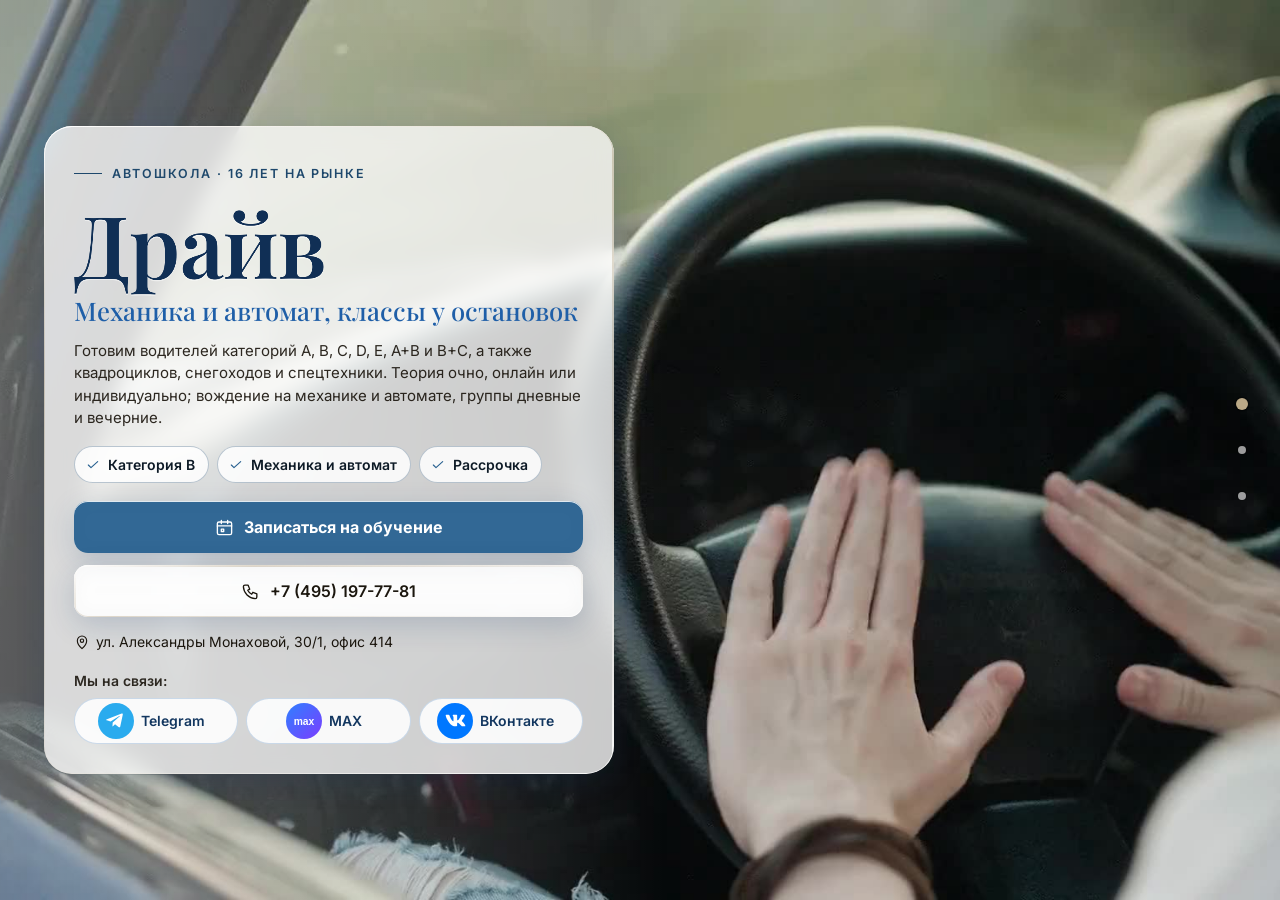
<file: index.html>
<!DOCTYPE html>
<html lang="ru" data-theme="light">
<head>
<meta charset="utf-8">
<meta name="viewport" content="width=device-width, initial-scale=1, viewport-fit=cover">
<title>Автошкола «Драйв» в Москве — права категории B, 40 филиалов, от 30 000 ₽</title>
<meta name="description" content="Автошкола «Драйв» в Москве: категории A, B, C, D, E, A+B, B+C, онлайн-теория, рассрочка без переплат, 40 филиалов. Категория B от 30 000 ₽. Телефон +7 495 197-77-81.">
<meta name="robots" content="noindex, nofollow, noarchive">
<meta name="geo.region" content="RU-SPE">
<meta name="geo.placename" content="Санкт-Петербург">
<meta name="geo.position" content="59.8944504;30.4585142">
<meta name="ICBM" content="59.8944504, 30.4585142">
<meta property="og:type" content="website">
<meta property="og:locale" content="ru_RU">
<meta property="og:site_name" content="Автошкола «Драйв»">
<meta property="og:title" content="Автошкола «Драйв» в Москве — права категории B, 40 филиалов, от 30 000 ₽">
<meta property="og:description" content="Автошкола «Драйв» в Москве: категории A, B, C, D, E, A+B, B+C, онлайн-теория, рассрочка без переплат, 40 филиалов. Категория B от 30 000 ₽. Телефон +7 495 197-77-81.">
<meta name="twitter:card" content="summary_large_image">
<meta name="twitter:title" content="Автошкола «Драйв» в Москве — права категории B, 40 филиалов, от 30 000 ₽">
<meta name="twitter:description" content="Автошкола «Драйв» в Москве: категории A, B, C, D, E, A+B, B+C, онлайн-теория, рассрочка без переплат, 40 филиалов. Категория B от 30 000 ₽. Телефон +7 495 197-77-81.">
<meta name="theme-color" content="#f0f8fe">
<link rel="icon" href="data:image/svg+xml,%3Csvg%20xmlns%3D%22http%3A//www.w3.org/2000/svg%22%20viewBox%3D%220%200%2064%2064%22%3E%3Crect%20width%3D%2264%22%20height%3D%2264%22%20rx%3D%2214%22%20fill%3D%22%231f5fa8%22/%3E%3Ccircle%20cx%3D%2232%22%20cy%3D%2232%22%20r%3D%2217%22%20fill%3D%22none%22%20stroke%3D%22%23fff%22%20stroke-width%3D%225%22/%3E%3Ccircle%20cx%3D%2232%22%20cy%3D%2232%22%20r%3D%225%22%20fill%3D%22%23ffc54d%22/%3E%3C/svg%3E">
<script>document.documentElement.classList.add('js');try{var _i=parseInt(localStorage.getItem('nb_fs2'),10),_f=[1,1.15,1.3,1.5][_i];if(_f)document.documentElement.style.setProperty('--fs',_f)}catch(e){}</script>
<style id="hero-timing">:root{--hero-d:1.2s}</style>
<link rel="preload" as="image" href="img/hero-poster.jpg" fetchpriority="high">
<!-- шрифты лежат внутри сайта: Google Fonts у российской аудитории режется -->
<style>
@font-face{font-family:'Inter';font-style:normal;font-weight:400;font-display:swap;src:url(assets/fonts/inter-400-cyrillic-ext.woff2) format('woff2');unicode-range:U+0460-052F, U+1C80-1C8A, U+20B4, U+2DE0-2DFF, U+A640-A69F, U+FE2E-FE2F}
@font-face{font-family:'Inter';font-style:normal;font-weight:400;font-display:swap;src:url(assets/fonts/inter-400-cyrillic.woff2) format('woff2');unicode-range:U+0301, U+0400-045F, U+0490-0491, U+04B0-04B1, U+2116}
@font-face{font-family:'Inter';font-style:normal;font-weight:400;font-display:swap;src:url(assets/fonts/inter-400-latin-ext.woff2) format('woff2');unicode-range:U+0100-02BA, U+02BD-02C5, U+02C7-02CC, U+02CE-02D7, U+02DD-02FF, U+0304, U+0308, U+0329, U+1D00-1DBF, U+1E00-1E9F, U+1EF2-1EFF, U+2020, U+20A0-20AB, U+20AD-20C0, U+2113, U+2C60-2C7F, U+A720-A7FF}
@font-face{font-family:'Inter';font-style:normal;font-weight:400;font-display:swap;src:url(assets/fonts/inter-400-latin.woff2) format('woff2');unicode-range:U+0000-00FF, U+0131, U+0152-0153, U+02BB-02BC, U+02C6, U+02DA, U+02DC, U+0304, U+0308, U+0329, U+2000-206F, U+20AC, U+2122, U+2191, U+2193, U+2212, U+2215, U+FEFF, U+FFFD}
@font-face{font-family:'Inter';font-style:normal;font-weight:500;font-display:swap;src:url(assets/fonts/inter-500-cyrillic-ext.woff2) format('woff2');unicode-range:U+0460-052F, U+1C80-1C8A, U+20B4, U+2DE0-2DFF, U+A640-A69F, U+FE2E-FE2F}
@font-face{font-family:'Inter';font-style:normal;font-weight:500;font-display:swap;src:url(assets/fonts/inter-500-cyrillic.woff2) format('woff2');unicode-range:U+0301, U+0400-045F, U+0490-0491, U+04B0-04B1, U+2116}
@font-face{font-family:'Inter';font-style:normal;font-weight:500;font-display:swap;src:url(assets/fonts/inter-500-latin-ext.woff2) format('woff2');unicode-range:U+0100-02BA, U+02BD-02C5, U+02C7-02CC, U+02CE-02D7, U+02DD-02FF, U+0304, U+0308, U+0329, U+1D00-1DBF, U+1E00-1E9F, U+1EF2-1EFF, U+2020, U+20A0-20AB, U+20AD-20C0, U+2113, U+2C60-2C7F, U+A720-A7FF}
@font-face{font-family:'Inter';font-style:normal;font-weight:500;font-display:swap;src:url(assets/fonts/inter-500-latin.woff2) format('woff2');unicode-range:U+0000-00FF, U+0131, U+0152-0153, U+02BB-02BC, U+02C6, U+02DA, U+02DC, U+0304, U+0308, U+0329, U+2000-206F, U+20AC, U+2122, U+2191, U+2193, U+2212, U+2215, U+FEFF, U+FFFD}
@font-face{font-family:'Inter';font-style:normal;font-weight:600;font-display:swap;src:url(assets/fonts/inter-600-cyrillic-ext.woff2) format('woff2');unicode-range:U+0460-052F, U+1C80-1C8A, U+20B4, U+2DE0-2DFF, U+A640-A69F, U+FE2E-FE2F}
@font-face{font-family:'Inter';font-style:normal;font-weight:600;font-display:swap;src:url(assets/fonts/inter-600-cyrillic.woff2) format('woff2');unicode-range:U+0301, U+0400-045F, U+0490-0491, U+04B0-04B1, U+2116}
@font-face{font-family:'Inter';font-style:normal;font-weight:600;font-display:swap;src:url(assets/fonts/inter-600-latin-ext.woff2) format('woff2');unicode-range:U+0100-02BA, U+02BD-02C5, U+02C7-02CC, U+02CE-02D7, U+02DD-02FF, U+0304, U+0308, U+0329, U+1D00-1DBF, U+1E00-1E9F, U+1EF2-1EFF, U+2020, U+20A0-20AB, U+20AD-20C0, U+2113, U+2C60-2C7F, U+A720-A7FF}
@font-face{font-family:'Inter';font-style:normal;font-weight:600;font-display:swap;src:url(assets/fonts/inter-600-latin.woff2) format('woff2');unicode-range:U+0000-00FF, U+0131, U+0152-0153, U+02BB-02BC, U+02C6, U+02DA, U+02DC, U+0304, U+0308, U+0329, U+2000-206F, U+20AC, U+2122, U+2191, U+2193, U+2212, U+2215, U+FEFF, U+FFFD}
@font-face{font-family:'Inter';font-style:normal;font-weight:700;font-display:swap;src:url(assets/fonts/inter-700-cyrillic-ext.woff2) format('woff2');unicode-range:U+0460-052F, U+1C80-1C8A, U+20B4, U+2DE0-2DFF, U+A640-A69F, U+FE2E-FE2F}
@font-face{font-family:'Inter';font-style:normal;font-weight:700;font-display:swap;src:url(assets/fonts/inter-700-cyrillic.woff2) format('woff2');unicode-range:U+0301, U+0400-045F, U+0490-0491, U+04B0-04B1, U+2116}
@font-face{font-family:'Inter';font-style:normal;font-weight:700;font-display:swap;src:url(assets/fonts/inter-700-latin-ext.woff2) format('woff2');unicode-range:U+0100-02BA, U+02BD-02C5, U+02C7-02CC, U+02CE-02D7, U+02DD-02FF, U+0304, U+0308, U+0329, U+1D00-1DBF, U+1E00-1E9F, U+1EF2-1EFF, U+2020, U+20A0-20AB, U+20AD-20C0, U+2113, U+2C60-2C7F, U+A720-A7FF}
@font-face{font-family:'Inter';font-style:normal;font-weight:700;font-display:swap;src:url(assets/fonts/inter-700-latin.woff2) format('woff2');unicode-range:U+0000-00FF, U+0131, U+0152-0153, U+02BB-02BC, U+02C6, U+02DA, U+02DC, U+0304, U+0308, U+0329, U+2000-206F, U+20AC, U+2122, U+2191, U+2193, U+2212, U+2215, U+FEFF, U+FFFD}
@font-face{font-family:'Playfair Display';font-style:normal;font-weight:500;font-display:swap;src:url(assets/fonts/playfair-display-500-cyrillic.woff2) format('woff2');unicode-range:U+0301, U+0400-045F, U+0490-0491, U+04B0-04B1, U+2116}
@font-face{font-family:'Playfair Display';font-style:normal;font-weight:500;font-display:swap;src:url(assets/fonts/playfair-display-500-latin-ext.woff2) format('woff2');unicode-range:U+0100-02BA, U+02BD-02C5, U+02C7-02CC, U+02CE-02D7, U+02DD-02FF, U+0304, U+0308, U+0329, U+1D00-1DBF, U+1E00-1E9F, U+1EF2-1EFF, U+2020, U+20A0-20AB, U+20AD-20C0, U+2113, U+2C60-2C7F, U+A720-A7FF}
@font-face{font-family:'Playfair Display';font-style:normal;font-weight:500;font-display:swap;src:url(assets/fonts/playfair-display-500-latin.woff2) format('woff2');unicode-range:U+0000-00FF, U+0131, U+0152-0153, U+02BB-02BC, U+02C6, U+02DA, U+02DC, U+0304, U+0308, U+0329, U+2000-206F, U+20AC, U+2122, U+2191, U+2193, U+2212, U+2215, U+FEFF, U+FFFD}
@font-face{font-family:'Playfair Display';font-style:normal;font-weight:600;font-display:swap;src:url(assets/fonts/playfair-display-600-cyrillic.woff2) format('woff2');unicode-range:U+0301, U+0400-045F, U+0490-0491, U+04B0-04B1, U+2116}
@font-face{font-family:'Playfair Display';font-style:normal;font-weight:600;font-display:swap;src:url(assets/fonts/playfair-display-600-latin-ext.woff2) format('woff2');unicode-range:U+0100-02BA, U+02BD-02C5, U+02C7-02CC, U+02CE-02D7, U+02DD-02FF, U+0304, U+0308, U+0329, U+1D00-1DBF, U+1E00-1E9F, U+1EF2-1EFF, U+2020, U+20A0-20AB, U+20AD-20C0, U+2113, U+2C60-2C7F, U+A720-A7FF}
@font-face{font-family:'Playfair Display';font-style:normal;font-weight:600;font-display:swap;src:url(assets/fonts/playfair-display-600-latin.woff2) format('woff2');unicode-range:U+0000-00FF, U+0131, U+0152-0153, U+02BB-02BC, U+02C6, U+02DA, U+02DC, U+0304, U+0308, U+0329, U+2000-206F, U+20AC, U+2122, U+2191, U+2193, U+2212, U+2215, U+FEFF, U+FFFD}
/* ===== Notary site — generator stylesheet (light warm base, dark theme by toggle) ===== */
:root{
  --p100:#665230; --p90:#97825e; --p80:#bba887; --p70:#c2b9a9; --p50:#dad5ce; --p40:#e0dedb;
  --p30:#eeece9; --p20:#f1f1f0; --p10:#f8f8f8; --n100:#0e0f11; --n90:#3c404b; --n10:#fff;

  --bg:var(--p10); --bg2:var(--p20); --bg3:var(--p30); --card:var(--n10); --text:var(--n100); --muted:var(--n90);
  --line:var(--p50); --line2:var(--p40); --accent:var(--p90); --accent-d:var(--p100); --accent-l:var(--p80); --accent-soft:var(--p30);
  --on-accent:#fff; --shadow:0 1px 10px rgba(51,51,51,.10); --shadow-lg:0 12px 40px rgba(30,24,10,.14);
  --hero-ov1:rgba(14,15,17,.72); --hero-ov2:rgba(14,15,17,.30); --sec-ov:rgba(248,248,248,.72);
  --ok:#2e8b57; --bad:#b4453b;
  /* те же цвета составляющими: rgba() понимают все браузеры, color-mix() — нет */
  --bg-rgb:248,248,248; --card-rgb:255,255,255; --accent-rgb:151,130,94; --ok-rgb:46,139,87;

  --zc:var(--fs); --fs:1; --vwu:calc(1vw / var(--fs)); --vhu:calc(1vh / var(--fs));   /* масштаб текста (А−/А+) и «честные» vw/vh под ним */
  --hdr-h:68px; --bar-h:70px; --vh:calc(100*var(--vhu)); --gap:24px; --radius:14px; --radius-s:10px;
  --font:"Inter",Tahoma,Arial,sans-serif; --serif:"Playfair Display",Georgia,"Times New Roman",serif;
  --ease:cubic-bezier(.65,.05,.36,1); --speed:520ms;
}
html[data-theme="dark"]{
  --bg:#17150f; --bg2:#1d1a13; --bg3:#252117; --card:#221e15; --text:#f1ebdf; --muted:#b9ae98;
  --line:#3a3325; --line2:#2f2a1e; --accent:#c9b17f; --accent-d:#e0cf9f; --accent-l:#8d7b58; --accent-soft:#2a251a;
  --on-accent:#17150f; --shadow:0 1px 12px rgba(0,0,0,.45); --shadow-lg:0 14px 40px rgba(0,0,0,.55);
  --hero-ov1:rgba(10,9,6,.80); --hero-ov2:rgba(10,9,6,.40); --sec-ov:rgba(16,15,12,.76);
  --bg-rgb:23,21,15; --card-rgb:34,30,21; --accent-rgb:201,177,127;
}

*,*::before,*::after{box-sizing:border-box}
/* А−/А+: весь сайт — шапка, плашки, меню, формы, окна — растёт пропорционально, как при увеличении масштаба в браузере */
html{-webkit-text-size-adjust:100%;scroll-behavior:auto;zoom:var(--fs,1)}
html,body{height:100%;margin:0;overflow:hidden;background:var(--bg);color:var(--text);
  font-family:var(--font);font-size:16px;line-height:1.55;-webkit-font-smoothing:antialiased}
body{overscroll-behavior:none;position:relative}
a{color:inherit;text-decoration:none}
img{display:block;max-width:100%}
button{font:inherit;color:inherit;background:none;border:0;padding:0;cursor:pointer}
input,select,textarea{font:inherit;color:inherit}
h1,h2,h3,h4,p{margin:0}
ul{margin:0;padding:0;list-style:none}
svg{display:block}
.ico{width:22px;height:22px;stroke:currentColor;fill:none;stroke-width:1.7;stroke-linecap:round;stroke-linejoin:round;flex:none}
.vh{position:absolute!important;width:1px;height:1px;overflow:hidden;clip:rect(0 0 0 0);white-space:nowrap}

/* ---------- typography helpers ---------- */
.kicker{display:inline-flex;align-items:center;gap:10px;font-size:13px;font-weight:600;letter-spacing:.14em;text-transform:uppercase;color:var(--accent)}
.kicker::before{content:"";width:28px;height:1px;background:var(--accent)}
.h2{font-size:clamp(26px,calc(3.2*var(--vwu,1vw)),40px);font-weight:600;letter-spacing:-.02em;line-height:1.12;margin-top:10px}
.lead{color:var(--muted);font-size:17px;max-width:640px;margin-top:12px}
.sec-head{margin-bottom:28px}
#contacts .sec-head{margin-bottom:18px}

/* ---------- buttons ---------- */
.btn{display:inline-flex;align-items:center;justify-content:center;gap:10px;min-height:48px;padding:0 22px;border-radius:999px;
  font-weight:600;font-size:15px;line-height:1;border:1.5px solid transparent;transition:background .25s,color .25s,border-color .25s,transform .2s,box-shadow .25s;white-space:nowrap}
.btn:active{transform:translateY(1px)}
.btn-primary{background:var(--accent-d);color:var(--on-accent);border-color:var(--accent-d)}
.btn-primary:hover{background:var(--accent);border-color:var(--accent);color:#fff}
html[data-theme="dark"] .btn-primary:hover{color:#17150f}
.btn-ghost{border-color:var(--line);color:var(--text);background:var(--card)}
.btn-ghost:hover{border-color:var(--accent);color:var(--accent-d)}
.btn-light{background:rgba(255,255,255,.14);color:#fff;border-color:rgba(255,255,255,.55);backdrop-filter:blur(6px)}
.btn-light:hover{background:#fff;color:var(--n100)}
.btn-white{background:#fff;color:var(--n100);border-color:#fff}
.btn-white:hover{background:var(--p30);border-color:var(--p30)}
.btn .ico{width:18px;height:18px}
.btn-sm{min-height:44px;padding:0 16px;font-size:14px}

/* ---------- header ---------- */
.hdr{position:fixed;top:0;left:0;right:0;height:var(--hdr-h);z-index:200;display:flex;align-items:center;
  zoom:calc(1 / var(--zc,1)); --vwu:1vw; --vhu:1vh;   /* А−/А+ шапку не трогают: она всегда как при 100 % (страница в zoom, шапка — встречный zoom) */
  background:rgba(var(--bg-rgb),.88);backdrop-filter:blur(12px);-webkit-backdrop-filter:blur(12px);
  border-bottom:1px solid var(--line2);transition:background .3s}
.hdr-in{width:100%;max-width:1280px;margin:0 auto;padding:0 28px;display:flex;align-items:center;gap:24px}
.brand{display:flex;align-items:center;gap:12px;min-width:0;min-height:44px}
.mono-img{object-fit:contain;background:#fff;padding:2px;box-sizing:border-box}
.mono{width:42px;height:42px;border-radius:12px;background:var(--accent-d);color:var(--on-accent);display:grid;place-items:center;
  font-family:var(--serif);font-size:20px;font-weight:600;flex:none;letter-spacing:.02em}
.brand-t{display:flex;flex-direction:column;line-height:1.15;min-width:0}
.brand-n{font-weight:600;font-size:15px;white-space:nowrap;overflow:hidden;text-overflow:ellipsis}
.brand-s{font-size:13px;color:var(--muted);white-space:nowrap;overflow:hidden;text-overflow:ellipsis}
.nav{display:flex;align-items:center;gap:4px;margin-left:auto}
.nav > li{position:relative}
.nav-a{display:inline-flex;align-items:center;gap:6px;min-height:44px;padding:10px 12px;border-radius:8px;font-size:14px;font-weight:500;color:var(--text);opacity:.8;transition:opacity .2s,background .2s}
.nav-a:hover,.nav-a.cur,.nav > li.open > .nav-a{opacity:1;background:var(--bg3)}
.nav-a .chev{width:14px;height:14px;transition:transform .25s}
.nav > li.open > .nav-a .chev{transform:rotate(180deg)}
.hdr-tools{display:flex;align-items:center;gap:6px;margin-left:8px}
.tool{width:44px;height:44px;border-radius:10px;display:grid;place-items:center;color:var(--text);opacity:.8;transition:background .2s,opacity .2s}
.tool:hover{background:var(--bg3);opacity:1}
.tool .ico{width:20px;height:20px}
.tool-lang{width:auto;padding:0 10px;gap:6px;font-size:13px;font-weight:600;letter-spacing:.04em;display:flex;align-items:center}
.lang-wrap{position:relative}
.lang-dd{position:absolute;right:0;top:calc(100% + 8px);background:var(--card);border:1px solid var(--line);border-radius:12px;box-shadow:var(--shadow-lg);
  padding:6px;min-width:190px;display:none;z-index:210}
.lang-wrap.open .lang-dd{display:block}
.lang-dd button,.lang-dd a{display:flex;width:100%;align-items:center;gap:10px;min-height:44px;padding:9px 12px;border-radius:8px;font-size:14px;text-align:left}
.lang-dd button:hover,.lang-dd a:hover{background:var(--bg3)}
.lang-dd button.cur,.lang-dd a.cur{color:var(--accent-d);font-weight:600}
.lang-dd b{font-size:13px;letter-spacing:.08em;width:26px;color:var(--muted)}
.hdr-book{margin-left:4px}
.burger{display:none}
.moon,.sun{display:none}
html[data-theme="dark"] .sun{display:block}
html:not([data-theme="dark"]) .moon{display:block}

/* mega menu */
.mega{position:absolute;left:50%;top:calc(100% + 10px);transform:translateX(-50%);width:min(980px,calc(calc(100*var(--vwu,1vw)) - 40px));
  background:var(--card);border:1px solid var(--line);border-radius:16px;box-shadow:var(--shadow-lg);padding:20px;display:none;z-index:210}
.nav > li.open > .mega{display:block}
.mega-head{display:flex;justify-content:space-between;align-items:baseline;gap:16px;padding:0 6px 14px;border-bottom:1px solid var(--line2);margin-bottom:12px}
.mega-head b{font-size:14px}
.mega-head span{font-size:13px;color:var(--muted)}
.mega-grid{display:grid;grid-template-columns:repeat(2,1fr);gap:4px}
.mega-it{display:flex;gap:12px;align-items:flex-start;padding:10px 12px;border-radius:10px;text-align:left;width:100%;transition:background .2s}
.mega-it:hover{background:var(--bg3)}
.mega-it .cic{width:38px;height:38px;border-radius:10px;background:var(--accent-soft);color:var(--accent-d);display:grid;place-items:center;flex:none}
.mega-it .cic .ico{width:20px;height:20px}
.mega-it b{display:block;font-size:14px;font-weight:600}
.mega-it small{display:block;font-size:13px;color:var(--muted);line-height:1.35;margin-top:2px}
.mega-it em{font-style:normal;font-size:13px;color:var(--accent);margin-top:3px;display:block}

/* mobile menu */
.mmenu{position:fixed;top:calc(var(--hdr-h) / var(--zc,1));left:0;right:0;bottom:var(--bar-h);z-index:190;background:var(--bg);overflow-y:auto;padding:14px 18px 30px;display:none}
.mmenu.open{display:block}
.mmenu a,.mmenu .macc > button{display:flex;align-items:center;justify-content:space-between;width:100%;padding:14px 6px;border-bottom:1px solid var(--line2);font-size:17px;font-weight:500;text-align:left}
.mmenu .macc > button .chev{width:18px;height:18px;transition:transform .25s}
.mmenu .macc.open > button .chev{transform:rotate(180deg)}
.mmenu .macc-list{display:none;padding:4px 0 8px}
.mmenu .macc.open .macc-list{display:block}
.mmenu .macc-list button{display:flex;align-items:center;gap:12px;width:100%;padding:11px 8px;border-radius:10px;text-align:left;font-size:15px}
.mmenu .macc-list button:hover{background:var(--bg3)}
.mmenu .macc-list .cic{width:32px;height:32px;border-radius:8px;background:var(--accent-soft);color:var(--accent-d);display:grid;place-items:center;flex:none}
.mmenu .macc-list .cic .ico{width:17px;height:17px}
.mmenu-foot{display:flex;flex-wrap:wrap;gap:8px;margin-top:18px}
.mmenu-foot .btn{flex:1}

/* ---------- full-page scroller ---------- */
.fp{position:relative;width:100%;height:var(--vh);overflow:hidden}
.fp-track{will-change:transform;transition:transform var(--speed) var(--ease)}
.fp-track.no-anim{transition:none}
.sec{position:relative;height:var(--vh);width:100%;overflow:hidden}
.sec-scroll{height:100%;overflow-y:auto;overflow-x:hidden;display:flex;flex-direction:column;
  padding:calc(var(--hdr-h) / var(--zc,1) + 20px) 28px calc(var(--bar-h) + 96px);-webkit-overflow-scrolling:touch;scrollbar-width:thin;scrollbar-color:var(--line) transparent}
.wrap{margin:auto;width:100%;max-width:1180px}
.sec-alt{background:var(--bg2)}

/* reveal animation */
.rv{opacity:0;transform:translateY(18px);transition:opacity .7s ease,transform .7s ease;transition-delay:calc(var(--i,0) * 90ms)}
.sec.active .rv{opacity:1;transform:none}

/* side dots */
.dots{position:fixed;right:16px;top:50%;transform:translateY(-50%);z-index:150;display:flex;flex-direction:column;gap:2px}
.dots button{position:relative;width:44px;height:44px;display:grid;place-items:center}
.dots button::after{content:"";width:8px;height:8px;border-radius:50%;background:var(--muted);opacity:.45;transition:transform .25s,opacity .25s,background .25s}
.dots button:hover::after{opacity:.9}
.dots button.cur::after{background:var(--accent);opacity:1;transform:scale(1.5)}
.dots button span{position:absolute;right:32px;top:50%;transform:translateY(-50%) translateX(6px);background:var(--n100);color:#fff;font-size:13px;
  padding:5px 10px;border-radius:6px;white-space:nowrap;opacity:0;pointer-events:none;transition:opacity .2s,transform .2s}
.dots button:hover span{opacity:1;transform:translateY(-50%)}
.sec-hero ~ .dots{color:#fff}
body[data-sec="0"] .dots button::after{background:#fff}
body[data-sec="0"] .dots button.cur::after{background:var(--p80)}

.sec:not(.sec-hero) .sec-scroll{position:relative;z-index:1}

.status{display:inline-flex;align-items:center;gap:8px;padding:8px 14px 8px 10px;border-radius:999px;background:rgba(255,255,255,.12);border:1px solid rgba(255,255,255,.28);font-size:13px;backdrop-filter:blur(6px)}
.status i{width:9px;height:9px;border-radius:50%;background:#7bd389;box-shadow:0 0 0 3px rgba(123,211,137,.28)}
.status.closed i{background:#f08a7e;box-shadow:0 0 0 3px rgba(240,138,126,.28)}
.status.soon i{background:#f0c674;box-shadow:0 0 0 3px rgba(240,198,116,.28)}
.status span{opacity:.85}
.addr-link{display:inline-flex;align-items:center;gap:6px;border-bottom:1px solid currentColor;padding:13px 0 14px;margin:-13px 0 -14px;transition:color .2s}
.addr-link:hover{color:var(--accent)}
.addr-link .ico{width:16px;height:16px}

/* ---------- services ---------- */
.svc-grid{display:grid;grid-template-columns:repeat(5,1fr);gap:14px}
.svc{display:flex;flex-direction:column;align-items:flex-start;gap:10px;padding:18px 16px 16px;border-radius:var(--radius);background:var(--card);border:1px solid var(--line2);
  text-align:left;min-height:170px;transition:transform .25s,box-shadow .25s,border-color .25s;position:relative}
.svc:hover{transform:translateY(-3px);box-shadow:var(--shadow-lg);border-color:var(--accent-l)}
.svc .cic{width:44px;height:44px;border-radius:12px;background:var(--accent-soft);color:var(--accent-d);display:grid;place-items:center}
.svc b{font-size:15px;font-weight:600;line-height:1.3}
.svc small{font-size:13px;color:var(--muted);line-height:1.35}
.svc em{font-style:normal;font-size:13px;color:var(--accent);margin-top:auto;padding-top:6px;display:inline-flex;align-items:center;gap:4px}
.svc em .ico{width:12px;height:12px}

/* ---------- about ---------- */
.about{display:grid;grid-template-columns:1.15fr .85fr;gap:48px;align-items:start}
.about-txt p{color:var(--muted);margin-top:14px;font-size:16px}
.about-txt p:first-of-type{color:var(--text)}
.quote{margin-top:22px;padding:16px 20px;border-left:3px solid var(--accent);background:var(--card);border-radius:0 12px 12px 0;font-family:var(--serif);font-size:18px;line-height:1.45;color:var(--text)}
.creds{display:grid;gap:10px}
.cred{display:flex;gap:14px;align-items:center;padding:14px 16px;border-radius:12px;background:var(--card);border:1px solid var(--line2)}
.cred .cic{width:40px;height:40px;border-radius:10px;background:var(--accent-soft);color:var(--accent-d);display:grid;place-items:center;flex:none}
.cred .cic .ico{width:20px;height:20px}
.cred small{display:block;font-size:13px;color:var(--muted);text-transform:uppercase;letter-spacing:.06em}
.cred b{display:block;font-size:15px;font-weight:600;line-height:1.3}
.chips{display:flex;flex-wrap:wrap;gap:8px;margin-top:16px}
.chips li{padding:8px 14px;border-radius:999px;border:1px solid var(--accent-l);color:var(--accent-d);font-size:13.5px;font-weight:500;background:var(--card)}
.strong-lbl{margin-top:22px;font-size:13px;text-transform:uppercase;letter-spacing:.1em;color:var(--muted)}

/* ---------- how ---------- */
.steps{display:grid;grid-template-columns:repeat(5,1fr);gap:16px;position:relative;margin-top:14px}
.steps::before{content:"";position:absolute;left:8%;right:8%;top:30px;height:1px;background:var(--line)}
.step{position:relative;padding:0 8px}
.step-n{width:60px;height:60px;border-radius:50%;background:var(--card);border:1.5px solid var(--accent-l);color:var(--accent-d);display:grid;place-items:center;
  font-family:var(--serif);font-size:24px;font-weight:600;position:relative;z-index:1;transition:background .4s,color .4s}
.sec.active .step-n{animation:pop .6s var(--ease) both;animation-delay:calc(var(--i) * 140ms + 150ms)}
@keyframes pop{0%{transform:scale(.6);opacity:0}60%{transform:scale(1.08);opacity:1}100%{transform:scale(1)}}
.step b{display:block;margin-top:16px;font-size:17px;font-weight:600}
.step p{color:var(--muted);font-size:14.5px;margin-top:6px}

/* ---------- reviews ---------- */
.reviews{display:grid;grid-template-columns:300px 1fr;gap:28px;align-items:start}
.rsum{background:var(--card);border:1px solid var(--line2);border-radius:var(--radius);padding:26px 24px;text-align:center}
.rsum .big{font-family:var(--serif);font-size:64px;line-height:1;font-weight:500;color:var(--accent-d)}
.stars{display:inline-flex;gap:3px;--fill:100%}
.stars svg{width:20px;height:20px}
.stars .st{fill:var(--line);stroke:none}
.stars .st.on{fill:#e7b73b}
.stars .st.half{fill:url(#halfgrad)}
.rsum .stars{margin-top:8px}
.rsum p{color:var(--muted);font-size:13.5px;margin-top:10px;line-height:1.4}
.rsum .btn{margin-top:16px;width:100%}
.rsum .gis{display:block;margin:10px 0 -14px;padding:14px 0;font-size:13px;color:var(--accent-d);text-decoration:underline;text-underline-offset:3px}
.rgrid{display:grid;grid-template-columns:repeat(2,1fr);gap:14px}
.rev{background:var(--card);border:1px solid var(--line2);border-radius:var(--radius);padding:20px;display:flex;flex-direction:column;gap:10px}
.rev .stars svg{width:15px;height:15px}
.rev p{font-size:14.5px;line-height:1.5;flex:1}
.rev p::before{content:"“";font-family:var(--serif);color:var(--accent);font-size:22px;line-height:0;margin-right:4px;vertical-align:-6px}
.rev-meta{display:flex;flex-wrap:wrap;justify-content:space-between;gap:4px 10px;align-items:baseline;font-size:13px;color:var(--muted)}
.rev-meta b{color:var(--text);font-weight:600}
.rev-src{display:inline-flex;align-items:center;gap:5px;white-space:nowrap;margin-left:auto}
.rev-src i{width:6px;height:6px;border-radius:50%;background:var(--accent)}
.rev-sample{color:var(--muted);font-style:italic;opacity:.85}
.rev-real{color:var(--accent-d);font-weight:600}
.rev-real i{background:var(--ok)}
.rev-is-real{border-color:var(--accent-l)}
.demo-note{margin-top:14px;max-width:760px;font-size:13.5px;line-height:1.45;color:var(--muted);background:var(--accent-soft);
  border-left:3px solid var(--accent);border-radius:0 8px 8px 0;padding:8px 12px}
.rnote{margin-top:14px;font-size:13px;color:var(--muted)}

/* ---------- faq ---------- */
.faq{display:grid;grid-template-columns:1fr 1fr;gap:0 32px;align-items:start}
.faq-col{display:flex;flex-direction:column}
.fq{border-bottom:1px solid var(--line)}
.fq > button{display:flex;width:100%;align-items:center;justify-content:space-between;gap:16px;min-height:44px;padding:16px 4px;text-align:left;font-weight:600;font-size:15.5px;line-height:1.35}
.fq > button .pl{width:26px;height:26px;border-radius:50%;border:1px solid var(--line);display:grid;place-items:center;flex:none;color:var(--accent-d);transition:transform .3s,background .3s}
.fq > button .pl .ico{width:14px;height:14px}
.fq.open > button .pl{transform:rotate(45deg);background:var(--accent-soft)}
.fq-a{display:grid;grid-template-rows:0fr;transition:grid-template-rows .35s var(--ease)}
.fq.open .fq-a{grid-template-rows:1fr}
.fq-a > div{overflow:hidden}
.fq-a p{color:var(--muted);font-size:14.5px;padding:0 4px 16px;line-height:1.55}
.fq-a .faq-note{font-size:13px;color:var(--accent-d);padding-bottom:6px}
.fq-a .faq-note:empty{display:none}

/* ---------- contacts ---------- */
.contacts{display:grid;grid-template-columns:1fr 1.05fr 1fr;gap:18px;align-items:stretch}
.contacts .cbox{padding:16px 18px}
.cbox{background:var(--card);border:1px solid var(--line2);border-radius:var(--radius);padding:20px}
.cl{display:grid;gap:12px}
.cl li{display:flex;gap:12px;align-items:flex-start}
.cl .cic{width:36px;height:36px;border-radius:10px;background:var(--accent-soft);color:var(--accent-d);display:grid;place-items:center;flex:none}
.cl .cic .ico{width:18px;height:18px}
.cl small{display:block;font-size:13px;color:var(--muted);text-transform:uppercase;letter-spacing:.06em}
.cl b{display:block;font-weight:500;font-size:15px;line-height:1.4}
.cl a.tel,.cl a.mail{display:block;padding:14px 0;margin:-14px 0}
.cl a.tel:hover,.cl a.mail:hover{color:var(--accent-d)}
.hours-link{display:inline-block;font-size:13px;color:var(--accent-d);text-decoration:underline;text-underline-offset:3px;padding:14px 0;margin:-14px 0}
.cl .msgs{display:flex;gap:8px;margin-top:4px;flex-wrap:wrap}
.cl .msgs a{display:inline-flex;align-items:center;gap:6px;padding:6px 10px;border-radius:8px;border:1px solid var(--line);font-size:13px;min-height:44px}
.cl .msgs a .ico{width:16px;height:16px}
.mapbox{display:flex;flex-direction:column;gap:12px;padding:12px}
.map{flex:1;min-height:280px;border-radius:10px;overflow:hidden;border:1px solid var(--line);background:var(--bg3);position:relative}
.map iframe{width:100%;height:100%;border:0;position:absolute;inset:0}
.map-actions{display:flex;gap:8px;flex-wrap:wrap}
.map-actions .btn{flex:1;min-height:44px;font-size:14px;padding:0 12px}

/* form */
.form h3{font-size:19px;font-weight:600}
.form .fdesc{color:var(--muted);font-size:13.5px;margin-top:6px}
.fg{display:grid;gap:8px;margin-top:12px}
.f2{display:grid;grid-template-columns:1fr 1fr;gap:10px}
.fld{display:flex;flex-direction:column;gap:4px}
.fld label{font-size:13px;color:var(--muted);font-weight:500}
.fld input,.fld select,.fld textarea{width:100%;background:var(--bg);border:1px solid var(--line);border-radius:10px;padding:8px 12px;font-size:14px;transition:border-color .2s,box-shadow .2s;min-height:44px}
.fld textarea{min-height:48px;resize:vertical}
.fld input:focus,.fld select:focus,.fld textarea:focus{outline:0;border-color:var(--accent);box-shadow:0 0 0 3px rgba(var(--accent-rgb),.22)}
.fld.err input,.fld.err select{border-color:var(--bad)}
.ferr{font-size:13px;color:var(--bad);display:none}
.fld.err .ferr{display:block}
.fnote{font-size:13px;color:var(--muted);margin-top:8px;line-height:1.4}
.fok{display:none;margin-top:10px;padding:10px 12px;border-radius:10px;background:rgba(var(--ok-rgb),.12);color:var(--ok);font-size:13.5px}
.fok.show{display:block}

.foot{margin-top:18px;padding-top:12px;padding-left:250px;flex-wrap:nowrap;align-items:flex-start;border-top:1px solid var(--line2);display:flex;justify-content:space-between;gap:16px;flex-wrap:wrap;font-size:13px;color:var(--muted)}
.foot p{max-width:none}
.foot .fl{white-space:nowrap;flex:none}
.foot .fl a{margin-left:14px;padding:14px 0;margin-top:-14px;margin-bottom:-14px;display:inline-block;min-width:44px;text-align:center;text-decoration:underline;text-underline-offset:3px}

/* ---------- bottom bar ---------- */
.bar{position:fixed;inset:auto 0 0;z-index:300;background:var(--card);box-shadow:0 -1px 10px rgba(51,51,51,.1);border-top:1px solid var(--line2);
  padding:6px 0;padding-bottom:calc(6px + env(safe-area-inset-bottom,0px))}
.bar-in{display:flex;justify-content:space-around;align-items:center;max-width:1080px;margin:0 auto}
.bi{display:flex;flex-direction:column;align-items:center;gap:5px;padding:8px 24px;border-radius:10px;font-size:13.5px;line-height:1;color:var(--text);opacity:.65;
  transition:opacity .3s,background .3s,color .3s;flex:1;max-width:190px;min-width:0}
.bi span{white-space:nowrap;max-width:100%;overflow:hidden;text-overflow:ellipsis}
.bi .ico{width:24px;height:24px}
.bi:hover{opacity:1;background:var(--bg3)}
.bi.cur{opacity:1;color:var(--accent-d)}


/* ---------- modals ---------- */
.modal{position:fixed;inset:0;z-index:400;background:rgba(14,15,17,.62);display:none;align-items:center;justify-content:center;padding:20px}
.modal.open{display:flex}
.mbox{background:var(--card);color:var(--text);border-radius:18px;width:100%;max-width:560px;max-height:min(calc(86*var(--vhu,1vh)),860px);overflow:auto;padding:26px 26px 22px;position:relative;box-shadow:var(--shadow-lg);
  animation:mup .3s var(--ease)}
@keyframes mup{from{opacity:0;transform:translateY(16px) scale(.98)}to{opacity:1;transform:none}}
.mbox-lg{max-width:760px}
.mclose{position:absolute;top:12px;right:12px;width:44px;height:44px;border-radius:50%;display:grid;place-items:center;color:var(--muted)}
.mclose:hover{background:var(--bg3);color:var(--text)}
.mbox h3{font-size:22px;font-weight:600;padding-right:36px}
.mbox .msub{color:var(--muted);font-size:14px;margin-top:4px}
.hours-t{width:100%;border-collapse:collapse;margin-top:16px;font-size:15px}
.hours-t td{padding:9px 6px;border-bottom:1px solid var(--line2)}
.hours-t td:last-child{text-align:right;font-weight:500;white-space:nowrap}
.hours-t tr.today td{color:var(--accent-d);font-weight:600}
.hours-t tr.today td:first-child::after{content:" · " attr(data-today);font-weight:400;font-size:13px;color:var(--muted)}
.hours-t tr.off td:last-child{color:var(--muted);font-weight:400}
.mnote{margin-top:14px;padding:12px 14px;border-radius:10px;background:var(--bg2);font-size:13.5px;color:var(--muted)}
.mnote b{display:block;color:var(--text);margin-bottom:3px;font-size:13px}
.mcontacts{display:flex;flex-wrap:wrap;gap:8px;margin-top:14px}
.mcontacts a{display:inline-flex;align-items:center;gap:7px;min-height:44px;padding:9px 13px;border-radius:10px;border:1px solid var(--line);font-size:13.5px}
.mcontacts a .ico{width:16px;height:16px}
.mcontacts a:hover{border-color:var(--accent)}
/* способы записи: позвонить, написать на почту, заказать обратный звонок */
.bk-opts{display:grid;gap:10px;margin-top:14px}
.bk-opt{display:flex;align-items:center;gap:14px;min-height:60px;padding:10px 16px;border-radius:14px;border:1px solid var(--line);background:var(--bg3);color:var(--text);font-size:16px;font-weight:600;text-align:left;text-decoration:none;transition:border-color .2s,background .2s}
.bk-opt:hover{border-color:var(--accent);background:var(--accent-soft)}
.bk-opt .ico{width:24px;height:24px;color:var(--accent-d);flex:none}
.bk-opt small{display:block;font-weight:400;font-size:13px;color:var(--muted);margin-top:1px}
.mbox-book{max-width:440px}
/* оплата значками, подпись у общего телефона */
.pay-pills{display:flex;flex-wrap:wrap;gap:6px;margin-top:5px}
.pay-pill{display:inline-flex;align-items:center;gap:6px;padding:4px 11px 4px 9px;border-radius:999px;border:1px solid var(--line);background:var(--bg3);font-size:13px;font-weight:600;line-height:1.3;white-space:nowrap}
.pay-pill .ico{width:15px;height:15px;color:var(--accent-d)}
.pay-pill.pay-logo{background:#fff;border-color:rgba(0,0,0,.12);padding:3px 11px;min-height:28px}
.pay-pill.pay-logo img{display:block;height:17px;width:auto}
.pay-pill.pay-logo img[src$="sbp.svg"]{height:20px}

.brand-t{display:flex;flex-direction:column;justify-content:center;gap:2px;line-height:1.1;min-width:0}
.brand-s{display:block;font-size:10.5px;font-weight:600;letter-spacing:.16em;text-transform:uppercase;color:var(--muted);white-space:nowrap;overflow:visible;text-overflow:clip}
.brand-n{font-size:16px;font-weight:600;white-space:nowrap;overflow:visible;text-overflow:clip}
.nav-a{white-space:nowrap}
#navServices{position:static}
.mega{max-height:calc(calc(100*var(--vhu,1vh)) - var(--hdr-h) - 24px);overflow-y:auto;top:calc(100% + 6px);width:min(980px,calc(calc(100*var(--vwu,1vw)) - 32px))}
@media screen and (max-width:760px){.mega-grid{grid-template-columns:1fr}}
@media screen and (max-width:479px){.brand-t{display:flex}.brand-s{font-size:9px;letter-spacing:.14em}.brand-n{font-size:12.5px;white-space:normal;line-height:1.12}}
.bk-inline{grid-template-columns:repeat(3,1fr);gap:8px}
.bk-inline .bk-opt{flex-direction:column;justify-content:center;gap:5px;min-height:76px;padding:9px 6px;font-size:13.5px;text-align:center;line-height:1.2}
.bk-inline .bk-opt .ico{width:22px;height:22px}
.bk-inline .bk-opt small{display:none}
/* services modal */
.svc-list{margin-top:16px;display:grid;grid-template-columns:1fr 1fr;gap:6px}
.svc-list button{display:flex;gap:10px;align-items:center;width:100%;min-height:44px;text-align:left;padding:10px 12px;border-radius:10px;font-size:14px;line-height:1.35;border:1px solid var(--line2);background:var(--bg)}
.svc-list button:hover{border-color:var(--accent);background:var(--accent-soft)}
.svc-list button .ico{width:16px;height:16px;color:var(--accent);margin-top:2px}
.mhint{font-size:13px;color:var(--muted);margin-top:12px}
.mhead{display:flex;gap:14px;align-items:center;padding-right:36px}
.mhead .cic{width:48px;height:48px;border-radius:12px;background:var(--accent-soft);color:var(--accent-d);display:grid;place-items:center;flex:none}

/* ---------- responsive ---------- */
@media (max-width:1200px){
  .svc-grid{grid-template-columns:repeat(5,1fr)}
  .svc{min-height:160px;padding:14px}
  .svc small{display:none}
}
@media screen and (max-width:991px){
  :root{--hdr-h:62px}
  .nav,.hdr-book{display:none}
  .burger{display:grid}
  .hdr-in{padding:0 18px;gap:12px}
}
@media (max-width:991px){
  :root{--bar-h:64px}
  .sec-scroll{padding:calc(var(--hdr-h) / var(--zc,1) + 16px) 22px calc(var(--bar-h) + 96px)}
  .dots{right:8px;gap:8px}
  .dots button span{display:none}
  .svc-grid{grid-template-columns:repeat(3,1fr);gap:10px}
  .svc{min-height:0}
  .about{grid-template-columns:1fr;gap:22px}
  .steps{grid-template-columns:repeat(5,1fr);gap:10px}
  .step-n{width:48px;height:48px;font-size:20px}
  .step b{font-size:15px}.step p{font-size:13px}
  .reviews{grid-template-columns:1fr;gap:16px}
  .rsum{display:flex;align-items:center;gap:18px;text-align:left;padding:16px 18px}
  .rsum .big{font-size:44px}.rsum .stars{margin:0}.rsum p{margin:0;flex:1}.rsum .btn{margin:0;width:auto}.rsum .gis{display:none}
  .faq{grid-template-columns:1fr;gap:0}
  .contacts{grid-template-columns:1fr 1fr}
  .foot{padding-left:0}
  .contacts .form{grid-column:1 / -1}
  .map{min-height:240px}
  .bi{padding:10px 12px;font-size:13px}
}
@media (max-width:767px){
  :root{--bar-h:62px}
  .h2{font-size:26px}
  .lead{font-size:15px}
  .sec-head{margin-bottom:18px}
  .sec-scroll{padding-left:16px;padding-right:16px}
  .svc-grid{grid-template-columns:repeat(2,1fr);gap:10px}
  .svc{padding:12px;gap:8px}
  .svc .cic{width:36px;height:36px}
  .svc b{font-size:13.5px}
  .svc em{display:none}
  .steps{grid-template-columns:1fr;gap:12px}
  .steps::before{left:24px;right:auto;top:10px;bottom:10px;height:auto;width:1px}
  .step{display:grid;grid-template-columns:48px 1fr;gap:14px;align-items:start;padding:0}
  .step-n{grid-row:1 / span 2}
  .step b{margin-top:10px;grid-column:2}
  .step p{grid-column:2;margin-top:2px}
  .rgrid{display:flex;overflow-x:auto;gap:12px;scroll-snap-type:x mandatory;padding-bottom:8px;margin:0 -16px;padding-left:16px;padding-right:16px;scrollbar-width:none}
  .rgrid::-webkit-scrollbar{display:none}
  .rev{flex:0 0 82%;scroll-snap-align:start}
  .rsum{flex-wrap:wrap;gap:12px}
  .rsum p{flex-basis:100%}
  .contacts{grid-template-columns:1fr;gap:14px}
  .contacts .form{grid-column:auto}
  .cbox{padding:16px}
  .map{min-height:220px}
  .f2{grid-template-columns:1fr}
  .foot{flex-direction:column;gap:8px;padding-left:0}
  .bi{padding:8px 4px;font-size:13px;gap:4px}
  .bi .ico{width:22px;height:22px}
  .sec-scroll{padding-bottom:calc(var(--bar-h) + 66px)}
  .mmenu{padding-bottom:80px}
  .demo-note{font-size:13px;padding:7px 10px}
  .mbox{padding:22px 18px 18px;border-radius:16px}
  .svc-list{grid-template-columns:1fr}
  .dots{right:6px;gap:0}
  .dots button{width:44px;height:44px}
  .dots button::after{width:6px;height:6px}
}
@media screen and (max-width:479px){
  :root{--hdr-h:58px}
  .mono{width:36px;height:36px;font-size:17px;border-radius:10px}
  .brand-n{font-size:14px}
  /* тапы в шапке доведены до 44px (см. .tool ниже) — на самой узкой ширине
     текстовому названию рядом с логотипом уже не хватает места без обрезки,
     поэтому в шапке оставляем только логотип-ссылку */
  .tool{width:44px;height:44px}
  .tool-lang{padding:0 8px;width:auto}
  .tool-lang .ico{display:none}
}
@media (max-width:479px){
  :root{--bar-h:60px}
  .svc{padding:11px 10px}
  .svc b{font-size:13px}
  .bi{padding:6px 2px;font-size:13px;gap:4px;width:100%;max-width:none;letter-spacing:-.01em}
  .bi .ico{width:20px;height:20px}
  .bar{padding:5px 0}
  .cl b{font-size:14px}
}
@media (max-height:640px) and (min-width:768px){
  .svc{min-height:0}
}
@media (prefers-reduced-motion:reduce){
  .fp-track{transition-duration:0s}
  .rv{transition:none;opacity:1;transform:none}
}


/* пометка «демонстрационный проект» в подвале */
.foot-demo{margin-top:.5em;font-size:13px;line-height:1.45;opacity:.62}
.foot-demo a{padding:14px 0;margin:-14px 0;display:inline-block;min-width:44px;text-decoration:underline}

/* --- материалы конторы (перенесённый контент клиента) --- */
.info-links{display:flex;flex-wrap:wrap;gap:10px;justify-content:center;margin-top:26px}
.info-links .ilink{display:inline-flex;align-items:center;gap:8px;min-height:44px;padding:9px 16px;border-radius:999px;border:1px solid var(--line);background:var(--card);color:var(--text);font:inherit;font-size:14px;cursor:pointer;transition:background .2s,border-color .2s}
.info-links .ilink:hover{border-color:var(--accent-d);background:var(--bg-alt)}
.info-tabs{display:flex;flex-wrap:wrap;gap:8px;margin:14px 0 4px}
.info-tabs button{min-height:44px;padding:7px 13px;border-radius:999px;border:1px solid var(--line);background:transparent;color:var(--text);font:inherit;font-size:13px;cursor:pointer}
.info-tabs button[aria-selected="true"]{background:var(--accent-d);border-color:var(--accent-d);color:#fff}
.info-body{max-height:min(calc(56*var(--vhu,1vh)),520px);overflow:auto;margin-top:10px;padding-right:4px}
.info-note{font-size:13px;opacity:.7;margin:6px 0 10px}
.info-i{border-bottom:1px solid var(--line)}
.info-i > button{width:100%;display:flex;justify-content:space-between;align-items:center;gap:12px;padding:13px 2px;background:none;border:0;color:inherit;font:inherit;font-weight:600;text-align:left;cursor:pointer}
.info-i > button .pl{width:26px;height:26px;border-radius:50%;border:1px solid var(--line);display:grid;place-items:center;flex:none;color:var(--accent-d);transition:transform .3s,background .3s}
.info-i > button .pl .ico{width:14px;height:14px}
.info-i.open > button .pl{transform:rotate(45deg);background:var(--accent-soft)}
.info-i > div{display:none;padding:0 2px 14px;font-size:15px;line-height:1.62}
.info-i.open > div{display:block}
.info-i p{margin:0 0 10px}
.info-i h4{margin:14px 0 6px;font-size:15px}
.info-i ul{margin:0 0 10px;padding-left:20px}
.info-i li{margin:0 0 5px}
.info-i table{width:100%;border-collapse:collapse;margin:0 0 12px;font-size:14px}
.info-i th,.info-i td{border:1px solid var(--line);padding:7px 9px;text-align:left;vertical-align:top}
.info-f{display:inline-flex;align-items:center;gap:7px;margin:0 8px 8px 0;min-height:44px;padding:7px 12px;border:1px solid var(--line);border-radius:8px;font-size:13px;text-decoration:none;color:var(--accent-d)}
.info-src{display:block;font-size:13px;opacity:.55;margin-top:8px}

/* мобильный: экран должен помещаться целиком, без прокрутки внутри секции —
   поэтому убираем самое объёмное (встроенная карта заменяется кнопкой) и поджимаем формы */
@media (max-width:760px){
  .mapbox .map{display:none}
  .mapbox{padding:0;background:none;border:0}
  /* карточка со списком контактов на телефоне не нужна: адрес, телефон, часы —
     в нижней плашке; прячем её целиком, иначе остаётся пустая рамка */
  #contacts .cbox-info{display:none}
  .foot{padding-left:0;font-size:13px;gap:8px}
  .foot .fl{white-space:normal;flex:1 1 auto}
  .foot .fl a{margin:-14px 12px -14px 0;padding:14px 0;display:inline-block}
  .form .fld{margin-bottom:8px}
  .reviews .rev:nth-child(n+4){display:none}
  .creds .cred:nth-child(n+4){display:none}
  /* второстепенное на телефоне убираем: метро и оплата есть в модалке часов,
     язык и удобное время можно написать в комментарии */
  .cl li.li-metro,.cl li.li-payment{display:none}
  .fld-lang,.fld-time{display:none}
  .foot [data-i18n="foot_disclaimer"]{display:none}
  .foot{padding-top:10px;font-size:13px}
  #about .sec-head .lead,#contacts .sec-head .lead,.form .fnote{display:none}
  /* на телефоне адрес, часы и телефоны всегда под рукой в нижней плашке,
     поэтому на экране контактов оставляем форму и кнопки карты */
  #about .quote,#about .about-txt p:nth-of-type(3){display:none}
  .creds .cred:nth-child(n+3){display:none}
}

/* ---------- размер текста и режим для слабовидящих ---------- */
.tool-a span{font-weight:700;font-size:13px;line-height:1;letter-spacing:.01em}
#hcBtn[aria-pressed="true"]{border-color:var(--accent-d);color:var(--accent-d)}

html[data-hc="1"]{
  --bg:#000; --bg2:#000; --bg3:#000; --card:#000; --text:#fff; --muted:#fff;
  --line:#fff; --line2:#fff; --accent:#ffe14d; --accent-d:#ffe14d; --accent-l:#ffe14d;
  --accent-soft:#000; --on-accent:#000; --shadow:none; --shadow-lg:none;
  --hero-ov1:rgba(0,0,0,.9); --hero-ov2:rgba(0,0,0,.85); --sec-ov:rgba(0,0,0,.92);
  --bg-rgb:0,0,0; --card-rgb:0,0,0; --accent-rgb:255,225,77;
}
html[data-hc="1"] body{background:#000;color:#fff}
html[data-hc="1"] .sec-bg,html[data-hc="1"] .hero-bg,html[data-hc="1"] .sec-photo{display:none!important}
html[data-hc="1"] *{text-shadow:none!important;box-shadow:none!important;backdrop-filter:none!important}
html[data-hc="1"] .card,html[data-hc="1"] .tool,html[data-hc="1"] .btn,
html[data-hc="1"] .chip,html[data-hc="1"] .tag{border:2px solid #fff!important;background:#000!important;color:#fff!important}
html[data-hc="1"] .btn-primary{background:#ffe14d!important;color:#000!important;border-color:#ffe14d!important}
html[data-hc="1"] .btn-primary *{color:#000!important}
html[data-hc="1"] .sec-scroll :where(p,li,span,small,b,strong,h1,h2,h3,h4,td,th,div){color:#fff!important;opacity:1!important}
html[data-hc="1"] a:not(.btn):not(.nav-a){text-decoration:underline;color:#ffe14d!important}
html[data-hc="1"] :focus-visible{outline:3px solid #ffe14d;outline-offset:2px}

/* палец должен попадать и по ширине, не только по высоте — правило в самом
   конце файла, чтобы точно не быть перебитым медиа-запросами/темой выше */
.tool,.tool-lang,.brand{min-width:44px}

</style>
<link rel="stylesheet" href="css/etalon.css?v=20261112f">
<link rel="stylesheet" href="css/title-b.css?v=20261112f">
<link rel="stylesheet" href="css/nevo.css?v=20261112f">
<link rel="stylesheet" href="css/school.css?v=1">
<script type="application/ld+json">{"@context": "https://schema.org", "@type": "DrivingSchool", "name": "Автошкола «Драйв»", "telephone": "+7 (495) 197-77-81", "email": "drive-msk@inbox.ru", "sameAs": ["https://t.me/+79173382939", "https://vk.com/club223403920"], "address": {"@type": "PostalAddress", "streetAddress": "ул. Александры Монаховой, 30/1, офис 414", "addressLocality": "Москва", "addressCountry": "RU"}, "geo": {"@type": "GeoCoordinates", "latitude": 55.7789065, "longitude": 37.6614221}, "department": [{"@type": "DrivingSchool", "name": "Автошкола «Драйв» — Красносельская", "telephone": "+7 (495) 197-77-81", "address": {"@type": "PostalAddress", "streetAddress": "ул. Краснопрудная, д. 7/9", "addressLocality": "Москва", "addressCountry": "RU"}, "geo": {"@type": "GeoCoordinates", "latitude": 55.7789065, "longitude": 37.6614221}}, {"@type": "DrivingSchool", "name": "Автошкола «Драйв» — Бауманская", "telephone": "+7 (495) 197-77-81", "address": {"@type": "PostalAddress", "streetAddress": "ул. Бауманская, д. 32, стр. 2 (4 этаж)", "addressLocality": "Москва", "addressCountry": "RU"}, "geo": {"@type": "GeoCoordinates", "latitude": 55.7721346, "longitude": 37.6782191}}, {"@type": "DrivingSchool", "name": "Автошкола «Драйв» — Киевская", "telephone": "+7 (495) 197-77-81", "address": {"@type": "PostalAddress", "streetAddress": "ул. Большая Дорогомиловская, д. 10", "addressLocality": "Москва", "addressCountry": "RU"}, "geo": {"@type": "GeoCoordinates", "latitude": 55.7463675, "longitude": 37.5624868}}, {"@type": "DrivingSchool", "name": "Автошкола «Драйв» — Арбатская", "telephone": "+7 (495) 197-77-81", "address": {"@type": "PostalAddress", "streetAddress": "Калашный переулок, д. 2/10, офис 309 (3 этаж)", "addressLocality": "Москва", "addressCountry": "RU"}, "geo": {"@type": "GeoCoordinates", "latitude": 55.7539417, "longitude": 37.6025346}}, {"@type": "DrivingSchool", "name": "Автошкола «Драйв» — Проспект мира (Кольцевая)", "telephone": "+7 (495) 197-77-81", "address": {"@type": "PostalAddress", "streetAddress": "пр-т Мира, д. 26, стр. 1, офис 309 (3 этаж)", "addressLocality": "Москва", "addressCountry": "RU"}, "geo": {"@type": "GeoCoordinates", "latitude": 55.7772828, "longitude": 37.6351706}}, {"@type": "DrivingSchool", "name": "Автошкола «Драйв» — Таганская (Кольцевая)", "telephone": "+7 (495) 197-77-81", "address": {"@type": "PostalAddress", "streetAddress": "ул. Таганская, д. 1/2, стр. 2 (1 этаж)", "addressLocality": "Москва", "addressCountry": "RU"}, "geo": {"@type": "GeoCoordinates", "latitude": 55.7417946, "longitude": 37.6557365}}, {"@type": "DrivingSchool", "name": "Автошкола «Драйв» — Улица 1905 года", "telephone": "+7 (495) 197-77-81", "address": {"@type": "PostalAddress", "streetAddress": "ул. 1905 года, д. 7, стр. 1 (4 этаж)", "addressLocality": "Москва", "addressCountry": "RU"}, "geo": {"@type": "GeoCoordinates", "latitude": 55.7620309, "longitude": 37.5589071}}, {"@type": "DrivingSchool", "name": "Автошкола «Драйв» — Сокольники", "telephone": "+7 (495) 197-77-81", "address": {"@type": "PostalAddress", "streetAddress": "Сокольническая пл., д. 4, корп. 1 (2 этаж)", "addressLocality": "Москва", "addressCountry": "RU"}, "geo": {"@type": "GeoCoordinates", "latitude": 55.7893816, "longitude": 37.678072}}, {"@type": "DrivingSchool", "name": "Автошкола «Драйв» — Медведково", "telephone": "+7 (495) 197-77-81", "address": {"@type": "PostalAddress", "streetAddress": "ул. Широкая, д. 13А (3 этаж)", "addressLocality": "Москва", "addressCountry": "RU"}, "geo": {"@type": "GeoCoordinates", "latitude": 55.8881227, "longitude": 37.6624727}}, {"@type": "DrivingSchool", "name": "Автошкола «Драйв» — Бабушкинская", "telephone": "+7 (495) 197-77-81", "address": {"@type": "PostalAddress", "streetAddress": "ул. Менжинского, д. 32 (2 этаж)", "addressLocality": "Москва", "addressCountry": "RU"}, "geo": {"@type": "GeoCoordinates", "latitude": 55.8696377, "longitude": 37.6663108}}, {"@type": "DrivingSchool", "name": "Автошкола «Драйв» — ВДНХ", "telephone": "+7 (495) 197-77-81", "address": {"@type": "PostalAddress", "streetAddress": "пр-т Мира, д. 182", "addressLocality": "Москва", "addressCountry": "RU"}, "geo": {"@type": "GeoCoordinates", "latitude": 55.8256246, "longitude": 37.647349}}, {"@type": "DrivingSchool", "name": "Автошкола «Драйв» — Бибирево", "telephone": "+7 (495) 197-77-81", "address": {"@type": "PostalAddress", "streetAddress": "ул. Плещеева, д. 4, корп. 1, стр. 1 (2 этаж)", "addressLocality": "Москва", "addressCountry": "RU"}, "geo": {"@type": "GeoCoordinates", "latitude": 55.8830598, "longitude": 37.6055578}}, {"@type": "DrivingSchool", "name": "Автошкола «Драйв» — Отрадное", "telephone": "+7 (495) 197-77-81", "address": {"@type": "PostalAddress", "streetAddress": "ул. Декабристов, д. 21Г (2 этаж)", "addressLocality": "Москва", "addressCountry": "RU"}, "geo": {"@type": "GeoCoordinates", "latitude": 55.8636833, "longitude": 37.6074059}}, {"@type": "DrivingSchool", "name": "Автошкола «Драйв» — Селигерская", "telephone": "+7 (495) 197-77-81", "address": {"@type": "PostalAddress", "streetAddress": "Дмитровское ш., д. 85, офис 314 (3 этаж)", "addressLocality": "Москва", "addressCountry": "RU"}, "geo": {"@type": "GeoCoordinates", "latitude": 55.8627953, "longitude": 37.547763}}, {"@type": "DrivingSchool", "name": "Автошкола «Драйв» — Марьина Роща", "telephone": "+7 (495) 197-77-81", "address": {"@type": "PostalAddress", "streetAddress": "ул. Шереметьевская, д. 6, корп. 1 (офисный центр, вход с торца)", "addressLocality": "Москва", "addressCountry": "RU"}, "geo": {"@type": "GeoCoordinates", "latitude": 55.796192, "longitude": 37.6186994}}, {"@type": "DrivingSchool", "name": "Автошкола «Драйв» — Измайлово", "telephone": "+7 (495) 197-77-81", "address": {"@type": "PostalAddress", "streetAddress": "Окружной проезд, д. 16, оф. 235 (2 этаж)", "addressLocality": "Москва", "addressCountry": "RU"}, "geo": {"@type": "GeoCoordinates", "latitude": 55.7879631, "longitude": 37.7417146}}, {"@type": "DrivingSchool", "name": "Автошкола «Драйв» — Текстильщики", "telephone": "+7 (495) 197-77-81", "address": {"@type": "PostalAddress", "streetAddress": "ул. Юных Ленинцев, 25 (2 этаж)", "addressLocality": "Москва", "addressCountry": "RU"}, "geo": {"@type": "GeoCoordinates", "latitude": 55.7003817, "longitude": 37.7408375}}, {"@type": "DrivingSchool", "name": "Автошкола «Драйв» — Красногвардейская", "telephone": "+7 (495) 197-77-81", "address": {"@type": "PostalAddress", "streetAddress": "Ореховый б-р, д. 45, корп. 1 (2 этаж)", "addressLocality": "Москва", "addressCountry": "RU"}, "geo": {"@type": "GeoCoordinates", "latitude": 55.6145177, "longitude": 37.7435416}}, {"@type": "DrivingSchool", "name": "Автошкола «Драйв» — Автозаводская", "telephone": "+7 (495) 197-77-81", "address": {"@type": "PostalAddress", "streetAddress": "ул. Мастеркова, д. 6, офис 212 (2 этаж)", "addressLocality": "Москва", "addressCountry": "RU"}, "geo": {"@type": "GeoCoordinates", "latitude": 55.7078699, "longitude": 37.656654}}, {"@type": "DrivingSchool", "name": "Автошкола «Драйв» — Первомайская", "telephone": "+7 (495) 197-77-81", "address": {"@type": "PostalAddress", "streetAddress": "ул. Первомайская, д. 69 (вход с торца)", "addressLocality": "Москва", "addressCountry": "RU"}, "geo": {"@type": "GeoCoordinates", "latitude": 55.7934304, "longitude": 37.7970128}}, {"@type": "DrivingSchool", "name": "Автошкола «Драйв» — Рязанский проспект", "telephone": "+7 (495) 197-77-81", "address": {"@type": "PostalAddress", "streetAddress": "Рязанский пр-т, д. 46, корп. 3 (2 этаж)", "addressLocality": "Москва", "addressCountry": "RU"}, "geo": {"@type": "GeoCoordinates", "latitude": 55.7170185, "longitude": 37.7932957}}, {"@type": "DrivingSchool", "name": "Автошкола «Драйв» — Рязанский проспект", "telephone": "+7 (495) 197-77-81", "address": {"@type": "PostalAddress", "streetAddress": "Рязанский пр-т, д. 76, стр. 1 (2 этаж)", "addressLocality": "Москва", "addressCountry": "RU"}, "geo": {"@type": "GeoCoordinates", "latitude": 55.7110577, "longitude": 37.8165213}}, {"@type": "DrivingSchool", "name": "Автошкола «Драйв» — Кузьминки", "telephone": "+7 (495) 197-77-81", "address": {"@type": "PostalAddress", "streetAddress": "Волгоградский пр-т, д. 117, корп. 3 (2 этаж)", "addressLocality": "Москва", "addressCountry": "RU"}, "geo": {"@type": "GeoCoordinates", "latitude": 55.7063061, "longitude": 37.7632601}}, {"@type": "DrivingSchool", "name": "Автошкола «Драйв» — Новогиреево", "telephone": "+7 (495) 197-77-81", "address": {"@type": "PostalAddress", "streetAddress": "Свободный пр-т, д. 33А (2 этаж)", "addressLocality": "Москва", "addressCountry": "RU"}, "geo": {"@type": "GeoCoordinates", "latitude": 55.7529492, "longitude": 37.8184231}}, {"@type": "DrivingSchool", "name": "Автошкола «Драйв» — Перово", "telephone": "+7 (495) 197-77-81", "address": {"@type": "PostalAddress", "streetAddress": "Зеленый пр-т, д. 15/37 (вход со двора)", "addressLocality": "Москва", "addressCountry": "RU"}, "geo": {"@type": "GeoCoordinates", "latitude": 55.7504169, "longitude": 37.7803828}}, {"@type": "DrivingSchool", "name": "Автошкола «Драйв» — Люблино", "telephone": "+7 (495) 197-77-81", "address": {"@type": "PostalAddress", "streetAddress": "ул. Краснодарская, д. 65/18, стр. 2 (1 этаж)", "addressLocality": "Москва", "addressCountry": "RU"}, "geo": {"@type": "GeoCoordinates", "latitude": 55.6759788, "longitude": 37.771932}}, {"@type": "DrivingSchool", "name": "Автошкола «Драйв» — Люблино", "telephone": "+7 (495) 197-77-81", "address": {"@type": "PostalAddress", "streetAddress": "ул. Совхозная, д. 39 (4 этаж)", "addressLocality": "Москва", "addressCountry": "RU"}, "geo": {"@type": "GeoCoordinates", "latitude": 55.6738706, "longitude": 37.7605815}}, {"@type": "DrivingSchool", "name": "Автошкола «Драйв» — Марьино", "telephone": "+7 (495) 197-77-81", "address": {"@type": "PostalAddress", "streetAddress": "ул. Люблинская, д. 169, корп. 2, офис 510 (5 этаж)", "addressLocality": "Москва", "addressCountry": "RU"}, "geo": {"@type": "GeoCoordinates", "latitude": 55.6493571, "longitude": 37.7451605}}, {"@type": "DrivingSchool", "name": "Автошкола «Драйв» — Коммунарка", "telephone": "+7 (495) 197-77-81", "address": {"@type": "PostalAddress", "streetAddress": "ул. Александры Монаховой, 30/1, офис 414", "addressLocality": "Москва", "addressCountry": "RU"}, "geo": {"@type": "GeoCoordinates", "latitude": 55.5666002, "longitude": 37.4818622}}, {"@type": "DrivingSchool", "name": "Автошкола «Драйв» — Проспект Вернадского", "telephone": "+7 (495) 197-77-81", "address": {"@type": "PostalAddress", "streetAddress": "пр-т Вернадского, д. 33 (цокольный этаж)", "addressLocality": "Москва", "addressCountry": "RU"}, "geo": {"@type": "GeoCoordinates", "latitude": 55.6807075, "longitude": 37.5145311}}, {"@type": "DrivingSchool", "name": "Автошкола «Драйв» — Юго-западная", "telephone": "+7 (495) 197-77-81", "address": {"@type": "PostalAddress", "streetAddress": "пр-т Вернадского, д. 86Б", "addressLocality": "Москва", "addressCountry": "RU"}, "geo": {"@type": "GeoCoordinates", "latitude": 55.6613601, "longitude": 37.4814251}}, {"@type": "DrivingSchool", "name": "Автошкола «Драйв» — Юго-Западная", "telephone": "+7 (495) 197-77-81", "address": {"@type": "PostalAddress", "streetAddress": "ул. Никулинская, 2к1 (7 этаж)", "addressLocality": "Москва", "addressCountry": "RU"}, "geo": {"@type": "GeoCoordinates", "latitude": 55.6726249, "longitude": 37.4428565}}, {"@type": "DrivingSchool", "name": "Автошкола «Драйв» — Коломенская", "telephone": "+7 (495) 197-77-81", "address": {"@type": "PostalAddress", "streetAddress": "пр-т Андропова, д. 38", "addressLocality": "Москва", "addressCountry": "RU"}, "geo": {"@type": "GeoCoordinates", "latitude": 55.6745201, "longitude": 37.6617563}}, {"@type": "DrivingSchool", "name": "Автошкола «Драйв» — Домодедовская", "telephone": "+7 (495) 197-77-81", "address": {"@type": "PostalAddress", "streetAddress": "ул. Шипиловская, д. 28А (2 этаж)", "addressLocality": "Москва", "addressCountry": "RU"}, "geo": {"@type": "GeoCoordinates", "latitude": 55.618822, "longitude": 37.7152228}}, {"@type": "DrivingSchool", "name": "Автошкола «Драйв» — Академическая", "telephone": "+7 (495) 197-77-81", "address": {"@type": "PostalAddress", "streetAddress": "пр-т 60-летия Октября, д. 18, корп. 1", "addressLocality": "Москва", "addressCountry": "RU"}, "geo": {"@type": "GeoCoordinates", "latitude": 55.6897275, "longitude": 37.5742311}}, {"@type": "DrivingSchool", "name": "Автошкола «Драйв» — Новые Черемушки", "telephone": "+7 (495) 197-77-81", "address": {"@type": "PostalAddress", "streetAddress": "ул. Гарибальди, д. 29, корп. 4 (2 этаж)", "addressLocality": "Москва", "addressCountry": "RU"}, "geo": {"@type": "GeoCoordinates", "latitude": 55.6696702, "longitude": 37.5599875}}, {"@type": "DrivingSchool", "name": "Автошкола «Драйв» — Беляево", "telephone": "+7 (495) 197-77-81", "address": {"@type": "PostalAddress", "streetAddress": "ул. Профсоюзная, д. 102, стр. 1 (3 этаж)", "addressLocality": "Москва", "addressCountry": "RU"}, "geo": {"@type": "GeoCoordinates", "latitude": 55.6437067, "longitude": 37.5262994}}, {"@type": "DrivingSchool", "name": "Автошкола «Драйв» — Ленинский проспект", "telephone": "+7 (495) 197-77-81", "address": {"@type": "PostalAddress", "streetAddress": "ул. Вавилова, д. 13А", "addressLocality": "Москва", "addressCountry": "RU"}, "geo": {"@type": "GeoCoordinates", "latitude": 55.7033973, "longitude": 37.5831315}}, {"@type": "DrivingSchool", "name": "Автошкола «Драйв» — Ясенево", "telephone": "+7 (495) 197-77-81", "address": {"@type": "PostalAddress", "streetAddress": "Новоясеневский пр-т, д. 7 (цокольный этаж)", "addressLocality": "Москва", "addressCountry": "RU"}, "geo": {"@type": "GeoCoordinates", "latitude": 55.6076708, "longitude": 37.5323583}}, {"@type": "DrivingSchool", "name": "Автошкола «Драйв» — Ломоносовский проспект", "telephone": "+7 (495) 197-77-81", "address": {"@type": "PostalAddress", "streetAddress": "Мичуринский пр-т, д. 8, стр. 1 (2 этаж)", "addressLocality": "Москва", "addressCountry": "RU"}, "geo": {"@type": "GeoCoordinates", "latitude": 55.7059793, "longitude": 37.5107737}}, {"@type": "DrivingSchool", "name": "Автошкола «Драйв» — Раменки", "telephone": "+7 (495) 197-77-81", "address": {"@type": "PostalAddress", "streetAddress": "Мичуринский пр-т, д. 27 (4 этаж)", "addressLocality": "Москва", "addressCountry": "RU"}, "geo": {"@type": "GeoCoordinates", "latitude": 55.6976096, "longitude": 37.5007123}}, {"@type": "DrivingSchool", "name": "Автошкола «Драйв» — Нахимовский проспект", "telephone": "+7 (495) 197-77-81", "address": {"@type": "PostalAddress", "streetAddress": "Нахимовский пр-т, д. 9, корп. 1 (цокольный этаж)", "addressLocality": "Москва", "addressCountry": "RU"}, "geo": {"@type": "GeoCoordinates", "latitude": 55.6633564, "longitude": 37.6084885}}, {"@type": "DrivingSchool", "name": "Автошкола «Драйв» — Пражская", "telephone": "+7 (495) 197-77-81", "address": {"@type": "PostalAddress", "streetAddress": "ул. Красного Маяка, д. 4, корп. 1 (вход со двора)", "addressLocality": "Москва", "addressCountry": "RU"}, "geo": {"@type": "GeoCoordinates", "latitude": 55.61216, "longitude": 37.5993778}}, {"@type": "DrivingSchool", "name": "Автошкола «Драйв» — Чертановская", "telephone": "+7 (495) 197-77-81", "address": {"@type": "PostalAddress", "streetAddress": "ул. Чертановская, д. 1Г (2 этаж)", "addressLocality": "Москва", "addressCountry": "RU"}, "geo": {"@type": "GeoCoordinates", "latitude": 55.640176, "longitude": 37.6066049}}, {"@type": "DrivingSchool", "name": "Автошкола «Драйв» — Водный стадион", "telephone": "+7 (495) 197-77-81", "address": {"@type": "PostalAddress", "streetAddress": "ул. Адмирала Макарова, д. 45 (вход с торца)", "addressLocality": "Москва", "addressCountry": "RU"}, "geo": {"@type": "GeoCoordinates", "latitude": 55.8389627, "longitude": 37.4854667}}, {"@type": "DrivingSchool", "name": "Автошкола «Драйв» — Аэропорт", "telephone": "+7 (495) 197-77-81", "address": {"@type": "PostalAddress", "streetAddress": "Ленинградский пр-т, д. 66 (вход с торца)", "addressLocality": "Москва", "addressCountry": "RU"}, "geo": {"@type": "GeoCoordinates", "latitude": 55.8030029, "longitude": 37.5250893}}, {"@type": "DrivingSchool", "name": "Автошкола «Драйв» — Крылатское", "telephone": "+7 (495) 197-77-81", "address": {"@type": "PostalAddress", "streetAddress": "Осенний б-р, д. 16 (1 этаж)", "addressLocality": "Москва", "addressCountry": "RU"}, "geo": {"@type": "GeoCoordinates", "latitude": 55.7606591, "longitude": 37.4085843}}, {"@type": "DrivingSchool", "name": "Автошкола «Драйв» — Молодежная", "telephone": "+7 (495) 197-77-81", "address": {"@type": "PostalAddress", "streetAddress": "ул. Ярцевская, д. 34, стр. 1 (2 этаж)", "addressLocality": "Москва", "addressCountry": "RU"}, "geo": {"@type": "GeoCoordinates", "latitude": 55.7416774, "longitude": 37.4194327}}, {"@type": "DrivingSchool", "name": "Автошкола «Драйв» — Кунцевская", "telephone": "+7 (495) 197-77-81", "address": {"@type": "PostalAddress", "streetAddress": "ул. Молдавская, д. 4", "addressLocality": "Москва", "addressCountry": "RU"}, "geo": {"@type": "GeoCoordinates", "latitude": 55.7309239, "longitude": 37.4416815}}, {"@type": "DrivingSchool", "name": "Автошкола «Драйв» — Славянский бульвар", "telephone": "+7 (495) 197-77-81", "address": {"@type": "PostalAddress", "streetAddress": "Славянский б-р, д. 9, корп. 1 (вход с торца)", "addressLocality": "Москва", "addressCountry": "RU"}, "geo": {"@type": "GeoCoordinates", "latitude": 55.7263361, "longitude": 37.4677398}}, {"@type": "DrivingSchool", "name": "Автошкола «Драйв» — Сходненская", "telephone": "+7 (495) 197-77-81", "address": {"@type": "PostalAddress", "streetAddress": "ул. Панфиловцев, д. 2 (цокольный этаж)", "addressLocality": "Москва", "addressCountry": "RU"}, "geo": {"@type": "GeoCoordinates", "latitude": 55.8516484, "longitude": 37.4403955}}, {"@type": "DrivingSchool", "name": "Автошкола «Драйв» — Октябрьское поле", "telephone": "+7 (495) 197-77-81", "address": {"@type": "PostalAddress", "streetAddress": "ул. Маршала Бирюзова, д. 19, офис 206 (2 этаж)", "addressLocality": "Москва", "addressCountry": "RU"}, "geo": {"@type": "GeoCoordinates", "latitude": 55.7943397, "longitude": 37.490981}}], "hasOfferCatalog": {"@type": "OfferCatalog", "name": "Обучение вождению", "itemListElement": [{"@type": "Offer", "itemOffered": {"@type": "Course", "name": "B  — «МИНИ» — Стоимость"}, "price": "30000", "priceCurrency": "RUB"}, {"@type": "Offer", "itemOffered": {"@type": "Course", "name": "B  — «СТАНДАРТ» — Стоимость"}, "price": "35000", "priceCurrency": "RUB"}, {"@type": "Offer", "itemOffered": {"@type": "Course", "name": "B  — «КОМФОРТ» — Стоимость"}, "price": "40000", "priceCurrency": "RUB"}, {"@type": "Offer", "itemOffered": {"@type": "Course", "name": "B  — «МАКСИ» — Стоимость"}, "price": "45000", "priceCurrency": "RUB"}, {"@type": "Offer", "itemOffered": {"@type": "Course", "name": "B  — «МАКСИ+» — Стоимость"}, "price": "54000", "priceCurrency": "RUB"}, {"@type": "Offer", "itemOffered": {"@type": "Course", "name": "B  — «ВИП» — Стоимость"}, "price": "30000", "priceCurrency": "RUB"}]}, "legalName": "ООО \"ДРАЙВ\" ИНН 9706017820"}</script>
<style id="city-map-bg">
/* Фон раздела «Как нас найти» — картинка города школы */
#contacts .sec-bg{background:#1c2633}
#contacts .sec-bg .a4bg{display:none}
#contacts .sec-bg .city-bg{position:absolute;inset:0}
#contacts .sec-bg .city-bg img{opacity:1;object-fit:cover;object-position:50% 60%}
#contacts .sec-bg::after,html[data-theme="light"]:not([data-hc="1"]) #contacts .sec-bg::after{background:linear-gradient(180deg,rgba(10,22,40,.10) 0%,rgba(10,22,40,.30) 100%)}
html[data-theme="dark"] #contacts .sec-bg::after{background:rgba(5,12,24,.55)}
@media (max-width:760px){#contacts .sec-bg .city-bg img{object-position:50% 50%}}
</style>
</head>
<body data-sec="0">
<svg xmlns="http://www.w3.org/2000/svg" style="display:none" aria-hidden="true">
<!-- Font Awesome Free 5.13.0 by @fontawesome - https://fontawesome.com License - https://fontawesome.com/license/free (Icons: CC BY 4.0) --><symbol id="fa-wa" viewBox="0 0 448 512"><path fill="currentColor" stroke="none" d="M380.9 97.1C339 55.1 283.2 32 223.9 32c-122.4 0-222 99.6-222 222 0 39.1 10.2 77.3 29.6 111L0 480l117.7-30.9c32.4 17.7 68.9 27 106.1 27h.1c122.3 0 224.1-99.6 224.1-222 0-59.3-25.2-115-67.1-157zm-157 341.6c-33.2 0-65.7-8.9-94-25.7l-6.7-4-69.8 18.3L72 359.2l-4.4-7c-18.5-29.4-28.2-63.3-28.2-98.2 0-101.7 82.8-184.5 184.6-184.5 49.3 0 95.6 19.2 130.4 54.1 34.8 34.9 56.2 81.2 56.1 130.5 0 101.8-84.9 184.6-186.6 184.6zm101.2-138.2c-5.5-2.8-32.8-16.2-37.9-18-5.1-1.9-8.8-2.8-12.5 2.8-3.7 5.6-14.3 18-17.6 21.8-3.2 3.7-6.5 4.2-12 1.4-32.6-16.3-54-29.1-75.5-66-5.7-9.8 5.7-9.1 16.3-30.3 1.8-3.7.9-6.9-.5-9.7-1.4-2.8-12.5-30.1-17.1-41.2-4.5-10.8-9.1-9.3-12.5-9.5-3.2-.2-6.9-.2-10.6-.2-3.7 0-9.7 1.4-14.8 6.9-5.1 5.6-19.4 19-19.4 46.3 0 27.3 19.9 53.7 22.6 57.4 2.8 3.7 39.1 59.7 94.8 83.8 35.2 15.2 49 16.5 66.6 13.9 10.7-1.6 32.8-13.4 37.4-26.4 4.6-13 4.6-24.1 3.2-26.4-1.3-2.5-5-3.9-10.5-6.6z"/></symbol><symbol id="fa-tg" viewBox="0 0 448 512"><path fill="currentColor" stroke="none" d="M446.7 98.6l-67.6 318.8c-5.1 22.5-18.4 28.1-37.3 17.5l-103-75.9-49.7 47.8c-5.5 5.5-10.1 10.1-20.7 10.1l7.4-104.9 190.9-172.5c8.3-7.4-1.8-11.5-12.9-4.1L117.8 284 16.2 252.2c-22.1-6.9-22.5-22.1 4.6-32.7L418.2 66.4c18.4-6.9 34.5 4.1 28.5 32.2z"/></symbol><symbol id="fa-vk" viewBox="0 0 576 512"><path fill="currentColor" stroke="none" d="M545 117.7c3.7-12.5 0-21.7-17.8-21.7h-58.9c-15 0-21.9 7.9-25.6 16.7 0 0-30 73.1-72.4 120.5-13.7 13.7-20 18.1-27.5 18.1-3.7 0-9.4-4.4-9.4-16.9V117.7c0-15-4.2-21.7-16.6-21.7h-92.6c-9.4 0-15 7-15 13.5 0 14.2 21.2 17.5 23.4 57.5v86.8c0 19-3.4 22.5-10.9 22.5-20 0-68.6-73.4-97.4-157.4-5.8-16.3-11.5-22.9-26.6-22.9H38.8c-16.8 0-20.2 7.9-20.2 16.7 0 15.6 20 93.1 93.1 195.5C160.4 378.1 229 416 291.4 416c37.5 0 42.1-8.4 42.1-22.9 0-66.8-3.4-73.1 15.4-73.1 8.7 0 23.7 4.4 58.7 38.1 40 40 46.6 57.9 69 57.9h58.9c16.8 0 25.3-8.4 20.4-25-11.2-34.9-86.9-106.7-90.3-111.5-8.7-11.2-6.2-16.2 0-26.2.1-.1 72-101.3 79.4-135.6z"/></symbol>
<symbol id="ico-max" viewBox="0 0 24 24"><text x="12" y="15.6" text-anchor="middle" font-family="Arial,Helvetica,sans-serif" font-size="9.5" font-weight="700" fill="currentColor" stroke="none">max</text></symbol>
<symbol id="ico-home" viewBox="0 0 24 24"><path d="M3 11l9-8 9 8"/><path d="M5 10v10h14V10"/><path d="M10 20v-6h4v6"/></symbol>
<symbol id="ico-scroll" viewBox="0 0 24 24"><path d="M7 3h8l4 4v14H7z"/><path d="M15 3v4h4"/><path d="M10 12h6M10 16h6"/></symbol>
<symbol id="ico-heart" viewBox="0 0 24 24"><path d="M12 20s-7-4.4-7-10a4 4 0 0 1 7-2.5A4 4 0 0 1 19 10c0 5.6-7 10-7 10z"/></symbol>
<symbol id="ico-key" viewBox="0 0 24 24"><circle cx="8" cy="15" r="4"/><path d="M11 12l9-9M15 8l2 2M18 5l2 2"/></symbol>
<symbol id="ico-briefcase" viewBox="0 0 24 24"><rect x="3" y="7" width="18" height="13" rx="2"/><path d="M9 7V4h6v3M3 12h18"/></symbol>
<symbol id="ico-stamp" viewBox="0 0 24 24"><path d="M9 10V5a3 3 0 0 1 6 0v5"/><rect x="4" y="10" width="16" height="5" rx="1"/><path d="M7 15v4h10v-4"/></symbol>
<symbol id="ico-safe" viewBox="0 0 24 24"><rect x="3" y="4" width="18" height="16" rx="2"/><circle cx="12" cy="12" r="4"/><path d="M12 10v2l1.5 1.5M6 20v2M18 20v2"/></symbol>
<symbol id="ico-mail" viewBox="0 0 24 24"><rect x="3" y="5" width="18" height="14" rx="2"/><path d="M3 7l9 6 9-6"/></symbol>
<symbol id="ico-chip" viewBox="0 0 24 24"><rect x="6" y="6" width="12" height="12" rx="2"/><rect x="9" y="9" width="6" height="6"/><path d="M9 2v4M15 2v4M9 18v4M15 18v4M2 9h4M2 15h4M18 9h4M18 15h4"/></symbol>
<symbol id="ico-plus" viewBox="0 0 24 24"><circle cx="12" cy="12" r="9"/><path d="M12 8v8M8 12h8"/></symbol>
<symbol id="ico-plus-s" viewBox="0 0 24 24"><path d="M12 6v12M6 12h12"/></symbol>
<symbol id="ico-pin" viewBox="0 0 24 24"><path d="M12 22s7-6.2 7-12a7 7 0 0 0-14 0c0 5.8 7 12 7 12z"/><circle cx="12" cy="10" r="2.5"/></symbol>
<symbol id="ico-phone" viewBox="0 0 24 24"><path d="M5 4h4l2 5-2.5 1.5a11 11 0 0 0 5 5L15 13l5 2v4a2 2 0 0 1-2 2A16 16 0 0 1 3 6a2 2 0 0 1 2-2z"/></symbol>
<symbol id="ico-pen" viewBox="0 0 24 24"><path d="M4 20h4l10-10-4-4L4 16z"/><path d="M12.5 7.5l4 4"/></symbol>
<symbol id="ico-calendar" viewBox="0 0 24 24"><rect x="3" y="5" width="18" height="16" rx="2"/><path d="M3 10h18M8 3v4M16 3v4"/><path d="M8 14h3v3H8z"/></symbol>
<symbol id="ico-clock" viewBox="0 0 24 24"><circle cx="12" cy="12" r="9"/><path d="M12 7v5l3 2"/></symbol>
<symbol id="ico-telegram" viewBox="0 0 24 24"><path d="M21 4L3 11.5l6 2 2 6 3-4 5 3.5z"/><path d="M9 13.5l12-9.5"/></symbol>
<symbol id="ico-callback" viewBox="0 0 24 24"><path d="M5 4h4l2 5-2.5 1.5a11 11 0 0 0 5 5L15 13l5 2v4a2 2 0 0 1-2 2A16 16 0 0 1 3 6a2 2 0 0 1 2-2z"/><path d="M14.5 3.5h6v6M20.5 3.5l-6.5 6.5"/></symbol>
<symbol id="ico-metro" viewBox="0 0 24 24"><circle cx="12" cy="12" r="9"/><path d="M8 16V8l4 5 4-5v8"/></symbol>
<symbol id="ico-check" viewBox="0 0 24 24"><path d="M5 12l4 4L19 7"/></symbol>
<symbol id="ico-moon" viewBox="0 0 24 24"><path d="M20 14.5A8 8 0 0 1 9.5 4a8 8 0 1 0 10.5 10.5z"/></symbol>
<symbol id="ico-sun" viewBox="0 0 24 24"><circle cx="12" cy="12" r="4"/><path d="M12 2v2M12 20v2M2 12h2M20 12h2M4.9 4.9l1.4 1.4M17.7 17.7l1.4 1.4M4.9 19.1l1.4-1.4M17.7 6.3l1.4-1.4"/></symbol>
<symbol id="ico-globe" viewBox="0 0 24 24"><circle cx="12" cy="12" r="9"/><path d="M3 12h18M12 3a14 14 0 0 1 0 18M12 3a14 14 0 0 0 0 18"/></symbol>
<symbol id="ico-menu" viewBox="0 0 24 24"><path d="M4 7h16M4 12h16M4 17h16"/></symbol>
<symbol id="ico-x" viewBox="0 0 24 24"><path d="M6 6l12 12M18 6L6 18"/></symbol>
<symbol id="ico-chev" viewBox="0 0 24 24"><path d="M6 9l6 6 6-6"/></symbol>
<symbol id="ico-card" viewBox="0 0 24 24"><rect x="3" y="6" width="18" height="12" rx="2"/><path d="M3 10h18M7 15h4"/></symbol>
<symbol id="ico-cash" viewBox="0 0 24 24"><rect x="2.5" y="6" width="19" height="12" rx="2"/><circle cx="12" cy="12" r="2.6"/><path d="M6 12h.01M18 12h.01"/></symbol>
<symbol id="ico-shield" viewBox="0 0 24 24"><path d="M12 3l8 3v6c0 5-3.5 8-8 9-4.5-1-8-4-8-9V6z"/><path d="M9 12l2 2 4-4"/></symbol>
<symbol id="ico-hash" viewBox="0 0 24 24"><path d="M10 4L8 20M16 4l-2 16M4 9h17M3 15h17"/></symbol>
<symbol id="ico-users" viewBox="0 0 24 24"><circle cx="9" cy="8" r="3.5"/><path d="M2.5 20a6.5 6.5 0 0 1 13 0"/><circle cx="17" cy="9" r="2.5"/><path d="M15.5 14.5a5 5 0 0 1 6 5"/></symbol>
<symbol id="ico-award" viewBox="0 0 24 24"><circle cx="12" cy="9" r="6"/><path d="M8.5 14L7 22l5-3 5 3-1.5-8"/></symbol>
<symbol id="ico-route" viewBox="0 0 24 24"><circle cx="6" cy="18" r="2.5"/><circle cx="18" cy="6" r="2.5"/><path d="M8.5 18H14a3 3 0 0 0 0-6h-4a3 3 0 0 1 0-6h5.5"/></symbol>
<symbol id="ico-arrow" viewBox="0 0 24 24"><path d="M5 12h14M13 6l6 6-6 6"/></symbol>
<symbol id="ico-ext" viewBox="0 0 24 24"><path d="M14 4h6v6M20 4l-9 9"/><path d="M19 14v5a1 1 0 0 1-1 1H5a1 1 0 0 1-1-1V6a1 1 0 0 1 1-1h5"/></symbol>
<symbol id="ico-send" viewBox="0 0 24 24"><path d="M21 3L10 14"/><path d="M21 3l-7 18-4-7-7-4z"/></symbol>
<symbol id="ico-vk" viewBox="0 0 24 24"><rect x="3" y="3" width="18" height="18" rx="4"/><path d="M7 9c.5 4 2.5 6 5 6v-6m0 3c1.5 0 3-1.5 3-3m-3 3c1.5 0 3 1.5 3 3"/></symbol>
<symbol id="ico-copy" viewBox="0 0 24 24"><rect x="9" y="9" width="11" height="11" rx="2"/><path d="M5 15V6a2 2 0 0 1 2-2h9"/></symbol>
<symbol id="ico-eye" viewBox="0 0 24 24"><path d="M2 12s3.8-6.5 10-6.5S22 12 22 12s-3.8 6.5-10 6.5S2 12 2 12Z"/><circle cx="12" cy="12" r="3"/></symbol>
</svg>

<!-- ===== шапка: на первом экране скрыта, закрепляется со второго ===== -->
<header class="hdr" id="hdr">
  <div class="hdr-in">
    <a class="brand" href="#home" data-go="home" aria-label="Автошкола «Драйв»">
      <span class="brand-t"><span class="brand-s">Автошкола</span><span class="brand-n">Драйв</span></span>
    </a>
    <ul class="nav" id="nav"><li><a class="nav-a" href="#home" data-go="home">Главная</a></li><li><a class="nav-a" href="#services" data-go="services">Цены</a></li><li><a class="nav-a" href="#contacts" data-go="contacts">Филиалы</a></li><li><a class="nav-a" href="credits.html">О сайте</a></li></ul>
    <div class="hdr-tools">
      <div class="hdr-a11y" role="group" aria-label="Размер текста, контраст и тема">
        <button class="tool tool-a" id="fsDown" type="button" title="Мельче" aria-label="Мельче"><span>А−</span></button>
        <button class="tool tool-a" id="fsUp" type="button" title="Крупнее" aria-label="Крупнее"><span>А+</span></button>
        <button class="tool" id="hcBtn" type="button" title="Для слабовидящих" aria-label="Для слабовидящих" aria-pressed="false"><svg class="ico"><use href="#ico-eye"/></svg></button>
        <button class="tool" id="themeBtn" type="button" title="Тёмная / светлая тема" aria-label="Тёмная / светлая тема"><svg class="ico moon"><use href="#ico-moon"/></svg><svg class="ico sun"><use href="#ico-sun"/></svg></button>
      </div>
      <a class="btn btn-primary btn-sm hdr-book" href="#book" data-modal="bookModal">Записаться на обучение</a>
      <a class="hdr-tel" href="tel:+74951977781" aria-label="Позвонить +7 (495) 197-77-81"><svg class="ico"><use href="#ico-phone"/></svg><span>+7 (495) 197-77-81</span></a>
      <button class="tool burger" id="burger" type="button" aria-controls="mmenu" aria-expanded="false" aria-label="Меню"><svg class="ico"><use href="#ico-menu"/></svg></button>
    </div>
  </div>
</header>

<nav class="mmenu" id="mmenu" aria-label="Меню">
  <a href="#home" data-go="home"><span>Главная</span></a>
  <a href="#services" data-go="services"><span>Цены</span></a>
  <a href="#contacts" data-go="contacts"><span>Филиалы</span></a>
  <a href="credits.html"><span>О сайте</span></a>
  <div class="mm-set">
    <div class="mm-tools" role="group" aria-label="Размер текста, контраст и тема"><button type="button" data-proxy="#fsDown" aria-label="Мельче"><span>А−</span></button><button type="button" data-proxy="#fsUp" aria-label="Крупнее"><span>А+</span></button><button type="button" data-proxy="#hcBtn" aria-label="Для слабовидящих"><svg class="ico"><use href="#ico-eye"/></svg></button><button type="button" data-proxy="#themeBtn" aria-label="Тёмная / светлая тема"><svg class="ico moon"><use href="#ico-moon"/></svg><svg class="ico sun"><use href="#ico-sun"/></svg></button></div>
  </div>
  <div class="mmenu-foot">
    <a class="btn btn-primary" href="#book" data-modal="bookModal">Записаться на обучение</a>
    <a class="btn btn-ghost" href="tel:+74951977781"><svg class="ico"><use href="#ico-phone"/></svg>+7 (495) 197-77-81</a>
  </div>
</nav>

<main class="fp" id="fp">
  <div class="fp-track" id="track">

<!-- 1. HOME -->
    <section class="sec sec-hero active" id="home" data-title="nav_home">
      <div class="hero-bg" aria-hidden="true">
        <video class="hero-video" id="heroVideo" autoplay muted loop playsinline preload="auto" poster="img/hero-poster.jpg" disablepictureinpicture tabindex="-1"></video>
        <script>(function(){var v=document.getElementById('heroVideo');if(!v)return;var c=navigator.connection;if((window.matchMedia&&matchMedia('(prefers-reduced-motion:reduce)').matches)||(c&&c.saveData)){v.removeAttribute('autoplay');return}v.src=(window.matchMedia&&matchMedia('(max-width:768px)').matches)?'img/hero-video-mobile.mp4':'img/hero-video.mp4'})();</script>
        <canvas class="hero-clouds" id="heroClouds"></canvas>
      </div>
      <div class="sec-scroll"><div class="wrap">
        <div class="hero hero-plq glass glow">
          <span class="kicker rv" style="--i:0">Автошкола · 16 лет на рынке</span>
          <h1 class="hero-h1"><span class="hw" id="heroWord">Драйв</span><span class="hn rv" style="--i:1">Механика и автомат, классы у остановок</span></h1>
          <p class="hero-lead rv" style="--i:2">Готовим водителей категорий A, B, C, D, E, A+B и B+C, а также квадроциклов, снегоходов и спецтехники. Теория очно, онлайн или индивидуально; вождение на механике и автомате, группы дневные и вечерние.</p>
          <ul class="hero-cats rv" style="--i:3" aria-label="Обучение"><li><svg class="ico"><use href="#ico-check"/></svg>Категория B</li><li><svg class="ico"><use href="#ico-check"/></svg>Механика и автомат</li><li><svg class="ico"><use href="#ico-check"/></svg>Рассрочка</li></ul>
          <div class="hero-cta rv" style="--i:4">
            <a class="btn btn-glass btn-book glass glow" href="#book" data-modal="bookModal"><svg class="ico"><use href="#ico-calendar"/></svg><span>Записаться на обучение</span></a>
            <a class="btn btn-glass btn-call glass glow" href="tel:+74951977781"><svg class="ico"><use href="#ico-phone"/></svg><span>+7 (495) 197-77-81</span></a>
          </div>
          <p class="hero-addr rv" style="--i:5"><a class="addr-link" href="#contacts" data-go="contacts"><svg class="ico"><use href="#ico-pin"/></svg>ул. Александры Монаховой, 30/1, офис 414</a></p>
          <div class="hero-soc ac-soc3 rv" style="--i:6"><span class="soc-cap">Мы на связи:</span><a class="soc soc-tg" href="https://t.me/+79173382939" target="_blank" rel="noopener" aria-label="Написать в Telegram"><span class="soc-i"><svg><use href="#fa-tg"/></svg></span><span class="soc-n">Telegram</span></a><a class="soc soc-max" href="https://max.ru/u/f9LHodD0cOJR12O6NoFD5-MdCL9ExqgcFso2rDOp-EmWAVpEeZhal2opGVs" target="_blank" rel="noopener" aria-label="Написать в MAX"><span class="soc-i"><svg><use href="#ico-max"/></svg></span><span class="soc-n">MAX</span></a><a class="soc soc-vk" href="https://vk.com/club223403920" target="_blank" rel="noopener" aria-label="Мы во ВКонтакте"><span class="soc-i"><svg><use href="#fa-vk"/></svg></span><span class="soc-n">ВКонтакте</span></a></div>
        </div>
      </div></div>
    </section>

<!-- services -->
    <section class="sec nk-sec" id="services" data-title="nav_services">
      <div class="sec-bg" aria-hidden="true"><div class="a4bg vl-road" aria-hidden="true"><svg viewBox="0 0 1600 900" preserveAspectRatio="xMidYMax slice" focusable="false">
<rect class="vlr-band" x="0" y="520" width="1600" height="320"/><path class="vlr-edge" d="M0 524H1600M0 836H1600"/><path class="vlr-dash" d="M0 628H1600M0 732H1600"/><g class="vlr-v" style="--t:11s;--d:-2s"><g transform="translate(0 616)"><rect class="vlr-body" x="0" y="-38" width="150" height="34" rx="12"/><path class="vlr-body" d="M30 -38 L52 -66 H108 L128 -38Z"/><path class="vlr-glass" d="M58 -60 H104 L118 -40 H48Z"/><circle class="vlr-lamp" cx="146" cy="-24" r="5"/><circle class="vlr-wheel" cx="34" cy="-4" r="13"/><circle class="vlr-wheel" cx="118" cy="-4" r="13"/><rect class="vlr-plate" x="53.0" y="-35" width="44" height="26" rx="5"/><text class="vlr-plt" x="75" y="-15">B</text></g></g><g class="vlr-v" style="--t:15s;--d:-7s"><g transform="translate(0 720)"><rect class="vlr-body" x="0" y="-38" width="150" height="34" rx="12"/><path class="vlr-body" d="M30 -38 L52 -66 H108 L128 -38Z"/><path class="vlr-glass" d="M58 -60 H104 L118 -40 H48Z"/><circle class="vlr-lamp" cx="146" cy="-24" r="5"/><circle class="vlr-wheel" cx="34" cy="-4" r="13"/><circle class="vlr-wheel" cx="118" cy="-4" r="13"/><rect class="vlr-plate" x="53.0" y="-35" width="44" height="26" rx="5"/><text class="vlr-plt" x="75" y="-15">B</text></g></g><g class="vlr-v" style="--t:19s;--d:-12s"><g transform="translate(0 824)"><rect class="vlr-body" x="0" y="-38" width="150" height="34" rx="12"/><path class="vlr-body" d="M30 -38 L52 -66 H108 L128 -38Z"/><path class="vlr-glass" d="M58 -60 H104 L118 -40 H48Z"/><circle class="vlr-lamp" cx="146" cy="-24" r="5"/><circle class="vlr-wheel" cx="34" cy="-4" r="13"/><circle class="vlr-wheel" cx="118" cy="-4" r="13"/><rect class="vlr-plate" x="53.0" y="-35" width="44" height="26" rx="5"/><text class="vlr-plt" x="75" y="-15">B</text></g></g></svg></div></div>
      <div class="sec-scroll"><div class="wrap">
        <div class="sec-head glass glow"><span class="kicker rv" style="--i:0">Цены</span><h2 class="h2 rv" style="--i:1">Категория B: пакеты обучения</h2></div>
        <div class="cbox ac-tbl ac-c1 rv"><div class="ac-tr ac-th"><span>Курс</span><span>Стоимость</span></div><div class="ac-tr"><span class="ac-c"><i>B</i> — «МИНИ»<small></small></span><b>30&nbsp;000&nbsp;₽</b></div><div class="ac-tr"><span class="ac-c"><i>B</i> — «СТАНДАРТ»<small></small></span><b>35&nbsp;000&nbsp;₽</b></div><div class="ac-tr"><span class="ac-c"><i>B</i> — «КОМФОРТ»<small></small></span><b>40&nbsp;000&nbsp;₽</b></div><div class="ac-tr"><span class="ac-c"><i>B</i> — «МАКСИ»<small></small></span><b>45&nbsp;000&nbsp;₽</b></div><div class="ac-tr"><span class="ac-c"><i>B</i> — «МАКСИ+»<small></small></span><b>54&nbsp;000&nbsp;₽</b></div><div class="ac-tr"><span class="ac-c"><i>B</i> — «ВИП»<small></small></span><b>от 30&nbsp;000&nbsp;₽</b></div></div><div class="cbox ac-extra rv" style="--i:2">Скидки на обучение: категория «А» — от <b>24&nbsp;500&nbsp;₽</b>, «B» — от <b>30&nbsp;000&nbsp;₽</b>, «A+B» — <b>40&nbsp;000&nbsp;₽</b> · рассрочка на весь срок обучения · скидка до <b>5&nbsp;000&nbsp;₽</b> на категорию B</div>
        <ul class="a4-notes rv"><li><svg class="ico"><use href="#ico-calendar"/></svg><span>Группы набираются постоянно, занятия по вечерам в будние дни, есть дневные группы</span></li><li><svg class="ico"><use href="#ico-check"/></svg><span>Теорию в ГИБДД сдают 98% учеников</span></li><li><svg class="ico"><use href="#ico-card"/></svg><span>Оплата в рассрочку, стоимость практики и бензина включена в цену</span></li><li><svg class="ico"><use href="#ico-award"/></svg><span>Обучение от 1,5 до 2,5 месяцев, сопровождение на экзамене в МЭО</span></li></ul>
        <div class="a4-cta rv"><a class="btn btn-primary" href="#book" data-modal="bookModal"><svg class="ico"><use href="#ico-calendar"/></svg><span>Записаться на обучение</span></a></div>
      </div></div>
    </section>

    

    

    

    

<!-- contacts -->
    <section class="sec nk-sec" id="contacts" data-title="nav_contacts">
      <div class="sec-bg" aria-hidden="true"><picture class="city-bg"><source media="(max-width:760px)" srcset="img/city-bg-m.jpg"><img src="img/city-bg.jpg" alt="" loading="lazy" decoding="async"></picture><div class="a4bg vl-scheme" aria-hidden="true"><svg viewBox="0 0 1600 900" preserveAspectRatio="xMidYMid slice" focusable="false"><path class="vls-wave" d="M0 820 C 300 790, 700 850, 1000 810 S 1400 780, 1600 820M0 860 C 400 830, 800 890, 1600 850"/><path id="vlr1" class="vls-route" d="M936 350 Q963 348 984 363"/><path id="vlr2" class="vls-route" d="M936 350 Q807 433 655 413"/><path id="vlr3" class="vls-route" d="M936 350 Q861 405 769 399"/><path id="vlr4" class="vls-route" d="M936 350 Q900 365 862 354"/><path id="vlr5" class="vls-route" d="M936 350 Q941 389 920 422"/><path id="vlr6" class="vls-route" d="M936 350 Q796 419 645 383"/><path id="vlr7" class="vls-route" d="M936 350 Q956 332 984 330"/><path id="vlr8" class="vls-route" d="M936 350 Q900 244 939 139"/><path id="vlr9" class="vls-route" d="M936 350 Q912 260 950 175"/><path id="vlr10" class="vls-route" d="M936 350 Q900 312 896 260"/><path id="vlr11" class="vls-route" d="M936 350 Q821 278 777 149"/><path id="vlr12" class="vls-route" d="M936 350 Q830 296 783 187"/><path id="vlr13" class="vls-route" d="M936 350 Q745 328 613 188"/><path id="vlr14" class="vls-route" d="M936 350 Q870 356 815 317"/><path id="vlr15" class="vls-route" d="M936 350 Q1047 301 1165 333"/><path id="vlr16" class="vls-route" d="M936 350 Q1077 386 1162 502"/><path id="vlr17" class="vls-route" d="M936 350 Q1110 467 1170 668"/><path id="vlr18" class="vls-route" d="M936 350 Q954 421 923 488"/><path id="vlr19" class="vls-route" d="M936 350 Q1124 267 1322 322"/><path id="vlr20" class="vls-route" d="M936 350 Q1145 343 1312 470"/><path id="vlr21" class="vls-route" d="M936 350 Q1181 337 1378 482"/><path id="vlr22" class="vls-route" d="M936 350 Q1106 368 1226 491"/><path id="vlr23" class="vls-route" d="M936 350 Q1169 295 1383 401"/><path id="vlr24" class="vls-route" d="M936 350 Q1116 317 1275 405"/><path id="vlr25" class="vls-route" d="M936 350 Q1129 393 1251 549"/><path id="vlr26" class="vls-route" d="M936 350 Q1114 401 1219 553"/><path id="vlr27" class="vls-route" d="M936 350 Q1101 433 1175 601"/><path id="vlr28" class="vls-route" d="M936 350 Q755 647 425 761"/><path id="vlr29" class="vls-route" d="M936 350 Q762 521 518 540"/><path id="vlr30" class="vls-route" d="M936 350 Q721 556 424 578"/><path id="vlr31" class="vls-route" d="M936 350 Q662 565 314 556"/><path id="vlr32" class="vls-route" d="M936 350 Q973 451 937 552"/><path id="vlr33" class="vls-route" d="M936 350 Q1069 478 1089 660"/><path id="vlr34" class="vls-route" d="M936 350 Q843 481 688 523"/><path id="vlr35" class="vls-route" d="M936 350 Q830 508 648 561"/><path id="vlr36" class="vls-route" d="M936 350 Q791 550 552 612"/><path id="vlr37" class="vls-route" d="M936 350 Q851 463 714 496"/><path id="vlr38" class="vls-route" d="M936 350 Q812 582 569 681"/><path id="vlr39" class="vls-route" d="M936 350 Q747 498 508 491"/><path id="vlr40" class="vls-route" d="M936 350 Q736 511 479 507"/><path id="vlr41" class="vls-route" d="M936 350 Q901 489 786 574"/><path id="vlr42" class="vls-route" d="M936 350 Q906 543 760 673"/><path id="vlr43" class="vls-route" d="M936 350 Q907 513 780 618"/><path id="vlr44" class="vls-route" d="M936 350 Q665 382 436 234"/><path id="vlr45" class="vls-route" d="M936 350 Q734 397 548 304"/><path id="vlr46" class="vls-route" d="M936 350 Q583 498 217 386"/><path id="vlr47" class="vls-route" d="M936 350 Q605 510 248 422"/><path id="vlr48" class="vls-route" d="M936 350 Q640 509 311 443"/><path id="vlr49" class="vls-route" d="M936 350 Q679 500 385 452"/><path id="vlr50" class="vls-route" d="M936 350 Q597 393 307 210"/><path id="vlr51" class="vls-route" d="M936 350 Q688 423 451 321"/><circle class="vls-ring" cx="936" cy="350" r="16" style="animation-delay:-0.00s"/><circle class="vls-pt" cx="936" cy="350" r="9"/><circle class="vls-ring" cx="984" cy="363" r="16" style="animation-delay:-0.45s"/><circle class="vls-pt" cx="984" cy="363" r="9"/><circle class="vls-ring" cx="655" cy="413" r="16" style="animation-delay:-0.90s"/><circle class="vls-pt" cx="655" cy="413" r="9"/><circle class="vls-ring" cx="769" cy="399" r="16" style="animation-delay:-1.35s"/><circle class="vls-pt" cx="769" cy="399" r="9"/><circle class="vls-ring" cx="862" cy="354" r="16" style="animation-delay:-1.80s"/><circle class="vls-pt" cx="862" cy="354" r="9"/><circle class="vls-ring" cx="920" cy="422" r="16" style="animation-delay:-2.25s"/><circle class="vls-pt" cx="920" cy="422" r="9"/><circle class="vls-ring" cx="645" cy="383" r="16" style="animation-delay:-2.70s"/><circle class="vls-pt" cx="645" cy="383" r="9"/><circle class="vls-ring" cx="984" cy="330" r="16" style="animation-delay:-3.15s"/><circle class="vls-pt" cx="984" cy="330" r="9"/><circle class="vls-ring" cx="939" cy="139" r="16" style="animation-delay:-3.60s"/><circle class="vls-pt" cx="939" cy="139" r="9"/><circle class="vls-ring" cx="950" cy="175" r="16" style="animation-delay:-4.05s"/><circle class="vls-pt" cx="950" cy="175" r="9"/><circle class="vls-ring" cx="896" cy="260" r="16" style="animation-delay:-4.50s"/><circle class="vls-pt" cx="896" cy="260" r="9"/><circle class="vls-ring" cx="777" cy="149" r="16" style="animation-delay:-4.95s"/><circle class="vls-pt" cx="777" cy="149" r="9"/><circle class="vls-ring" cx="783" cy="187" r="16" style="animation-delay:-5.40s"/><circle class="vls-pt" cx="783" cy="187" r="9"/><circle class="vls-ring" cx="613" cy="188" r="16" style="animation-delay:-5.85s"/><circle class="vls-pt" cx="613" cy="188" r="9"/><circle class="vls-ring" cx="815" cy="317" r="16" style="animation-delay:-6.30s"/><circle class="vls-pt" cx="815" cy="317" r="9"/><circle class="vls-ring" cx="1165" cy="333" r="16" style="animation-delay:-6.75s"/><circle class="vls-pt" cx="1165" cy="333" r="9"/><circle class="vls-ring" cx="1162" cy="502" r="16" style="animation-delay:-7.20s"/><circle class="vls-pt" cx="1162" cy="502" r="9"/><circle class="vls-ring" cx="1170" cy="668" r="16" style="animation-delay:-7.65s"/><circle class="vls-pt" cx="1170" cy="668" r="9"/><circle class="vls-ring" cx="923" cy="488" r="16" style="animation-delay:-8.10s"/><circle class="vls-pt" cx="923" cy="488" r="9"/><circle class="vls-ring" cx="1322" cy="322" r="16" style="animation-delay:-8.55s"/><circle class="vls-pt" cx="1322" cy="322" r="9"/><circle class="vls-ring" cx="1312" cy="470" r="16" style="animation-delay:-9.00s"/><circle class="vls-pt" cx="1312" cy="470" r="9"/><circle class="vls-ring" cx="1378" cy="482" r="16" style="animation-delay:-9.45s"/><circle class="vls-pt" cx="1378" cy="482" r="9"/><circle class="vls-ring" cx="1226" cy="491" r="16" style="animation-delay:-9.90s"/><circle class="vls-pt" cx="1226" cy="491" r="9"/><circle class="vls-ring" cx="1383" cy="401" r="16" style="animation-delay:-10.35s"/><circle class="vls-pt" cx="1383" cy="401" r="9"/><circle class="vls-ring" cx="1275" cy="405" r="16" style="animation-delay:-10.80s"/><circle class="vls-pt" cx="1275" cy="405" r="9"/><circle class="vls-ring" cx="1251" cy="549" r="16" style="animation-delay:-11.25s"/><circle class="vls-pt" cx="1251" cy="549" r="9"/><circle class="vls-ring" cx="1219" cy="553" r="16" style="animation-delay:-11.70s"/><circle class="vls-pt" cx="1219" cy="553" r="9"/><circle class="vls-ring" cx="1175" cy="601" r="16" style="animation-delay:-12.15s"/><circle class="vls-pt" cx="1175" cy="601" r="9"/><circle class="vls-ring" cx="425" cy="761" r="16" style="animation-delay:-12.60s"/><circle class="vls-pt" cx="425" cy="761" r="9"/><circle class="vls-ring" cx="518" cy="540" r="16" style="animation-delay:-13.05s"/><circle class="vls-pt" cx="518" cy="540" r="9"/><circle class="vls-ring" cx="424" cy="578" r="16" style="animation-delay:-13.50s"/><circle class="vls-pt" cx="424" cy="578" r="9"/><circle class="vls-ring" cx="314" cy="556" r="16" style="animation-delay:-13.95s"/><circle class="vls-pt" cx="314" cy="556" r="9"/><circle class="vls-ring" cx="937" cy="552" r="16" style="animation-delay:-14.40s"/><circle class="vls-pt" cx="937" cy="552" r="9"/><circle class="vls-ring" cx="1089" cy="660" r="16" style="animation-delay:-14.85s"/><circle class="vls-pt" cx="1089" cy="660" r="9"/><circle class="vls-ring" cx="688" cy="523" r="16" style="animation-delay:-15.30s"/><circle class="vls-pt" cx="688" cy="523" r="9"/><circle class="vls-ring" cx="648" cy="561" r="16" style="animation-delay:-15.75s"/><circle class="vls-pt" cx="648" cy="561" r="9"/><circle class="vls-ring" cx="552" cy="612" r="16" style="animation-delay:-16.20s"/><circle class="vls-pt" cx="552" cy="612" r="9"/><circle class="vls-ring" cx="714" cy="496" r="16" style="animation-delay:-16.65s"/><circle class="vls-pt" cx="714" cy="496" r="9"/><circle class="vls-ring" cx="569" cy="681" r="16" style="animation-delay:-17.10s"/><circle class="vls-pt" cx="569" cy="681" r="9"/><circle class="vls-ring" cx="508" cy="491" r="16" style="animation-delay:-17.55s"/><circle class="vls-pt" cx="508" cy="491" r="9"/><circle class="vls-ring" cx="479" cy="507" r="16" style="animation-delay:-18.00s"/><circle class="vls-pt" cx="479" cy="507" r="9"/><circle class="vls-ring" cx="786" cy="574" r="16" style="animation-delay:-18.45s"/><circle class="vls-pt" cx="786" cy="574" r="9"/><circle class="vls-ring" cx="760" cy="673" r="16" style="animation-delay:-18.90s"/><circle class="vls-pt" cx="760" cy="673" r="9"/><circle class="vls-ring" cx="780" cy="618" r="16" style="animation-delay:-19.35s"/><circle class="vls-pt" cx="780" cy="618" r="9"/><circle class="vls-ring" cx="436" cy="234" r="16" style="animation-delay:-19.80s"/><circle class="vls-pt" cx="436" cy="234" r="9"/><circle class="vls-ring" cx="548" cy="304" r="16" style="animation-delay:-20.25s"/><circle class="vls-pt" cx="548" cy="304" r="9"/><circle class="vls-ring" cx="217" cy="386" r="16" style="animation-delay:-20.70s"/><circle class="vls-pt" cx="217" cy="386" r="9"/><circle class="vls-ring" cx="248" cy="422" r="16" style="animation-delay:-21.15s"/><circle class="vls-pt" cx="248" cy="422" r="9"/><circle class="vls-ring" cx="311" cy="443" r="16" style="animation-delay:-21.60s"/><circle class="vls-pt" cx="311" cy="443" r="9"/><circle class="vls-ring" cx="385" cy="452" r="16" style="animation-delay:-22.05s"/><circle class="vls-pt" cx="385" cy="452" r="9"/><circle class="vls-ring" cx="307" cy="210" r="16" style="animation-delay:-22.50s"/><circle class="vls-pt" cx="307" cy="210" r="9"/><circle class="vls-ring" cx="451" cy="321" r="16" style="animation-delay:-22.95s"/><circle class="vls-pt" cx="451" cy="321" r="9"/><circle class="vls-hub" cx="936" cy="350" r="13"/><circle class="vls-dot" r="6"><animateMotion dur="4.9s" begin="-0.7s" repeatCount="indefinite"><mpath href="#vlr1"/></animateMotion></circle><circle class="vls-dot" r="6"><animateMotion dur="5.8s" begin="-1.4s" repeatCount="indefinite"><mpath href="#vlr2"/></animateMotion></circle><circle class="vls-dot" r="6"><animateMotion dur="6.7s" begin="-2.1s" repeatCount="indefinite"><mpath href="#vlr3"/></animateMotion></circle><circle class="vls-dot" r="6"><animateMotion dur="4.0s" begin="-2.8s" repeatCount="indefinite"><mpath href="#vlr4"/></animateMotion></circle><circle class="vls-dot" r="6"><animateMotion dur="4.9s" begin="-3.5s" repeatCount="indefinite"><mpath href="#vlr5"/></animateMotion></circle><circle class="vls-dot" r="6"><animateMotion dur="5.8s" begin="-4.2s" repeatCount="indefinite"><mpath href="#vlr6"/></animateMotion></circle><circle class="vls-dot" r="6"><animateMotion dur="6.7s" begin="-4.9s" repeatCount="indefinite"><mpath href="#vlr7"/></animateMotion></circle><circle class="vls-dot" r="6"><animateMotion dur="4.0s" begin="-5.6s" repeatCount="indefinite"><mpath href="#vlr8"/></animateMotion></circle><circle class="vls-dot" r="6"><animateMotion dur="4.9s" begin="-6.3s" repeatCount="indefinite"><mpath href="#vlr9"/></animateMotion></circle><circle class="vls-dot" r="6"><animateMotion dur="5.8s" begin="-7.0s" repeatCount="indefinite"><mpath href="#vlr10"/></animateMotion></circle><circle class="vls-dot" r="6"><animateMotion dur="6.7s" begin="-7.7s" repeatCount="indefinite"><mpath href="#vlr11"/></animateMotion></circle><circle class="vls-dot" r="6"><animateMotion dur="4.0s" begin="-8.4s" repeatCount="indefinite"><mpath href="#vlr12"/></animateMotion></circle><circle class="vls-dot" r="6"><animateMotion dur="4.9s" begin="-9.1s" repeatCount="indefinite"><mpath href="#vlr13"/></animateMotion></circle><circle class="vls-dot" r="6"><animateMotion dur="5.8s" begin="-9.8s" repeatCount="indefinite"><mpath href="#vlr14"/></animateMotion></circle><circle class="vls-dot" r="6"><animateMotion dur="6.7s" begin="-10.5s" repeatCount="indefinite"><mpath href="#vlr15"/></animateMotion></circle><circle class="vls-dot" r="6"><animateMotion dur="4.0s" begin="-11.2s" repeatCount="indefinite"><mpath href="#vlr16"/></animateMotion></circle><circle class="vls-dot" r="6"><animateMotion dur="4.9s" begin="-11.9s" repeatCount="indefinite"><mpath href="#vlr17"/></animateMotion></circle><circle class="vls-dot" r="6"><animateMotion dur="5.8s" begin="-12.6s" repeatCount="indefinite"><mpath href="#vlr18"/></animateMotion></circle><circle class="vls-dot" r="6"><animateMotion dur="6.7s" begin="-13.3s" repeatCount="indefinite"><mpath href="#vlr19"/></animateMotion></circle><circle class="vls-dot" r="6"><animateMotion dur="4.0s" begin="-14.0s" repeatCount="indefinite"><mpath href="#vlr20"/></animateMotion></circle><circle class="vls-dot" r="6"><animateMotion dur="4.9s" begin="-14.7s" repeatCount="indefinite"><mpath href="#vlr21"/></animateMotion></circle><circle class="vls-dot" r="6"><animateMotion dur="5.8s" begin="-15.4s" repeatCount="indefinite"><mpath href="#vlr22"/></animateMotion></circle><circle class="vls-dot" r="6"><animateMotion dur="6.7s" begin="-16.1s" repeatCount="indefinite"><mpath href="#vlr23"/></animateMotion></circle><circle class="vls-dot" r="6"><animateMotion dur="4.0s" begin="-16.8s" repeatCount="indefinite"><mpath href="#vlr24"/></animateMotion></circle><circle class="vls-dot" r="6"><animateMotion dur="4.9s" begin="-17.5s" repeatCount="indefinite"><mpath href="#vlr25"/></animateMotion></circle><circle class="vls-dot" r="6"><animateMotion dur="5.8s" begin="-18.2s" repeatCount="indefinite"><mpath href="#vlr26"/></animateMotion></circle><circle class="vls-dot" r="6"><animateMotion dur="6.7s" begin="-18.9s" repeatCount="indefinite"><mpath href="#vlr27"/></animateMotion></circle><circle class="vls-dot" r="6"><animateMotion dur="4.0s" begin="-19.6s" repeatCount="indefinite"><mpath href="#vlr28"/></animateMotion></circle><circle class="vls-dot" r="6"><animateMotion dur="4.9s" begin="-20.3s" repeatCount="indefinite"><mpath href="#vlr29"/></animateMotion></circle><circle class="vls-dot" r="6"><animateMotion dur="5.8s" begin="-21.0s" repeatCount="indefinite"><mpath href="#vlr30"/></animateMotion></circle><circle class="vls-dot" r="6"><animateMotion dur="6.7s" begin="-21.7s" repeatCount="indefinite"><mpath href="#vlr31"/></animateMotion></circle><circle class="vls-dot" r="6"><animateMotion dur="4.0s" begin="-22.4s" repeatCount="indefinite"><mpath href="#vlr32"/></animateMotion></circle><circle class="vls-dot" r="6"><animateMotion dur="4.9s" begin="-23.1s" repeatCount="indefinite"><mpath href="#vlr33"/></animateMotion></circle><circle class="vls-dot" r="6"><animateMotion dur="5.8s" begin="-23.8s" repeatCount="indefinite"><mpath href="#vlr34"/></animateMotion></circle><circle class="vls-dot" r="6"><animateMotion dur="6.7s" begin="-24.5s" repeatCount="indefinite"><mpath href="#vlr35"/></animateMotion></circle><circle class="vls-dot" r="6"><animateMotion dur="4.0s" begin="-25.2s" repeatCount="indefinite"><mpath href="#vlr36"/></animateMotion></circle><circle class="vls-dot" r="6"><animateMotion dur="4.9s" begin="-25.9s" repeatCount="indefinite"><mpath href="#vlr37"/></animateMotion></circle><circle class="vls-dot" r="6"><animateMotion dur="5.8s" begin="-26.6s" repeatCount="indefinite"><mpath href="#vlr38"/></animateMotion></circle><circle class="vls-dot" r="6"><animateMotion dur="6.7s" begin="-27.3s" repeatCount="indefinite"><mpath href="#vlr39"/></animateMotion></circle><circle class="vls-dot" r="6"><animateMotion dur="4.0s" begin="-28.0s" repeatCount="indefinite"><mpath href="#vlr40"/></animateMotion></circle><circle class="vls-dot" r="6"><animateMotion dur="4.9s" begin="-28.7s" repeatCount="indefinite"><mpath href="#vlr41"/></animateMotion></circle><circle class="vls-dot" r="6"><animateMotion dur="5.8s" begin="-29.4s" repeatCount="indefinite"><mpath href="#vlr42"/></animateMotion></circle><circle class="vls-dot" r="6"><animateMotion dur="6.7s" begin="-30.1s" repeatCount="indefinite"><mpath href="#vlr43"/></animateMotion></circle><circle class="vls-dot" r="6"><animateMotion dur="4.0s" begin="-30.8s" repeatCount="indefinite"><mpath href="#vlr44"/></animateMotion></circle><circle class="vls-dot" r="6"><animateMotion dur="4.9s" begin="-31.5s" repeatCount="indefinite"><mpath href="#vlr45"/></animateMotion></circle><circle class="vls-dot" r="6"><animateMotion dur="5.8s" begin="-32.2s" repeatCount="indefinite"><mpath href="#vlr46"/></animateMotion></circle><circle class="vls-dot" r="6"><animateMotion dur="6.7s" begin="-32.9s" repeatCount="indefinite"><mpath href="#vlr47"/></animateMotion></circle><circle class="vls-dot" r="6"><animateMotion dur="4.0s" begin="-33.6s" repeatCount="indefinite"><mpath href="#vlr48"/></animateMotion></circle><circle class="vls-dot" r="6"><animateMotion dur="4.9s" begin="-34.3s" repeatCount="indefinite"><mpath href="#vlr49"/></animateMotion></circle><circle class="vls-dot" r="6"><animateMotion dur="5.8s" begin="-35.0s" repeatCount="indefinite"><mpath href="#vlr50"/></animateMotion></circle><circle class="vls-dot" r="6"><animateMotion dur="6.7s" begin="-35.7s" repeatCount="indefinite"><mpath href="#vlr51"/></animateMotion></circle></svg></div></div>
      <div class="sec-scroll"><div class="wrap">
        <div class="sec-head glass glow"><span class="kicker rv" style="--i:0">Филиалы</span><h2 class="h2 rv" style="--i:1">Как нас найти</h2></div>
        <div class="contacts nk-contacts vl-contacts">
          <div class="cbox vl-offs rv"><details class="vl-grp" open><summary><svg class="ico"><use href="#ico-pin"/></svg>Центр<small>7 филиалов</small></summary><ul class="vl-ol"><li><span>Красносельская</span><a class="addr-link" href="https://yandex.ru/maps/?ll=37.6614221,55.7789065&z=16&pt=37.6614221,55.7789065" target="_blank" rel="noopener">ул. Краснопрудная, д. 7/9</a><span class="addr-note">ежедневно 10:00–20:00</span></li><li><span>Бауманская</span><a class="addr-link" href="https://yandex.ru/maps/?ll=37.6782191,55.7721346&z=16&pt=37.6782191,55.7721346" target="_blank" rel="noopener">ул. Бауманская, д. 32, стр. 2 (4 этаж)</a><span class="addr-note">ежедневно 10:00–20:00</span></li><li><span>Киевская</span><a class="addr-link" href="https://yandex.ru/maps/?ll=37.5624868,55.7463675&z=16&pt=37.5624868,55.7463675" target="_blank" rel="noopener">ул. Большая Дорогомиловская, д. 10</a><span class="addr-note">ежедневно 10:00–20:00</span></li><li><span>Арбатская</span><a class="addr-link" href="https://yandex.ru/maps/?ll=37.6025346,55.7539417&z=16&pt=37.6025346,55.7539417" target="_blank" rel="noopener">Калашный переулок, д. 2/10, офис 309 (3 этаж)</a><span class="addr-note">ежедневно 10:00–20:00</span></li><li><span>Проспект мира (Кольцевая)</span><a class="addr-link" href="https://yandex.ru/maps/?ll=37.6351706,55.7772828&z=16&pt=37.6351706,55.7772828" target="_blank" rel="noopener">пр-т Мира, д. 26, стр. 1, офис 309 (3 этаж)</a><span class="addr-note">ежедневно 10:00–20:00</span></li><li><span>Таганская (Кольцевая)</span><a class="addr-link" href="https://yandex.ru/maps/?ll=37.6557365,55.7417946&z=16&pt=37.6557365,55.7417946" target="_blank" rel="noopener">ул. Таганская, д. 1/2, стр. 2 (1 этаж)</a><span class="addr-note">ежедневно 10:00–20:00</span></li><li><span>Улица 1905 года</span><a class="addr-link" href="https://yandex.ru/maps/?ll=37.5589071,55.7620309&z=16&pt=37.5589071,55.7620309" target="_blank" rel="noopener">ул. 1905 года, д. 7, стр. 1 (4 этаж)</a><span class="addr-note">ежедневно 10:00–20:00</span></li></ul></details><details class="vl-grp"><summary><svg class="ico"><use href="#ico-pin"/></svg>Север и северо-восток<small>9 филиалов</small></summary><ul class="vl-ol"><li><span>Сокольники</span><a class="addr-link" href="https://yandex.ru/maps/?ll=37.678072,55.7893816&z=16&pt=37.678072,55.7893816" target="_blank" rel="noopener">Сокольническая пл., д. 4, корп. 1 (2 этаж)</a><span class="addr-note">ежедневно 10:00–20:00</span></li><li><span>Медведково</span><a class="addr-link" href="https://yandex.ru/maps/?ll=37.6624727,55.8881227&z=16&pt=37.6624727,55.8881227" target="_blank" rel="noopener">ул. Широкая, д. 13А (3 этаж)</a><span class="addr-note">ежедневно 10:00–20:00</span></li><li><span>Бабушкинская</span><a class="addr-link" href="https://yandex.ru/maps/?ll=37.6663108,55.8696377&z=16&pt=37.6663108,55.8696377" target="_blank" rel="noopener">ул. Менжинского, д. 32 (2 этаж)</a><span class="addr-note">ежедневно 10:00–20:00</span></li><li><span>ВДНХ</span><a class="addr-link" href="https://yandex.ru/maps/?ll=37.647349,55.8256246&z=16&pt=37.647349,55.8256246" target="_blank" rel="noopener">пр-т Мира, д. 182</a><span class="addr-note">ежедневно 10:00–20:00</span></li><li><span>Бибирево</span><a class="addr-link" href="https://yandex.ru/maps/?ll=37.6055578,55.8830598&z=16&pt=37.6055578,55.8830598" target="_blank" rel="noopener">ул. Плещеева, д. 4, корп. 1, стр. 1 (2 этаж)</a><span class="addr-note">ежедневно 10:00–20:00</span></li><li><span>Отрадное</span><a class="addr-link" href="https://yandex.ru/maps/?ll=37.6074059,55.8636833&z=16&pt=37.6074059,55.8636833" target="_blank" rel="noopener">ул. Декабристов, д. 21Г (2 этаж)</a><span class="addr-note">ежедневно 10:00–20:00</span></li><li><span>Селигерская</span><a class="addr-link" href="https://yandex.ru/maps/?ll=37.547763,55.8627953&z=16&pt=37.547763,55.8627953" target="_blank" rel="noopener">Дмитровское ш., д. 85, офис 314 (3 этаж)</a><span class="addr-note">ежедневно 10:00–20:00</span></li><li><span>Марьина Роща</span><a class="addr-link" href="https://yandex.ru/maps/?ll=37.6186994,55.796192&z=16&pt=37.6186994,55.796192" target="_blank" rel="noopener">ул. Шереметьевская, д. 6, корп. 1 (офисный центр, вход с торца)</a><span class="addr-note">ежедневно 10:00–20:00</span></li><li><span>Измайлово</span><a class="addr-link" href="https://yandex.ru/maps/?ll=37.7417146,55.7879631&z=16&pt=37.7417146,55.7879631" target="_blank" rel="noopener">Окружной проезд, д. 16, оф. 235 (2 этаж)</a><span class="addr-note">ежедневно 10:00–20:00</span></li></ul></details><details class="vl-grp"><summary><svg class="ico"><use href="#ico-pin"/></svg>Восток и юго-восток<small>12 филиалов</small></summary><ul class="vl-ol"><li><span>Текстильщики</span><a class="addr-link" href="https://yandex.ru/maps/?ll=37.7408375,55.7003817&z=16&pt=37.7408375,55.7003817" target="_blank" rel="noopener">ул. Юных Ленинцев, 25 (2 этаж)</a><span class="addr-note">ежедневно 10:00–20:00</span></li><li><span>Красногвардейская</span><a class="addr-link" href="https://yandex.ru/maps/?ll=37.7435416,55.6145177&z=16&pt=37.7435416,55.6145177" target="_blank" rel="noopener">Ореховый б-р, д. 45, корп. 1 (2 этаж)</a><span class="addr-note">ежедневно 10:00–20:00</span></li><li><span>Автозаводская</span><a class="addr-link" href="https://yandex.ru/maps/?ll=37.656654,55.7078699&z=16&pt=37.656654,55.7078699" target="_blank" rel="noopener">ул. Мастеркова, д. 6, офис 212 (2 этаж)</a><span class="addr-note">ежедневно 10:00–20:00</span></li><li><span>Первомайская</span><a class="addr-link" href="https://yandex.ru/maps/?ll=37.7970128,55.7934304&z=16&pt=37.7970128,55.7934304" target="_blank" rel="noopener">ул. Первомайская, д. 69 (вход с торца)</a><span class="addr-note">ежедневно 10:00–20:00</span></li><li><span>Рязанский проспект</span><a class="addr-link" href="https://yandex.ru/maps/?ll=37.7932957,55.7170185&z=16&pt=37.7932957,55.7170185" target="_blank" rel="noopener">Рязанский пр-т, д. 46, корп. 3 (2 этаж)</a><span class="addr-note">ежедневно 10:00–20:00</span></li><li><span>Рязанский проспект</span><a class="addr-link" href="https://yandex.ru/maps/?ll=37.8165213,55.7110577&z=16&pt=37.8165213,55.7110577" target="_blank" rel="noopener">Рязанский пр-т, д. 76, стр. 1 (2 этаж)</a><span class="addr-note">ежедневно 10:00–20:00</span></li><li><span>Кузьминки</span><a class="addr-link" href="https://yandex.ru/maps/?ll=37.7632601,55.7063061&z=16&pt=37.7632601,55.7063061" target="_blank" rel="noopener">Волгоградский пр-т, д. 117, корп. 3 (2 этаж)</a><span class="addr-note">ежедневно 10:00–20:00</span></li><li><span>Новогиреево</span><a class="addr-link" href="https://yandex.ru/maps/?ll=37.8184231,55.7529492&z=16&pt=37.8184231,55.7529492" target="_blank" rel="noopener">Свободный пр-т, д. 33А (2 этаж)</a><span class="addr-note">ежедневно 10:00–20:00</span></li><li><span>Перово</span><a class="addr-link" href="https://yandex.ru/maps/?ll=37.7803828,55.7504169&z=16&pt=37.7803828,55.7504169" target="_blank" rel="noopener">Зеленый пр-т, д. 15/37 (вход со двора)</a><span class="addr-note">ежедневно 10:00–20:00</span></li><li><span>Люблино</span><a class="addr-link" href="https://yandex.ru/maps/?ll=37.771932,55.6759788&z=16&pt=37.771932,55.6759788" target="_blank" rel="noopener">ул. Краснодарская, д. 65/18, стр. 2 (1 этаж)</a><span class="addr-note">ежедневно 10:00–20:00</span></li><li><span>Люблино</span><a class="addr-link" href="https://yandex.ru/maps/?ll=37.7605815,55.6738706&z=16&pt=37.7605815,55.6738706" target="_blank" rel="noopener">ул. Совхозная, д. 39 (4 этаж)</a><span class="addr-note">ежедневно 10:00–20:00</span></li><li><span>Марьино</span><a class="addr-link" href="https://yandex.ru/maps/?ll=37.7451605,55.6493571&z=16&pt=37.7451605,55.6493571" target="_blank" rel="noopener">ул. Люблинская, д. 169, корп. 2, офис 510 (5 этаж)</a><span class="addr-note">ежедневно 10:00–20:00</span></li></ul></details><details class="vl-grp"><summary><svg class="ico"><use href="#ico-pin"/></svg>Юг, юго-запад и Новая Москва<small>16 филиалов</small></summary><ul class="vl-ol"><li><span>Коммунарка</span><a class="addr-link" href="https://yandex.ru/maps/?ll=37.4818622,55.5666002&z=16&pt=37.4818622,55.5666002" target="_blank" rel="noopener">ул. Александры Монаховой, 30/1, офис 414</a><span class="addr-note">ежедневно 10:00–20:00</span></li><li><span>Проспект Вернадского</span><a class="addr-link" href="https://yandex.ru/maps/?ll=37.5145311,55.6807075&z=16&pt=37.5145311,55.6807075" target="_blank" rel="noopener">пр-т Вернадского, д. 33 (цокольный этаж)</a><span class="addr-note">ежедневно 10:00–20:00</span></li><li><span>Юго-западная</span><a class="addr-link" href="https://yandex.ru/maps/?ll=37.4814251,55.6613601&z=16&pt=37.4814251,55.6613601" target="_blank" rel="noopener">пр-т Вернадского, д. 86Б</a><span class="addr-note">ежедневно 10:00–20:00</span></li><li><span>Юго-Западная</span><a class="addr-link" href="https://yandex.ru/maps/?ll=37.4428565,55.6726249&z=16&pt=37.4428565,55.6726249" target="_blank" rel="noopener">ул. Никулинская, 2к1 (7 этаж)</a><span class="addr-note">ежедневно 10:00–20:00</span></li><li><span>Коломенская</span><a class="addr-link" href="https://yandex.ru/maps/?ll=37.6617563,55.6745201&z=16&pt=37.6617563,55.6745201" target="_blank" rel="noopener">пр-т Андропова, д. 38</a><span class="addr-note">ежедневно 10:00–20:00</span></li><li><span>Домодедовская</span><a class="addr-link" href="https://yandex.ru/maps/?ll=37.7152228,55.618822&z=16&pt=37.7152228,55.618822" target="_blank" rel="noopener">ул. Шипиловская, д. 28А (2 этаж)</a><span class="addr-note">ежедневно 10:00–20:00</span></li><li><span>Академическая</span><a class="addr-link" href="https://yandex.ru/maps/?ll=37.5742311,55.6897275&z=16&pt=37.5742311,55.6897275" target="_blank" rel="noopener">пр-т 60-летия Октября, д. 18, корп. 1</a><span class="addr-note">ежедневно 10:00–20:00</span></li><li><span>Новые Черемушки</span><a class="addr-link" href="https://yandex.ru/maps/?ll=37.5599875,55.6696702&z=16&pt=37.5599875,55.6696702" target="_blank" rel="noopener">ул. Гарибальди, д. 29, корп. 4 (2 этаж)</a><span class="addr-note">ежедневно 10:00–20:00</span></li><li><span>Беляево</span><a class="addr-link" href="https://yandex.ru/maps/?ll=37.5262994,55.6437067&z=16&pt=37.5262994,55.6437067" target="_blank" rel="noopener">ул. Профсоюзная, д. 102, стр. 1 (3 этаж)</a><span class="addr-note">ежедневно 10:00–20:00</span></li><li><span>Ленинский проспект</span><a class="addr-link" href="https://yandex.ru/maps/?ll=37.5831315,55.7033973&z=16&pt=37.5831315,55.7033973" target="_blank" rel="noopener">ул. Вавилова, д. 13А</a><span class="addr-note">ежедневно 10:00–20:00</span></li><li><span>Ясенево</span><a class="addr-link" href="https://yandex.ru/maps/?ll=37.5323583,55.6076708&z=16&pt=37.5323583,55.6076708" target="_blank" rel="noopener">Новоясеневский пр-т, д. 7 (цокольный этаж)</a><span class="addr-note">ежедневно 10:00–20:00</span></li><li><span>Ломоносовский проспект</span><a class="addr-link" href="https://yandex.ru/maps/?ll=37.5107737,55.7059793&z=16&pt=37.5107737,55.7059793" target="_blank" rel="noopener">Мичуринский пр-т, д. 8, стр. 1 (2 этаж)</a><span class="addr-note">ежедневно 10:00–20:00</span></li><li><span>Раменки</span><a class="addr-link" href="https://yandex.ru/maps/?ll=37.5007123,55.6976096&z=16&pt=37.5007123,55.6976096" target="_blank" rel="noopener">Мичуринский пр-т, д. 27 (4 этаж)</a><span class="addr-note">ежедневно 10:00–20:00</span></li><li><span>Нахимовский проспект</span><a class="addr-link" href="https://yandex.ru/maps/?ll=37.6084885,55.6633564&z=16&pt=37.6084885,55.6633564" target="_blank" rel="noopener">Нахимовский пр-т, д. 9, корп. 1 (цокольный этаж)</a><span class="addr-note">ежедневно 10:00–20:00</span></li><li><span>Пражская</span><a class="addr-link" href="https://yandex.ru/maps/?ll=37.5993778,55.61216&z=16&pt=37.5993778,55.61216" target="_blank" rel="noopener">ул. Красного Маяка, д. 4, корп. 1 (вход со двора)</a><span class="addr-note">ежедневно 10:00–20:00</span></li><li><span>Чертановская</span><a class="addr-link" href="https://yandex.ru/maps/?ll=37.6066049,55.640176&z=16&pt=37.6066049,55.640176" target="_blank" rel="noopener">ул. Чертановская, д. 1Г (2 этаж)</a><span class="addr-note">ежедневно 10:00–20:00</span></li></ul></details><details class="vl-grp"><summary><svg class="ico"><use href="#ico-pin"/></svg>Запад и северо-запад<small>8 филиалов</small></summary><ul class="vl-ol"><li><span>Водный стадион</span><a class="addr-link" href="https://yandex.ru/maps/?ll=37.4854667,55.8389627&z=16&pt=37.4854667,55.8389627" target="_blank" rel="noopener">ул. Адмирала Макарова, д. 45 (вход с торца)</a><span class="addr-note">ежедневно 10:00–20:00</span></li><li><span>Аэропорт</span><a class="addr-link" href="https://yandex.ru/maps/?ll=37.5250893,55.8030029&z=16&pt=37.5250893,55.8030029" target="_blank" rel="noopener">Ленинградский пр-т, д. 66 (вход с торца)</a><span class="addr-note">ежедневно 10:00–20:00</span></li><li><span>Крылатское</span><a class="addr-link" href="https://yandex.ru/maps/?ll=37.4085843,55.7606591&z=16&pt=37.4085843,55.7606591" target="_blank" rel="noopener">Осенний б-р, д. 16 (1 этаж)</a><span class="addr-note">ежедневно 10:00–20:00</span></li><li><span>Молодежная</span><a class="addr-link" href="https://yandex.ru/maps/?ll=37.4194327,55.7416774&z=16&pt=37.4194327,55.7416774" target="_blank" rel="noopener">ул. Ярцевская, д. 34, стр. 1 (2 этаж)</a><span class="addr-note">ежедневно 10:00–20:00</span></li><li><span>Кунцевская</span><a class="addr-link" href="https://yandex.ru/maps/?ll=37.4416815,55.7309239&z=16&pt=37.4416815,55.7309239" target="_blank" rel="noopener">ул. Молдавская, д. 4</a><span class="addr-note">ежедневно 10:00–20:00</span></li><li><span>Славянский бульвар</span><a class="addr-link" href="https://yandex.ru/maps/?ll=37.4677398,55.7263361&z=16&pt=37.4677398,55.7263361" target="_blank" rel="noopener">Славянский б-р, д. 9, корп. 1 (вход с торца)</a><span class="addr-note">ежедневно 10:00–20:00</span></li><li><span>Сходненская</span><a class="addr-link" href="https://yandex.ru/maps/?ll=37.4403955,55.8516484&z=16&pt=37.4403955,55.8516484" target="_blank" rel="noopener">ул. Панфиловцев, д. 2 (цокольный этаж)</a><span class="addr-note">ежедневно 10:00–20:00</span></li><li><span>Октябрьское поле</span><a class="addr-link" href="https://yandex.ru/maps/?ll=37.490981,55.7943397&z=16&pt=37.490981,55.7943397" target="_blank" rel="noopener">ул. Маршала Бирюзова, д. 19, офис 206 (2 этаж)</a><span class="addr-note">ежедневно 10:00–20:00</span></li></ul></details><p class="vl-more">Записаться можно по телефону +7 495 197-77-81 или заявкой на сайте.</p></div>
          <div class="cbox mapbox rv" style="--i:3">
            <a class="map-static" href="https://yandex.ru/maps/?ll=37.6134,55.7328&z=9&pt=37.6614221,55.7789065,pm2orm1~37.6782191,55.7721346,pm2orm2~37.5624868,55.7463675,pm2orm3~37.6025346,55.7539417,pm2orm4~37.6351706,55.7772828,pm2orm5~37.6557365,55.7417946,pm2orm6~37.5589071,55.7620309,pm2orm7~37.678072,55.7893816,pm2orm8~37.6624727,55.8881227,pm2orm9~37.6663108,55.8696377,pm2orm10~37.647349,55.8256246,pm2orm11~37.6055578,55.8830598,pm2orm12~37.6074059,55.8636833,pm2orm13~37.547763,55.8627953,pm2orm14~37.6186994,55.796192,pm2orm15~37.7417146,55.7879631,pm2orm16~37.7408375,55.7003817,pm2orm17~37.7435416,55.6145177,pm2orm18~37.656654,55.7078699,pm2orm19~37.7970128,55.7934304,pm2orm20~37.7932957,55.7170185,pm2orm21~37.8165213,55.7110577,pm2orm22~37.7632601,55.7063061,pm2orm23~37.8184231,55.7529492,pm2orm24~37.7803828,55.7504169,pm2orm25~37.771932,55.6759788,pm2orm26~37.7605815,55.6738706,pm2orm27~37.7451605,55.6493571,pm2orm28~37.4818622,55.5666002,pm2orm29~37.5145311,55.6807075,pm2orm30~37.4814251,55.6613601,pm2orm31~37.4428565,55.6726249,pm2orm32~37.6617563,55.6745201,pm2orm33~37.7152228,55.618822,pm2orm34~37.5742311,55.6897275,pm2orm35~37.5599875,55.6696702,pm2orm36~37.5262994,55.6437067,pm2orm37~37.5831315,55.7033973,pm2orm38~37.5323583,55.6076708,pm2orm39~37.5107737,55.7059793,pm2orm40~37.5007123,55.6976096,pm2orm41~37.6084885,55.6633564,pm2orm42~37.5993778,55.61216,pm2orm43~37.6066049,55.640176,pm2orm44~37.4854667,55.8389627,pm2orm45~37.5250893,55.8030029,pm2orm46~37.4085843,55.7606591,pm2orm47~37.4194327,55.7416774,pm2orm48~37.4416815,55.7309239,pm2orm49~37.4677398,55.7263361,pm2orm50~37.4403955,55.8516484,pm2orm51~37.490981,55.7943397,pm2orm52" target="_blank" rel="noopener" aria-label="Открыть карту в Яндекс Картах"><img src="img/map-static.webp" width="720" height="300" alt="Карта: адреса автошколы" loading="lazy" decoding="async"><span class="map-osm">© OpenStreetMap</span></a><div class="map"><iframe data-src="https://yandex.ru/map-widget/v1/?ll=37.6134,55.7328&z=9&pt=37.6614221,55.7789065,pm2orm1~37.6782191,55.7721346,pm2orm2~37.5624868,55.7463675,pm2orm3~37.6025346,55.7539417,pm2orm4~37.6351706,55.7772828,pm2orm5~37.6557365,55.7417946,pm2orm6~37.5589071,55.7620309,pm2orm7~37.678072,55.7893816,pm2orm8~37.6624727,55.8881227,pm2orm9~37.6663108,55.8696377,pm2orm10~37.647349,55.8256246,pm2orm11~37.6055578,55.8830598,pm2orm12~37.6074059,55.8636833,pm2orm13~37.547763,55.8627953,pm2orm14~37.6186994,55.796192,pm2orm15~37.7417146,55.7879631,pm2orm16~37.7408375,55.7003817,pm2orm17~37.7435416,55.6145177,pm2orm18~37.656654,55.7078699,pm2orm19~37.7970128,55.7934304,pm2orm20~37.7932957,55.7170185,pm2orm21~37.8165213,55.7110577,pm2orm22~37.7632601,55.7063061,pm2orm23~37.8184231,55.7529492,pm2orm24~37.7803828,55.7504169,pm2orm25~37.771932,55.6759788,pm2orm26~37.7605815,55.6738706,pm2orm27~37.7451605,55.6493571,pm2orm28~37.4818622,55.5666002,pm2orm29~37.5145311,55.6807075,pm2orm30~37.4814251,55.6613601,pm2orm31~37.4428565,55.6726249,pm2orm32~37.6617563,55.6745201,pm2orm33~37.7152228,55.618822,pm2orm34~37.5742311,55.6897275,pm2orm35~37.5599875,55.6696702,pm2orm36~37.5262994,55.6437067,pm2orm37~37.5831315,55.7033973,pm2orm38~37.5323583,55.6076708,pm2orm39~37.5107737,55.7059793,pm2orm40~37.5007123,55.6976096,pm2orm41~37.6084885,55.6633564,pm2orm42~37.5993778,55.61216,pm2orm43~37.6066049,55.640176,pm2orm44~37.4854667,55.8389627,pm2orm45~37.5250893,55.8030029,pm2orm46~37.4085843,55.7606591,pm2orm47~37.4194327,55.7416774,pm2orm48~37.4416815,55.7309239,pm2orm49~37.4677398,55.7263361,pm2orm50~37.4403955,55.8516484,pm2orm51~37.490981,55.7943397,pm2orm52" title="Карта: Автошкола «Драйв»" allowfullscreen></iframe></div>
            <p class="vl-tel"><svg class="ico"><use href="#ico-phone"/></svg><a class="tel" href="tel:+74951977781">+7 (495) 197-77-81</a><span class="addr-note"><span class="nw">ежедневно с 10:00 до 20:00</span> · <span class="nw"></span></span><span class="addr-note">Заявки: <a class="tel" href="tel:+79173382939">+7 (917) 338-29-39</a></span></p>
            <p class="a4-mail"><svg class="ico"><use href="#ico-mail"/></svg><a class="mail" href="mailto:drive-msk@inbox.ru">drive-msk@inbox.ru</a> · <a href="https://t.me/+79173382939" target="_blank" rel="noopener">Telegram</a> · <a href="https://vk.com/club223403920" target="_blank" rel="noopener">ВКонтакте</a></p>
            <div class="map-actions"><button class="btn btn-ghost" type="button" data-modal="wayModal"><svg class="ico"><use href="#ico-metro"/></svg><span>Как добраться</span></button>
              <a class="btn btn-ghost" href="https://yandex.ru/maps/?ll=37.6134,55.7328&z=9&pt=37.6614221,55.7789065,pm2orm1~37.6782191,55.7721346,pm2orm2~37.5624868,55.7463675,pm2orm3~37.6025346,55.7539417,pm2orm4~37.6351706,55.7772828,pm2orm5~37.6557365,55.7417946,pm2orm6~37.5589071,55.7620309,pm2orm7~37.678072,55.7893816,pm2orm8~37.6624727,55.8881227,pm2orm9~37.6663108,55.8696377,pm2orm10~37.647349,55.8256246,pm2orm11~37.6055578,55.8830598,pm2orm12~37.6074059,55.8636833,pm2orm13~37.547763,55.8627953,pm2orm14~37.6186994,55.796192,pm2orm15~37.7417146,55.7879631,pm2orm16~37.7408375,55.7003817,pm2orm17~37.7435416,55.6145177,pm2orm18~37.656654,55.7078699,pm2orm19~37.7970128,55.7934304,pm2orm20~37.7932957,55.7170185,pm2orm21~37.8165213,55.7110577,pm2orm22~37.7632601,55.7063061,pm2orm23~37.8184231,55.7529492,pm2orm24~37.7803828,55.7504169,pm2orm25~37.771932,55.6759788,pm2orm26~37.7605815,55.6738706,pm2orm27~37.7451605,55.6493571,pm2orm28~37.4818622,55.5666002,pm2orm29~37.5145311,55.6807075,pm2orm30~37.4814251,55.6613601,pm2orm31~37.4428565,55.6726249,pm2orm32~37.6617563,55.6745201,pm2orm33~37.7152228,55.618822,pm2orm34~37.5742311,55.6897275,pm2orm35~37.5599875,55.6696702,pm2orm36~37.5262994,55.6437067,pm2orm37~37.5831315,55.7033973,pm2orm38~37.5323583,55.6076708,pm2orm39~37.5107737,55.7059793,pm2orm40~37.5007123,55.6976096,pm2orm41~37.6084885,55.6633564,pm2orm42~37.5993778,55.61216,pm2orm43~37.6066049,55.640176,pm2orm44~37.4854667,55.8389627,pm2orm45~37.5250893,55.8030029,pm2orm46~37.4085843,55.7606591,pm2orm47~37.4194327,55.7416774,pm2orm48~37.4416815,55.7309239,pm2orm49~37.4677398,55.7263361,pm2orm50~37.4403955,55.8516484,pm2orm51~37.490981,55.7943397,pm2orm52" target="_blank" rel="noopener"><svg class="ico"><use href="#ico-ext"/></svg><span>На Яндекс.Картах</span></a></div>
          </div>
        </div>
      </div></div>
    </section>

    

    



  </div>
</main>

<!-- side dots -->
<nav class="dots" id="dots" aria-label="Разделы"></nav>

<!-- ===== bottom bar ===== -->
<nav class="bar" aria-label="Быстрые действия">
  <div class="bar-in">
    <a class="bi" href="https://yandex.ru/maps/?rtext=~55.7789065,37.6614221&rtt=auto" target="_blank" rel="noopener"><svg class="ico"><use href="#ico-route"/></svg><span>Маршрут</span></a>
    <a class="bi" href="tel:+74951977781"><svg class="ico"><use href="#ico-phone"/></svg><span>Позвонить</span></a>
    <a class="bi" href="#mail" data-modal="mailModal"><svg class="ico"><use href="#ico-pen"/></svg><span>Написать</span></a>
    <a class="bi" href="#book" data-modal="bookModal"><svg class="ico"><use href="#ico-calendar"/></svg><span>Записаться</span></a>
    <a class="bi" href="#hours" data-modal="hoursModal"><svg class="ico"><use href="#ico-clock"/></svg><span>Часы</span></a>
    <a class="bi" href="mailto:drive-msk@inbox.ru"><svg class="ico"><use href="#ico-mail"/></svg><span>Почта</span></a>
  </div>
</nav>

<!-- ===== modals ===== -->
<div class="modal" id="bookModal" role="dialog" aria-modal="true" aria-labelledby="bookTitle">
  <div class="mbox mbox-book flipc flipc-swap">
    <button class="mclose" type="button" title="Закрыть" aria-label="Закрыть"><svg class="ico"><use href="#ico-x"/></svg></button>
   <div class="flip-front">
    <h3 id="bookTitle">Как удобнее записаться на обучение?</h3>
    <div class="bk-opts">
      <button class="bk-opt" type="button" data-flip="tel"><svg class="ico"><use href="#ico-phone"/></svg><span><span>Позвонить</span><small>+7 (495) 197-77-81</small></span></button>
      <button class="bk-opt" type="button" data-flip="mail"><svg class="ico"><use href="#ico-mail"/></svg><span><span>Написать на почту</span><small>drive-msk@inbox.ru</small></span></button>
      <button class="bk-opt" type="button" data-flip="cb"><svg class="ico"><use href="#ico-callback"/></svg><span><span>Заказать обратный звонок</span></span></button>
    </div>
   </div>
   <div class="flip-back" data-cb-back="md" aria-hidden="true"></div>
  </div>
</div>













<div class="modal" id="wayModal" role="dialog" aria-modal="true" aria-labelledby="wayModalT">
  <div class="mbox mbox-rev">
    <button class="mclose" type="button" title="Закрыть" aria-label="Закрыть"><svg class="ico"><use href="#ico-x"/></svg></button>
    <h3 id="wayModalT">Как добраться</h3>
    <div class="nk-mbody"><ul class="nk-list"><li>Красносельская — ул. Краснопрудная, д. 7/9</li><li>Бауманская — ул. Бауманская, д. 32, стр. 2 (4 этаж)</li><li>Киевская — ул. Большая Дорогомиловская, д. 10</li><li>Арбатская — Калашный переулок, д. 2/10, офис 309 (3 этаж)</li><li>Проспект мира (Кольцевая) — пр-т Мира, д. 26, стр. 1, офис 309 (3 этаж)</li><li>Таганская (Кольцевая) — ул. Таганская, д. 1/2, стр. 2 (1 этаж)</li><li>Улица 1905 года — ул. 1905 года, д. 7, стр. 1 (4 этаж)</li><li>Сокольники — Сокольническая пл., д. 4, корп. 1 (2 этаж)</li><li>Медведково — ул. Широкая, д. 13А (3 этаж)</li><li>Бабушкинская — ул. Менжинского, д. 32 (2 этаж)</li><li>ВДНХ — пр-т Мира, д. 182</li><li>Бибирево — ул. Плещеева, д. 4, корп. 1, стр. 1 (2 этаж)</li><li>Отрадное — ул. Декабристов, д. 21Г (2 этаж)</li><li>Селигерская — Дмитровское ш., д. 85, офис 314 (3 этаж)</li><li>Марьина Роща — ул. Шереметьевская, д. 6, корп. 1 (офисный центр, вход с торца)</li><li>Измайлово — Окружной проезд, д. 16, оф. 235 (2 этаж)</li><li>Текстильщики — ул. Юных Ленинцев, 25 (2 этаж)</li><li>Красногвардейская — Ореховый б-р, д. 45, корп. 1 (2 этаж)</li><li>Автозаводская — ул. Мастеркова, д. 6, офис 212 (2 этаж)</li><li>Первомайская — ул. Первомайская, д. 69 (вход с торца)</li><li>Рязанский проспект — Рязанский пр-т, д. 46, корп. 3 (2 этаж)</li><li>Рязанский проспект — Рязанский пр-т, д. 76, стр. 1 (2 этаж)</li><li>Кузьминки — Волгоградский пр-т, д. 117, корп. 3 (2 этаж)</li><li>Новогиреево — Свободный пр-т, д. 33А (2 этаж)</li><li>Перово — Зеленый пр-т, д. 15/37 (вход со двора)</li><li>Люблино — ул. Краснодарская, д. 65/18, стр. 2 (1 этаж)</li><li>Люблино — ул. Совхозная, д. 39 (4 этаж)</li><li>Марьино — ул. Люблинская, д. 169, корп. 2, офис 510 (5 этаж)</li><li>Коммунарка — ул. Александры Монаховой, 30/1, офис 414</li><li>Проспект Вернадского — пр-т Вернадского, д. 33 (цокольный этаж)</li><li>Юго-западная — пр-т Вернадского, д. 86Б</li><li>Юго-Западная — ул. Никулинская, 2к1 (7 этаж)</li><li>Коломенская — пр-т Андропова, д. 38</li><li>Домодедовская — ул. Шипиловская, д. 28А (2 этаж)</li><li>Академическая — пр-т 60-летия Октября, д. 18, корп. 1</li><li>Новые Черемушки — ул. Гарибальди, д. 29, корп. 4 (2 этаж)</li><li>Беляево — ул. Профсоюзная, д. 102, стр. 1 (3 этаж)</li><li>Ленинский проспект — ул. Вавилова, д. 13А</li><li>Ясенево — Новоясеневский пр-т, д. 7 (цокольный этаж)</li><li>Ломоносовский проспект — Мичуринский пр-т, д. 8, стр. 1 (2 этаж)</li><li>Раменки — Мичуринский пр-т, д. 27 (4 этаж)</li><li>Нахимовский проспект — Нахимовский пр-т, д. 9, корп. 1 (цокольный этаж)</li><li>Пражская — ул. Красного Маяка, д. 4, корп. 1 (вход со двора)</li><li>Чертановская — ул. Чертановская, д. 1Г (2 этаж)</li><li>Водный стадион — ул. Адмирала Макарова, д. 45 (вход с торца)</li><li>Аэропорт — Ленинградский пр-т, д. 66 (вход с торца)</li><li>Крылатское — Осенний б-р, д. 16 (1 этаж)</li><li>Молодежная — ул. Ярцевская, д. 34, стр. 1 (2 этаж)</li><li>Кунцевская — ул. Молдавская, д. 4</li><li>Славянский бульвар — Славянский б-р, д. 9, корп. 1 (вход с торца)</li><li>Сходненская — ул. Панфиловцев, д. 2 (цокольный этаж)</li><li>Октябрьское поле — ул. Маршала Бирюзова, д. 19, офис 206 (2 этаж)</li></ul><p class="nk-note">Автошкола «Драйв»: 40 филиалов в Москве, занятия рядом с метро. Центральный офис: ул. Александры Монаховой, 30/1, офис 414.</p></div>
  </div>
</div>
<div class="modal" id="mailModal" role="dialog" aria-modal="true" aria-labelledby="mailTitle">
  <div class="mbox mbox-mail">
    <button class="mclose" type="button" title="Закрыть" aria-label="Закрыть"><svg class="ico"><use href="#ico-x"/></svg></button>
    <div id="mailBox"></div>
  </div>
</div>
<div class="modal" id="hoursModal" role="dialog" aria-modal="true" aria-labelledby="hoursTitle">
  <div class="mbox">
    <button class="mclose" type="button" title="Закрыть" aria-label="Закрыть"><svg class="ico"><use href="#ico-x"/></svg></button>
    <h3 id="hoursTitle">Часы работы</h3>
    <p class="msub">Телефон автошколы +7 (495) 197-77-81: ежедневно с 10:00 до 20:00, .</p>
    <table class="hours-t"><tbody id="hoursBody"></tbody></table>
        <div class="mnote"><b>Вне часов приёма</b><span>Оставьте заявку через форму на сайте или напишите на почту — ответим в ближайший рабочий день.</span></div>
    <div class="mcontacts">
      <a href="tel:+74951977781"><svg class="ico"><use href="#ico-phone"/></svg>+7 (495) 197-77-81</a>
      <a href="mailto:drive-msk@inbox.ru"><svg class="ico"><use href="#ico-mail"/></svg>drive-msk@inbox.ru</a>

      <a href="#book" data-modal="bookModal" class="mclose-go"><svg class="ico"><use href="#ico-calendar"/></svg><span>Записаться</span></a>
    </div>
  </div>
</div>


<script>window.SITE = {"hours_known": true, "slug": "drayv", "lang": "ru", "langs": ["ru"], "base": "", "name": "Автошкола «Драйв»", "name_ru": "Автошкола «Драйв»", "short_name": "Драйв", "url": "", "form_to": "drive-msk@inbox.ru", "hours": {"mon": "10:00–20:00", "tue": "10:00–20:00", "wed": "10:00–20:00", "thu": "10:00–20:00", "fri": "10:00–20:00", "sat": "10:00–20:00", "sun": "10:00–20:00", "noappt": []}, "phones": ["+7 (495) 197-77-81"], "email": "drive-msk@inbox.ru", "lat": 55.7789065, "lon": 37.6614221, "i18n": {"ru": {"_name": "Русский", "_flag": "RU", "nav_home": "Главная", "nav_services": "Обучение и цены", "nav_about": "Об автошколе", "nav_how": "Поступление", "nav_reviews": "Отзывы", "nav_faq": "Вопросы", "nav_contacts": "Контакты", "nav_book": "Записаться", "theme_toggle": "Тёмная / светлая тема", "lang_label": "Язык", "btn_book": "Записаться на обучение", "btn_services": "Все услуги", "status_open": "Открыто сейчас", "status_closed": "Сейчас закрыто", "status_until": "до {t}", "status_opens": "откроется {d} в {t}", "status_today": "сегодня", "status_tomorrow": "завтра", "badge_reviews": "Отзывы на Яндекс.Картах", "badge_hint": "Открыть отзывы на Яндекс.Картах", "contacts_kicker": "Контакты", "contacts_title": "Как нас найти", "lbl_address": "Адрес", "lbl_metro": "Метро", "lbl_phone": "Телефоны", "lbl_email": "Почта", "lbl_hours": "Часы приёма", "lbl_payment": "Оплата", "btn_route": "Проложить маршрут", "btn_map": "Открыть на Яндекс.Картах", "hours_mf": "Пн–Пт", "hours_sat": "Сб", "hours_sun": "Вс", "form_title": "Записаться на приём", "form_desc": "Заполните форму — откроется ваш почтовый клиент с готовым письмом. Или позвоните +7 (495) 197-77-81.", "f_name": "Ваше имя", "f_phone": "Телефон", "f_lang": "Язык обращения", "f_service": "Направление", "f_service_ph": "Выберите направление", "f_time": "Удобное время", "f_time_ph": "Например: вторник после 15:00", "f_comment": "Комментарий", "f_comment_ph": "Кратко опишите задачу", "f_submit": "Отправить заявку", "f_note": "Нажимая кнопку, вы открываете письмо в своём почтовом приложении — проверьте и отправьте его.", "f_err_name": "Укажите имя", "f_err_phone": "Укажите телефон в формате +7 …", "f_err_service": "Выберите услугу", "f_sent": "Письмо сформировано и открыто в почтовой программе. Если оно не открылось (например, на телефоне нет почты) — скопируйте адрес и напишите нам вручную или позвоните +7 (495) 197-77-81.", "mail_subject": "Запись на обучение — автошкола «Драйв»", "mail_intro": "Заявка на обучение с сайта автошколы «Драйв»", "bar_route": "Маршрут", "bar_call": "Позвонить", "bar_write": "Написать", "bar_book": "Записаться", "bar_hours": "Часы", "bar_tg": "Telegram", "bar_mail": "Почта", "hm_title": "Часы работы", "hm_today": "сегодня", "hm_closed": "выходной", "hm_outside": "Вне часов работы", "hm_outside_text": "Оставьте заявку на сайте или напишите на почту — ответим, когда откроемся.", "day_mon": "Понедельник", "day_tue": "Вторник", "day_wed": "Среда", "day_thu": "Четверг", "day_fri": "Пятница", "day_sat": "Суббота", "day_sun": "Воскресенье", "modal_close": "Закрыть", "metro_prefix": "м. ", "aria_menu": "Меню", "aria_sections": "Разделы", "aria_quick": "Быстрые действия", "lang_switch": "Языки сайта", "mail_lbl_notary": "Автошкола", "mail_lbl_name": "Имя", "mail_lbl_phone": "Телефон", "mail_lbl_lang": "Язык", "mail_lbl_service": "Категория", "mail_lbl_time": "Удобное время", "mail_lbl_comment": "Комментарий", "mail_lbl_site": "Сайт", "lbl_messengers": "Мы на связи", "status_docs_last": "приём документов до {t}", "status_docs_over": "приём документов на сегодня закончен", "a11y_bigger": "Крупнее", "a11y_smaller": "Мельче", "a11y_contrast": "Для слабовидящих", "book_pick_title": "Как удобнее записаться?", "book_mail": "Написать на почту", "hours_line": "Пн 10:00–17:00; Вт 11:00–18:00; Ср — нет приёма; Чт 10:00–17:00; Пт 10:00–17:00; Сб, Вс — выходной", "hm_noappt": "нет приёма", "pay_cash": "Наличные", "pay_card": "Банковские карты", "cb_btn": "Заказать обратный звонок", "cb_title": "Заказать обратный звонок", "cb_sub": "Оставьте номер — откроется письмо в автошколу с просьбой перезвонить.", "cb_back": "Назад", "f_email": "Почта", "f_optional": "необязательно", "f_err_email": "Проверьте адрес почты", "cb_service": "Какое обучение нужно", "cb_service_ph": "Выберите направление", "cb_service_other": "Пока не знаю", "cb_time": "Удобное время для звонка", "cb_time_ph": "Например: завтра после 15:00", "cb_submit": "Заказать звонок", "cb_note": "Нажимая кнопку, вы открываете письмо в своём почтовом приложении — проверьте и отправьте его.", "cb_sent": "Письмо сформировано и открыто в почтовой программе. Если оно не открылось (например, на телефоне нет почты) — скопируйте адрес и напишите нам вручную или позвоните +7 (495) 197-77-81.", "mail_cb_subject": "Просьба перезвонить — автошкола «Драйв»", "mail_cb_intro": "Прошу перезвонить мне", "mail_cb_about": "по вопросу", "mail_cb_time": "Удобное время для звонка", "mail_lbl_email": "Почта", "mail_modal_title": "Написать на почту", "mail_modal_sub": "Заполните форму — откроется ваша почтовая программа с готовым письмом в автошколу.", "mail_addr_lbl": "Адрес для писем", "mail_copy": "Скопировать адрес", "mail_copied": "Адрес скопирован", "tel_title": "Позвонить", "tel_sub": "Звоните в часы приёма — ответим на вопросы и запишем на приём.", "phone_common": "учебная часть", "cat_B": "Категория B", "cat_IND": "Индивидуальное обучение", "cat_KID": "Детская автошкола", "cat_KAP": "Контраварийная подготовка", "cat_ADP": "Адаптация к своему автомобилю", "nav_docs": "Документы", "nav_team": "Преподаватели", "nav_admit": "Документы для поступления", "nav_more": "Отзывы и документы"}}, "svc": {}, "cats": [{"id": "B", "icon": "plus", "items": []}, {"id": "IND", "icon": "plus", "items": []}, {"id": "KID", "icon": "plus", "items": []}, {"id": "KAP", "icon": "plus", "items": []}, {"id": "ADP", "icon": "plus", "items": []}]};</script>
<script>
/* Notary site engine: full-page scroller, i18n, theme, menus, modals, hours status, form. No dependencies. */
(function () {
  'use strict';
  var S = window.SITE || {};
  var I18N = S.i18n || {};
  var LANGS = Object.keys(I18N);
  var $ = function (sel, root) { return (root || document).querySelector(sel); };
  var $$ = function (sel, root) { return Array.prototype.slice.call((root || document).querySelectorAll(sel)); };
  var html = document.documentElement, body = document.body;
  var lang = 'ru', dict = {};

  /* ---------- helpers ---------- */
  function fmt(str, vars) {
    return String(str).replace(/\{(\w+)\}/g, function (m, k) { return (vars && k in vars) ? vars[k] : (S.vars && k in S.vars ? S.vars[k] : m); });
  }
  function t(key, vars) { var v = dict[key]; if (v === undefined) v = (I18N.ru || {})[key]; if (v === undefined) return key; return fmt(v, vars); }
  function store(k, v) { try { if (v === undefined) return localStorage.getItem(k); localStorage.setItem(k, v); } catch (e) { return null; } }

  /* ---------- i18n ---------- */
  /* Every language is a separate static page (ru at the root, others in /<lang>/); the page already contains its
     dictionary (+ Russian as fallback), so applyLang only (re)fills the dynamic bits — hours table, status, dots. */
  function applyLang(code) {
    if (!I18N[code]) code = 'ru';
    lang = code; dict = I18N[code];
    html.setAttribute('lang', code === 'kg' ? 'ky' : code);
    $$('[data-i18n]').forEach(function (el) {
      var k = el.getAttribute('data-i18n'); var v = t(k);
      if (el.hasAttribute('data-i18n-html')) el.innerHTML = v; else el.textContent = v;
    });
    $$('[data-i18n-ph]').forEach(function (el) { el.setAttribute('placeholder', t(el.getAttribute('data-i18n-ph'))); });
    $$('[data-i18n-title]').forEach(function (el) { el.setAttribute('title', t(el.getAttribute('data-i18n-title'))); el.setAttribute('aria-label', t(el.getAttribute('data-i18n-title'))); });
    $$('.lang-dd [data-lang]').forEach(function (b) { b.classList.toggle('cur', b.getAttribute('data-lang') === code); });
    var cur = $('#langCur'); if (cur) cur.textContent = (dict._flag || code.toUpperCase());
    store('nb_lang', code);
    updateStatus(); buildDots(); buildHours();
    scheduleFit();
    if ($('#infoModal') && (infoData || S.content)) renderInfo();
  }
  function langHref(code) { return (S.base || '') + (code === 'ru' ? '' : code + '/'); }
  function initLang() {
    var page = S.lang || 'ru';
    // legacy links ?lang=xx / #lang=xx → the real language page (hash with the section is kept)
    var want = ((location.search + location.hash).match(/lang=(\w+)/) || [])[1];
    if (want && want !== page && (S.langs || []).indexOf(want) >= 0) {
      var sec = (location.hash.match(/#([a-z]+)/) || [])[1];
      location.replace(langHref(want) + (sec && sec !== 'lang' ? '#' + sec : ''));
      return;
    }
    applyLang(page);
  }

  /* ---------- theme ---------- */
  function initTheme() {
    var saved = store('nb_theme_etalon');   /* свой ключ: на github.io другие демо пишут сюда nb_theme */
    if (saved === 'light' || saved === 'dark') html.setAttribute('data-theme', saved);
    var b = $('#themeBtn'); if (b) b.addEventListener('click', function () {
      var next = html.getAttribute('data-theme') === 'dark' ? 'light' : 'dark';
      html.setAttribute('data-theme', next); store('nb_theme_etalon', next);
    });
  }

  /* ---------- размер текста и режим для слабовидящих ----------
     А−/А+ меняют масштаб всей страницы (CSS zoom на <html>): шапка, плашки, меню, формы, окна и подписи растут
     вместе. Чтобы раскладка перестраивалась так же, как при увеличении масштаба в браузере (колонки сворачиваются,
     меню шапки уходит в бургер, плашки занимают свободное место), пороги всех @media (max/min-width|height)
     пересчитываются под масштаб: «ширина окна» для вёрстки — это ширина окна ÷ масштаб. */
  var FS = [1, 1.15, 1.3, 1.5], fsNow = 1, mqList = null;
  function mqCollect() {
    mqList = [];
    function walk(rules) {
      for (var k = 0; k < rules.length; k++) {
        var r = rules[k];
        if (r.media && r.cssRules && !/^screen\b/.test(r.media.mediaText) && /(?:max|min)-(?:width|height)\s*:\s*[\d.]+px/.test(r.media.mediaText)) mqList.push({ r: r, t: r.media.mediaText });
        if (r.cssRules) walk(r.cssRules);
      }
    }
    Array.prototype.forEach.call(document.styleSheets, function (sh) { var rules; try { rules = sh.cssRules; } catch (e) { return; } if (rules) walk(rules); });
  }
  function mqScale(f) {
    if (!mqList) { if (f === 1) return; mqCollect(); }
    mqList.forEach(function (o) {
      var txt = f === 1 ? o.t : o.t.replace(/((?:max|min)-(?:width|height)\s*:\s*)([\d.]+)px/g, function (m, a, n) { return a + Math.round(n * f) + 'px'; });
      if (o.r.media.mediaText !== txt) o.r.media.mediaText = txt;
    });
  }
  function initA11y() {
    var i = parseInt(store('nb_fs2'), 10); if (isNaN(i) || i < 0 || i >= FS.length) i = 0;
    function apply() {
      fsNow = FS[i];
      html.style.setProperty('--fs', fsNow); html.setAttribute('data-fs', String(i)); store('nb_fs2', String(i));
      mqScale(fsNow);
      var d = $('#fsDown'), u = $('#fsUp');
      if (d) d.disabled = (i === 0); if (u) u.disabled = (i === FS.length - 1);
      window.dispatchEvent(new Event('resize'));                // высоты разделов пересчитать
    }
    apply();
    var u = $('#fsUp'), d = $('#fsDown');
    if (u) u.addEventListener('click', function () { if (i < FS.length - 1) { i++; apply(); } });
    if (d) d.addEventListener('click', function () { if (i > 0) { i--; apply(); } });
    if (store('nb_hc') === '1') html.setAttribute('data-hc', '1');
    var h = $('#hcBtn');
    if (h) {
      h.setAttribute('aria-pressed', html.getAttribute('data-hc') === '1' ? 'true' : 'false');
      h.addEventListener('click', function () {
        var on = html.getAttribute('data-hc') !== '1';
        if (on) html.setAttribute('data-hc', '1'); else html.removeAttribute('data-hc');
        h.setAttribute('aria-pressed', on ? 'true' : 'false'); store('nb_hc', on ? '1' : '0');
      });
    }
  }
  initA11y();

  /* ---------- full page scroller ---------- */
  var track = $('#track'), secs = track ? $$('.sec', track) : [];
  var idx = 0, vh = window.innerHeight / fsNow, lastFlip = 0, lastFlipP = -1e9, lastInner = -1e9;
  /* видимая высота: меньшее из окна и «малого» экрана (100svh — с показанными панелями браузера, адресной строкой и полоской жестов);
     на Android во встроенном браузере Telegram и в Chrome окно бывает выше видимой части — тогда низ экрана уходил под край */
  function visH() {
    var h = window.innerHeight, c = document.documentElement.clientHeight;
    if (c && c < h) h = c;
    try { var pr = document.createElement('div'); pr.style.cssText = 'position:fixed;top:0;left:0;width:0;height:100svh;visibility:hidden;pointer-events:none';
      document.body.appendChild(pr); var sv = pr.offsetHeight; pr.remove(); if (sv > 0 && sv < h) h = sv; } catch (e) { }
    /* встроенные браузеры (Telegram) иногда отдают окно выше видимой части — сверяемся с visualViewport,
       но не во время набора текста (клавиатура) и не при увеличении щипком */
    var vv = window.visualViewport, a = document.activeElement;
    if (vv && vv.scale <= 1.01 && !(a && /^(INPUT|TEXTAREA|SELECT)$/.test(a.tagName))) { var vvh = Math.floor(vv.height); if (vvh > 240 && vvh < h) h = vvh; }
    return h;
  }
  function setVh() {
    var vr = visH(); vh = vr / fsNow; html.style.setProperty('--vh', vh + 'px');   /* в «масштабных» пикселях страницы */
    html.style.setProperty('--vhr', vr + 'px');   /* та же высота в настоящих пикселях — для первого экрана (у него встречный zoom) */
    if (!track) return;
    track.classList.add('no-anim'); track.style.transform = 'translateY(' + (-idx * vh) + 'px)';
    void track.offsetHeight; track.classList.remove('no-anim');
  }
  function goTo(i, noAnim) {
    if (!track) return;
    i = Math.max(0, Math.min(secs.length - 1, i));
    var changed = i !== idx; idx = i;
    if (noAnim) track.classList.add('no-anim');
    track.style.transform = 'translateY(' + (-idx * vh) + 'px)';
    if (noAnim) { void track.offsetHeight; track.classList.remove('no-anim'); }
    body.setAttribute('data-sec', idx);
    secs.forEach(function (s, k) { s.classList.toggle('active', k === idx); });
    if (window.nkAnimSync) window.nkAnimSync();
    var id = secs[idx].id;
    $$('.dots button').forEach(function (d, k) { d.classList.toggle('cur', k === idx); });
    $$('[data-go]').forEach(function (a) { a.classList.toggle('cur', a.getAttribute('data-go') === id); });
    if (changed) { lastFlip = Date.now(); lastFlipP = performance.now(); try { history.replaceState(null, '', '#' + id); } catch (e) { } }
    closeMenus();
  }
  function goId(id) { var k = secs.findIndex(function (s) { return s.id === id; }); if (k >= 0) goTo(k); }
  function canScroll(el, dir) {
    if (!el) return false;
    if (dir > 0) return el.scrollTop + el.clientHeight < el.scrollHeight - 2;
    return el.scrollTop > 2;
  }
  function locked() { return body.classList.contains('modal-open') || body.classList.contains('menu-open'); }

  /* Колесо и тачпад. Один жест = один переход. Жест — это поток событий wheel без пауз дольше WHEEL_QUIET мс.
     Пока идёт анимация перехода и пока поток не затих, новые события только продлевают блокировку: инерция
     тачпада (десятки мелких событий подряд, иногда секунду и дольше) не листает дальше. Отдельный новый жест
     распознаётся по паузе или по явному «разгону» дельты поверх затухающего хвоста. */
  var WHEEL_QUIET = 180, WHEEL_THRESH = 36, wheelAcc = 0, wheelAt = -1e9, wheelHold = false, wheelTail = [];
  function wheelDelta(e) {
    var d = e.deltaY;
    if (e.deltaMode === 1) d *= 33; else if (e.deltaMode === 2) d *= vh;   // строки (Firefox) и страницы → пиксели
    return d;
  }
  function onWheel(e) {
    if (locked()) return;
    var sc = e.target.closest ? e.target.closest('.sec-scroll') : null;
    var d = wheelDelta(e);
    /* время берём у самого события: если страница на миг зависла, накопившиеся события не примут за новый жест */
    var ts = (e.timeStamp && e.timeStamp < 1e11) ? e.timeStamp : performance.now();
    if (Math.abs(e.deltaX) > Math.abs(e.deltaY)) return;                // horizontal (review carousel)
    if (sc && canScroll(sc, d)) { lastInner = ts; return; }              // native inner scroll
    e.preventDefault();
    var gap = ts - wheelAt; wheelAt = ts;
    var ad = Math.abs(d);
    if (gap > WHEEL_QUIET || gap < 0) { wheelHold = false; wheelAcc = 0; wheelTail = []; }   // тишина: новый жест
    wheelTail.push(ad); if (wheelTail.length > 6) wheelTail.shift();
    if (ts - lastFlipP < 620) { wheelHold = true; wheelAcc = 0; return; }          // идёт анимация перехода
    if (ts - lastInner < 350) { wheelAcc = 0; return; }                            // только что доехали до края внутри
    if (wheelHold) {
      /* тот же поток после перехода: пропускаем, пока не появится явный новый толчок */
      var before = wheelTail.slice(0, -1), base = before.length ? Math.max.apply(null, before) : 0;
      if (ad >= 60 && ad > base * 2.5) { wheelHold = false; wheelAcc = 0; } else return;
    }
    if (ad < 2) return;
    wheelAcc += d;
    if (Math.abs(wheelAcc) < WHEEL_THRESH) return;
    var dir = wheelAcc > 0 ? 1 : -1;
    wheelAcc = 0; wheelHold = true;
    goTo(idx + dir);
  }

  /* Касание. Короткий свайп (≥ 40 px или быстрый жест от 24 px) переключает экран сразу. Если внутри экрана своя
     прокрутка — сначала она: свайп, который целиком ушёл на докрутку, экран не листает; свайп, у которого после
     упора осталась «лишняя» длина, листает сразу, без второго свайпа. Пока палец ведёт — экран не двигается. */
  var tY = 0, tX = 0, tT = 0, tOn = false, tSc = null, tScroll0 = 0, tNative = false;
  function evTime(e) { return (e.timeStamp && e.timeStamp < 1e11) ? e.timeStamp : performance.now(); }
  function onTouchStart(e) {
    if (e.touches.length !== 1) { tOn = false; return; }
    var p = e.touches[0]; tY = p.clientY; tX = p.clientX; tT = evTime(e); tOn = true; tNative = false;
    tSc = e.target.closest ? e.target.closest('.sec-scroll') : null;
    tScroll0 = tSc ? tSc.scrollTop : 0;
  }
  function onTouchMove(e) {
    if (locked() || !tOn) return;
    var p = e.touches[0]; var dy = tY - p.clientY, dx = tX - p.clientX;
    if (Math.abs(dx) > Math.abs(dy)) return;                             // horizontal gesture – let it be
    if (tSc && canScroll(tSc, dy)) { tNative = true; return; }           // свой скролл внутри экрана ещё есть
    if (e.cancelable) e.preventDefault();                                 // иначе страница стоит на месте
  }
  function onTouchEnd(e) {
    if (locked() || !tOn) return;
    var p = e.changedTouches[0]; var dy = tY - p.clientY, dx = tX - p.clientX, dt = Math.max(1, evTime(e) - tT);
    tOn = false;
    if (Math.abs(dx) > Math.abs(dy)) return;
    var dir = dy > 0 ? 1 : -1;
    var used = tSc ? Math.abs(tSc.scrollTop - tScroll0) : 0;             // сколько пальцу «съела» внутренняя прокрутка
    var rest = Math.abs(dy) - used;                                       // длина свайпа сверх неё
    if (tSc && canScroll(tSc, dir)) return;                               // внутри ещё есть что докручивать — листать рано
    var fast = Math.abs(dy) / dt > 0.45;
    if (!(rest >= 40 || (fast && rest >= 24))) return;
    if (Date.now() - lastFlip < 450) return;
    goTo(idx + dir);
  }
  function onKey(e) {
    if (locked()) { if (e.key === 'Escape') { closeModals(); closeMenus(); } return; }
    var tag = (e.target.tagName || '').toLowerCase();
    if (tag === 'input' || tag === 'textarea' || tag === 'select') return;
    var sc = $('.sec-scroll', secs[idx]);
    var k = e.key;
    if (k === 'ArrowDown' || k === 'PageDown' || k === ' ') {
      e.preventDefault();
      if (canScroll(sc, 1)) { sc.scrollBy({ top: k === 'ArrowDown' ? 90 : sc.clientHeight * .8, behavior: 'smooth' }); } else goTo(idx + 1);
    } else if (k === 'ArrowUp' || k === 'PageUp') {
      e.preventDefault();
      if (canScroll(sc, -1)) { sc.scrollBy({ top: -(k === 'ArrowUp' ? 90 : sc.clientHeight * .8), behavior: 'smooth' }); } else goTo(idx - 1);
    } else if (k === 'Home') { e.preventDefault(); goTo(0); }
    else if (k === 'End') { e.preventDefault(); goTo(secs.length - 1); }
    else if (k === 'Escape') { closeMenus(); }
  }
  function buildDots() {
    var box = $('#dots'); if (!box) return;
    box.innerHTML = '';
    secs.forEach(function (s, k) {
      var b = document.createElement('button'); b.type = 'button';
      var name = t(s.getAttribute('data-title') || ('nav_' + s.id));
      b.setAttribute('aria-label', name); b.innerHTML = '<span></span>'; b.firstChild.textContent = name;
      if (k === idx) b.classList.add('cur');
      b.addEventListener('click', function () { goTo(k); });
      box.appendChild(b);
    });
  }
  function initScroller() {
    if (!track) return;
    setVh();
    window.addEventListener('resize', setVh);
    window.addEventListener('orientationchange', function () { setTimeout(setVh, 200); });
    if (window.visualViewport) visualViewport.addEventListener('resize', function () { setVh(); if (typeof scheduleFit === 'function') scheduleFit(); });
    [400, 1200, 2500].forEach(function (t) { setTimeout(function () { setVh(); if (typeof scheduleFit === 'function') scheduleFit(); }, t); });   /* панели встроенного браузера встают на место не сразу */
    window.addEventListener('wheel', onWheel, { passive: false });
    window.addEventListener('touchstart', onTouchStart, { passive: true });
    window.addEventListener('touchmove', onTouchMove, { passive: false });
    window.addEventListener('touchend', onTouchEnd, { passive: true });
    window.addEventListener('keydown', onKey);
    document.addEventListener('click', function (e) {
      var a = e.target.closest ? e.target.closest('[data-go]') : null;
      if (!a) return;
      e.preventDefault(); closeModals(); goId(a.getAttribute('data-go'));
      var f = a.getAttribute('data-focus'); if (f) setTimeout(function () { var el = $(f); if (el) el.focus({ preventScroll: true }); }, 600);
    });
    var h = location.hash.replace('#', '').replace(/lang=\w+/, '').replace(/[&?]/g, '');
    var start = h ? secs.findIndex(function (s) { return s.id === h; }) : 0;
    goTo(start > 0 ? start : 0, true);
    // prevent the page itself from scrolling on focus jumps
    window.addEventListener('scroll', function () { if (window.scrollY) window.scrollTo(0, 0); });
  }

  /* ---------- menus ---------- */
  function closeMenus() {
    $$('.nav > li.open').forEach(function (li) { li.classList.remove('open'); });
    var lw = $('.lang-wrap'); if (lw) lw.classList.remove('open');
    var mm = $('#mmenu'); if (mm && mm.classList.contains('open')) { mm.classList.remove('open'); body.classList.remove('menu-open'); }
    var bg = $('#burger'); if (bg) bg.setAttribute('aria-expanded', 'false');
  }
  function initMenus() {
    var svcLi = $('#navServices');
    if (svcLi) {
      var btn = $('.nav-a', svcLi);
      btn.addEventListener('click', function (e) { e.preventDefault(); e.stopPropagation(); var o = svcLi.classList.contains('open'); closeMenus(); if (!o) svcLi.classList.add('open'); });
      var hoverT;
      svcLi.addEventListener('mouseenter', function () { if (window.innerWidth > 991) { clearTimeout(hoverT); svcLi.classList.add('open'); } });
      svcLi.addEventListener('mouseleave', function () { if (window.innerWidth > 991) hoverT = setTimeout(function () { svcLi.classList.remove('open'); }, 180); });
    }
    var lw = $('.lang-wrap');
    if (lw) {
      $('#langBtn').addEventListener('click', function (e) { e.stopPropagation(); var o = lw.classList.contains('open'); $$('.nav > li.open').forEach(function (li) { li.classList.remove('open'); }); lw.classList.toggle('open', !o); });
      // language items are links to the static language pages; keep the current section in the hash
      $$('.lang-dd [data-lang]').forEach(function (b) { b.addEventListener('click', function (e) {
        var code = b.getAttribute('data-lang'); lw.classList.remove('open');
        if (code === lang) { e.preventDefault(); return; }
        var sec = secs[idx] ? secs[idx].id : '';
        if (b.tagName === 'A') { if (sec && sec !== 'home') b.setAttribute('href', langHref(code) + '#' + sec); return; }
        applyLang(code);
      }); });
    }
    var bg = $('#burger'), mm = $('#mmenu');
    if (bg && mm) bg.addEventListener('click', function (e) {
      e.stopPropagation();
      var o = mm.classList.contains('open');
      closeMenus();
      if (!o) { mm.classList.add('open'); body.classList.add('menu-open'); bg.setAttribute('aria-expanded', 'true'); }
    });
    $$('.macc > button').forEach(function (b) { b.addEventListener('click', function () { b.parentNode.classList.toggle('open'); }); });
    document.addEventListener('click', function (e) {
      if (e.target.closest && (e.target.closest('.nav > li.open') || e.target.closest('.lang-wrap') || e.target.closest('#mmenu') || e.target.closest('#burger'))) return;
      $$('.nav > li.open').forEach(function (li) { li.classList.remove('open'); });
      if (lw) lw.classList.remove('open');
    });
    $$('[data-cat]').forEach(function (b) { b.addEventListener('click', function (e) { e.preventDefault(); openCat(b.getAttribute('data-cat')); }); });
  }

  /* ---------- modals ---------- */
  function openModal(id) { var m = $('#' + id); if (!m) return; closeMenus(); $$('.modal.open').forEach(function (o) { if (o !== m) o.classList.remove('open'); }); m.classList.add('open'); body.classList.add('modal-open'); var c = $('.mclose', m); if (c) c.focus({ preventScroll: true }); }
  function closeModals() { $$('.modal.open').forEach(function (m) { m.classList.remove('open'); }); body.classList.remove('modal-open'); resetFlips(); }
  function initModals() {
    $$('[data-modal]').forEach(function (b) { b.addEventListener('click', function (e) { e.preventDefault(); openModal(b.getAttribute('data-modal')); }); });
    $$('.modal').forEach(function (m) {
      m.addEventListener('click', function (e) { if (e.target === m) closeModals(); });
      $$('.mclose', m).forEach(function (c) { c.addEventListener('click', closeModals); });
    });
    document.addEventListener('keydown', function (e) { if (e.key === 'Escape') closeModals(); });
  }

  /* ---------- services category modal ---------- */
  var cats = S.cats || [];
  function catById(id) { for (var i = 0; i < cats.length; i++) if (cats[i].id === id) return cats[i]; return null; }
  function openCat(id) {
    var c = catById(id); if (!c) return;
    var m = $('#svcModal'); if (!m) return;
    $('#svcTitle', m).textContent = t('cat_' + c.id);
    $('#svcDesc', m).textContent = t('cat_' + c.id + '_d');
    var ic = $('#svcIcon', m); var tpl = $('#ico-' + c.icon); ic.innerHTML = tpl ? tpl.innerHTML : '';
    var list = $('#svcList', m); list.innerHTML = '';
    var tr = (S.svc && S.svc[c.id]) || [];          // translated names for the page language; missing → Russian original
    c.items.forEach(function (ru, i) {
      var name = (lang !== 'ru' && tr[i]) ? tr[i] : ru;
      var b = document.createElement('button'); b.type = 'button';
      var chk = $('#ico-check'); b.innerHTML = (chk ? chk.innerHTML : '') + '<span></span>'; b.lastChild.textContent = name;
      // the request e-mail is read by a Russian-speaking office: translated name + Russian original
      b.addEventListener('click', function () { pickService(c.id, name === ru ? ru : name + ' (' + ru + ')'); });
      list.appendChild(b);
    });
    var bk = $('#svcBook', m); bk.onclick = function () { var sel = $('#fService'); if (sel) sel.value = c.id; closeModals(); openModal('bookModal'); };
    openModal('svcModal');
  }
  function pickService(catId, item) {
    closeModals();
    var sel = $('#fService'); if (sel) sel.value = catId;
    var cm = $('#fComment'); if (cm && item) cm.value = item;
    goId('contacts');
    setTimeout(function () { var n = $('#fName'); if (n) n.focus({ preventScroll: true }); }, 600);
  }

  /* ---------- hours / status ---------- */
  var DAYS = ['sun', 'mon', 'tue', 'wed', 'thu', 'fri', 'sat'];
  function mskNow() { var d = new Date(); return new Date(d.getTime() + (d.getTimezoneOffset() + 180) * 60000); }
  function parseRange(s) { var m = String(s || '').match(/(\d{1,2}):(\d{2})\s*[–—-]\s*(\d{1,2}):(\d{2})/); if (!m) return null; return { o: +m[1] * 60 + +m[2], c: +m[3] * 60 + +m[4], os: m[1].padStart(2, '0') + ':' + m[2], cs: m[3].padStart(2, '0') + ':' + m[4] }; }
  function dayRange(dow) { var h = S.hours || {}; return parseRange(h[DAYS[dow]]); }
  /* Приём документов заканчивается раньше закрытия конторы (hours.doc).
     Отсюда три состояния «светофора»: зелёный — работаем и принимаем документы,
     жёлтый — открыто, но приём документов кончается/закончился, красный — закрыто.
     Всё считается по реальному расписанию, ничего не выдумывается. */
  function docMins(dow) {
    var h = S.hours || {}, doc = h.doc; if (!doc) return null;
    var v = dow === 0 ? doc.sun : dow === 6 ? doc.sat : doc.mon_fri;
    var m = String(v || '').match(/(\d{1,2}):(\d{2})/); if (!m) return null;
    return { m: +m[1] * 60 + +m[2], s: m[1].padStart(2, '0') + ':' + m[2] };
  }
  function updateStatus() {
    var el = $('#status'); if (!el) return;
    var now = mskNow(), dow = now.getDay(), mins = now.getHours() * 60 + now.getMinutes();
    var r = dayRange(dow), open = r && mins >= r.o && mins < r.c;
    var soon = false;
    var txt;
    if (open) {
      var dm = docMins(dow);
      if (dm && mins >= dm.m) { soon = true; txt = t('status_open') + ' · ' + t('status_docs_over'); }
      else if (dm && mins >= dm.m - 30) { soon = true; txt = t('status_open') + ' · ' + t('status_docs_last', { t: dm.s }); }
      else txt = t('status_open') + ' · ' + t('status_until', { t: r.cs });
    }
    else {
      var when = null, d = dow, add = 0;
      if (r && mins < r.o) when = { d: t('status_today'), t: r.os };
      else for (var i = 1; i <= 7 && !when; i++) { var rr = dayRange((dow + i) % 7); if (rr) when = { d: i === 1 ? t('status_tomorrow') : t('day_' + DAYS[(dow + i) % 7]).toLowerCase(), t: rr.os }; }
      txt = t('status_closed') + (when ? ' · ' + t('status_opens', when) : '');
    }
    el.classList.toggle('closed', !open);
    el.classList.toggle('soon', !!soon);
    $('span', el).textContent = txt;
  }
  function buildHours() {
    var tb = $('#hoursBody'); if (!tb) return;
    var h = S.hours || {}, dow = mskNow().getDay(); tb.innerHTML = '';
    for (var i = 1; i <= 7; i++) {
      var d = i % 7, key = DAYS[d], val = h[key];
      var r = parseRange(val), tr = document.createElement('tr');
      if (d === dow) { tr.className = 'today'; }
      if (!r) tr.classList.add('off');
      var td1 = document.createElement('td'); td1.textContent = t('day_' + key); td1.setAttribute('data-today', t('hm_today'));
      var td2 = document.createElement('td'); td2.textContent = r ? (r.os + ' – ' + r.cs) : t((h.noappt || []).indexOf(key) >= 0 ? 'hm_noappt' : 'hm_closed');
      tr.appendChild(td1); tr.appendChild(td2); tb.appendChild(tr);
    }
  }

  /* ---------- stars ---------- */
  var starN = 0;
  function starsHtml(rating) {
    var out = '', r = Math.max(0, Math.min(5, parseFloat(String(rating).replace(',', '.')) || 0));
    var path = 'M12 2.5l2.9 6.1 6.6.8-4.9 4.6 1.3 6.6L12 17.4l-5.9 3.2 1.3-6.6L2.5 9.4l6.6-.8z';
    for (var i = 0; i < 5; i++) {
      var p = Math.max(0, Math.min(1, r - i)), id = 'sc' + (starN++);
      out += '<svg viewBox="0 0 24 24" aria-hidden="true"><path class="st" d="' + path + '"/>';
      if (p > 0) out += '<clipPath id="' + id + '"><rect x="0" y="0" width="' + (24 * p).toFixed(1) + '" height="24"/></clipPath><path class="st on" clip-path="url(#' + id + ')" d="' + path + '"/>';
      out += '</svg>';
    }
    return out;
  }
  function initStars() { $$('[data-stars]').forEach(function (el) { el.innerHTML = starsHtml(el.getAttribute('data-stars')); }); }

  /* ---------- FAQ ---------- */
  function initFaq() {
    $$('.fq > button').forEach(function (b) {
      b.addEventListener('click', function () {
        var it = b.parentNode, open = it.classList.contains('open');
        it.classList.toggle('open', !open); b.setAttribute('aria-expanded', String(!open));
      });
    });
    var first = $('.fq');
    if (first && window.innerWidth / fsNow > 760) { first.classList.add('open'); $('button', first).setAttribute('aria-expanded', 'true'); }
  }

  /* ---------- form ---------- */
  function initForm() {
    var f = $('#bookForm'); if (!f) return;
    function setErr(id, on) { var fl = $('#' + id).closest('.fld'); fl.classList.toggle('err', !!on); }
    f.addEventListener('submit', function (e) {
      e.preventDefault();
      var name = $('#fName').value.trim(), phone = $('#fPhone').value.trim(), svc = $('#fService'), ok = true;
      var digits = phone.replace(/\D/g, '');
      setErr('fName', name.length < 2); if (name.length < 2) ok = false;
      setErr('fPhone', digits.length < 10); if (digits.length < 10) ok = false;
      setErr('fService', !svc.value); if (!svc.value) ok = false;
      if (!ok) return;
      var svcName = svc.options[svc.selectedIndex].textContent;
      var notaryName = S.name_ru && S.name_ru !== S.name ? S.name + ' / ' + S.name_ru : (S.name || '');
      var lines = [t('mail_intro'), '',
        t('mail_lbl_notary') + ': ' + notaryName,
        t('mail_lbl_name') + ': ' + name,
        t('mail_lbl_phone') + ': ' + phone,
        t('mail_lbl_lang') + ': ' + $('#fLang').value,
        t('mail_lbl_service') + ': ' + svcName,
        t('mail_lbl_time') + ': ' + ($('#fTime').value.trim() || '—'),
        t('mail_lbl_comment') + ': ' + ($('#fComment').value.trim() || '—'), '',
        t('mail_lbl_site') + ': ' + (S.url || location.href)];
      var href = 'mailto:' + (S.form_to || '') + '?subject=' + encodeURIComponent(t('mail_subject')) + '&body=' + encodeURIComponent(lines.join('\n'));
      window.location.href = href;
      showSent($('#fOk'), 'f_sent');
    });
    $$('input,select,textarea', f).forEach(function (el) { el.addEventListener('input', function () { el.closest('.fld').classList.remove('err'); }); });
  }


  /* ---------- обратный звонок: плашка переворачивается (3D flip) в форму; без серверов — письмо через mailto ---------- */
  function flipCard(card, toBack, done, mid) {
    var front = $('.flip-front', card), back = $('.flip-back', card);
    function swap() {
      if (mid) mid();   /* в момент, когда плашка стоит ребром: смена вида и высоты не видна */
      card.classList.toggle('show-back', toBack);
      if (front) front.setAttribute('aria-hidden', toBack ? 'true' : 'false');
      if (back) back.setAttribute('aria-hidden', toBack ? 'false' : 'true');
    }
    var reduced = window.matchMedia && matchMedia('(prefers-reduced-motion:reduce)').matches;
    if (reduced || !card.animate || card._flipping) { if (!card._flipping) { swap(); if (done) done(); } return; }
    card._flipping = true;
    var P = 'perspective(1500px) ';
    var out = card.animate([{ transform: P + 'rotateY(0deg) scale(1)' }, { transform: P + 'rotateY(90deg) scale(.94)' }],
      { duration: 360, easing: 'cubic-bezier(.55,0,.9,.55)', fill: 'forwards' });
    out.onfinish = function () {
      swap();
      var inn = card.animate([{ transform: P + 'rotateY(-90deg) scale(.94)' }, { transform: P + 'rotateY(0deg) scale(1)' }],
        { duration: 620, easing: 'cubic-bezier(.2,.9,.3,1.18)' });
      out.cancel();
      inn.onfinish = function () { card._flipping = false; if (done) done(); };
    };
  }
  function resetFlips() { $$('.flipc.show-back').forEach(function (c) { c.classList.remove('show-back'); showView(c, null); var f = $('.flip-front', c), b = $('.flip-back', c); if (f) f.setAttribute('aria-hidden', 'false'); if (b) b.setAttribute('aria-hidden', 'true'); }); }
  function cbHTML(p) {
    var opts = '<option value="" selected disabled>' + esch(t('cb_service_ph')) + '</option>' +
      (S.cats || []).map(function (c) { var n = t('cat_' + c.id); return '<option value="' + esch(n) + '">' + esch(n) + '</option>'; }).join('') +
      '<option value="' + esch(t('cb_service_other')) + '">' + esch(t('cb_service_other')) + '</option>';
    function fld(id, label, input, err, opt) {
      return '<div class="fld"><label for="' + id + '">' + esch(label) + (opt ? ' <span class="opt">(' + esch(t('f_optional')) + ')</span>' : '') + '</label>' + input + (err ? '<span class="ferr">' + esch(err) + '</span>' : '') + '</div>';
    }
    return '<h3>' + esch(t('cb_title')) + '</h3><p class="fdesc">' + esch(t('cb_sub')) + '</p>' +
      '<form class="fg cb-form" novalidate>' +
      '<div class="f2">' +
        fld('cb' + p + 'Name', t('f_name'), '<input id="cb' + p + 'Name" name="name" type="text" autocomplete="name" required>', t('f_err_name')) +
        fld('cb' + p + 'Phone', t('f_phone'), '<input id="cb' + p + 'Phone" name="phone" type="tel" inputmode="tel" autocomplete="tel" placeholder="+7 " required>', t('f_err_phone')) +
      '</div><div class="f2">' +
        fld('cb' + p + 'Email', t('f_email'), '<input id="cb' + p + 'Email" name="email" type="email" inputmode="email" autocomplete="email" placeholder="name@example.ru">', t('f_err_email'), true) +
        fld('cb' + p + 'Service', t('cb_service'), '<select id="cb' + p + 'Service" name="service" required>' + opts + '</select>', t('f_err_service')) +
      '</div>' +
      fld('cb' + p + 'Time', t('cb_time'), '<input id="cb' + p + 'Time" name="time" type="text" placeholder="' + esch(t('cb_time_ph')) + '">', '', true) +
      '<div class="cb-actions"><button class="btn btn-ghost cb-back-btn" type="button"><svg class="ico" style="transform:rotate(180deg)"><use href="#ico-arrow"/></svg><span>' + esch(t('cb_back')) + '</span></button>' +
      '<button class="btn btn-primary" type="submit"><svg class="ico"><use href="#ico-send"/></svg><span>' + esch(t('cb_submit')) + '</span></button></div>' +
      '<p class="fnote">' + esch(t('cb_note')) + '</p>' +
      (dict.pd_note || (I18N.ru || {}).pd_note ? '<p class="pd-note">' + esch(t('pd_note')) + ' <a href="' + esch((S.base || '') + 'politika.html') + '" target="_blank" rel="noopener">' + esch(t('pd_link')) + '</a></p>' : '') + '<p class="fok"></p></form>';
  }
  /* Обратная сторона плашки «Записаться на приём» — три вида: обратный звонок (cb), письмо (mail), телефон (tel).
     Показывается один, остальные скрыты; «Назад» переворачивает плашку обратно. Тот же 3D-переворот. */
  function telHTML() {
    var h = S.hours || {}, dow = mskNow().getDay(), rows = '';
    for (var i = 1; i <= 7; i++) {
      var d = i % 7, key = DAYS[d], r = parseRange(h[key]);
      rows += '<tr class="' + (d === dow ? 'today ' : '') + (r ? '' : 'off') + '"><td data-today="' + esch(t('hm_today')) + '">' + esch(t('day_' + key)) + '</td><td>' +
        esch(r ? (r.os + ' – ' + r.cs) : t((h.noappt || []).indexOf(key) >= 0 ? 'hm_noappt' : 'hm_closed')) + '</td></tr>';
    }
    var num = (S.phones || [])[0] || '', href = 'tel:' + num.replace(/[^\d+]/g, '');
    return '<h3>' + esch(t('tel_title')) + '</h3><p class="fdesc">' + esch(t('tel_sub')) + '</p>' +
      '<a class="tel-num" href="' + esch(href) + '">' + esch(num) + '</a>' +
      (S.phone2 ? '<a class="tel-num2" href="tel:' + esch(S.phone2.replace(/[^\d+]/g, '')) + '"><b>' + esch(S.phone2) + '</b><span>' + esch(t('phone_common')) + '</span></a>' : '') +
      '<a class="btn btn-primary tel-call" href="' + esch(href) + '"><svg class="ico"><use href="#ico-phone"/></svg><span>' + esch(t('bar_call')) + '</span></a>' +
      '<div class="tel-hours"><b>' + esch(t('lbl_hours')) + '</b><table class="hours-t hours-mini"><tbody>' + rows + '</tbody></table></div>' +
      '<div class="cb-actions solo"><button class="btn btn-ghost cb-back-btn" type="button"><svg class="ico" style="transform:rotate(180deg)"><use href="#ico-arrow"/></svg><span>' + esch(t('cb_back')) + '</span></button></div>';
  }
  function showView(card, v) {   /* v = null — все виды скрыты, плашка по высоте равна лицевой стороне */
    var back = $('.flip-back', card); if (!back) return;
    $$('.fb-view', back).forEach(function (el) { el.hidden = !v || el.getAttribute('data-view') !== v; });
    if (v) card.setAttribute('data-view', v);
  }
  function initCallback() {
    $$('[data-cb-back]').forEach(function (back) {
      var card = back.closest('.flipc'), p = back.getAttribute('data-cb-back');
      back.innerHTML = '<div class="fb-view" data-view="cb">' + cbHTML(p) + '</div>' +
        '<div class="fb-view" data-view="mail" hidden>' + mailHTML(p, true) + '</div>' +
        '<div class="fb-view" data-view="tel" hidden>' + telHTML() + '</div>';
      showView(card, null); card.setAttribute('data-view', 'cb');
      var form = $('.cb-form', back), ok = $('.fok', form);
      $$('.cb-back-btn', back).forEach(function (bb) {
        bb.addEventListener('click', function () {
          var v = card.getAttribute('data-view');
          flipCard(card, false, function () { var b = $('[data-flip="' + v + '"]', card); if (b) b.focus({ preventScroll: true }); }, function () { showView(card, null); });
        });
      });
      bindMailForm($('.ml-form', back));
      $$('input,select', form).forEach(function (el) { el.addEventListener('input', function () { el.closest('.fld').classList.remove('err'); }); el.addEventListener('change', function () { el.closest('.fld').classList.remove('err'); }); });
      form.addEventListener('submit', function (e) {
        e.preventDefault();
        var q = function (n) { return form.elements[n]; };
        var name = q('name').value.trim(), phone = q('phone').value.trim(), email = q('email').value.trim(), svc = q('service').value, time = q('time').value.trim();
        var bad = { name: name.length < 2, phone: phone.replace(/\D/g, '').length < 10, email: !!email && !/^[^\s@]+@[^\s@]+\.[^\s@]{2,}$/.test(email), service: !svc };
        var okAll = true;
        Object.keys(bad).forEach(function (k) { q(k).closest('.fld').classList.toggle('err', bad[k]); if (bad[k]) okAll = false; });
        if (!okAll) { var f = form.querySelector('.fld.err input,.fld.err select'); if (f) f.focus({ preventScroll: true }); return; }
        var notary = S.name_ru && S.name_ru !== S.name ? S.name + ' / ' + S.name_ru : (S.name || '');
        var lines = [t('mail_cb_intro') + (svc ? ' ' + t('mail_cb_about') + ' «' + svc + '»' : '') + (time ? ' — ' + t('mail_cb_time').toLowerCase() + ': ' + time : '') + '.', '',
          t('mail_lbl_notary') + ': ' + notary,
          t('mail_lbl_name') + ': ' + name,
          t('mail_lbl_phone') + ': ' + phone,
          t('mail_lbl_email') + ': ' + (email || '—'),
          t('mail_lbl_service') + ': ' + svc,
          t('mail_cb_time') + ': ' + (time || '—'), '',
          t('mail_lbl_site') + ': ' + (S.url || location.href)];
        window.location.href = 'mailto:' + (S.form_to || '') + '?subject=' + encodeURIComponent(t('mail_cb_subject')) + '&body=' + encodeURIComponent(lines.join('\n'));
        showSent(ok, 'cb_sent');
      });
    });
    $$('[data-flip]').forEach(function (btn) {
      btn.addEventListener('click', function () {
        var card = btn.closest('.flipc'); if (!card || card._flipping) return;
        var v = btn.getAttribute('data-flip');
        flipCard(card, true, function () {
          var f = $('.fb-view[data-view="' + v + '"] ' + (v === 'tel' ? '.tel-call' : 'input'), card);
          if (f) f.focus({ preventScroll: true });
        }, function () { showView(card, v); });
      });
    });
  }

  /* ---------- письмо на почту ----------
     Одна форма письма для окна «Написать» (нижняя полоса) и для обратной стороны плашки записи. Почтового сервера нет:
     письмо открывается в почтовой программе (mailto). Если программы нет (частый случай на телефоне) — адрес
     показан рядом с кнопкой «Скопировать адрес», его же показывает сообщение после отправки. */
  var LANG_OPTS = ['Русский', 'English', 'O‘zbekcha', 'Тоҷикӣ', 'Кыргызча', 'Azərbaycanca', '中文'];
  function mailAddr() { return S.form_to || S.email || ''; }
  function copyRow(cls) {
    var a = mailAddr();
    return '<span class="mail-addr ' + (cls || '') + '"><b>' + esch(a) + '</b><button class="btn btn-ghost btn-sm mail-copy" type="button" data-copy="' + esch(a) + '">' +
      '<svg class="ico"><use href="#ico-copy"/></svg><span>' + esch(t('mail_copy')) + '</span></button></span>';
  }
  function showSent(el, key) {
    if (!el) return;
    el.innerHTML = '<span class="ok-t">' + esch(t(key)) + '</span>' + copyRow('in-ok');
    el.classList.add('show');
    try { el.scrollIntoView({ block: 'nearest', behavior: 'smooth' }); } catch (e) { }   /* сообщение не должно остаться за краем окна */
  }
  function copyText(txt, ok, fail) {
    function legacy() {
      var ta = document.createElement('textarea'); ta.value = txt; ta.setAttribute('readonly', '');
      ta.style.cssText = 'position:fixed;top:0;left:0;opacity:0;font-size:16px';
      document.body.appendChild(ta); ta.focus({ preventScroll: true }); ta.select(); ta.setSelectionRange(0, txt.length);
      var r = false; try { r = document.execCommand('copy'); } catch (e) { }
      document.body.removeChild(ta); if (r) ok(); else fail();
    }
    if (navigator.clipboard && navigator.clipboard.writeText && window.isSecureContext) navigator.clipboard.writeText(txt).then(ok, legacy); else legacy();
  }
  function initCopy() {
    document.addEventListener('click', function (e) {
      var b = e.target.closest && e.target.closest('.mail-copy'); if (!b) return;
      e.preventDefault();
      var lab = $('span', b), txt = b.getAttribute('data-copy');
      copyText(txt, function () {
        lab.textContent = t('mail_copied'); b.classList.add('done');
        clearTimeout(b._ct); b._ct = setTimeout(function () { lab.textContent = t('mail_copy'); b.classList.remove('done'); }, 2400);
      }, function () {   // копирование запрещено: выделяем адрес, чтобы его можно было скопировать вручную
        var bb = $('b', b.parentNode); if (bb && window.getSelection) { var r = document.createRange(); r.selectNodeContents(bb); var sel = window.getSelection(); sel.removeAllRanges(); sel.addRange(r); }
      });
    });
  }
  function mailHTML(p, back, tid) {
    var svc = '<option value="" selected>' + esch(t('f_service_ph')) + '</option>' +
      (S.cats || []).map(function (c) { return '<option value="' + esch(c.id) + '">' + esch(t('cat_' + c.id)) + '</option>'; }).join('');
    var lng = LANG_OPTS.map(function (l, i) { return '<option value="' + esch(l) + '"' + (i ? '' : ' selected') + '>' + esch(l) + '</option>'; }).join('');
    var id = function (n) { return 'ml' + p + n; };
    function fld(i, label, input, err) {
      return '<div class="fld"><label for="' + i + '">' + esch(label) + '</label>' + input + (err ? '<span class="ferr">' + esch(err) + '</span>' : '') + '</div>';
    }
    return '<h3' + (tid ? ' id="' + tid + '"' : '') + '>' + esch(t('mail_modal_title')) + '</h3><p class="fdesc">' + esch(t('mail_modal_sub')) + '</p>' +
      '<form class="fg ml-form" novalidate>' +
      '<div class="f2">' +
        fld(id('Name'), t('f_name'), '<input id="' + id('Name') + '" name="name" type="text" autocomplete="name" required>', t('f_err_name')) +
        fld(id('Phone'), t('f_phone'), '<input id="' + id('Phone') + '" name="phone" type="tel" inputmode="tel" autocomplete="tel" placeholder="+7 " required>', t('f_err_phone')) +
      '</div><div class="f2">' +
        fld(id('Lang'), t('f_lang'), '<select id="' + id('Lang') + '" name="lang">' + lng + '</select>') +
        fld(id('Service'), t('f_service'), '<select id="' + id('Service') + '" name="service" required>' + svc + '</select>', t('f_err_service')) +
      '</div>' +
      fld(id('Time'), t('f_time'), '<input id="' + id('Time') + '" name="time" type="text" placeholder="' + esch(t('f_time_ph')) + '">') +
      fld(id('Comment'), t('f_comment'), '<textarea id="' + id('Comment') + '" name="comment" rows="2" placeholder="' + esch(t('f_comment_ph')) + '"></textarea>') +
      '<div class="mail-line"><span>' + esch(t('mail_addr_lbl')) + '</span>' + copyRow() + '</div>' +
      '<div class="cb-actions' + (back ? '' : ' solo') + '">' +
        (back ? '<button class="btn btn-ghost cb-back-btn" type="button"><svg class="ico" style="transform:rotate(180deg)"><use href="#ico-arrow"/></svg><span>' + esch(t('cb_back')) + '</span></button>' : '') +
        '<button class="btn btn-primary" type="submit"><svg class="ico"><use href="#ico-send"/></svg><span>' + esch(t('f_submit')) + '</span></button></div>' +
      '<p class="fnote">' + esch(t('f_note')) + '</p>' +
      (dict.pd_note || (I18N.ru || {}).pd_note ? '<p class="pd-note">' + esch(t('pd_note')) + ' <a href="' + esch((S.base || '') + 'politika.html') + '" target="_blank" rel="noopener">' + esch(t('pd_link')) + '</a></p>' : '') + '<p class="fok"></p></form>';
  }
  function bindMailForm(form) {
    var ok = $('.fok', form);
    $$('input,select,textarea', form).forEach(function (el) { el.addEventListener('input', function () { el.closest('.fld').classList.remove('err'); }); el.addEventListener('change', function () { el.closest('.fld').classList.remove('err'); }); });
    form.addEventListener('submit', function (e) {
      e.preventDefault();
      var q = function (n) { return form.elements[n]; };
      var name = q('name').value.trim(), phone = q('phone').value.trim(), svc = q('service');
      var bad = { name: name.length < 2, phone: phone.replace(/\D/g, '').length < 10, service: !svc.value };
      var okAll = true;
      Object.keys(bad).forEach(function (k) { q(k).closest('.fld').classList.toggle('err', bad[k]); if (bad[k]) okAll = false; });
      if (!okAll) { var f = form.querySelector('.fld.err input,.fld.err select'); if (f) f.focus({ preventScroll: true }); return; }
      var svcName = svc.options[svc.selectedIndex].textContent;
      var notary = S.name_ru && S.name_ru !== S.name ? S.name + ' / ' + S.name_ru : (S.name || '');
      var lines = [t('mail_intro'), '',
        t('mail_lbl_notary') + ': ' + notary,
        t('mail_lbl_name') + ': ' + name,
        t('mail_lbl_phone') + ': ' + phone,
        t('mail_lbl_lang') + ': ' + q('lang').value,
        t('mail_lbl_service') + ': ' + svcName,
        t('mail_lbl_time') + ': ' + (q('time').value.trim() || '—'),
        t('mail_lbl_comment') + ': ' + (q('comment').value.trim() || '—'), '',
        t('mail_lbl_site') + ': ' + (S.url || location.href)];
      window.location.href = 'mailto:' + mailAddr() + '?subject=' + encodeURIComponent(t('mail_subject')) + '&body=' + encodeURIComponent(lines.join('\n'));
      showSent(ok, 'f_sent');
    });
  }
  function initMail() {
    initCopy();
    var box = $('#mailBox'); if (!box) return;
    box.innerHTML = mailHTML('M', false, 'mailTitle');
    bindMailForm($('form', box));
  }

  /* ---------- материалы конторы ----------
     Контент со старого сайта клиента (тарифы, памятки по документам, разъяснения,
     полезная информация, ПДн) переносится дословно и живёт в одной модалке с
     вкладками — чтобы не заводить отдельные страницы и не ломать перелистывание. */
  var INFO_TABS = [['tariffs', 'info_tariffs'], ['docs', 'info_docs'], ['articles', 'info_articles'],
                   ['useful', 'info_useful'], ['pdn', 'info_pdn']];
  var infoTab = '', infoData = null, infoLoading = null;
  function C() { return infoData || S.content || {}; }
  /* Контент клиента общий для всех языковых версий и лежит отдельным content.json,
     чтобы не утяжелять каждую страницу: грузим при первом открытии модалки. */
  function loadInfo() {
    if (infoData || !S.content_url) return Promise.resolve();
    if (!infoLoading) {
      infoLoading = fetch(S.content_url).then(function (r) { return r.json(); })
        .then(function (j) { infoData = j; }).catch(function () { infoData = {}; });
    }
    return infoLoading;
  }
  /* Типографика текста материалов: союзы, предлоги и отдельные буквы не остаются в конце строки (неразрывный пробел),
     тире не отрывается от слова, «ст. 35» и «№ 5» не рвутся; в длинные слова добавляются мягкие переносы,
     чтобы текст «по ширине» не растягивался в рваные пробелы. */
  var VOW = 'аеёиоуыэюя', START = ' бл бр вз вл вм вн вр гл гн гр дв дл дн др жд жм зв зд зл зн зр кл кн кр кс кт кв лг мн мг мл мс пл пн пр пс пт рв рд рж рт сб св сг сд сж сз ск см сн сп ср ст сх сч тв тк тл тр тс фл фр хл хр цв чв чт шк шл шн шт шв щр ';
  function hyph(w) {
    if (w.length < 7 || w === w.toUpperCase()) return w;
    var lw = w.toLowerCase(), n = lw.length, cuts = [], i = 0, v;
    function isV(k) { return VOW.indexOf(lw.charAt(k)) >= 0; }
    while (i < n && !isV(i)) i++;                         // первая гласная
    while (i < n) {
      v = i; i++;
      var s = i; while (i < n && !isV(i)) i++;            // согласные между гласными: s..i-1
      if (i >= n) break;                                  // дальше гласных нет
      var k = i - s;
      if (k === 0) continue;                              // две гласные подряд: не переносим
      var c1 = lw.charAt(s), c2 = lw.charAt(s + 1), cut;
      if (k === 1) cut = (c1 === 'й' || c1 === 'ь' || c1 === 'ъ') ? s + 1 : s;
      else if (c1 === 'й') cut = s + 1;                                           // ой|ти
      else if (c2 === 'ь' || c2 === 'ъ') cut = s + 2;                             // каль|ций
      else cut = START.indexOf(' ' + c1 + c2 + ' ') >= 0 ? s : s + 1;             // сочетание, с которого начинаются слова, уходит на новую строку целиком
      if (cut >= 3 && n - cut >= 3) cuts.push(cut);
    }
    if (!cuts.length) return w;
    var out = '', prev = 0;
    cuts.forEach(function (c) { out += w.slice(prev, c) + '\u00AD'; prev = c; });
    return out + w.slice(prev);
  }
  var NB = '\u00A0';
  function typo(s, hy) {
    s = String(s == null ? '' : s)
      .replace(/(^|[\s(«„"])([А-Яа-яЁёA-Za-z]{1,2})\s+(?=\S)/g, function (m, a, w) { return a + w + NB; })
      .replace(/(^|[\s(«„"])(для|при|без|над|под|про|или|как|что|так|еще|ещё|бы)\s+(?=\S)/gi, function (m, a, w) { return a + w + NB; })
      .replace(/(^|[\s(])(ст|п|пп|ч|гл|г|№|кв|д|ул)\.?\s+(?=\d)/gi, function (m, a, w) { return a + w + (m.indexOf('.') >= 0 ? '.' : '') + NB; })
      .replace(/\s+([–—-])\s+/g, NB + '$1 ');
    if (hy) s = s.replace(/[А-Яа-яЁё]{7,}/g, hyph);
    return s;
  }
  function esch(v) { return String(v == null ? '' : v).replace(/[&<>"]/g, function (c) { return { '&': '&amp;', '<': '&lt;', '>': '&gt;', '"': '&quot;' }[c]; }); }
  function infoHas(id) {
    var c = C();
    if (id === 'tariffs') { var tf = c.tariffs || {}; return !!((tf.rows || []).length || tf.intro || (tf.files || []).length); }
    if (id === 'docs') return !!(c.docs || []).length;
    if (id === 'articles') return !!(c.articles || []).length;
    if (id === 'useful') return !!((c.useful || []).length || ((c.history || {}).paragraphs || []).length);
    if (id === 'pdn') return (((c.pdn || {}).paragraphs) || []).length > 0;
    return false;
  }
  function pars(list) { return (list || []).map(function (p) { return '<p>' + esch(typo(p, true)) + '</p>'; }).join(''); }
  function files(list) {
    return (list || []).map(function (f) {
      return '<a class="info-f" href="' + esch(f.url) + '" target="_blank" rel="noopener">' +
        '<svg class="ico"><use href="#ico-scroll"/></svg>' + esch(f.title || t('info_file')) + '</a>';
    }).join('');
  }
  function src() { return ''; }   // адрес страницы-источника остаётся в данных, но посетителю не показывается
  function acc(title, inner) {
    return '<div class="info-i"><button type="button" aria-expanded="false"><span>' + esch(typo(title, false)) +
      '</span><span class="pl"><svg class="ico"><use href="#ico-plus-s"/></svg></span></button><div>' + inner + '</div></div>';
  }
  function infoBody(id) {
    var c = C(), out = '';
    if (id === 'tariffs') {
      var tf = c.tariffs || {}, inner = pars(tf.intro ? [tf.intro] : []);
      if ((tf.rows || []).length) {
        inner += '<table><tbody>' + tf.rows.map(function (r) {
          return '<tr><td>' + esch(r.service) + '</td><td>' + esch(r.tariff) + '</td><td>' + esch(r.upth) + '</td><td>' + esch(r.total) + '</td></tr>';
        }).join('') + '</tbody></table>';
      }
      inner += files(tf.files) + pars(tf.note ? [tf.note] : []) + src(tf.source_url);
      out = acc(tf.title || t('info_tariffs'), inner);
    } else if (id === 'docs') {
      out = (c.docs || []).map(function (d) {
        var inner = pars(d.intro ? [d.intro] : []);
        (d.sections || []).forEach(function (sec) {
          if (sec.title) inner += '<h4>' + esch(typo(sec.title, false)) + '</h4>';
          if (sec.text) inner += '<p>' + esch(typo(sec.text, true)) + '</p>';
          if ((sec.items || []).length) inner += '<ul>' + sec.items.map(function (i) { return '<li>' + esch(typo(i, true)) + '</li>'; }).join('') + '</ul>';
        });
        return acc(d.title, inner + files(d.files) + src(d.source_url));
      }).join('');
    } else if (id === 'articles') {
      out = (c.articles || []).map(function (a) {
        var head = a.title ? ((a.date ? a.date + ' · ' : '') + a.title) : (a.date || t('info_articles'));
        return acc(head, pars(a.paragraphs) + files(a.files) + src(a.source_url));
      }).join('');
    } else if (id === 'useful') {
      out = (c.useful || []).map(function (u) {
        var inner = pars(u.text ? [u.text] : []);
        (u.entries || []).forEach(function (e) {
          var bits = [];
          if (e.address) bits.push(esch(e.address));
          (e.phones || []).forEach(function (ph) { bits.push('<a href="tel:' + esch(String(ph).replace(/[^+\d]/g, '')) + '">' + esch(ph) + '</a>'); });
          if (e.email) bits.push('<a href="mailto:' + esch(e.email) + '">' + esch(e.email) + '</a>');
          if (e.url) bits.push('<a href="' + esch(e.url) + '" target="_blank" rel="noopener">' + esch(e.url) + '</a>');
          inner += '<p><b>' + esch(e.name) + '</b><br>' + bits.join('<br>') + '</p>';
        });
        return acc(u.title, inner + src(u.source_url));
      }).join('');
      var h = c.history || {};
      if ((h.paragraphs || []).length) out += acc(h.title || '', pars(h.paragraphs) + src(h.source_url));
    } else if (id === 'pdn') {
      var pd = c.pdn || {};
      out = acc(pd.title || t('info_pdn'), pars(pd.paragraphs) + src(pd.source_url));
    }
    return out;
  }
  function renderInfo() {
    var tabsEl = $('#infoTabs'), bodyEl = $('#infoBody');
    if (!tabsEl || !bodyEl) return;
    var avail = INFO_TABS.filter(function (x) { return infoHas(x[0]); });
    if (!avail.length) return;
    if (!infoTab || avail.map(function (x) { return x[0]; }).indexOf(infoTab) < 0) infoTab = avail[0][0];
    tabsEl.innerHTML = avail.map(function (x) {
      return '<button type="button" role="tab" data-itab="' + x[0] + '" aria-selected="' + (x[0] === infoTab) + '">' + esch(t(x[1])) + '</button>';
    }).join('');
    var note = t('info_ru_note');
    bodyEl.innerHTML = (note ? '<p class="info-note">' + esch(note) + '</p>' : '') + infoBody(infoTab);
    var first = $('.info-i', bodyEl);
    if (first) { first.classList.add('open'); $('button', first).setAttribute('aria-expanded', 'true'); }
  }
  function openInfo(tab) {
    var m = $('#infoModal'); if (m) m.removeAttribute('hidden');
    openModal('infoModal');
    loadInfo().then(function () {
      if (tab && infoHas(tab)) infoTab = tab;
      renderInfo();
    });
  }
  function initInfo() {
    var m = $('#infoModal'); if (!m) return;
    if (!S.content_url && !INFO_TABS.some(function (x) { return infoHas(x[0]); })) { m.remove(); return; }
    m.removeAttribute('hidden');
    $$('[data-info]').forEach(function (b) {
      b.addEventListener('click', function (e) { e.preventDefault(); openInfo(b.getAttribute('data-info')); });
    });
    var tabsEl = $('#infoTabs'), bodyEl = $('#infoBody');
    tabsEl.addEventListener('click', function (e) {
      var b = e.target.closest('[data-itab]'); if (!b) return;
      infoTab = b.getAttribute('data-itab'); renderInfo();
      bodyEl.scrollTop = 0;
    });
    bodyEl.addEventListener('click', function (e) {
      var b = e.target.closest('.info-i > button'); if (!b) return;
      var it = b.parentNode, open = it.classList.toggle('open');
      b.setAttribute('aria-expanded', open ? 'true' : 'false');
    });
  }

  /* ---------- посадка экрана в телефон ----------
     На узких экранах контент секции бывает выше окна, и палец сначала листает
     секцию, а только потом перелистывается страница — не то перелистывание,
     ради которого всё затевалось. Поэтому на мобильных ужимаем содержимое
     секции ровно под высоту экрана.
     Важно: zoom секции масштабирует заодно и кнопки/ссылки, утаскивая тап-
     таргеты ниже 44px. Чтобы этого не было, но при этом не отключать само
     сжатие (иначе секции начинают скроллиться внутри себя), у конкретных
     интерактивных элементов из TAP_EXEMPT_SEL на каждой итерации подбора
     ставится встречный zoom = 1/k — они остаются в реальном размере, а под
     них при подборе k честно учитывается их настоящая (не ужатая) высота. */
  var TAP_EXEMPT_SEL = '.info-links .ilink,.map-actions .btn,.fg .btn-primary,.foot-demo a,.foot .fl a,.rsum .btn,.cl .msgs a';
  var MIN_ZOOM = 0.8;
  /* шапка и нижняя панель при крупном шрифте телефона (встроенный браузер Telegram берёт размер шрифта из настроек)
     выше, чем заложено в --hdr-h/--bar-h: берём их настоящую высоту, иначе низ раздела уходит под панель */
  var safeProbe;
  function measureChrome() {
    html.style.removeProperty('--bar-h'); html.style.removeProperty('--hdr-h');
    html.classList.remove('nk-bar-icons');
    if (fsNow !== 1) return;
    var bar = $('.bar'), hdr = $('.hdr');
    if (bar) {
      var caps = $$('.bi span', bar).some(function (sp) { return sp.offsetWidth > 0 && (sp.scrollWidth > sp.parentNode.clientWidth + 1 || sp.offsetHeight > 22); });
      if (caps) html.classList.add('nk-bar-icons');
      if (!safeProbe) { safeProbe = document.createElement('div'); safeProbe.style.cssText = 'position:fixed;left:0;bottom:0;width:0;height:0;visibility:hidden;padding-bottom:env(safe-area-inset-bottom,0px)'; document.body.appendChild(safeProbe); }
      var safe = parseFloat(getComputedStyle(safeProbe).paddingBottom) || 0;
      var bh = Math.ceil(bar.getBoundingClientRect().height - safe);
      var cssBar = parseFloat(getComputedStyle(html).getPropertyValue('--bar-h')) || 0;
      if (bh > cssBar + 1) html.style.setProperty('--bar-h', bh + 'px');
    }
    if (hdr) {
      var hh = Math.ceil(hdr.getBoundingClientRect().height);
      var cssHdr = parseFloat(getComputedStyle(html).getPropertyValue('--hdr-h')) || 0;
      if (hh > cssHdr + 1) html.style.setProperty('--hdr-h', hh + 'px');
    }
  }
  function overflowing() {
    return $$('.sec').some(function (sec) { var sc = $('.sec-scroll', sec); return sc && sc.clientHeight && sc.scrollHeight > sc.clientHeight + 2; });
  }
  /* живые картинки внизу разделов: полоса занимает свободное место между текстом и нижней панелью, текст не закрывает */
  function fitAnims() {
    var bar = $('.bar'), bh = bar ? bar.getBoundingClientRect().height : 0, vis = visH(), phone = window.innerWidth <= 767;
    $$('.nk-anim').forEach(function (a) {
      var sec = a.closest('.sec'), inner = sec && $('.sec-scroll .wrap', sec);
      if (!inner) return;
      var top0 = sec.getBoundingClientRect().top, cb = inner.getBoundingClientRect().bottom - top0;
      var gap = phone ? 6 : 10, limit = Math.min(sec.clientHeight, vis) - bh, free = limit - cb - gap - (phone ? 4 : 10);
      var hMax = phone ? 100 : 116, h = Math.min(hMax, free);
      if (h < 18) { a.style.display = 'none'; return; }
      a.style.display = ''; a.style.height = Math.floor(h) + 'px'; a.style.bottom = Math.ceil(sec.clientHeight - limit + gap) + 'px';
      var sv = $('svg', a); if (sv) sv.setAttribute('preserveAspectRatio', phone ? 'xMidYMax slice' : 'xMidYMax meet');
    });
    window.nkAnimSync();
  }
  window.nkAnimSync = function () {
    var reduce = window.matchMedia && matchMedia('(prefers-reduced-motion: reduce)').matches;
    var phoneV = window.innerWidth <= 767;
    $$('.vb4 video').forEach(function (v) {
      if (!v.poster) v.poster = phoneV ? v.getAttribute('data-pm') : v.getAttribute('data-pd');
      var on = !reduce && v.closest('.sec').classList.contains('active');
      if (on) { if (!v.getAttribute('src')) { v.src = phoneV ? v.getAttribute('data-m') : v.getAttribute('data-d'); } var pr = v.play(); if (pr && pr.catch) pr.catch(function () {}); }
      else if (!v.paused) v.pause();
    });
    $$('.nk-anim svg, .vb svg').forEach(function (sv) {
      if (!sv.pauseAnimations) return;
      var on = !reduce && sv.closest('.sec').classList.contains('active');
      if (on) sv.unpauseAnimations(); else sv.pauseAnimations();
    });
  };
  function fitSections() {
    var phone = window.innerWidth / fsNow <= 767;
    if (!window.matchMedia('(max-height:700px)').matches) html.classList.remove('nk-compact');
    measureChrome(); fitPass();
    /* не влезло даже ужатым — плотная раскладка (как у низких телефонов) и ещё раз */
    if (phone && overflowing() && !html.classList.contains('nk-compact')) { html.classList.add('nk-compact'); measureChrome(); fitPass(); }
    if (typeof fitAnims === 'function') fitAnims();
  }
  function fitPass() {
    var wide = window.innerWidth / fsNow > 760;
    /* на широком экране тоже поджимаем, но чуть-чуть: секция контактов бывает
       выше окна, и подвал уезжает под нижнюю плашку */
    /* при увеличенном тексте (А+) раздел не ужимается обратно: он прокручивается внутри себя */
    var floor0 = fsNow > 1 ? 1 : (wide ? 0.8 : MIN_ZOOM);
    $$('.sec').forEach(function (sec) {
      var sc = $('.sec-scroll', sec), inner = sc && $('.wrap', sc);
      if (!sc || !inner) return;
      /* первый экран А−/А+ не трогают: он всегда как при 100 % (окно — настоящее, без поправки на масштаб) */
      var floor = sec.classList.contains('sec-hero') ? (window.innerWidth > 760 ? 0.8 : 1) : floor0;   /* на телефоне плашка первого экрана компактная — не ужимаем */
      if (sec.getAttribute('data-fit') === 'scroll' || (sec.getAttribute('data-fit') === 'scroll-m' && !wide)) floor = 1;   /* scroll-m: на телефоне не сжимается (формы и текст в настоящем размере), а прокручивается */   /* длинный справочный экран («Тарифы»): не сжимается, а прокручивается внутри */
      var exempt = $$(TAP_EXEMPT_SEL, inner);
      function setExemptZoom(z) { exempt.forEach(function (e) { e.style.zoom = z; }); }
      inner.style.zoom = '';
      setExemptZoom('');
      var have = sc.clientHeight;
      if (!have) return;
      /* zoom, а не transform: transform уменьшает картинку, но не размер блока,
         и секция всё равно осталась бы прокручиваемой */
      var k = 1, over = sc.scrollHeight > have + 2;
      if (over) k = Math.max(have / sc.scrollHeight * 0.99, floor);
      for (var i = 0; over && i < 6; i++) {
        inner.style.zoom = k;
        setExemptZoom(1 / k);
        if (sc.scrollHeight <= sc.clientHeight + 2 || k <= floor) break;
        k = Math.max(k * (sc.clientHeight / sc.scrollHeight) * 0.99, floor);
      }
      /* страховка: низ содержимого обязан стоять над нижней панелью видимой части окна */
      if (fsNow === 1 && !sec.classList.contains('sec-hero') && window.innerWidth <= 767) {
        var bar = $('.bar'), bh = bar ? bar.getBoundingClientRect().height : 0;
        var limit = Math.min(sc.clientHeight, visH()) - bh - 4, top0 = sec.getBoundingClientRect().top;
        for (var j = 0; j < 4; j++) {
          var wb = inner.getBoundingClientRect().bottom - top0, wt = inner.getBoundingClientRect().top - top0;
          if (wb <= limit || k <= 0.7) break;
          k = Math.max(k * (limit - wt) / (wb - wt) * 0.99, 0.7);
          inner.style.zoom = k; setExemptZoom(1 / Math.max(k, 0.86));
        }
      }
    });
  }
  var fitTimer;
  function scheduleFit() { clearTimeout(fitTimer); fitTimer = setTimeout(fitSections, 120); }

  /* ---------- init ---------- */
  function init() {
    initTheme(); initStars(); initFaq(); initForm(); initMenus(); initModals(); initInfo();
    initLang(); initCallback(); initMail(); initScroller();
    setInterval(updateStatus, 60000);
    scheduleFit();
    window.addEventListener('resize', scheduleFit);
    window.addEventListener('orientationchange', scheduleFit);
    window.addEventListener('load', scheduleFit);
    if (document.fonts && document.fonts.ready) document.fonts.ready.then(scheduleFit);
    if (window.nkAnimSync) window.nkAnimSync();
    var y = $('#year'); if (y) y.textContent = new Date().getFullYear();
    // block scroll on inner content when a modal is open
    $$('.mbox').forEach(function (m) { m.addEventListener('wheel', function (e) { e.stopPropagation(); }, { passive: true }); });
  }
  if (document.readyState === 'loading') document.addEventListener('DOMContentLoaded', init); else init();
  window.NB = { goTo: goTo, goId: goId, applyLang: applyLang, openCat: openCat, openModal: openModal, openInfo: openInfo };
})();

</script>
<script>
(function () {
  var box = document.getElementById('revAll'), done = false;
  function e(s) { return String(s).replace(/[&<>"]/g, function (c) { return {'&':'&amp;','<':'&lt;','>':'&gt;','"':'&quot;'}[c]; }); }
  document.querySelectorAll('[data-modal="revModal"]').forEach(function (b) { b.addEventListener('click', function () {
    if (done) return; done = true;
    fetch('reviews.json').then(function (r) { return r.json(); }).then(function (list) {
      box.innerHTML = list.map(function (r) {
        return '<article class="nk-rev">' + (r.title ? '<b class="nk-rev-t">' + e(r.title) + '</b>' : '') +
          '<p>' + e(r.text).replace(/\n/g, '<br>') + '</p><div class="nk-rev-meta"><b>' + e(r.name) + '</b><small>' + e(r.date || '') + '</small></div></article>';
      }).join('');
    }).catch(function () { done = false; box.innerHTML = '<p class="msub">Не удалось загрузить отзывы. Попробуйте ещё раз.</p>'; });
  }); });
})();
</script>
<script src="js/etalon.js" defer></script>
<script src="js/title-b.js" defer></script>
<script src="js/fit-title.js" defer></script>
<script src="js/diag.js?v=1"></script>
<!-- visits-counter: заход на сайт школы; без cookies и хранилища, IP не сохраняется; ?k=1 — наш просмотр -->
<script>(function(){try{var q=location.search,s=(location.pathname.split('/')[1]||'').toLowerCase();if(!s)return;var n=0,done=false,iv=setInterval(function(){if(done)return;if(document.visibilityState==='visible')n++;if(n<3)return;done=true;clearInterval(iv);var u='https://rinazolotareva.ru/vseti-api/avto-hit?s='+encodeURIComponent(s)+'&k='+(/[?&]k=1\b/.test(q)?1:0)+'&w='+(navigator.webdriver?1:0)+'&m='+(/Mobi|Android|iPhone|iPad/i.test(navigator.userAgent)?1:0);if(!(navigator.sendBeacon&&navigator.sendBeacon(u)))new Image().src=u;},1000);}catch(e){}})();</script>
</body>
</html>
</file>
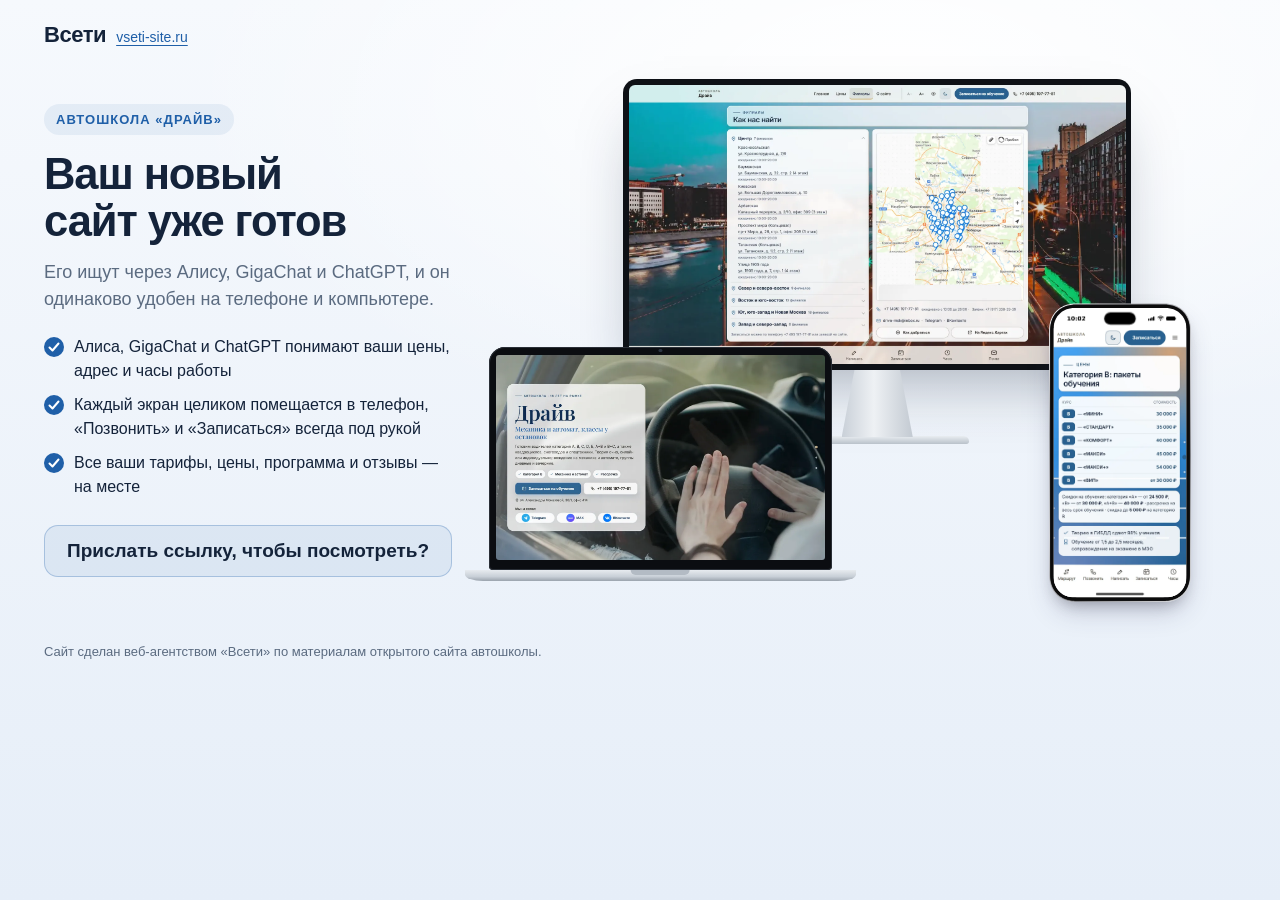
<file: vitrina/index.html>
<!doctype html>
<html lang="ru">
<head>
<meta charset="utf-8">
<meta name="viewport" content="width=device-width, initial-scale=1">
<meta name="robots" content="noindex, nofollow">
<title>Новый сайт автошколы «Драйв» — веб-агентство «Всети»</title>
<style>
@layer stageshow{:where(.ss-phone){position:relative}.ss-phone{flex-shrink:0;box-shadow:0 calc(var(--ps) * 40) calc(var(--ps) * 80) calc(var(--ps) * -16) #32325d40,0 calc(var(--ps) * 24) calc(var(--ps) * 48) calc(var(--ps) * -24) #0000004d}.ss-phone__glass{height:100%}.ss-phone__window{position:relative;overflow:hidden;isolation:isolate}.ss-phone:is([data-frame=pro],[data-frame=silver],[data-frame=bezel],[data-frame=clay],[data-frame=outline],[data-frame=bare]){--ss-phone-glass: #0b0b0c;--ss-phone-rim: #2c2c2d;--ss-phone-seam: #e0dfdc;--ss-phone-line: var(--ss-text-faint, #9a9a9d);background:none}.ss-phone__bands{position:absolute;inset:0;overflow:visible;pointer-events:none}.ss-phone:is([data-frame=pro],[data-frame=silver],[data-frame=bezel],[data-frame=clay],[data-frame=outline]) .ss-phone__glass{position:relative}.ss-phone[data-frame=pro]{--ss-phone-band-1: #e3e3e6;--ss-phone-band-2: #9a9ba0;--ss-phone-band-3: #cfd0d4;--ss-phone-band-4: #85868b;--ss-phone-band-5: #c9cacd}.ss-stage[data-theme=dark] .ss-phone[data-frame=pro],.ss-stage[data-theme=glass] .ss-phone[data-frame=pro][data-dark]{--ss-phone-band-1: #5b5c61;--ss-phone-band-2: #2b2c2f;--ss-phone-band-3: #48494d;--ss-phone-band-4: #232427;--ss-phone-band-5: #404145}.ss-phone[data-frame=silver]{--ss-phone-band-1: #f4f4f6;--ss-phone-band-2: #c9cacf;--ss-phone-band-3: #eeeef1;--ss-phone-band-4: #b9babf;--ss-phone-band-5: #e6e6ea}.ss-phone[data-frame=bezel]{--ss-phone-glass: #111113}.ss-phone[data-frame=clay]{--ss-phone-clay-top: color-mix(in srgb, var(--ss-phone-clay, #ecebe8), #fff 45%);--ss-phone-clay-bottom: color-mix(in srgb, var(--ss-phone-clay, #ecebe8), #000 6%);box-shadow:0 calc(var(--ps) * 30) calc(var(--ps) * 60) calc(var(--ps) * -12) #32325d33,0 calc(var(--ps) * 16) calc(var(--ps) * 32) calc(var(--ps) * -16) #00000029}.ss-stage[data-theme=dark] .ss-phone[data-frame=clay]{--ss-phone-clay-top: color-mix(in srgb, var(--ss-phone-clay, #2a2a2e), #fff 6%);--ss-phone-clay-bottom: var(--ss-phone-clay, #2a2a2e);--ss-phone-seam: #333338}.ss-phone[data-frame=outline]{box-shadow:none}.ss-stage[data-theme=blueprint] .ss-phone[data-frame=outline]{--ss-phone-line: var(--ss-line)}.ss-phone:not([data-frame=android],[data-frame=soft]) .ss-phone__status{height:62px;padding:0}.ss-phone:not([data-frame=android],[data-frame=soft]) .ss-phone__time{position:absolute;top:21.5px;left:0;width:138.5px;line-height:22px;text-align:center}.ss-phone:not([data-frame=android],[data-frame=soft]) .ss-phone__glyphs{position:absolute;top:25.33px;left:285.25px;align-items:flex-start;gap:8px}.ss-phone:not([data-frame=android],[data-frame=soft]) .ss-phone__signal{margin-top:1px}.ss-phone:not([data-frame=android],[data-frame=soft]) .ss-phone__battery{margin-top:.33px}.ss-phone[data-frame=photo]{position:relative;background:none}.ss-phone__photo{position:absolute;z-index:4;background:var(--ss-phone-photo-light, none) center / 100% 100% no-repeat;pointer-events:none}.ss-stage[data-theme=dark] .ss-phone__photo,.ss-phone[data-dark] .ss-phone__photo{background-image:var(--ss-phone-photo-dark, var(--ss-phone-photo-light, none))}.ss-phone[data-frame=android]{background:linear-gradient(150deg,#3a3b3f,#1d1e21 40%,#2f3034 70%,#1a1b1e)}.ss-phone[data-frame=android] .ss-phone__glass{background:#050505}.ss-phone[data-frame=android] .ss-phone__island{top:14px;width:24px;height:24px;border-radius:50%}.ss-phone[data-frame=android] .ss-phone__status{height:48px;padding:0 26px}.ss-phone[data-frame=android] .ss-phone__time{font-family:system-ui,sans-serif;font-size:15px;font-weight:500}.ss-phone[data-frame=android] .ss-phone__content[data-status]{padding-top:48px}.ss-phone[data-frame=android] .ss-phone__home{width:108px;height:4px}.ss-phone[data-frame=soft]{box-shadow:0 0 0 calc(var(--ps) * 1.5) #0a25400d,0 calc(var(--ps) * 30) calc(var(--ps) * 60) calc(var(--ps) * -12) #32325d2e,0 calc(var(--ps) * 18) calc(var(--ps) * 36) calc(var(--ps) * -18) #0000001f}.ss-phone[data-frame=soft] .ss-phone__glass{background:#f6f9fc;box-shadow:inset 0 calc(var(--ps) * -2.9) calc(var(--ps) * 7.2) #0a254038}.ss-stage[data-theme=dark] .ss-phone[data-frame=soft] .ss-phone__glass{background:#1c2433;box-shadow:inset 0 calc(var(--ps) * -2.9) calc(var(--ps) * 7.2) #00000073}.ss-phone__screen{--pt: 1px;position:absolute;top:0;left:0;display:flex;flex-direction:column;overflow:hidden;background:#fff;color:#000;font-family:-apple-system,system-ui,sans-serif;font-size:15px;letter-spacing:-.015em;transform-origin:0 0;-webkit-font-smoothing:antialiased}.ss-phone[data-dark] .ss-phone__screen{background:#000;color:#fff}.ss-phone__status{position:absolute;top:0;right:0;left:0;z-index:2;display:flex;align-items:center;justify-content:space-between;height:54px;padding:0 34px 0 52px;transition:color .3s ease;will-change:transform}.ss-phone__time{font-family:SF Pro Text,-apple-system,system-ui,sans-serif;font-variation-settings:"opsz" 17;font-size:17.67px;font-weight:590;letter-spacing:0}.ss-phone__island{position:absolute;top:var(--ss-island-top, 14px);left:50%;z-index:3;width:var(--ss-island-w, 95px);height:37px;border-radius:18.5px;background:#000;transform:translate(-50%)}.ss-phone__glyphs{display:flex;align-items:center;gap:8px}.ss-phone__glyph{display:block}.ss-phone__content{position:relative;flex:1;min-height:0}.ss-phone__content[data-status]{padding-top:62px}.ss-phone__content:not([data-status]){padding-top:44px}.ss-phone[data-frame=bare] .ss-phone__content{padding-right:8px;padding-left:8px}.ss-phone__home{position:absolute;bottom:8px;left:50%;z-index:2;width:144px;height:5px;border-radius:2.5px;background:currentColor;transform:translate(-50%);transition:color .3s ease;will-change:transform}.ss-lock{position:absolute;inset:0;color:#fff;text-align:center}.ss-lock__date{margin-top:66px;font-size:22px;font-weight:600;letter-spacing:-.01em;opacity:.85}.ss-lock__clock{margin-top:-4px;font-size:112px;font-weight:700;line-height:1;letter-spacing:-.035em;font-variant-numeric:tabular-nums;opacity:.92}.ss-lock__stack{position:absolute;right:0;bottom:118px;left:0;display:flex;flex-direction:column;gap:8px;text-align:left}.ss-lock__stack[data-at=top]{top:290px;bottom:auto}.ss-lock__controls{position:absolute;right:46px;bottom:48px;left:46px;display:flex;justify-content:space-between}.ss-lock__control{display:grid;place-items:center;width:50px;height:50px;border-radius:50%;background:#0a0c1842;backdrop-filter:blur(24px) saturate(1.3);color:#fff}.ss-notification{display:flex;align-items:center;gap:13px;margin:0 18px;padding:14px 17px 14px 14px;border-radius:23px;background:#fcfcfdc2;backdrop-filter:blur(30px) saturate(1.25);box-shadow:0 4px 24px #0000000f;color:#000;text-align:left}.ss-notification[data-banner]{position:absolute;top:56px;right:0;left:0;z-index:2;animation:ss-banner-in .52s cubic-bezier(.2,.9,.25,1) both}@keyframes ss-banner-in{0%{transform:translateY(-110px)}}.ss-notification__icon{display:grid;flex-shrink:0;place-items:center;width:38px;height:38px;overflow:hidden;border-radius:9px;background:var(--ss-accent);color:#fff}.ss-notification__icon:has(>img){background:none}.ss-notification__icon>img{display:block;width:100%;height:100%}.ss-notification__text{display:flex;flex:1;flex-direction:column;min-width:0;font-size:15px;line-height:18px;letter-spacing:-.016em}.ss-notification__head{display:flex;align-items:baseline;gap:8px}.ss-notification__title{flex:1;min-width:0;overflow:hidden;font-weight:600;white-space:nowrap;text-overflow:ellipsis}.ss-notification__time{flex-shrink:0;font-size:12px;letter-spacing:-.005em;color:#3c3c4399}.ss-notification__body{display:-webkit-box;overflow:hidden;-webkit-line-clamp:3;-webkit-box-orient:vertical}.ss-lock[data-size=satellite] .ss-lock__stack{top:232px;bottom:auto}.ss-lock[data-size=satellite][data-clock=off] .ss-lock__stack{top:74px}.ss-notification{will-change:transform}.ss-phone:not([data-dark]) .ss-notification{background:#ffffffeb;box-shadow:0 0 0 .5px #00000014,0 8px 24px #0000001f}.ss-phone__time-bar{display:inline-block;width:30px;height:7px;border-radius:4px;background:currentColor;opacity:.5}}
:root{--ink:#14233a;--muted:#5b6b80;--accent:#1f5fa8;--sand:#ffc94d;--bg1:#f6f9fd;--bg2:#e6eef8}
*{box-sizing:border-box}
html,body{margin:0}
body{font:16px/1.5 -apple-system,"Segoe UI",Roboto,Arial,sans-serif;color:var(--ink);background:radial-gradient(1200px 600px at 70% 10%,#ffffff 0,rgba(255,255,255,0) 60%),linear-gradient(180deg,var(--bg1),var(--bg2));min-height:100vh}
a{color:inherit}
.top{display:flex;align-items:center;justify-content:space-between;max-width:1240px;margin:0 auto;padding:18px 24px}
.brand{display:flex;align-items:baseline;gap:10px;text-decoration:none}
.brand b{font-size:22px;letter-spacing:-.02em}
.brand span{font-size:14px;color:var(--accent);text-decoration:underline;text-underline-offset:3px}
.hero{max-width:1240px;margin:0 auto;padding:10px 24px 40px;display:grid;grid-template-columns:minmax(0,.82fr) minmax(0,1.5fr);gap:36px;align-items:center}
.eyebrow{display:inline-block;font-size:13px;font-weight:600;letter-spacing:.08em;text-transform:uppercase;color:var(--accent);background:rgba(31,95,168,.08);padding:6px 12px;border-radius:999px}
h1{text-wrap:balance;font-size:clamp(30px,3.4vw,48px);line-height:1.08;letter-spacing:-.025em;margin:16px 0 14px}
.lead{font-size:18px;color:var(--muted);margin:0 0 22px;max-width:30em}
.pts{list-style:none;padding:0;margin:0 0 26px;display:grid;gap:10px}
.pts li{display:flex;gap:10px;align-items:flex-start}
.pts li::before{content:"";flex:none;width:20px;height:20px;margin-top:2px;border-radius:50%;background:var(--accent) url("data:image/svg+xml,%3Csvg xmlns='http://www.w3.org/2000/svg' viewBox='0 0 20 20'%3E%3Cpath d='M5.5 10.5l3 3 6-7' fill='none' stroke='%23fff' stroke-width='2' stroke-linecap='round' stroke-linejoin='round'/%3E%3C/svg%3E") center/100% no-repeat}
.cta{display:flex;flex-wrap:wrap;gap:14px;align-items:center}
.btn{display:inline-flex;align-items:center;gap:8px;min-height:52px;padding:0 26px;border-radius:14px;background:var(--accent);color:#fff;font-weight:600;text-decoration:none;box-shadow:0 10px 24px rgba(31,95,168,.28)}
.btn:hover{background:#174a86}
.ask{margin:0;display:inline-flex;align-items:center;min-height:52px;padding:12px 22px;line-height:1.3;border-radius:14px;background:rgba(31,95,168,.08);border:1.5px solid rgba(31,95,168,.28);color:var(--ink);font-size:19px;font-weight:600}
/* сцена с устройствами */
.stage{position:relative;width:100%;aspect-ratio:16/11.2}
.dv{position:absolute}
.dv img{display:block;width:100%;height:100%;object-fit:cover;object-position:center top}
.mon .scr img,.lap .scr img{height:auto}
.mon{left:18%;top:0;width:68%}
.mon .scr{padding:1.1%;background:#0e1116;border-radius:14px;box-shadow:0 30px 60px -20px rgba(20,35,58,.35)}
.mon .scr img{border-radius:6px}
.mon .neck{width:14%;aspect-ratio:1/.95;margin:0 auto;background:linear-gradient(90deg,#c9d0d8,#eef1f4 45%,#c3cad2);clip-path:polygon(18% 0,82% 0,100% 100%,0 100%)}
.mon .foot{width:36%;aspect-ratio:36/1.5;margin:-1px auto 0;border-radius:6px 6px 3px 3px;background:linear-gradient(180deg,#e9edf1,#b9c1ca);box-shadow:0 12px 20px -8px rgba(20,35,58,.4)}
.lap{left:0;bottom:4%;width:46%}
.lap .scr{padding:2.2% 2.2% 3%;background:#0b0d11;border-radius:16px 16px 4px 4px;position:relative;box-shadow:0 0 0 1px #2a2f37 inset}
.lap .scr::before{content:"";position:absolute;top:1%;left:50%;width:.9%;aspect-ratio:1;border-radius:50%;background:#2b3442;transform:translateX(-50%)}
.lap .scr img{border-radius:3px}
.lap .base{position:relative;height:0;padding-bottom:3.2%;margin:0 -7%;background:linear-gradient(180deg,#e7ebef 0,#c8cfd7 60%,#9aa3ad 100%);border-radius:0 0 18px 18px/0 0 60% 60%;box-shadow:0 22px 30px -14px rgba(20,35,58,.45)}
.lap .base::after{content:"";position:absolute;top:0;left:50%;width:15%;height:40%;transform:translateX(-50%);background:#b3bbc4;border-radius:0 0 8px 8px}
.tab{right:1.5%;bottom:3%;width:23%}
.tab .scr{aspect-ratio:820/1180;padding:4.5%;background:#121419;border-radius:22px;box-shadow:0 0 0 2px #c7ced6,0 28px 50px -18px rgba(20,35,58,.45)}
.tab .scr img{border-radius:10px}
.ph{right:6%;bottom:0;width:340px;transform-origin:100% 100%}
.ph-shot{display:block;width:100%;height:auto}
.note{max-width:1240px;margin:0 auto;padding:0 24px 34px;color:var(--muted);font-size:13px}
@media (max-width:600px){
  .stage{aspect-ratio:16/9.8}
  .mon{display:none}
  .lap{left:6%;width:64%;bottom:6%}
  .ph{right:5%}
}
@media (max-width:900px){
  .hero{grid-template-columns:1fr;gap:26px;padding-top:0}
  .stage{order:-1}
  .lead{font-size:16.5px}
}
</style>
</head>
<body>
<header class="top"><a class="brand" href="https://vseti-site.ru/" target="_blank" rel="noopener"><b>Всети</b><span>vseti-site.ru</span></a></header>
<main class="hero">
  <div class="txt">
    <span class="eyebrow">Автошкола «Драйв»</span>
    <h1>Ваш новый сайт уже готов</h1>
    <p class="lead">Его ищут через Алису, GigaChat и ChatGPT, и он одинаково удобен на телефоне и компьютере.</p>
    <ul class="pts">
      <li>Алиса, GigaChat и ChatGPT понимают ваши цены, адрес и часы работы</li>
      <li>Каждый экран целиком помещается в телефон, «Позвонить» и «Записаться» всегда под рукой</li>
      <li>Все ваши тарифы, цены, программа и отзывы — на месте</li>
    </ul>
    <div class="cta">
      <p class="ask">Прислать ссылку, чтобы посмотреть?</p>
    </div>
  </div>
  <div class="stage" id="stage" aria-label="Новый сайт на компьютере, ноутбуке и телефоне">
    <div class="dv mon"><div class="scr"><img src="img/monitor.webp?v=2" alt="" width="1600" height="900"></div><div class="neck"></div><div class="foot"></div></div>
    <div class="dv lap"><div class="scr"><img src="img/laptop.webp?v=2" alt="" width="1280" height="800"></div><div class="base"></div></div>
    <div class="dv ph" id="ph"><div class="ss-phone z-phone" data-frame="pro" style="width: 340px; height: 714.953px; padding: 2.38318px; border-radius: 61.1682px; --ps: 0.794392523364486px;"><svg class="ss-phone__bands" width="100%" height="100%" aria-hidden="true"><defs><linearGradient id="ph-band" x1="0.2" y1="0" x2="0.8" y2="1"><stop offset="0" style="stop-color: var(--ss-phone-band-1);"></stop><stop offset="0.22" style="stop-color: var(--ss-phone-band-2);"></stop><stop offset="0.48" style="stop-color: var(--ss-phone-band-3);"></stop><stop offset="0.74" style="stop-color: var(--ss-phone-band-4);"></stop><stop offset="1" style="stop-color: var(--ss-phone-band-5);"></stop></linearGradient><linearGradient id="ph-clay" x1="0" y1="0" x2="0" y2="1"><stop offset="0" style="stop-color: var(--ss-phone-clay-top);"></stop><stop offset="1" style="stop-color: var(--ss-phone-clay-bottom);"></stop></linearGradient></defs><g transform="translate(10.327102803738317 10.327102803738317)" stroke-linejoin="round"><path d="M262.94 0.00L267.09 0.06L270.49 0.24L273.65 0.53L276.65 0.94L279.51 1.47L282.27 2.11L284.93 2.87L287.50 3.74L289.97 4.72L292.36 5.81L294.65 7.02L296.85 8.33L298.96 9.75L300.98 11.27L302.90 12.90L304.72 14.62L306.45 16.45L308.08 18.37L309.60 20.38L311.02 22.49L312.33 24.70L313.53 26.99L314.63 29.37L315.61 31.85L316.48 34.41L317.24 37.07L317.88 39.83L318.41 42.70L318.82 45.69L319.11 48.85L319.29 52.25L319.35 56.40L319.35 637.90L319.29 642.04L319.11 645.45L318.82 648.60L318.41 651.60L317.88 654.47L317.24 657.23L316.48 659.89L315.61 662.45L314.63 664.92L313.53 667.31L312.33 669.60L311.02 671.80L309.60 673.91L308.08 675.93L306.45 677.85L304.72 679.68L302.90 681.40L300.98 683.03L298.96 684.55L296.85 685.97L294.65 687.28L292.36 688.49L289.97 689.58L287.50 690.56L284.93 691.43L282.27 692.19L279.51 692.83L276.65 693.36L273.65 693.77L270.49 694.06L267.09 694.24L262.94 694.30L56.40 694.30L52.25 694.24L48.85 694.06L45.69 693.77L42.70 693.36L39.83 692.83L37.07 692.19L34.41 691.43L31.85 690.56L29.37 689.58L26.99 688.49L24.70 687.28L22.49 685.97L20.38 684.55L18.37 683.03L16.45 681.40L14.62 679.68L12.90 677.85L11.27 675.93L9.75 673.91L8.33 671.80L7.02 669.60L5.81 667.31L4.72 664.92L3.74 662.45L2.87 659.89L2.11 657.23L1.47 654.47L0.94 651.60L0.53 648.60L0.24 645.45L0.06 642.04L0.00 637.90L0.00 56.40L0.06 52.25L0.24 48.85L0.53 45.69L0.94 42.70L1.47 39.83L2.11 37.07L2.87 34.41L3.74 31.85L4.72 29.37L5.81 26.99L7.02 24.70L8.33 22.49L9.75 20.38L11.27 18.37L12.90 16.45L14.62 14.62L16.45 12.90L18.37 11.27L20.38 9.75L22.49 8.33L24.70 7.02L26.99 5.81L29.37 4.72L31.85 3.74L34.41 2.87L37.07 2.11L39.83 1.47L42.70 0.94L45.69 0.53L48.85 0.24L52.25 0.06L56.40 0.00Z" fill="none" stroke-width="20.654205607476634" stroke="url(#ph-band)"></path><path d="M262.94 0.00L267.09 0.06L270.49 0.24L273.65 0.53L276.65 0.94L279.51 1.47L282.27 2.11L284.93 2.87L287.50 3.74L289.97 4.72L292.36 5.81L294.65 7.02L296.85 8.33L298.96 9.75L300.98 11.27L302.90 12.90L304.72 14.62L306.45 16.45L308.08 18.37L309.60 20.38L311.02 22.49L312.33 24.70L313.53 26.99L314.63 29.37L315.61 31.85L316.48 34.41L317.24 37.07L317.88 39.83L318.41 42.70L318.82 45.69L319.11 48.85L319.29 52.25L319.35 56.40L319.35 637.90L319.29 642.04L319.11 645.45L318.82 648.60L318.41 651.60L317.88 654.47L317.24 657.23L316.48 659.89L315.61 662.45L314.63 664.92L313.53 667.31L312.33 669.60L311.02 671.80L309.60 673.91L308.08 675.93L306.45 677.85L304.72 679.68L302.90 681.40L300.98 683.03L298.96 684.55L296.85 685.97L294.65 687.28L292.36 688.49L289.97 689.58L287.50 690.56L284.93 691.43L282.27 692.19L279.51 692.83L276.65 693.36L273.65 693.77L270.49 694.06L267.09 694.24L262.94 694.30L56.40 694.30L52.25 694.24L48.85 694.06L45.69 693.77L42.70 693.36L39.83 692.83L37.07 692.19L34.41 691.43L31.85 690.56L29.37 689.58L26.99 688.49L24.70 687.28L22.49 685.97L20.38 684.55L18.37 683.03L16.45 681.40L14.62 679.68L12.90 677.85L11.27 675.93L9.75 673.91L8.33 671.80L7.02 669.60L5.81 667.31L4.72 664.92L3.74 662.45L2.87 659.89L2.11 657.23L1.47 654.47L0.94 651.60L0.53 648.60L0.24 645.45L0.06 642.04L0.00 637.90L0.00 56.40L0.06 52.25L0.24 48.85L0.53 45.69L0.94 42.70L1.47 39.83L2.11 37.07L2.87 34.41L3.74 31.85L4.72 29.37L5.81 26.99L7.02 24.70L8.33 22.49L9.75 20.38L11.27 18.37L12.90 16.45L14.62 14.62L16.45 12.90L18.37 11.27L20.38 9.75L22.49 8.33L24.70 7.02L26.99 5.81L29.37 4.72L31.85 3.74L34.41 2.87L37.07 2.11L39.83 1.47L42.70 0.94L45.69 0.53L48.85 0.24L52.25 0.06L56.40 0.00Z" fill="none" stroke-width="15.88785046728972" style="stroke: var(--ss-phone-rim);"></path><path d="M262.94 0.00L267.09 0.06L270.49 0.24L273.65 0.53L276.65 0.94L279.51 1.47L282.27 2.11L284.93 2.87L287.50 3.74L289.97 4.72L292.36 5.81L294.65 7.02L296.85 8.33L298.96 9.75L300.98 11.27L302.90 12.90L304.72 14.62L306.45 16.45L308.08 18.37L309.60 20.38L311.02 22.49L312.33 24.70L313.53 26.99L314.63 29.37L315.61 31.85L316.48 34.41L317.24 37.07L317.88 39.83L318.41 42.70L318.82 45.69L319.11 48.85L319.29 52.25L319.35 56.40L319.35 637.90L319.29 642.04L319.11 645.45L318.82 648.60L318.41 651.60L317.88 654.47L317.24 657.23L316.48 659.89L315.61 662.45L314.63 664.92L313.53 667.31L312.33 669.60L311.02 671.80L309.60 673.91L308.08 675.93L306.45 677.85L304.72 679.68L302.90 681.40L300.98 683.03L298.96 684.55L296.85 685.97L294.65 687.28L292.36 688.49L289.97 689.58L287.50 690.56L284.93 691.43L282.27 692.19L279.51 692.83L276.65 693.36L273.65 693.77L270.49 694.06L267.09 694.24L262.94 694.30L56.40 694.30L52.25 694.24L48.85 694.06L45.69 693.77L42.70 693.36L39.83 692.83L37.07 692.19L34.41 691.43L31.85 690.56L29.37 689.58L26.99 688.49L24.70 687.28L22.49 685.97L20.38 684.55L18.37 683.03L16.45 681.40L14.62 679.68L12.90 677.85L11.27 675.93L9.75 673.91L8.33 671.80L7.02 669.60L5.81 667.31L4.72 664.92L3.74 662.45L2.87 659.89L2.11 657.23L1.47 654.47L0.94 651.60L0.53 648.60L0.24 645.45L0.06 642.04L0.00 637.90L0.00 56.40L0.06 52.25L0.24 48.85L0.53 45.69L0.94 42.70L1.47 39.83L2.11 37.07L2.87 34.41L3.74 31.85L4.72 29.37L5.81 26.99L7.02 24.70L8.33 22.49L9.75 20.38L11.27 18.37L12.90 16.45L14.62 14.62L16.45 12.90L18.37 11.27L20.38 9.75L22.49 8.33L24.70 7.02L26.99 5.81L29.37 4.72L31.85 3.74L34.41 2.87L37.07 2.11L39.83 1.47L42.70 0.94L45.69 0.53L48.85 0.24L52.25 0.06L56.40 0.00Z" fill="none" stroke-width="14.69626168224299" style="stroke: var(--ss-phone-glass);"></path></g></svg><div class="ss-phone__glass" style="padding: 7.94393px; border-radius: 58.785px;"><div class="ss-phone__window" style="width: 319.346px; height: 694.299px; clip-path: path(&quot;M 262.94 0 L 267.09 0.06 L 270.49 0.24 L 273.65 0.53 L 276.65 0.94 L 279.51 1.47 L 282.27 2.11 L 284.93 2.87 L 287.5 3.74 L 289.97 4.72 L 292.36 5.81 L 294.65 7.02 L 296.85 8.33 L 298.96 9.75 L 300.98 11.27 L 302.9 12.9 L 304.72 14.62 L 306.45 16.45 L 308.08 18.37 L 309.6 20.38 L 311.02 22.49 L 312.33 24.7 L 313.53 26.99 L 314.63 29.37 L 315.61 31.85 L 316.48 34.41 L 317.24 37.07 L 317.88 39.83 L 318.41 42.7 L 318.82 45.69 L 319.11 48.85 L 319.29 52.25 L 319.35 56.4 L 319.35 637.9 L 319.29 642.04 L 319.11 645.45 L 318.82 648.6 L 318.41 651.6 L 317.88 654.47 L 317.24 657.23 L 316.48 659.89 L 315.61 662.45 L 314.63 664.92 L 313.53 667.31 L 312.33 669.6 L 311.02 671.8 L 309.6 673.91 L 308.08 675.93 L 306.45 677.85 L 304.72 679.68 L 302.9 681.4 L 300.98 683.03 L 298.96 684.55 L 296.85 685.97 L 294.65 687.28 L 292.36 688.49 L 289.97 689.58 L 287.5 690.56 L 284.93 691.43 L 282.27 692.19 L 279.51 692.83 L 276.65 693.36 L 273.65 693.77 L 270.49 694.06 L 267.09 694.24 L 262.94 694.3 L 56.4 694.3 L 52.25 694.24 L 48.85 694.06 L 45.69 693.77 L 42.7 693.36 L 39.83 692.83 L 37.07 692.19 L 34.41 691.43 L 31.85 690.56 L 29.37 689.58 L 26.99 688.49 L 24.7 687.28 L 22.49 685.97 L 20.38 684.55 L 18.37 683.03 L 16.45 681.4 L 14.62 679.68 L 12.9 677.85 L 11.27 675.93 L 9.75 673.91 L 8.33 671.8 L 7.02 669.6 L 5.81 667.31 L 4.72 664.92 L 3.74 662.45 L 2.87 659.89 L 2.11 657.23 L 1.47 654.47 L 0.94 651.6 L 0.53 648.6 L 0.24 645.45 L 0.06 642.04 L 0 637.9 L 0 56.4 L 0.06 52.25 L 0.24 48.85 L 0.53 45.69 L 0.94 42.7 L 1.47 39.83 L 2.11 37.07 L 2.87 34.41 L 3.74 31.85 L 4.72 29.37 L 5.81 26.99 L 7.02 24.7 L 8.33 22.49 L 9.75 20.38 L 11.27 18.37 L 12.9 16.45 L 14.62 14.62 L 16.45 12.9 L 18.37 11.27 L 20.38 9.75 L 22.49 8.33 L 24.7 7.02 L 26.99 5.81 L 29.37 4.72 L 31.85 3.74 L 34.41 2.87 L 37.07 2.11 L 39.83 1.47 L 42.7 0.94 L 45.69 0.53 L 48.85 0.24 L 52.25 0.06 L 56.4 0 Z&quot;);"><div class="ss-phone__screen" style="width: 402px; height: 874px; transform: scale(0.794393); --ss-screen-r: 64px;"><div class="ss-phone__status"><span class="ss-phone__time">10:02</span><span class="ss-phone__glyphs"><svg viewBox="0 0 20.33 13.67" width="20.33" height="13.67" class="ss-phone__glyph ss-phone__signal"><rect x="0" y="7.34" width="3.333" height="6.33" rx="1.667" fill="currentColor"></rect><rect x="5.667" y="5" width="3.333" height="8.67" rx="1.667" fill="currentColor"></rect><rect x="11.334" y="2.67" width="3.333" height="11" rx="1.667" fill="currentColor"></rect><rect x="17.000999999999998" y="0" width="3.333" height="13.67" rx="1.667" fill="currentColor"></rect></svg><svg viewBox="0 0 19.33 14.33" width="19.33" height="14.33" class="ss-phone__glyph ss-phone__wifi"><path fill-rule="evenodd" fill="currentColor" d="M0.415933 5.54283C0.902185 6.04412 1.66017 5.95818 2.27513 5.41393C4.30595 3.58064 6.83731 2.63535 9.66901 2.63535C12.5007 2.63535 15.0464 3.60928 17.0629 5.41393C17.6636 5.97251 18.4215 6.0298 18.9221 5.54283C19.4226 5.02722 19.4942 4.2538 18.9793 3.70954C16.8341 1.51819 13.3302 0 9.66901 0C6.00783 0 2.48965 1.53251 0.358727 3.72387C-0.156127 4.2538 -0.0989213 5.02722 0.415933 5.55715L0.415933 5.54283ZM3.94841 9.13779C4.50617 9.68205 5.22124 9.62476 5.85051 9.10915C6.88022 8.29276 8.25316 7.73418 9.66901 7.7485C11.0706 7.7485 12.4435 8.29276 13.4875 9.12347C14.1168 9.63908 14.8605 9.66773 15.4039 9.12347C15.9331 8.57921 16.0189 7.7485 15.4611 7.23289C14.0739 5.98683 11.9859 5.11315 9.68332 5.11315C7.38077 5.11315 5.27845 5.98683 3.9055 7.23289C3.41925 7.69121 3.31914 8.47896 3.96271 9.13779L3.94841 9.13779ZM8.72511 13.8929C9.34008 14.4801 9.98365 14.4801 10.5986 13.8929L11.757 12.7757C12.372 12.1742 12.5007 11.4151 11.7999 10.8995C11.2136 10.4841 10.4699 10.212 9.66901 10.212C8.86813 10.212 8.11015 10.4841 7.53809 10.9138C6.83731 11.4151 6.98033 12.1885 7.59529 12.7757L8.73942 13.8929L8.72511 13.8929Z"></path></svg><svg viewBox="0 0 29.33 13.67" width="29.33" height="13.67" class="ss-phone__glyph ss-phone__battery"><path fill="currentColor" d="M0 6.4C0 4.15979 0 3.03969 0.435974 2.18404C0.819467 1.43139 1.43139 0.819467 2.18404 0.435974C3.03969 0 4.15979 0 6.4 0L19.933 0C22.1732 0 23.2933 0 24.149 0.435974C24.9016 0.819467 25.5135 1.43139 25.897 2.18404C26.333 3.03969 26.333 4.15979 26.333 6.4L26.333 7.26666C26.333 9.50687 26.333 10.627 25.897 11.4826C25.5135 12.2353 24.9016 12.8472 24.149 13.2307C23.2933 13.6667 22.1732 13.6667 19.933 13.6667L6.4 13.6667C4.15979 13.6667 3.03969 13.6667 2.18404 13.2307C1.43139 12.8472 0.819467 12.2353 0.435974 11.4826C0 10.627 0 9.50687 0 7.26666L0 6.4Z"></path><path fill-rule="evenodd" fill="currentColor" transform="translate(27.33 4.33)" d="M0 0L0 5C0.601505 4.8625 2 3.75 2 2.5C2 1.25 0.601505 0.1375 0 0Z"></path></svg></span></div><span class="ss-phone__island"></span><div class="ss-phone__content" data-status="true"><img class="ph-shot" src="img/phone.webp?v=2" alt="Новый сайт автошколы «Драйв» на телефоне" width="393" height="794"></div><span class="ss-phone__home"></span></div></div></div></div></div>
  </div>
</main>
<p class="note">Сайт сделан веб-агентством «Всети» по материалам открытого сайта автошколы.</p>
<script>
(function(){var st=document.getElementById('stage'),ph=document.getElementById('ph');
function fit(){var k=st.clientWidth*(innerWidth<=600?0.27:0.19)/340;ph.style.transform='scale('+k+')';}
fit();addEventListener('resize',fit);})();
</script>
</body>
</html>
</file>
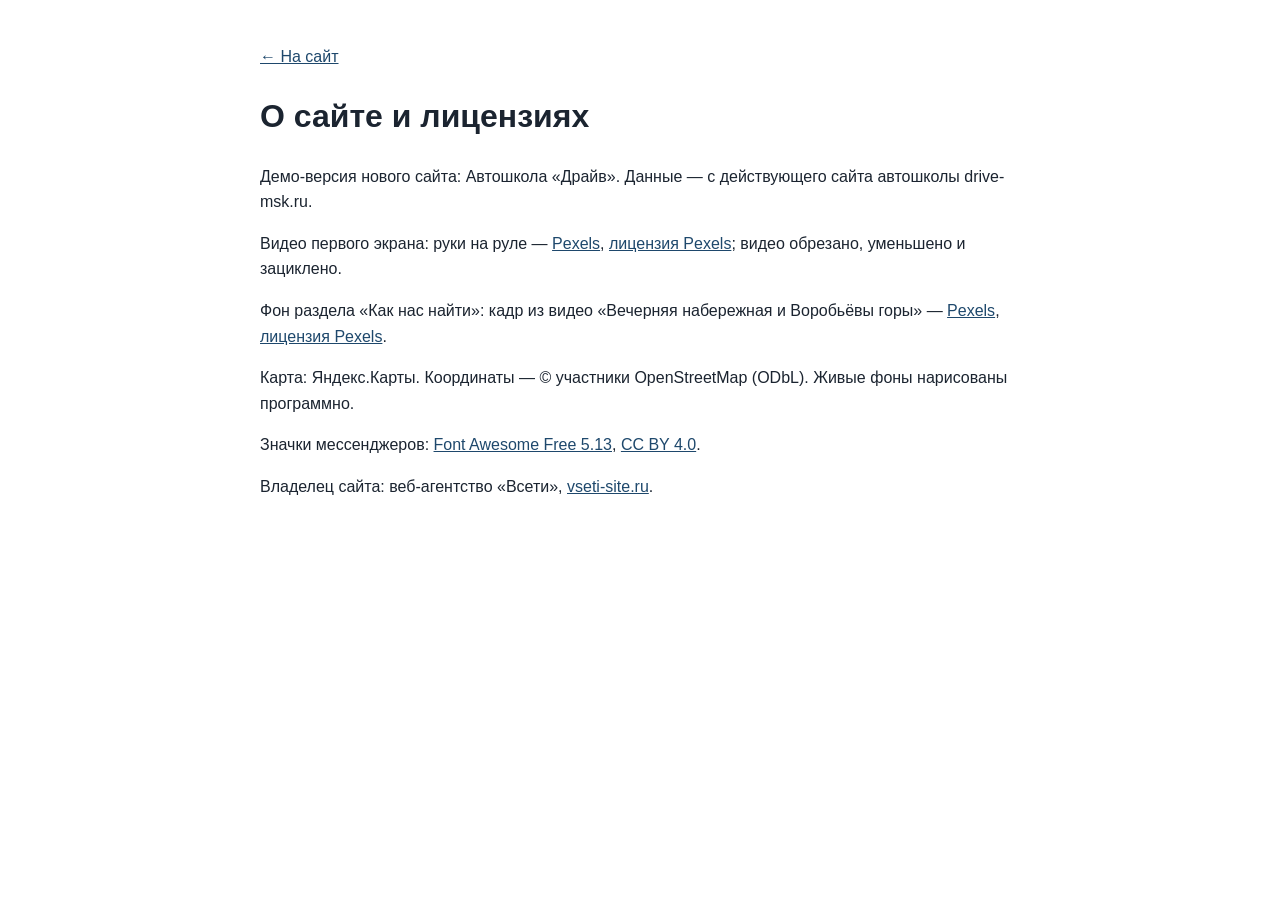
<file: credits.html>
<!doctype html><html lang="ru"><head><meta charset="utf-8"><meta name="viewport" content="width=device-width,initial-scale=1"><meta name="robots" content="noindex"><title>О сайте — Автошкола «Драйв»</title>
<style>body{font:16px/1.6 Inter,Arial,sans-serif;max-width:760px;margin:0 auto;padding:28px 18px;color:#1b2430}a{color:#1e486c}</style></head><body>
<p><a href="./">← На сайт</a></p><h1>О сайте и лицензиях</h1>
<p>Демо-версия нового сайта: Автошкола «Драйв». Данные — с действующего сайта автошколы drive-msk.ru.</p>
<p>Видео первого экрана: руки на руле — <a href="https://www.pexels.com/video/8033619/" target="_blank" rel="noopener">Pexels</a>, <a href="https://www.pexels.com/license/" target="_blank" rel="noopener">лицензия Pexels</a>; видео обрезано, уменьшено и зациклено.</p>
<p>Фон раздела «Как нас найти»: кадр из видео «Вечерняя набережная и Воробьёвы горы» — <a href="https://www.pexels.com/video/5077580/" target="_blank" rel="noopener">Pexels</a>, <a href="https://www.pexels.com/license/" target="_blank" rel="noopener">лицензия Pexels</a>.</p>
<p>Карта: Яндекс.Карты. Координаты — © участники OpenStreetMap (ODbL). Живые фоны нарисованы программно.</p>
<p>Значки мессенджеров: <a href="https://fontawesome.com" target="_blank" rel="noopener">Font Awesome Free 5.13</a>, <a href="https://creativecommons.org/licenses/by/4.0/" target="_blank" rel="noopener">CC BY 4.0</a>.</p>
<p>Владелец сайта: веб-агентство «Всети», <a href="https://vseti-site.ru" target="_blank" rel="noopener">vseti-site.ru</a>.</p>
</body></html>
</file>
<file: css/etalon.css>
/* ==========================================================================
   Эталон нотариуса. Общий слой поверх встроенных стилей index.html:
   видео-первый экран, «жидкое стекло», интерьеры на фоне экранов,
   шапка и нижняя панель со второго экрана, карточки Spotlight Card.
   ========================================================================== */

/* плавное проявление подсветки рамки (Chrome/Safari/Firefox новых версий) */
@property --hl{syntax:'<number>';inherits:true;initial-value:0}

:root{
  --glass:rgba(0,0,0,.4);
  --glass-blur:4px;
  --spot:255,196,108;          /* тёплый янтарь под интерьеры */
  --spring:cubic-bezier(.2,.9,.3,1.35);
}

/* ---------- светлый текст на тёмном стекле для всего, что лежит на фото ---------- */
.sec:not(.sec-hero),.hdr,.bar,.mmenu{
  --card:rgba(0,0,0,.4); --card-rgb:0,0,0;
  --text:#fff; --muted:rgba(255,255,255,.84);
  --line:rgba(255,255,255,.3); --line2:rgba(255,255,255,.2);
  --accent:#ecd9ac; --accent-d:#f6e9c8; --accent-l:#d3bc8a; --accent-soft:rgba(255,255,255,.13);
  --bg:rgba(0,0,0,.3); --bg2:transparent; --bg3:rgba(255,255,255,.13);
  --on-accent:#1d170b;
  --shadow:0 1px 12px rgba(0,0,0,.35); --shadow-lg:0 18px 50px rgba(0,0,0,.5);
  --ok:#8fe3a8; --bad:#ff9f96;
  color:#fff;
}
.sec:not(.sec-hero){background:#2b2319}
.sec:not(.sec-hero) .sec-scroll{
  position:relative;z-index:1;
  padding-top:calc(var(--hdr-h) / var(--zc,1) + 12px);padding-bottom:calc(var(--bar-h) + 12px);
  text-shadow:0 1px 2px rgba(0,0,0,.45)
}
.sec:not(.sec-hero) :is(input,select,textarea,button.btn,.btn){text-shadow:none}

/* ---------- фон экранов: интерьеры, затемнение ровно 50% ---------- */
.sec-bg{position:absolute;inset:0;z-index:0;overflow:hidden;pointer-events:none;background:#2b2319}
.sec-bg picture{display:block;width:100%;height:100%}
.sec-bg img{display:block;width:100%;height:100%;object-fit:cover;opacity:0;transition:opacity .9s ease}
.sec-bg img.ld,html:not(.js) .sec-bg img{opacity:1}
.sec-bg::after{content:"";position:absolute;inset:0;background:rgba(0,0,0,.5)}

/* ==========================================================================
   Жидкое стекло
   ========================================================================== */
.glass,
.sec:not(.sec-hero) :is(.sec-head,.svc,.step,.rev,.rsum,.cred,.cbox,.fq,.about-txt,.tf-card,.quote,.ilink,.chips li,.foot,.rate-chip){
  position:relative;isolation:isolate;
  background:var(--glass);
  -webkit-backdrop-filter:blur(var(--glass-blur));backdrop-filter:blur(var(--glass-blur));
  border:0;border-radius:var(--radius);
  box-shadow:0 8px 30px rgba(0,0,0,.14);
}
/* тонкая светлая рамка-градиент; рядом с курсором рамка разгорается (--hl, --x, --y) */
.glass::after,
.sec:not(.sec-hero) :is(.sec-head,.svc,.step,.rev,.rsum,.cred,.cbox,.fq,.about-txt,.tf-card,.quote,.ilink,.chips li,.foot,.rate-chip)::after{
  content:"";position:absolute;inset:0;border-radius:inherit;padding:1.4px;pointer-events:none;z-index:2;
  background:
    radial-gradient(230px circle at var(--x,50%) var(--y,50%),rgba(255,226,160,calc(var(--hl,0)*1)),rgba(var(--spot),calc(var(--hl,0)*.65)) 38%,transparent 72%),
    linear-gradient(160deg,rgba(255,255,255,.58) 0%,rgba(255,255,255,.16) 22%,rgba(255,255,255,0) 44%,rgba(255,255,255,0) 60%,rgba(255,255,255,.16) 82%,rgba(255,255,255,.5) 100%);
  -webkit-mask:linear-gradient(#000 0 0) content-box,linear-gradient(#000 0 0);
  -webkit-mask-composite:xor;mask-composite:exclude;
}
.sec:not(.sec-hero) .sec-head{display:block;width:fit-content;max-width:100%;border-radius:18px;padding:14px 22px 16px;margin-bottom:16px}
.sec:not(.sec-hero) .sec-head .h2{margin-top:8px}
.sec:not(.sec-hero) .sec-head .lead{margin-top:8px}
.sec:not(.sec-hero) .sec-head .demo-note{background:rgba(255,255,255,.1);border-left-color:var(--accent)}

/* ==========================================================================
   Spotlight Card: пятно света под курсором внутри карточки (::before),
   подсветка рамки рядом с курсором (::after выше), «прыжок» scale + тень.
   Позицию --x/--y ставит один общий обработчик pointermove (js/etalon.js).
   ========================================================================== */
.glow{position:relative;isolation:isolate;--hov:1.035}
.glow::before{
  content:"";position:absolute;inset:0;border-radius:inherit;pointer-events:none;z-index:-1;
  background:
    radial-gradient(340px circle at var(--x,50%) var(--y,50%),rgba(var(--spot),.5),rgba(var(--spot),.2) 38%,transparent 72%);
  opacity:0;transition:opacity .35s ease;
}
.glow.lit{--hl:1}
.glow.lit::before{opacity:1}
.glow{transition:scale .38s var(--spring),box-shadow .32s ease,--hl .3s ease}
.glow.rv{transition:opacity .7s ease var(--rvd),translate .7s ease var(--rvd),scale .38s var(--spring),box-shadow .32s ease,--hl .3s ease}
@media (hover:hover) and (pointer:fine){
  .glow:hover{scale:var(--hov);z-index:6;box-shadow:0 24px 54px rgba(0,0,0,.5),0 0 34px rgba(var(--spot),.2)}
}
/* ---------- «Контакты» («Как нас найти»): плашки при наведении и касании загораются жёлтым — яркая рамка и мягкое
   свечение вокруг; размер не меняется (никаких увеличений и сдвигов раскладки), видно в обеих темах ---------- */
:root{--gy-ring:255,208,80;--gy-glow:255,200,64}
html[data-theme="light"]{--gy-ring:232,154,0;--gy-glow:255,186,30}
#contacts .glow{--gy:0 0 0 2.5px rgba(var(--gy-ring),.98),0 0 22px 4px rgba(var(--gy-glow),.66),0 0 58px 14px rgba(var(--gy-glow),.32),0 8px 30px rgba(0,0,0,.14);
  --gy0:0 0 0 0 rgba(var(--gy-ring),0),0 0 0 0 rgba(var(--gy-glow),0),0 0 0 0 rgba(var(--gy-glow),0),0 8px 30px rgba(0,0,0,.14)}
@media (hover:hover) and (pointer:fine){
  #contacts .glow:hover{scale:1;box-shadow:var(--gy)}
  /* заголовок с рейтингом: когда курсор на значке рейтинга, светится только значок */
  #contacts .sec-head:has(.rate-chip:hover):hover{box-shadow:var(--gy0)}
}
#contacts .glow.tap{animation:cGlowTap 1.4s ease-out,glowHl .62s ease-out}
@keyframes cGlowTap{0%{box-shadow:var(--gy0)}14%,62%{box-shadow:var(--gy)}100%{box-shadow:var(--gy0)}}
html[data-hc="1"] #contacts .glow:hover{outline:3px solid #ffd400;outline-offset:2px}
/* крупные плашки берут нижнюю границу 1,03: 3,5 % от 600 px — это уже 20 px */
.hero-plq,.about-txt,.tf-card,.sec-head,.cbox{--hov:1.03}

/* касание на телефоне: вспышка пятна в точке касания и подпрыгивание */
.glow.tap{animation:glowTap .62s var(--spring),glowHl .62s ease-out}
.glow.tap::before{animation:spotFlash .62s ease-out}
@keyframes glowTap{0%{scale:1}38%{scale:var(--tap,1.045)}100%{scale:1}}
@keyframes glowHl{0%{--hl:0}22%{--hl:1}100%{--hl:0}}
@keyframes spotFlash{0%{opacity:0}18%{opacity:1}100%{opacity:0}}

/* ---------- появление блоков при входе на экран ---------- */
.rv{--rvd:calc(var(--i,0) * 90ms);opacity:0;transform:none;translate:0 18px;
  transition:opacity .7s ease var(--rvd),translate .7s ease var(--rvd)}
.sec.active .rv{opacity:1;transform:none;translate:0 0}
/* первый экран: блоки стартуют сами (экран активен с загрузки), по очереди после слова */
.sec-hero .rv{--rvd:calc(var(--hero-d,1.8s) + var(--i,0) * 140ms);opacity:1;translate:0 0}
.sec-hero .kicker.rv{--rvd:.45s}
/* анимация заголовка стартует — скрипт ставит .go, и остальные блоки выходят следом за словом */
.sec-hero.go .rv{animation:heroIn .9s cubic-bezier(.2,.7,.2,1) var(--rvd) both}
html.js .sec-hero:not(.go) .rv{opacity:0;translate:0 18px;animation:heroSafe .01s linear 5s forwards}
@keyframes heroIn{from{opacity:0;translate:0 18px}to{opacity:1;translate:0 0}}
@keyframes heroSafe{to{opacity:1;translate:0 0}}

/* ==========================================================================
   Первый экран
   ========================================================================== */
.sec-hero{background:#8fb1d4;color:#fff;
  /* А−/А+ первый экран не трогают: страница в zoom, экран — встречный zoom (как шапка), поэтому он на любой ступени
     выглядит ровно как при 100 %. Единицы vw/vh и высота экрана считаются от окна без поправки. */
  zoom:calc(1 / var(--zc,1)); --vwu:1vw; --vhu:1vh;
  /* высота — та же видимая, что у остальных экранов (скрипт кладёт её в --vhr); 100vh во встроенном браузере Telegram на Android
     считается при спрятанной верхней панели и выше видимой части — первый экран выходил выше, и все следующие съезжали вниз */
  --vh:var(--vhr, calc(100 * var(--vhu)))}
.hero-bg{position:absolute;inset:0;overflow:hidden;background:#9db9d6 url(../img/hero-poster.jpg) 54% 50%/cover no-repeat}
.hero-video{position:absolute;inset:0;width:100%;height:100%;object-fit:cover;object-position:54% 50%;background:transparent}
.hero-clouds{
  position:absolute;left:0;top:0;width:100%;height:58%;pointer-events:none;opacity:0;transition:opacity 2.4s ease;
  -webkit-mask-image:linear-gradient(180deg,#000 0%,#000 36%,rgba(0,0,0,.55) 66%,transparent 100%);
          mask-image:linear-gradient(180deg,#000 0%,#000 36%,rgba(0,0,0,.55) 66%,transparent 100%)
}
.hero-clouds.on{opacity:1}
/* угасание к низу рисует сам шейдер (js/clouds.js): маска на canvas — лишний проход на каждый кадр */
.hero-clouds.baked{-webkit-mask-image:none;mask-image:none}
/* точки-переходы по краю не растут с А+: иначе на ступенях 130–150 % они наезжают на плашки первого экрана и карточки */
.dots{zoom:calc(1 / var(--zc,1))}

.sec-hero .sec-scroll{position:relative;z-index:1;padding:26px clamp(20px,calc(3.4*var(--vwu,1vw)),64px);display:flex;flex-direction:column}
.sec-hero .wrap{max-width:none;margin:auto 0}
.hero-plq{
  --plq-w:clamp(500px,calc(38*var(--vwu,1vw)),660px);--plq-pad:clamp(24px,calc(2.4*var(--vwu,1vw)),36px);
  width:min(100%,var(--plq-w));padding:var(--plq-pad);border-radius:28px;
  color:#fff;text-shadow:0 1px 3px rgba(0,0,0,.5);
  animation:plqIn .9s ease both
}
@keyframes plqIn{from{opacity:0;translate:0 14px}to{opacity:1;translate:0 0}}
.hero-plq .kicker{color:#f6e6bd;font-size:12.5px;letter-spacing:.15em}
.hero-plq .kicker::before{background:#f6e6bd}
.hero-h1{margin:14px 0 0;font-weight:500}
.hw{
  display:inline-block;font-family:var(--serif);font-weight:500;line-height:1.06;letter-spacing:-.005em;color:#fff;
  font-size:calc((var(--plq-w) - 2 * var(--plq-pad)) / 4.9);
  text-shadow:0 2px 22px rgba(0,0,0,.35),0 1px 2px rgba(0,0,0,.4);white-space:nowrap
}
.hn{display:block;margin-top:6px;font-family:var(--serif);font-weight:500;font-size:clamp(20px,calc(1.9*var(--vwu,1vw)),28px);line-height:1.2;color:#f7ecd2}
.hero-lead{margin-top:16px;max-width:none;font-size:clamp(15px,calc(1.15*var(--vwu,1vw)),17px);line-height:1.5;color:rgba(255,255,255,.94)}
.hero-addr{margin-top:10px;font-size:14px}
.hero-addr .addr-link{color:#fff;border-bottom-color:rgba(255,255,255,.55)}
.hero-addr .addr-link:hover{color:#f6e6bd}
.hero-cta{display:flex;flex-wrap:wrap;gap:12px;margin-top:22px}
.btn-glass{
  min-height:52px;padding:0 26px;font-size:16px;color:#fff;border:0;background:var(--glass);
  -webkit-backdrop-filter:blur(var(--glass-blur));backdrop-filter:blur(var(--glass-blur));text-shadow:none
}
.btn-glass:hover{background:var(--glass);color:#fff}
.btn-glass.btn-book{background:rgba(var(--spot),.9);color:#2a1d07;font-weight:700;box-shadow:0 8px 26px rgba(var(--spot),.3)}
.btn-glass.btn-book:hover{background:rgba(var(--spot),.95);color:#2a1d07}
.btn-glass.btn-book::after{display:none}
.btn-glass.btn-book::before{background:radial-gradient(160px circle at var(--x,50%) var(--y,50%),rgba(255,255,255,.75),rgba(255,255,255,.25) 45%,transparent 75%)}
.btn-glass .ico{width:19px;height:19px}
.hero-plq .status{margin-top:16px;background:rgba(0,0,0,.28);border-color:rgba(255,255,255,.3);text-shadow:none}

/* ==========================================================================
   Шапка и нижняя панель: только со второго экрана
   ========================================================================== */
.hdr{
  background:var(--glass);-webkit-backdrop-filter:blur(8px);backdrop-filter:blur(8px);border-bottom:0;
  transition:transform .5s var(--ease),opacity .35s ease,visibility 0s linear 0s
}
.hdr::after{content:"";position:absolute;left:0;right:0;bottom:0;height:1px;background:linear-gradient(90deg,transparent,rgba(255,255,255,.45),transparent)}
body[data-sec="0"] .hdr{transform:translateY(-105%);opacity:0;visibility:hidden;pointer-events:none;transition:transform .45s var(--ease),opacity .3s ease,visibility 0s linear .45s}
.hdr-in{max-width:1440px;padding:0 28px;gap:18px}
.brand-s{color:rgba(255,255,255,.78)}
.brand-n{font-size:16px;font-weight:600;color:#fff;text-shadow:0 1px 3px rgba(0,0,0,.4)}
.nav{gap:2px}
.nav-a{color:#fff;opacity:.9;font-size:14.5px;padding:10px 12px;white-space:nowrap}
.brand{flex:none}
.nav-a:hover,.nav-a.cur,.nav > li.open > .nav-a{background:rgba(255,255,255,.14);opacity:1}
.nav-a.cur{box-shadow:inset 0 -2px 0 rgba(var(--spot),.95)}
.hdr-tools{margin-left:10px;gap:10px}
.hdr .tool{color:#fff;opacity:.9}
.hdr .tool:hover{background:rgba(255,255,255,.14);opacity:1}
.hdr .btn-primary{background:rgba(var(--spot),.95);border-color:transparent;color:#2a1d07;font-weight:700}
.hdr .btn-primary:hover{background:#ffd998;color:#2a1d07}
.hdr-tel{display:inline-flex;align-items:center;gap:8px;min-height:44px;padding:0 6px;font-weight:600;font-size:15px;white-space:nowrap;color:#fff;border-radius:10px}
.hdr-tel .ico{width:18px;height:18px}
.hdr-tel:hover{color:#ffe2a8}
.mega{background:rgba(24,19,12,.9);-webkit-backdrop-filter:blur(16px);backdrop-filter:blur(16px);border:1px solid rgba(255,255,255,.2)}
.mega-it:hover{background:rgba(255,255,255,.12)}
.lang-dd{background:rgba(24,19,12,.92);-webkit-backdrop-filter:blur(16px);backdrop-filter:blur(16px);border:1px solid rgba(255,255,255,.22);color:#fff}
.lang-dd a:hover,.lang-dd button:hover{background:rgba(255,255,255,.12)}
.lang-dd a.cur{color:#ffe2a8}
/* размер текста, контраст, тема: прямо на плашке, рядом с языком */
.hdr-a11y{display:flex;align-items:center;gap:2px;margin-left:2px;padding-left:8px;border-left:1px solid rgba(255,255,255,.28)}
.hdr-a11y .tool{width:44px;height:44px}
.hdr #hcBtn[aria-pressed="true"]{background:rgba(255,226,168,.2);color:#ffe2a8;opacity:1}
.hdr .tool:disabled{opacity:.35;cursor:default}
.hdr .tool:disabled:hover{background:none}
.mm-tools{display:none}

.bar{
  background:var(--glass);-webkit-backdrop-filter:blur(8px);backdrop-filter:blur(8px);border-top:0;box-shadow:none;
  transition:transform .5s var(--ease),opacity .35s ease,visibility 0s linear 0s
}
.bar::before{content:"";position:absolute;left:0;right:0;top:0;height:1px;background:linear-gradient(90deg,transparent,rgba(255,255,255,.45),transparent)}
body[data-sec="0"] .bar{transform:translateY(105%);opacity:0;visibility:hidden;pointer-events:none;transition:transform .45s var(--ease),opacity .3s ease,visibility 0s linear .45s}
.bi{color:#fff;opacity:.88}
.bi:hover{background:rgba(255,255,255,.14);opacity:1}
.bi.cur{color:#ffe2a8}

.dots button::after{background:#fff;opacity:.6;box-shadow:0 0 0 1px rgba(0,0,0,.35)}
.dots button.cur::after{background:rgb(var(--spot));opacity:1}

.mmenu{background:rgba(22,17,11,.93);-webkit-backdrop-filter:blur(14px);backdrop-filter:blur(14px);color:#fff;bottom:var(--bar-h)}
.mmenu .macc-list button:hover{background:rgba(255,255,255,.12)}
.mmenu .mmenu-foot .btn{justify-content:center;padding:0 22px;font-size:16px}
.mmenu .btn-primary{background:rgba(var(--spot),.95);border-color:transparent;color:#2a1d07;font-weight:700}
.mmenu .btn-ghost{border-color:rgba(255,255,255,.4);color:#fff}
.mm-set{margin-top:16px;display:grid;gap:10px}
.mm-row{display:flex;flex-wrap:wrap;gap:8px;align-items:center}
.mm-lbl{width:56px;font-size:13px;color:var(--muted);text-transform:uppercase;letter-spacing:.08em}
.mmenu .mm-row a,.mmenu .mm-row button{display:inline-flex;width:auto;min-width:44px;min-height:44px;padding:0 12px;justify-content:center;align-items:center;
  border:1px solid rgba(255,255,255,.28);border-radius:10px;font-size:14px;font-weight:600}
.mmenu .mm-row a.cur{color:#ffe2a8;border-color:#ffe2a8}
.mmenu .mm-row .ico{width:20px;height:20px}
/* на телефоне те же четыре кнопки одним заметным рядом в меню */
.mmenu .mm-tools{grid-template-columns:repeat(4,1fr);gap:8px;padding:10px;border:1px solid rgba(255,226,168,.4);border-radius:14px;background:rgba(255,255,255,.07)}
.mmenu .mm-tools button{display:inline-flex;width:100%;min-height:52px;justify-content:center;align-items:center;border:1px solid rgba(255,255,255,.28);border-radius:10px;font-size:16px;font-weight:700;background:rgba(0,0,0,.25);padding:0}
.mmenu .mm-tools button .ico{width:22px;height:22px}
.mmenu .mm-tools button[aria-pressed="true"]{border-color:#ffe2a8;color:#ffe2a8;background:rgba(255,226,168,.14)}
.mmenu .mm-tools button:disabled{opacity:.4}

/* ==========================================================================
   Экраны: карточки на стекле
   ========================================================================== */
.sec:not(.sec-hero) .kicker{color:#f1deb0}
.sec:not(.sec-hero) .kicker::before{background:#f1deb0}
.sec:not(.sec-hero) .h2{font-size:clamp(26px,calc(3*var(--vwu,1vw)),38px)}
.sec:not(.sec-hero) .svc:hover{transform:none;border-color:transparent}
.svc .cic,.cred .cic,.cl .cic,.mega-it .cic{background:rgba(255,255,255,.14);color:#f6e9c8}
.svc small{color:rgba(255,255,255,.8)}
.about-txt{padding:20px 24px}
.sec:not(.sec-hero) .about-txt .quote{background:rgba(255,255,255,.09);border-left:3px solid rgb(var(--spot));border-radius:0 12px 12px 0;-webkit-backdrop-filter:none;backdrop-filter:none;box-shadow:none}
.sec:not(.sec-hero) .about-txt .quote::after{display:none}
.chips li{background:var(--glass);border-radius:999px}
.creds .cred{padding:14px 16px;min-height:68px}
.cred > div{min-width:0;flex:1 1 auto}

/* ---------- «Оплата»: ровные значки ----------
   Карточка занимает ту же ширину и высоту, что соседние. Если четыре значка помещаются в строку —
   идут одним рядом от левого до правого края; иначе сетка 2×2 с одинаковыми колонками, а все карточки
   «Реквизитов» выравниваются по высоте (grid-auto-rows:1fr). Размер решает ширина самой колонки
   (container query), а не окна — поэтому одинаково на 1280, 1366, 1440, 1920, планшете и в режиме «А+». */
.about-side{container:aside / inline-size}
.pay-pills,.cred .pay-pills,.cl .pay-pills{
  display:grid;grid-template-columns:repeat(2,minmax(0,1fr));gap:6px;width:100%;margin-top:3px
}
.pay-pill{
  display:flex;align-items:center;justify-content:center;min-width:0;min-height:26px;padding:2px 8px;
  font-size:12.5px;line-height:1.2;text-align:center;white-space:nowrap;box-sizing:border-box
}
.pay-pill .ico{display:none}
.pay-pill.pay-logo{padding:2px 8px;min-height:26px}
.pay-pill.pay-logo img{height:15px}
.pay-pill.pay-logo img[src$="sbp.svg"]{height:17px}
.creds .cred:has(.pay-pills){padding-top:10px;padding-bottom:10px}
.creds .cred:has(.pay-pills) small{line-height:1.25}
@container aside (min-width:405px){
  .cred .pay-pills{grid-template-columns:repeat(4,auto);justify-content:space-between;max-width:430px}
}
@container aside (max-width:404px){
  .creds{grid-auto-rows:1fr}
}

.steps::before{display:none}
.steps{gap:14px;list-style:none;padding:0}
.step{padding:20px 16px 20px;text-align:left}
.step-n{background:rgba(255,255,255,.14);border-color:rgba(var(--spot),.85);color:#f6e9c8}
.step p{color:rgba(255,255,255,.88)}

.rsum,.rev{padding:20px 22px}
.rsum .big{color:#f6e9c8}
.rev p{color:#fff}

.faq{gap:0 16px}
.faq-col{gap:12px}
.fq{border-bottom:0;padding:2px 18px}
.fq > button{padding:14px 2px}
.fq-a p{padding:0 2px 14px;color:rgba(255,255,255,.88)}
.fq > button .pl{border-color:rgba(255,255,255,.4)}

.cbox{padding:16px 18px}
.cl{gap:9px}
.mapbox{padding:12px}
.fld input,.fld select,.fld textarea{background:rgba(0,0,0,.34);color:#fff;border-color:rgba(255,255,255,.34);text-shadow:none}
.fld input::placeholder,.fld textarea::placeholder{color:rgba(255,255,255,.55)}
.fld select option{color:#111;background:#fff}
.fld input:focus,.fld select:focus,.fld textarea:focus{border-color:rgb(var(--spot));box-shadow:0 0 0 3px rgba(var(--spot),.28)}
.map{background:rgba(0,0,0,.25)}
.sec:not(.sec-hero) .btn-primary{background:rgba(var(--spot),.95);border-color:transparent;color:#2a1d07;font-weight:700}
.sec:not(.sec-hero) .btn-primary:hover{background:#ffd998;color:#2a1d07}
.sec:not(.sec-hero) .btn-ghost{background:rgba(0,0,0,.3);color:#fff;border-color:rgba(255,255,255,.4)}
.sec:not(.sec-hero) .btn-ghost:hover{border-color:rgb(var(--spot));color:#ffe2a8}
.info-links .ilink{color:#fff;padding:9px 18px}
.info-links .ilink:hover{background:var(--glass)}

/* рейтинг Яндекс.Карт в «Контактах» */
.sec-head-rate{display:flex!important;align-items:center;justify-content:space-between;gap:18px;flex-wrap:wrap;width:100%!important;padding:14px 18px 14px 24px!important}
.sec-head-rate .sh-txt .h2{margin-top:6px}
.rate-chip{display:flex;align-items:center;gap:12px;padding:8px 18px 8px 10px;border-radius:14px;color:#fff;text-decoration:none;text-shadow:none}
.rate-chip .ym{width:40px;height:40px;flex:none}
.rate-chip .badge-r{display:flex;align-items:center;gap:8px}
.rate-chip .badge-r b{font-size:26px;line-height:1;font-weight:600}
.rate-chip .stars svg{width:17px;height:17px}
.rate-chip small{display:block;margin-top:3px;font-size:13px;color:var(--muted);white-space:nowrap}

.foot{margin-top:16px;padding:12px 18px;border-top:0;border-radius:14px;align-items:center}
.foot > div:first-child{flex:1 1 0;min-width:0}
.foot a{color:#fff}

/* фокус с клавиатуры виден на любом фоне */
.sec :focus-visible,.hdr :focus-visible,.bar :focus-visible,.mmenu :focus-visible{outline:3px solid #ffe2a8;outline-offset:2px}

/* ==========================================================================
   Адаптив
   ========================================================================== */
@media screen and (max-width:1439px){
  .hdr-tel{width:44px;padding:0;justify-content:center}
  .hdr-tel span{display:none}
  .hdr-tel:hover{background:rgba(255,255,255,.14)}
  .nav-a{padding:10px 9px}
}
/* на ноутбуках поуже телефон на плашке не помещается (он есть в нижней панели и в меню) */
@media screen and (max-width:1366px){.hdr-tel{display:none}}
@media screen and (max-width:860px){
  .hdr-a11y{display:none}
}
@media (max-width:860px){
  .mmenu .mm-tools{display:grid}
}
/* таджикская и киргизская версии: пункты меню длиннее — телефон на плашке только значком до 1680 px, меню-бургер на экранах до 1320 px */
@media screen and (min-width:1440px) and (max-width:1679px){
  html[lang="tg"] .hdr-tel,html[lang="ky"] .hdr-tel{width:44px;padding:0;justify-content:center}
  html[lang="tg"] .hdr-tel span,html[lang="ky"] .hdr-tel span{display:none}
}
@media screen and (min-width:1280px) and (max-width:1319px){
  html[lang="tg"] .nav,html[lang="ky"] .nav,html[lang="tg"] .hdr-tel,html[lang="ky"] .hdr-tel{display:none}
  html[lang="tg"] .burger,html[lang="ky"] .burger{display:grid}
  html[lang="tg"] .hdr-book,html[lang="ky"] .hdr-book{display:inline-flex}
  html[lang="tg"] .hdr-tools,html[lang="ky"] .hdr-tools{margin-left:auto}
  html[lang="tg"] .hdr-in,html[lang="ky"] .hdr-in{padding:0 18px}
}
@media screen and (max-width:1279px){
  .nav,.hdr-tel{display:none}
  .burger{display:grid}
  .hdr-book{display:inline-flex}
  .hdr-tools{margin-left:auto}
  .hdr-in{padding:0 18px}
}
@media (max-width:767px){
  .sec-bg{background:#2b2319}
  .sec:not(.sec-hero) .sec-scroll{padding-bottom:calc(var(--bar-h) + 12px)}
  .sec:not(.sec-hero) .sec-head{padding:12px 16px 14px;margin-bottom:14px;border-radius:14px}
  .step{padding:14px}
  .fq{padding:0 14px}
  .rsum,.rev{padding:16px}
  .sec-head-rate{padding:12px 14px!important}
  .rate-chip{padding:6px 12px 6px 8px}
  .rate-chip .ym{width:34px;height:34px}
  .rate-chip .badge-r b{font-size:22px}
  .rate-chip .stars svg{width:14px;height:14px}
  .foot{padding:10px 14px}
}
/* первый экран: пороги настоящие (@media screen не пересчитывается под А+), он всегда как при 100 % */
@media screen and (max-width:767px){
  .sec-hero .sec-scroll{padding:16px 14px calc(18px + env(safe-area-inset-bottom,0px))}
  .sec-hero .wrap{margin:auto 0 0}
  .hero-plq{--plq-pad:18px;width:100%;padding:18px 18px 20px;border-radius:22px}
  .hero-plq .kicker{font-size:11.5px;letter-spacing:.1em}
  .hero-h1{margin-top:10px}
  .hw{font-size:clamp(44px,calc(16.2*var(--vwu,1vw)),76px)}
  .hn{font-size:clamp(19px,calc(5.4*var(--vwu,1vw)),26px)}
  .hero-lead{margin-top:12px;font-size:14.5px}
  .hero-addr{display:none}
  .hero-cta{margin-top:16px;gap:10px;flex-wrap:nowrap}
  .btn-glass{min-height:50px;padding:0 14px;font-size:15px;flex:1 1 0;gap:8px}
  .hero-plq .status{margin-top:12px;font-size:12.5px}
  .hero-video,.hero-bg{object-position:55% 50%;background-position:55% 50%}
  .hero-clouds{height:52%}
}
@media (max-width:767px){
  .dots{right:-15px}
}
@media screen and (max-width:600px){
  .hdr-in{padding:0 12px;gap:8px}
  .brand-n{font-size:15px}
  .hdr-book{padding:0 14px;font-size:14px}
}
/* ---------- очень узкая раскладка: телефон при увеличенном тексте (ширина окна ÷ масштаб ≤ 340) ----------
   Пороги @media при «А+» пересчитываются движком под масштаб, поэтому эти правила включаются и на узких
   телефонах без увеличения, и на обычных телефонах при 115–150 %: ничего не вылезает за край, без горизонтальной прокрутки. */
@media screen and (max-width:340px){
  .hdr-in{padding:0 8px;gap:4px}
  .hdr-book{display:none}
  .brand-n{font-size:12px}
  .tool-lang{padding:0 6px}
}
@media (max-width:340px){
  .bi{padding:8px 0}
  .bi span{position:absolute;width:1px;height:1px;overflow:hidden;clip:rect(0 0 0 0);white-space:nowrap}
  .svc-grid{grid-template-columns:1fr}
  .btn:not(.btn-glass),.btn-sm:not(.btn-glass){white-space:normal;line-height:1.2;padding-top:9px;padding-bottom:9px;text-align:center}
  .rate-chip small{white-space:normal}
  .rsum .btn{width:100%}
  .foot .fl{display:flex;flex-wrap:wrap}
  .modal{padding:10px}
  .mbox{padding:18px 14px 14px}
  .mbox h3{font-size:18px;overflow-wrap:anywhere}
  .mhead{gap:10px}
  .mhead .cic{display:none}
  .mbox h3{overflow-wrap:break-word}
  .hours-t{font-size:14px}
  .hours-t td{padding:9px 3px}
  .info-tabs button{padding:7px 10px}
  .bk-inline{grid-template-columns:1fr}
  .bk-inline .bk-opt{flex-direction:row;justify-content:flex-start;gap:12px;min-height:52px;padding:8px 14px;text-align:left}
}
/* первый экран при ширине ≤340 px: настоящие пороги (см. выше), как при 100 % */
@media screen and (max-width:340px){
  .hero-cta{flex-wrap:wrap}
  .btn-glass{flex:1 1 100%;white-space:normal;line-height:1.2;padding-top:9px;padding-bottom:9px;text-align:center}
}
/* колонки сеток не растягиваются под длинное слово или поле ввода: страница никогда не выходит за край */
.svc-grid>*,.steps>*,.reviews>*,.faq>*,.contacts>*,.about>*,.mbox{min-width:0}
@media screen and (max-width:479px){
  :root{--hdr-h:56px}
  .brand-t{display:flex}
  .brand{flex:1 1 0;min-width:0}
  .brand-s{font-size:9px;letter-spacing:.14em}
  .brand-n{font-size:12.5px;white-space:normal;line-height:1.12}
}
@media (max-width:479px){
  .bi{font-size:12px;letter-spacing:-.03em;padding:6px 0}
  .bi span{overflow:visible;text-overflow:clip}
  .mmenu .mmenu-foot .btn{flex:1 1 100%}
}
@media screen and (max-height:700px) and (min-width:768px){
  .hero-lead{display:none}
  .hero-cta{margin-top:16px}
}

/* ---------- без анимаций, если пользователь так просит ---------- */
@media (prefers-reduced-motion:reduce){
  .sec-hero.go .rv,html.js .sec-hero:not(.go) .rv,.hero-plq{animation:none;opacity:1;translate:0 0}
  .glow,.glow.rv{transition:none}
  .rv{transition:none;translate:0 0;opacity:1}
  .hero-clouds{transition:none}
}

/* ==========================================================================
   Две темы (кнопка солнце/луна на плашке). По умолчанию data-theme="light" (как и было).
   Светлая: светлое матовое стекло плашек, окна и формы светлые, текст тёмный; фон экранов — те же фото
   с тем же затемнением 50 %, что и в тёмной базе. Тёмная: глубокий почти чёрный фон, плотное тёмное стекло,
   светлый текст, фото сильно затемнены. Первый экран (видео, облака, чайки, слово) читается в обеих:
   в светлой плашка светлая с тёмным текстом, в тёмной — тёмная со светлым.
   Выше (без data-theme) — базовый вид «тёмное стекло»; светлая тема переопределяет его ниже.
   ========================================================================== */
/* ----- тёмная: глубже ----- */
html[data-theme="dark"]{--glass:rgba(9,9,12,.74);--glass-blur:6px}
html[data-theme="dark"] .sec-hero{--glass:rgba(6,7,10,.52);--glass-blur:6px}
html[data-theme="dark"] .sec:not(.sec-hero),html[data-theme="dark"] .sec-bg{background:#070707}
html[data-theme="dark"] .sec-bg::after{background:rgba(3,4,7,.86)}
html[data-theme="dark"] .hdr,html[data-theme="dark"] .bar{background:rgba(5,5,7,.86)}
html[data-theme="dark"] .mmenu{background:rgba(6,6,8,.98)}
html[data-theme="dark"] .mega,html[data-theme="dark"] .lang-dd{background:rgba(7,7,9,.97)}
html[data-theme="dark"] .fld input,html[data-theme="dark"] .fld select,html[data-theme="dark"] .fld textarea{background:rgba(0,0,0,.55)}

/* ----- светлая ----- */
html[data-theme="light"]:not([data-hc="1"]){--glass:rgba(255,255,255,.7);--glass-blur:8px}
html[data-theme="light"]:not([data-hc="1"]) .sec-hero{--glass:rgba(255,253,248,.66);--glass-blur:12px}
html[data-theme="light"]:not([data-hc="1"]) .sec:not(.sec-hero),html[data-theme="light"]:not([data-hc="1"]) .hdr,html[data-theme="light"]:not([data-hc="1"]) .bar,html[data-theme="light"]:not([data-hc="1"]) .mmenu{
  --card:rgba(255,255,255,.74); --card-rgb:255,255,255;
  --text:#1b160e; --muted:#4d4332;
  --line:rgba(70,50,15,.30); --line2:rgba(70,50,15,.17);
  --accent:#7a5718; --accent-d:#5a3d0b; --accent-l:#a3813f; --accent-soft:rgba(122,87,24,.13);
  --bg:rgba(255,255,255,.5); --bg2:transparent; --bg3:rgba(70,50,15,.08);
  --on-accent:#fff;
  --shadow:0 1px 12px rgba(70,50,15,.14); --shadow-lg:0 18px 50px rgba(70,50,15,.26);
  --ok:#1d7443; --bad:#b0332a;
  color:#1b160e
}
html[data-theme="light"]:not([data-hc="1"]) .sec:not(.sec-hero) .sec-scroll{text-shadow:none}
html[data-theme="light"]:not([data-hc="1"]) .glass,
html[data-theme="light"]:not([data-hc="1"]) .sec:not(.sec-hero) :is(.sec-head,.svc,.step,.rev,.rsum,.cred,.cbox,.fq,.about-txt,.tf-card,.quote,.ilink,.chips li,.foot,.rate-chip){
  box-shadow:0 8px 28px rgba(70,50,15,.16),inset 0 1px 0 rgba(255,255,255,.8)
}
html[data-theme="light"]:not([data-hc="1"]) .glass::after,
html[data-theme="light"]:not([data-hc="1"]) .sec:not(.sec-hero) :is(.sec-head,.svc,.step,.rev,.rsum,.cred,.cbox,.fq,.about-txt,.tf-card,.quote,.ilink,.chips li,.foot,.rate-chip)::after{
  background:
    radial-gradient(230px circle at var(--x,50%) var(--y,50%),rgba(214,150,40,calc(var(--hl,0)*1)),rgba(var(--spot),calc(var(--hl,0)*.7)) 38%,transparent 72%),
    linear-gradient(160deg,rgba(255,255,255,.95) 0%,rgba(120,88,30,.22) 28%,rgba(120,88,30,.12) 62%,rgba(255,255,255,.9) 100%)
}
html[data-theme="light"]:not([data-hc="1"]) .glow:hover{box-shadow:0 24px 54px rgba(70,50,15,.3),0 0 34px rgba(var(--spot),.3)}
html[data-theme="light"]:not([data-hc="1"]) .sec:not(.sec-hero) .sec-head .demo-note{background:rgba(70,50,15,.07)}
/* первый экран */
html[data-theme="light"]:not([data-hc="1"]) .hero-plq{color:#1b160e;text-shadow:none}
html[data-theme="light"]:not([data-hc="1"]) .hero-plq .kicker{color:#7a5718}
html[data-theme="light"]:not([data-hc="1"]) .hero-plq .kicker::before{background:#7a5718}
html[data-theme="light"]:not([data-hc="1"]) .hw{color:#17120a;text-shadow:0 1px 0 rgba(255,255,255,.5)}
html[data-theme="light"]:not([data-hc="1"]) .hn{color:#4b3a18}
html[data-theme="light"]:not([data-hc="1"]) .hero-lead{color:rgba(27,22,14,.92)}
html[data-theme="light"]:not([data-hc="1"]) .hero-addr .addr-link{color:#1b160e;border-bottom-color:rgba(27,22,14,.45)}
html[data-theme="light"]:not([data-hc="1"]) .hero-addr .addr-link:hover{color:#7a5718}
html[data-theme="light"]:not([data-hc="1"]) .btn-glass{color:#1b160e}
html[data-theme="light"]:not([data-hc="1"]) .btn-glass:hover{color:#1b160e}
html[data-theme="light"]:not([data-hc="1"]) .btn-glass.btn-book,html[data-theme="light"]:not([data-hc="1"]) .btn-glass.btn-book:hover{color:#2a1d07}
html[data-theme="light"]:not([data-hc="1"]) .hero-plq .status{background:rgba(255,255,255,.6);border-color:rgba(70,50,15,.25);color:#1b160e}
/* шапка, нижняя полоса, меню */
html[data-theme="light"]:not([data-hc="1"]) .hdr,html[data-theme="light"]:not([data-hc="1"]) .bar{background:rgba(255,253,248,.82)}
html[data-theme="light"]:not([data-hc="1"]) .hdr::after,html[data-theme="light"]:not([data-hc="1"]) .bar::before{background:linear-gradient(90deg,transparent,rgba(90,65,25,.35),transparent)}
html[data-theme="light"]:not([data-hc="1"]) .brand-s{color:rgba(60,45,20,.72)}
html[data-theme="light"]:not([data-hc="1"]) .brand-n{color:#1b160e;text-shadow:none}
html[data-theme="light"]:not([data-hc="1"]) .nav-a{color:#1b160e}
html[data-theme="light"]:not([data-hc="1"]) .nav-a:hover,html[data-theme="light"]:not([data-hc="1"]) .nav-a.cur,html[data-theme="light"]:not([data-hc="1"]) .nav > li.open > .nav-a{background:rgba(70,50,15,.09)}
html[data-theme="light"]:not([data-hc="1"]) .nav-a.cur{box-shadow:inset 0 -2px 0 #c08a28}
html[data-theme="light"]:not([data-hc="1"]) .hdr .tool{color:#1b160e}
html[data-theme="light"]:not([data-hc="1"]) .hdr .tool:hover{background:rgba(70,50,15,.09)}
html[data-theme="light"]:not([data-hc="1"]) .hdr-tel{color:#1b160e}
html[data-theme="light"]:not([data-hc="1"]) .hdr-tel:hover{color:#7a5718}
html[data-theme="light"]:not([data-hc="1"]) .hdr-a11y{border-left-color:rgba(70,50,15,.28)}
html[data-theme="light"]:not([data-hc="1"]) .hdr #hcBtn[aria-pressed="true"]{background:rgba(192,138,40,.22);color:#5a3d0b}
html[data-theme="light"]:not([data-hc="1"]) .mega,html[data-theme="light"]:not([data-hc="1"]) .lang-dd{background:rgba(255,252,246,.97);border-color:rgba(70,50,15,.2);color:#1b160e}
html[data-theme="light"]:not([data-hc="1"]) .mega-it:hover,html[data-theme="light"]:not([data-hc="1"]) .lang-dd a:hover,html[data-theme="light"]:not([data-hc="1"]) .lang-dd button:hover{background:rgba(70,50,15,.08)}
html[data-theme="light"]:not([data-hc="1"]) .lang-dd a.cur{color:#7a5718}
html[data-theme="light"]:not([data-hc="1"]) .bi{color:#1b160e}
html[data-theme="light"]:not([data-hc="1"]) .bi:hover{background:rgba(70,50,15,.09)}
html[data-theme="light"]:not([data-hc="1"]) .bi.cur{color:#7a5718}
html[data-theme="light"]:not([data-hc="1"]) .mmenu{background:rgba(255,252,246,.98);color:#1b160e}
html[data-theme="light"]:not([data-hc="1"]) .mmenu .macc-list button:hover{background:rgba(70,50,15,.08)}
html[data-theme="light"]:not([data-hc="1"]) .mmenu .btn-ghost{border-color:rgba(70,50,15,.4);color:#1b160e}
html[data-theme="light"]:not([data-hc="1"]) .mmenu .mm-row a,html[data-theme="light"]:not([data-hc="1"]) .mmenu .mm-row button,html[data-theme="light"]:not([data-hc="1"]) .mmenu .mm-tools button{border-color:rgba(70,50,15,.3)}
html[data-theme="light"]:not([data-hc="1"]) .mmenu .mm-row a.cur{color:#7a5718;border-color:#c08a28}
html[data-theme="light"]:not([data-hc="1"]) .mmenu .mm-tools{border-color:rgba(192,138,40,.5);background:rgba(70,50,15,.06)}
html[data-theme="light"]:not([data-hc="1"]) .mmenu .mm-tools button{background:rgba(255,255,255,.7)}
html[data-theme="light"]:not([data-hc="1"]) .mmenu .mm-tools button[aria-pressed="true"]{border-color:#c08a28;color:#5a3d0b;background:rgba(192,138,40,.2)}
/* содержимое экранов */
html[data-theme="light"]:not([data-hc="1"]) .strong-lbl,html[data-theme="light"]:not([data-hc="1"]) .sec:not(.sec-hero) > .sec-scroll .about > div > .strong-lbl{color:rgba(255,255,255,.9);text-shadow:0 1px 2px rgba(0,0,0,.55)}
html[data-theme="light"]:not([data-hc="1"]) .sec:not(.sec-hero) .kicker{color:#7a5718}
html[data-theme="light"]:not([data-hc="1"]) .sec:not(.sec-hero) .kicker::before{background:#7a5718}
html[data-theme="light"]:not([data-hc="1"]) .svc .cic,html[data-theme="light"]:not([data-hc="1"]) .cred .cic,html[data-theme="light"]:not([data-hc="1"]) .cl .cic,html[data-theme="light"]:not([data-hc="1"]) .mega-it .cic{background:rgba(122,87,24,.12);color:#5a3d0b}
html[data-theme="light"]:not([data-hc="1"]) .svc small{color:rgba(27,22,14,.78)}
html[data-theme="light"]:not([data-hc="1"]) .sec:not(.sec-hero) .about-txt .quote{background:rgba(70,50,15,.07)}
html[data-theme="light"]:not([data-hc="1"]) .step-n{background:rgba(255,255,255,.75);border-color:rgba(192,138,40,.9);color:#5a3d0b}
html[data-theme="light"]:not([data-hc="1"]) .step p{color:rgba(27,22,14,.86)}
html[data-theme="light"]:not([data-hc="1"]) .rsum .big{color:#5a3d0b}
html[data-theme="light"]:not([data-hc="1"]) .rev p{color:#1b160e}
html[data-theme="light"]:not([data-hc="1"]) .fq-a p{color:rgba(27,22,14,.86)}
html[data-theme="light"]:not([data-hc="1"]) .fq > button .pl{border-color:rgba(70,50,15,.4)}
html[data-theme="light"]:not([data-hc="1"]) .fld input,html[data-theme="light"]:not([data-hc="1"]) .fld select,html[data-theme="light"]:not([data-hc="1"]) .fld textarea{background:rgba(255,255,255,.88);color:#1b160e;border-color:rgba(70,50,15,.32)}
html[data-theme="light"]:not([data-hc="1"]) .fld input::placeholder,html[data-theme="light"]:not([data-hc="1"]) .fld textarea::placeholder{color:rgba(27,22,14,.5)}
html[data-theme="light"]:not([data-hc="1"]) .map{background:rgba(255,255,255,.45)}
html[data-theme="light"]:not([data-hc="1"]) .sec:not(.sec-hero) .btn-ghost{background:rgba(255,255,255,.62);color:#1b160e;border-color:rgba(70,50,15,.38)}
html[data-theme="light"]:not([data-hc="1"]) .sec:not(.sec-hero) .btn-ghost:hover{border-color:#c08a28;color:#5a3d0b}
html[data-theme="light"]:not([data-hc="1"]) .info-links .ilink{color:#1b160e}
html[data-theme="light"]:not([data-hc="1"]) .rate-chip{color:#1b160e}
html[data-theme="light"]:not([data-hc="1"]) .foot a{color:#1b160e}
html[data-theme="light"]:not([data-hc="1"]) .sec :focus-visible,html[data-theme="light"]:not([data-hc="1"]) .hdr :focus-visible,html[data-theme="light"]:not([data-hc="1"]) .bar :focus-visible,html[data-theme="light"]:not([data-hc="1"]) .mmenu :focus-visible{outline-color:#a06a10}
html[data-theme="light"]:not([data-hc="1"]) .pay-pill:not(.pay-logo){background:rgba(255,255,255,.7)}

/* ---------- режим для слабовидящих: чистый чёрный экран без стекла ---------- */
html[data-hc="1"] .sec:not(.sec-hero){background:#000}
html[data-hc="1"] .sec-hero{background:#000}
html[data-hc="1"] .glass,html[data-hc="1"] .hdr,html[data-hc="1"] .bar,html[data-hc="1"] .mmenu,html[data-hc="1"] .btn-glass,
html[data-hc="1"] .sec:not(.sec-hero) :is(.sec-head,.svc,.step,.rev,.rsum,.cred,.cbox,.fq,.about-txt,.tf-card,.quote,.ilink,.chips li,.foot,.rate-chip){
  background:#000!important;border:2px solid #fff!important;-webkit-backdrop-filter:none!important;backdrop-filter:none!important;box-shadow:none!important}
html[data-hc="1"] .glass::after,html[data-hc="1"] .glow::before,html[data-hc="1"] .hdr::after,html[data-hc="1"] .bar::before,
html[data-hc="1"] .sec:not(.sec-hero) :is(.sec-head,.svc,.step,.rev,.rsum,.cred,.cbox,.fq,.about-txt,.tf-card,.quote,.ilink,.chips li,.foot,.rate-chip)::after{display:none!important}
html[data-hc="1"] .hero-clouds,html[data-hc="1"] .hero-gulls,html[data-hc="1"] .sd-canvas,html[data-hc="1"] .hero-video{display:none!important}
html[data-hc="1"] .btn-glass.btn-book,html[data-hc="1"] .hdr .btn-primary,html[data-hc="1"] .sec:not(.sec-hero) .btn-primary{background:#ffe14d!important;color:#000!important}
html[data-hc="1"] .hw,html[data-hc="1"] .hn{text-shadow:none}
html[data-hc="1"] .btn-glass.btn-book *,html[data-hc="1"] .sec:not(.sec-hero) .btn-primary *{color:#000!important}

/* язык виден и на телефоне (правка Сергея 17.10) */
@media screen and (max-width:700px){.tool-lang{padding:0 8px;gap:4px}.hdr-tools{gap:6px}}

/* ==========================================================================
   Материалы конторы (модалка): обычные абзацы и списки, ссылки внутри строки;
   текст по ширине с переносами слов (мягкие переносы ставит js, hyphens:auto — запас).
   На телефоне — по левому краю с переносами, чтобы не было «рек» из больших пробелов.
   ========================================================================== */
.info-i > div{display:none}
.info-i.open > div{display:block}
.info-i p,.info-i li{
  display:block;margin:0 0 10px;text-align:justify;text-justify:inter-word;
  -webkit-hyphens:auto;hyphens:auto;hyphenate-limit-chars:7 3 3;overflow-wrap:break-word;word-break:normal
}
.info-i li{display:list-item;margin:0 0 5px}
.info-i a:not(.info-f),.info-i b,.info-i strong,.info-i em,.info-i span{display:inline;margin:0;padding:0}
.info-i a:not(.info-f){color:var(--accent-d);text-decoration:underline;text-underline-offset:3px;overflow-wrap:anywhere;word-break:break-all}
.info-i p:has(> b){text-align:left}
.info-i h4,.info-i > button span:first-child{text-align:left;hyphens:manual}
@media (max-width:480px){
  .info-i p,.info-i li{text-align:left}
}

/* ==========================================================================
   Обратный звонок: плашка переворачивается (3D flip) в форму; лицевая и обратная стороны лежат в одной
   ячейке сетки, поэтому высота плашки не прыгает. Переворот: поворот до ребра, смена стороны, поворот обратно.
   ========================================================================== */
.flipc{display:grid;transform-origin:50% 50%;will-change:auto}
.flipc > .flip-front,.flipc > .flip-back{grid-area:1/1;min-width:0;align-self:center}
/* в окне высота меняется в момент, когда плашка стоит ребром: показываем только одну сторону */
.flipc-swap:not(.show-back) > .flip-back,.flipc-swap.show-back > .flip-front{display:none}
.flipc:not(.show-back) > .flip-back,.flipc.show-back > .flip-front{visibility:hidden;pointer-events:none}
.flipc > .flip-back h3{font-size:19px;font-weight:600}
.flipc > .flip-back .fdesc{color:var(--muted);font-size:13.5px;margin-top:6px}
.bk-opt{font-family:inherit;cursor:pointer;width:100%}
button.bk-opt{appearance:none;-webkit-appearance:none}
.fld label .opt{font-weight:400;opacity:.72}
.cb-actions{display:grid;grid-template-columns:auto 1fr;gap:10px;margin-top:4px}
.cb-actions .btn{min-height:46px;padding:0 14px;font-size:14.5px;gap:8px}
.cb-actions .btn span{white-space:normal;text-align:center;line-height:1.2}
/* письмо на почту: адрес рядом с кнопкой «Скопировать адрес» (в окне и в сообщении после отправки) */
.mail-line{display:flex;align-items:center;gap:6px 14px;flex-wrap:wrap;margin-top:4px;font-size:13.5px;color:var(--muted)}
.mail-addr{display:inline-flex;align-items:center;gap:6px 12px;flex-wrap:wrap}
.mail-addr b{color:var(--text);font-weight:600;font-size:14.5px;word-break:break-all}
.mail-copy{padding:0 12px;font-size:13px;gap:6px}
.mail-copy .ico{width:16px;height:16px}
.mail-copy.done{border-color:var(--ok);color:var(--ok)}
.fok .ok-t{display:block}
.fok .mail-addr.in-ok{margin-top:8px}
.fok .mail-addr b{color:inherit}
.cb-actions.solo{grid-template-columns:1fr}
/* второй телефон в списке контактов: подпись под номером */
/* языковые версии: у адреса в контактах линия-подчёркивание шла на 14 px ниже текста и пересекала строку «для такси» — подчёркиваем сам текст */
html:not([lang="ru"]) .cl a.addr-link{display:inline;border-bottom:0;padding:0;margin:0;text-decoration:underline;text-underline-offset:3px}
.cl .addr-taxi{display:block;font-size:12.5px;font-weight:400;line-height:1.3;color:var(--muted);margin-top:3px}
.cl .tel2{margin-top:6px}
.cl a.tel-b{display:inline-block;padding:7px 0;margin:-7px 0}
.cl a.tel-b:hover{color:var(--accent-d)}
.cl .tel-note{display:block;font-size:12.5px;font-weight:400;color:var(--muted);line-height:1.3;margin-top:1px}
/* обратная сторона «Позвонить»: крупный номер, кнопка, часы приёма */
.fb-view[hidden]{display:none}
/* размер номера считается от ширины самой плашки (container query): не вылезает ни на узком телефоне, ни при «А+» */
.fb-view[data-view="tel"]{container-type:inline-size}
.tel-num{display:block;margin-top:14px;text-align:center;font-family:var(--serif);font-weight:600;font-size:clamp(18px,9cqi,34px);letter-spacing:.01em;line-height:1.15;color:var(--text);white-space:nowrap}
.tel-num:hover{color:var(--accent-d)}
.tel-num2{display:flex;flex-direction:column;align-items:center;gap:1px;margin-top:4px;padding:8px 0;color:var(--text);line-height:1.25;text-align:center}
.tel-num2 b{font-size:17px;font-weight:600;white-space:nowrap}
.tel-num2 span{font-size:12.5px;color:var(--muted)}
.tel-num2:hover b{color:var(--accent-d)}
.tel-call{width:100%;margin-top:8px}
.tel-hours{margin-top:12px}
.tel-hours > b{display:block;font-size:13px;font-weight:500;color:var(--muted)}
.hours-mini{margin-top:2px;font-size:13.5px}
.hours-mini td{padding:5px 4px}
.flipc .cb-actions.solo{margin-top:12px}
.mbox-mail .fg{margin-top:10px}
/* высокое окно (телефон): крестик остаётся на месте, прокручивается только форма */
.mbox-mail{overflow:hidden;display:flex;flex-direction:column;padding:0}
.mbox-mail #mailBox{overflow:auto;min-height:0;padding:26px 26px 22px;-webkit-overflow-scrolling:touch;overscroll-behavior:contain}
@media (max-width:479px){.mbox-mail #mailBox{padding:18px 14px 14px}}
.flipc .fok{display:none}
.flipc .fok.show{display:block}
@media (max-width:360px){.cb-actions{grid-template-columns:1fr}}
@media (prefers-reduced-motion:reduce){.flipc{will-change:auto}}

/* ==========================================================================
   Языковые версии: шрифты для китайского, длинные слова не вылезают из плашек
   ========================================================================== */
html[lang="zh"]{--font:"Inter","PingFang SC","Hiragino Sans GB","Microsoft YaHei","Noto Sans CJK SC","Source Han Sans SC",sans-serif;
  --serif:"Playfair Display","Songti SC","Noto Serif CJK SC","Source Han Serif SC","SimSun",serif}
html:not([lang="ru"]) :is(.svc,.step,.rev,.cred,.fq,.cbox,.sec-head,.chips li,.rsum,.rate-chip,.status,.foot,.hero-plq){overflow-wrap:break-word}
.map-actions .btn{flex:1 1 9.5em}   /* короткие подписи (китайский) не схлопываются до буквы в столбик: на узкой плашке кнопки встают друг под другом */
html:not([lang="ru"]) :is(.rsum,.map-actions) .btn span{overflow-wrap:anywhere}
html:not([lang="ru"]) .rsum .btn{white-space:normal;text-align:center;line-height:1.25;padding-top:9px;padding-bottom:9px}

/* ==========================================================================
   Тарифы и льготы (п. 3.1.5–3.1.8 Стандартов ФНП): таблица, расчёт, льготы, источники.
   Цвета — от родителя (светлая/тёмная тема, режим для слабовидящих); на телефоне строки таблицы встают в столбик.
   ========================================================================== */
.tf{display:grid;grid-template-columns:minmax(0,1.45fr) minmax(0,1fr);gap:20px;align-items:start}
.tf-col{display:grid;grid-template-columns:minmax(0,1fr);gap:16px;min-width:0}
.tf-card{padding:18px 22px;--tf-line:rgba(255,255,255,.26);container:tfc / inline-size}
.tf-card h3{margin:0 0 10px;font-size:17px;line-height:1.3;font-weight:600}
.tf-card p{margin:0 0 10px;font-size:14.5px;line-height:1.5}
.tf-card p:last-child,.tf-card ul:last-child{margin-bottom:0}
.tf-card a{color:#f6e6bd;text-decoration:underline;text-underline-offset:3px;overflow-wrap:anywhere}
.tf-card a:hover{color:#ffe2a8}
.tf-card .tf-note{font-size:13.5px;line-height:1.45;opacity:.92}
.tf-t{width:100%;border-collapse:collapse;font-size:14.5px;line-height:1.42}
.tf-t th,.tf-t td{padding:9px 12px 9px 0;text-align:left;vertical-align:top;border-bottom:1px solid var(--tf-line);overflow-wrap:break-word}
.tf-t th:last-child,.tf-t td:last-child{padding-right:0}
.tf-t thead th{padding-top:2px;font-size:12px;letter-spacing:.06em;text-transform:uppercase;font-weight:600;opacity:.88}
.tf-t tbody th{width:31%;font-weight:600}
.tf-t td{width:34.5%}
.tf-v b{font-weight:600;white-space:nowrap}
.tf-lbl{display:none}
.tf-list{margin:0 0 12px;padding-left:18px;list-style:disc}
.tf-list li{margin:0 0 8px;font-size:14.5px;line-height:1.45;overflow-wrap:break-word}
.tf-more{margin-top:12px;padding-top:4px;border-top:1px solid var(--tf-line)}
.tf-more summary{cursor:pointer;display:flex;align-items:center;min-height:44px;font-weight:600;font-size:14.5px}
.tf-more h4{margin:12px 0 4px;font-size:14px;font-weight:600}
.tf-more p{margin:0 0 6px}
.tf-card :focus-visible{outline:3px solid #ffe2a8;outline-offset:2px;border-radius:4px}
html[data-theme="light"]:not([data-hc="1"]) .tf-card{--tf-line:rgba(70,50,15,.24)}
html[data-theme="light"]:not([data-hc="1"]) .tf-card a{color:#7a5718}
html[data-theme="light"]:not([data-hc="1"]) .tf-card a:hover{color:#5a3d0b}
html[data-theme="light"]:not([data-hc="1"]) .tf-card :focus-visible{outline-color:#a06a10}
html[data-hc="1"] .tf-card{--tf-line:#fff}
html[data-hc="1"] .tf-card a{color:#ffe14d}
@media (max-width:991px){.tf{grid-template-columns:1fr}}
@media (max-width:640px){
  .tf-card{padding:14px 16px}
  .tf-t,.tf-t tbody,.tf-t tr,.tf-t th,.tf-t td{display:block;width:auto}
  .tf-t thead{display:none}
  .tf-t tr{padding-bottom:8px;border-bottom:1px solid var(--tf-line)}
  .tf-t tbody th{width:auto;padding:10px 0 4px;border-bottom:0;font-size:15px}
  .tf-t td{display:flex;gap:10px;align-items:baseline;padding:3px 0;border-bottom:0}
  .tf-lbl{display:block;flex:0 0 9.4em;font-size:11.5px;letter-spacing:.05em;text-transform:uppercase;opacity:.78}
  .tf-t td .tf-v{flex:1 1 auto;min-width:0;overflow-wrap:anywhere}
}
@container tfc (max-width:300px){.tf-t td{display:block}.tf-lbl{margin-bottom:1px}}
html:not([lang="ru"]) .tf-card :is(h3,p,li,th,td,summary){overflow-wrap:break-word}

/* ==========================================================================
   Б-6: ссылки в плашках «О нотариусе» и окно «Официальные сведения и ссылки»
   ========================================================================== */
.cred b a{color:inherit;text-decoration:underline;text-decoration-color:rgba(255,255,255,.5);text-underline-offset:3px}
.cred b a:hover{color:#ffe2a8;text-decoration-color:#ffe2a8}
html[data-theme="light"]:not([data-hc="1"]) .cred b a{text-decoration-color:rgba(70,50,15,.45)}
html[data-theme="light"]:not([data-hc="1"]) .cred b a:hover{color:#7a5718;text-decoration-color:#7a5718}
html[data-hc="1"] .cred b a{color:#ffe14d}
.about-side .about-more{justify-content:flex-start;margin-top:12px}
.off{margin-top:12px;display:grid;gap:14px}
.off h4{margin:0 0 4px;font-size:15px;font-weight:600;line-height:1.35}
.off p{margin:0;font-size:14px;line-height:1.5;color:var(--muted)}
.off-links{margin:6px 0 0;padding-left:18px;list-style:disc}
.off-links li{margin:0 0 5px;font-size:14px;line-height:1.4;overflow-wrap:anywhere}
.off a{color:var(--accent-d);text-decoration:underline;text-underline-offset:3px;overflow-wrap:anywhere}
.off a:hover{color:var(--text)}
html[data-hc="1"] .off a{color:#ffe14d}
.off p,.off h4{overflow-wrap:break-word}

/* ==========================================================================
   Б-4, Б-9: строка о передаче данных у форм со ссылкой на Политику; владелец сайта в подвале
   ========================================================================== */
.pd-note{margin:8px 0 0;font-size:12.5px;line-height:1.45;color:var(--muted)}
.pd-note a{color:inherit;text-decoration:underline;text-underline-offset:3px}
.pd-note a:hover{color:#ffe2a8}
html[data-theme="light"]:not([data-hc="1"]) .pd-note a:hover{color:#7a5718}
.mbox .pd-note a{color:var(--accent-d)}
.mbox .pd-note a:hover{color:var(--text)}
html[data-hc="1"] .pd-note,html[data-hc="1"] .foot-owner{color:#fff;opacity:1}
html[data-hc="1"] .pd-note a{color:#ffe14d}
.foot-owner{margin-top:.5em;font-size:13px;line-height:1.45;opacity:.85}
.pd-note,.foot-owner{overflow-wrap:anywhere}
</file>
<file: css/title-b.css>
/* Вариант B: буквы «Нотариус» влетают по одной (js/title-b.js), как на первом экране сайта агентства.
   Слово лежит в разметке всегда; скрипт лишь оборачивает буквы в span. */
html.js .hw{opacity:0;animation:hwSafe .01s linear 6s forwards}
html.js .hw.in{opacity:1}
@keyframes hwSafe{to{opacity:1}}
.hw .ch{display:inline-block;will-change:transform}
@media (prefers-reduced-motion:reduce){html.js .hw{opacity:1;animation:none}}
html[data-hc="1"] .hw{opacity:1!important}
</file>
<file: css/nevo.css>
/* Нево-Класс: переопределения поверх эталона. Светлая дневная палитра: синий + жёлтый («учебный» знак). */
:root{--spot:255,201,77}

/* ---------- первый экран: светлое дневное фото, без видео ---------- */
.hero-bg{background:#a9cdf0 url(../img/hero-poster.jpg) 58% 55%/cover no-repeat}
.hero-bg::after{content:"";position:absolute;inset:0;background:linear-gradient(90deg,rgba(255,255,255,.34) 0%,rgba(255,255,255,0) 52%)}
@media screen and (min-width:768px){.hero-plq{--plq-w:clamp(520px,calc(42*var(--vwu,1vw)),700px)}}
@media screen and (min-width:768px){.hw{font-size:calc((var(--plq-w) - 2 * var(--plq-pad)) / 5.5);font-weight:600;letter-spacing:-.01em}}
@media screen and (min-width:768px){.hn{font-size:clamp(20px,calc(2*var(--vwu,1vw)),28px);font-weight:500}}
html[data-theme="light"]:not([data-hc="1"]) .sec-hero{--glass:rgba(255,255,255,.78);--glass-blur:10px}
html[data-theme="light"]:not([data-hc="1"]) .hero-plq .kicker{color:#1f5fa8}
html[data-theme="light"]:not([data-hc="1"]) .hero-plq .kicker::before{background:#1f5fa8}
html[data-theme="light"]:not([data-hc="1"]) .hw{color:#102f55}
html[data-theme="light"]:not([data-hc="1"]) .hn{color:#1f5fa8}
html[data-theme="light"]:not([data-hc="1"]) .hero-addr .addr-link:hover{color:#1f5fa8}
.hero-lead{margin-top:14px}
.hero-cats{display:flex;flex-wrap:wrap;gap:8px;margin:16px 0 0;padding:0;list-style:none}
.hero-cats li{display:inline-flex;align-items:center;gap:7px;padding:7px 14px 7px 11px;border-radius:999px;background:rgba(255,255,255,.85);border:1px solid rgba(31,95,168,.28);font-weight:600;font-size:14.5px;color:#12365f;text-shadow:none}
.hero-cats .ico{width:16px;height:16px;color:#1f5fa8}
.hero-cta{margin-top:18px}
@media screen and (min-width:768px){.hero-cta .btn-glass{flex:1 1 auto;white-space:nowrap}}
.hero-cta .btn-glass.btn-book{box-shadow:0 8px 24px rgba(240,170,20,.35)}
.hero-addr{margin-top:14px}

/* ---------- светлая палитра остальных экранов: синий вместо коричневого ---------- */
html[data-theme="light"]:not([data-hc="1"]) .sec:not(.sec-hero),html[data-theme="light"]:not([data-hc="1"]) .hdr,html[data-theme="light"]:not([data-hc="1"]) .bar,html[data-theme="light"]:not([data-hc="1"]) .mmenu{
  --card:rgba(255,255,255,.82);
  --text:#14233a; --muted:#41536b;
  --line:rgba(22,60,110,.30); --line2:rgba(22,60,110,.16);
  --accent:#1f5fa8; --accent-d:#174a86; --accent-l:#5b8fcc; --accent-soft:rgba(31,95,168,.12);
  --bg:rgba(255,255,255,.6); --bg3:rgba(22,60,110,.07);
  --shadow:0 1px 12px rgba(22,60,110,.14); --shadow-lg:0 18px 50px rgba(22,60,110,.26);
  color:#14233a
}
html[data-theme="light"]:not([data-hc="1"]) .glass,
html[data-theme="light"]:not([data-hc="1"]) .sec:not(.sec-hero) :is(.sec-head,.cbox,.foot){box-shadow:0 8px 28px rgba(22,60,110,.18),inset 0 1px 0 rgba(255,255,255,.85)}
html[data-theme="light"]:not([data-hc="1"]) .sec:not(.sec-hero) .sec-bg::after,.sec:not(.sec-hero) .sec-bg::after{background:rgba(255,255,255,.12)}
.sec-bg{background:#cfe0f3}
.btn-primary{background:#ffc94d;border-color:#ffc94d;color:#2a1d07}
.btn-primary:hover{background:#ffd06b;border-color:#ffd06b;color:#2a1d07}
html[data-theme="light"]:not([data-hc="1"]) .hdr .btn-primary,html[data-theme="light"]:not([data-hc="1"]) .sec:not(.sec-hero) .btn-primary{color:#2a1d07}

/* ---------- последний экран: компактная раскладка, чтобы всё помещалось в 800 px ---------- */
#contacts .sec-scroll{padding-top:calc(var(--hdr-h) + 8px)}
#contacts .sec-head{margin-bottom:12px;padding:10px 18px 10px 24px!important}
#contacts .sec-head .h2{margin-top:2px;font-size:28px}
#contacts .sh-cta{min-height:46px}
.addr-note{display:block;margin-top:2px;font-size:13px;color:var(--muted)}
@media (min-width:992px){.contacts{grid-template-columns:1fr 1.15fr 1fr;gap:14px}}
.contacts .cbox{padding:14px 16px}
.cl{gap:12px}
.map{min-height:0;height:250px;flex:none}
.cbox.form .fg{margin-top:8px;gap:7px}
.form h3{font-size:18px}
@media (min-width:768px){.fld input,.fld select,.fld textarea{padding:7px 11px}}
.fld-hid{display:none}
.foot{margin-top:12px;padding:10px 18px}
.foot p{margin:0}
.foot p + p{margin-top:4px}
.foot-owner{font-weight:600}
.foot-owner a{text-decoration:underline;text-underline-offset:3px}
html[data-theme="light"]:not([data-hc="1"]) .foot a{color:#174a86}

/* ---------- добивка: коричневые акценты эталона -> синие ---------- */
html[data-theme="light"]:not([data-hc="1"]) .sec:not(.sec-hero) .kicker{color:#1f5fa8}
html[data-theme="light"]:not([data-hc="1"]) .sec:not(.sec-hero) .kicker::before{background:#1f5fa8}
html[data-theme="light"]:not([data-hc="1"]) .cl .cic{background:rgba(31,95,168,.13);color:#1f5fa8}
html[data-theme="light"]:not([data-hc="1"]) .hdr-tel:hover,html[data-theme="light"]:not([data-hc="1"]) .bi.cur{color:#1f5fa8}
html[data-theme="light"]:not([data-hc="1"]) .sec:not(.sec-hero) .btn-ghost:hover{border-color:#1f5fa8;color:#174a86}
html[data-theme="light"]:not([data-hc="1"]) .nav-a.cur,html[data-theme="light"]:not([data-hc="1"]) .nav-a[aria-current]{color:#14233a}
.hero-addr .addr-link{border-bottom:0;padding:0;margin:0;display:inline-flex}
.hero-addr .addr-link:hover{text-decoration:underline}
.cl .addr-link{display:inline;border-bottom:0;padding:0;margin:0;text-decoration:underline;text-decoration-color:rgba(31,95,168,.45);text-underline-offset:3px}
.cl .addr-link:hover{color:#1f5fa8}
.map{flex:1 1 auto;min-height:250px;height:auto}
@media screen and (min-width:768px){.hw{font-size:calc((var(--plq-w) - 2 * var(--plq-pad)) / 5.9)}}
html[data-theme="light"]:not([data-hc="1"]) .foot{color:#22344d}
.cl .cat-line{font-weight:500}

/* карта Яндекса в узкой колонке рисует снизу «шторку» с карточкой места: обрезаем её, подпись «© Яндекс» остаётся */
.map iframe{height:calc(100% + 78px)}

/* ---------- телефон (до 767 px): правила выше для широкого экрана сюда не доходят ---------- */
@media screen and (max-width:767px){
  .hw{font-weight:600;letter-spacing:-.01em;font-size:clamp(34px,calc(13.4*var(--vwu,1vw)),64px)}
  .hn{font-weight:500}
  .hero-lead{margin-top:10px}
  .hero-cats{margin-top:12px;gap:6px}
  .hero-cats li{font-size:13.5px;padding:6px 12px 6px 9px}
  .hero-cta{flex-wrap:wrap;gap:8px}
  .hero-cta .btn-glass{flex:1 1 100%;white-space:normal;min-height:50px}
  .hero-plq .kicker{font-size:12px}
}
@media (max-width:767px){
  #contacts .sec-head{padding:12px 14px!important;flex-wrap:wrap;gap:10px}
  #contacts .sec-head .h2{font-size:26px}
  #contacts .sh-cta{width:100%;justify-content:center;min-height:48px}
  .contacts .cbox{padding:16px}
  .map{min-height:240px}
  .map-actions{flex-wrap:wrap}
  .map-actions .btn{flex:1 1 100%;min-height:48px;justify-content:center}
  .fld label{font-size:14px;margin-bottom:4px}
  .fld input,.fld select,.fld textarea{min-height:48px;padding:10px 12px;font-size:16px}
  .cbox.form .fg{gap:10px}
  .cbox.form .btn{min-height:50px;width:100%;justify-content:center}
  .fnote,.fdesc{font-size:13.5px}
  .foot{font-size:13.5px;line-height:1.45}
  .foot a{display:inline-block;padding:6px 0}
  .foot .fl{display:flex;flex-wrap:wrap;gap:4px 16px}
  .hours-link{display:inline-block;padding:8px 0}
}
@media screen and (max-width:479px){
  .brand-s{font-size:10.5px}
  .brand-n{font-size:14px}
}
@media screen and (max-width:400px){
  .brand-n{white-space:nowrap}
  .hdr-book{padding:0 12px;font-size:13px;white-space:nowrap}
  .hdr-in{gap:8px}
}
/* узкий телефон: в нижней панели пять пунктов вместо шести — «Почта» дублирует «Написать» */
@media (max-width:400px){
  .bar .bi[href^="mailto:"]{display:none}
}
.nowrap{white-space:nowrap}

/* ================= перенос содержания nevo-class.ru (12.11): новые экраны ================= */
.nk-sec .sec-bg{background:linear-gradient(160deg,#eef5fc 0%,#d6e6f6 100%)}
/* в шапке семь разделов: телефон на плашке прячем раньше (он есть в меню и в нижней панели) */
@media screen and (max-width:1679px){.hdr-tel{display:none}}
@media screen and (min-width:1280px) and (max-width:1439px){.nav-a{padding:10px 7px;font-size:14.5px}}
html[data-theme="dark"] .nk-sec .sec-bg{background:linear-gradient(160deg,#0f1b2b 0%,#16263b 100%)}
.nk-sec .sec-head{padding:16px 22px}
.nk-sec .sec-head{width:auto!important;max-width:none;display:block;align-self:stretch}
ol.nk-list{list-style:decimal}
ul.nk-list{list-style:disc}
.nk-list li::marker{color:var(--accent,#1f5fa8)}
/* контакты на телефоне прокручиваются — возвращаем карточку с адресом и карту, которые шаблон прятал ради «всё в один экран» */
@media (max-width:760px){#contacts .cbox-info{display:block}#contacts .mapbox{padding:14px 16px;background:var(--card,rgba(255,255,255,.86));border:1px solid var(--line2,rgba(22,60,110,.16))}#contacts .mapbox .map{display:block;height:220px;min-height:220px;border-radius:12px;overflow:hidden;margin-bottom:10px}}
.nk-grid{display:grid;grid-template-columns:repeat(3,minmax(0,1fr));gap:14px}
.nk-card,.nk-box,.nk-rev{background:var(--card,rgba(255,255,255,.86));border:1px solid var(--line2,rgba(22,60,110,.16));border-radius:16px;box-shadow:var(--shadow,0 1px 12px rgba(22,60,110,.14))}
.nk-card{padding:16px 18px;display:flex;flex-direction:column;gap:10px;min-width:0}
.nk-card h3,.nk-box h3{font-size:19px;font-weight:600;margin:0}
.nk-lead{margin:0;color:var(--muted);font-size:15px;line-height:1.45}
.nk-list{margin:0;padding-left:18px;font-size:14.5px;line-height:1.45;display:grid;gap:4px}
.nk-price{background:var(--accent-soft,rgba(31,95,168,.1));border-radius:12px;padding:10px 12px}
.nk-price small{display:block;font-size:12px;text-transform:uppercase;letter-spacing:.08em;color:var(--muted)}
.nk-price ul{margin:4px 0 0;padding:0;list-style:none;font-weight:600;font-size:15px;display:grid;gap:2px}
.nk-more summary{cursor:pointer;font-weight:600;font-size:14.5px;min-height:40px;display:flex;align-items:center;color:var(--accent,#1f5fa8)}
.nk-more[open] summary{margin-bottom:6px}
.nk-card .btn{margin-top:auto;justify-content:center}
.nk-why{list-style:none;margin:0 0 14px;padding:0;display:flex;flex-wrap:wrap;gap:8px}
.nk-why li{display:inline-flex;align-items:center;gap:7px;padding:7px 12px;border-radius:999px;background:var(--card,rgba(255,255,255,.86));border:1px solid var(--line2,rgba(22,60,110,.16));font-size:14px;font-weight:500}
.nk-why .ico{width:16px;height:16px;color:var(--accent,#1f5fa8);flex:none}
.nk-two{display:grid;grid-template-columns:minmax(0,1.2fr) minmax(0,1fr);gap:14px;align-items:start}
.nk-box{padding:18px 20px;display:grid;gap:12px;min-width:0}
.nk-box p{margin:0;line-height:1.5}
.nk-lic,.nk-note{font-size:13.5px;color:var(--muted)}
.nk-team{display:grid;gap:10px}
.nk-person{display:flex;gap:12px;align-items:flex-start}
.nk-person .cic{flex:none}
.nk-person b{display:block}
.nk-person small{display:block;color:var(--accent,#1f5fa8);font-weight:600}
.nk-person span:not(.cic){display:block;font-size:13.5px;color:var(--muted)}
.nk-gallery{display:grid;grid-template-columns:repeat(2,minmax(0,1fr));gap:6px}
.nk-gallery img{width:100%;aspect-ratio:3/2;object-fit:cover;border-radius:10px;background:var(--bg3,#e3ecf6)}
.nk-revs{display:grid;grid-template-columns:repeat(3,minmax(0,1fr));gap:14px}
.nk-rev{padding:16px 18px;display:flex;flex-direction:column;gap:10px;min-width:0}
.nk-rev p{margin:0;font-size:14.5px;line-height:1.5}
.nk-rev-t{font-size:15px}
.nk-rev-meta{margin-top:auto;display:flex;justify-content:space-between;gap:8px;align-items:baseline}
.nk-rev-meta small{color:var(--muted)}
.nk-center{display:flex;justify-content:center;margin-top:14px}
.nk-center .btn{min-height:48px}
.nk-docs{list-style:none;margin:0;padding:0;display:grid;grid-template-columns:repeat(2,minmax(0,1fr));gap:10px}
.nk-docs a{display:flex;align-items:center;gap:10px;min-height:52px;padding:10px 14px;border-radius:12px;background:var(--card,rgba(255,255,255,.86));border:1px solid var(--line2,rgba(22,60,110,.16));color:inherit;text-decoration:none}
.nk-docs a:hover{border-color:var(--accent,#1f5fa8)}
.nk-docs .ico{width:20px;height:20px;color:var(--accent,#1f5fa8);flex:none}
.nk-docs span{flex:1;min-width:0}
.nk-docs small{color:var(--muted);white-space:nowrap}
.nk-msg{display:flex;flex-wrap:wrap;gap:6px 14px}
.nk-msg a{text-decoration:underline;text-underline-offset:3px;display:inline-block;padding:9px 0}
.nk-way summary{min-height:32px;font-size:14px}
.mbox-rev{max-width:760px;width:100%;max-height:calc(var(--vh,100vh) - 40px);display:flex;flex-direction:column}
.nk-revall{overflow-y:auto;display:grid;gap:10px;margin-top:12px;padding-right:4px}
@media (max-width:991px){
  .nk-grid,.nk-revs{grid-template-columns:repeat(2,minmax(0,1fr))}
  .nk-two{grid-template-columns:1fr}
}
@media (max-width:767px){
  .nk-grid,.nk-revs,.nk-docs{grid-template-columns:1fr}
  .nk-sec .sec-head{padding:12px 14px}
  .nk-card,.nk-box,.nk-rev{padding:14px 16px}
  .nk-card .btn,.nk-center .btn{min-height:48px;width:100%}
  .nk-why li{font-size:13.5px}
  .nk-docs small{display:none}
  .foot .fl a{padding:12px 0;margin:-6px 16px -6px 0}
}

/* ================= 12.11, вторая волна ================= */
/* отзывы и документы — кнопками в конце «Контактов», открываются окнами */
.nk-extra{display:grid;grid-template-columns:repeat(2,minmax(0,1fr));gap:12px;margin-top:14px}
.nk-xbtn{display:flex;align-items:center;gap:12px;min-height:64px;padding:12px 16px;border-radius:14px;text-align:left;cursor:pointer;
  background:var(--card,rgba(255,255,255,.88));border:1px solid var(--line2,rgba(22,60,110,.16));color:inherit;font:inherit;box-shadow:var(--shadow,0 1px 12px rgba(22,60,110,.14))}
.nk-xbtn:hover{border-color:var(--accent,#1f5fa8)}
.nk-xbtn>.ico{width:24px;height:24px;color:var(--accent,#1f5fa8);flex:none}
.nk-xbtn>.ico:last-child{width:18px;height:18px;margin-left:auto;opacity:.7}
.nk-xbtn span{display:grid;gap:2px;min-width:0}
.nk-xbtn b{font-size:16px}
.nk-xbtn small{font-size:13px;color:var(--muted)}
.nk-docs-m{grid-template-columns:1fr;overflow-y:auto;margin-top:12px}
@media (max-width:767px){.nk-extra{grid-template-columns:1fr}}

/* телефон: плашка первого экрана компактнее — собор виден над ней */
@media screen and (max-width:767px){
  .hero-plq{padding:14px 16px 16px}
  .hw{font-size:clamp(32px,calc(11.5*var(--vwu,1vw)),54px)}
  .hn{font-size:17px}
  .hero-h1{margin-top:6px}
  .hero-lead,.hero-cats{display:none}
  .hero-cta{flex-wrap:nowrap;margin-top:12px;gap:8px}
  .hero-cta .btn-glass.btn-book{flex:1 1 auto}
  .hero-cta .btn-glass.btn-call{flex:0 0 52px;width:52px;padding:0}
  .hero-cta .btn-glass.btn-call span{position:absolute;width:1px;height:1px;overflow:hidden;clip:rect(0 0 0 0);white-space:nowrap}
}

/* телефон: без размытия под плашками — оно и давало рывки при перелистывании экранов; плашки плотнее */
@media (max-width:767px),(pointer:coarse){
  .glass,.hdr,.bar,.mmenu,.modal,.mbox,.sec-head,.cbox,.foot{-webkit-backdrop-filter:none!important;backdrop-filter:none!important}
  html[data-theme="light"]:not([data-hc="1"]) .sec-hero{--glass:rgba(255,255,255,.88)}
  html[data-theme="light"]:not([data-hc="1"]) .glass{background-color:rgba(255,255,255,.9)}
}

/* «Об автошколе»: на фоне дорога с бегущей разметкой и проезжающая машина; играет, только пока экран открыт */
.nk-road{position:absolute;left:0;right:0;bottom:0;height:150px;overflow:hidden;pointer-events:none}
.nk-road::before{content:"";position:absolute;left:0;right:0;bottom:0;height:86px;background:linear-gradient(180deg,rgba(31,95,168,.10),rgba(31,95,168,.22));border-top:2px solid rgba(255,255,255,.7)}
.nk-lane{position:absolute;left:0;bottom:40px;width:calc(100% + 120px);height:5px;opacity:.85;
  background:repeating-linear-gradient(90deg,rgba(255,255,255,.95) 0 60px,transparent 60px 120px);
  animation:nkLane 1.6s linear infinite;animation-play-state:paused;will-change:transform}
.nk-car{position:absolute;left:0;bottom:46px;width:120px;height:44px;opacity:.9;transform:translateX(-140px);
  animation:nkCar 11s linear infinite;animation-play-state:paused;will-change:transform}
#about.active .nk-lane,#about.active .nk-car{animation-play-state:running}
@keyframes nkLane{to{transform:translateX(-120px)}}
@keyframes nkCar{0%{transform:translateX(-140px)}55%,100%{transform:translateX(calc(100vw + 20px))}}
html[data-theme="dark"] .nk-road::before{background:linear-gradient(180deg,rgba(91,143,204,.08),rgba(91,143,204,.18))}
@media (prefers-reduced-motion:reduce){.nk-lane,.nk-car{animation:none}.nk-car{display:none}}
@media (max-width:767px){.nk-road{height:120px}.nk-road::before{height:70px}.nk-lane{bottom:32px}.nk-car{bottom:36px;width:96px;height:35px}}
/* телефон: при смене экрана не проявляем по очереди десятки карточек и не рисуем тяжёлые тени — меньше работы во время перелистывания */
@media (max-width:767px),(pointer:coarse){
  .nk-sec .rv:not(.kicker):not(.h2):not(.lead),#contacts .rv:not(.kicker):not(.h2){opacity:1!important;translate:0 0!important;transition:none!important}
  .nk-card,.nk-box,.nk-rev,.nk-xbtn,.nk-docs a,.nk-why li{box-shadow:none!important}
  html[data-theme="light"]:not([data-hc="1"]) .sec:not(.sec-hero) :is(.sec-head,.cbox,.foot){box-shadow:0 2px 8px rgba(22,60,110,.12)!important}
}
.nk-tickets{font-size:14.5px}
.nk-tickets a{display:inline-block;padding:8px 0;text-decoration:underline;text-underline-offset:3px}
/* без размытия шапка и нижняя панель должны быть плотными — иначе сквозь них просвечивает текст */
@media (max-width:767px),(pointer:coarse){
  html[data-theme="light"]:not([data-hc="1"]) .hdr,html[data-theme="light"]:not([data-hc="1"]) .bar{background:#fff!important}
  html[data-theme="dark"] .hdr,html[data-theme="dark"] .bar{background:#0a0c10!important}
}
@media (max-width:767px){.nk-road{bottom:calc(var(--bar-h,60px) + env(safe-area-inset-bottom,0px))}}

/* ================= 12.11, третья волна: каждый экран — в один экран телефона ================= */
.nk-tiles{display:grid;grid-template-columns:repeat(3,minmax(0,1fr));gap:12px}
.nk-tile{position:relative;display:flex;flex-direction:column;align-items:flex-start;gap:6px;text-align:left;cursor:pointer;font:inherit;color:inherit;
  min-height:96px;padding:14px 34px 14px 16px;border-radius:14px;background:var(--card,rgba(255,255,255,.9));border:1px solid var(--line2,rgba(22,60,110,.16));box-shadow:var(--shadow,0 1px 12px rgba(22,60,110,.14))}
.nk-tile:hover{border-color:var(--accent,#1f5fa8)}
.nk-tile b{font-size:17px;line-height:1.25}
.nk-tile small{font-size:14px;line-height:1.35;color:var(--accent-d,#174a86);font-weight:600}
.nk-tile>.ico{position:absolute;right:12px;top:14px;width:16px;height:16px;color:var(--accent,#1f5fa8);opacity:.7}
.nk-hint{margin:12px 0 0;font-size:14px;color:var(--muted)}
.nk-intro{margin:0 0 12px;font-size:16px;line-height:1.5}
.nk-why2{list-style:none;margin:0;padding:0;display:grid;grid-template-columns:repeat(2,minmax(0,1fr));gap:10px}
.nk-why2 li{display:flex;gap:10px;align-items:flex-start;padding:10px 12px;border-radius:12px;background:var(--card,rgba(255,255,255,.88));border:1px solid var(--line2,rgba(22,60,110,.16));font-size:15px;line-height:1.35}
.nk-why2 .ico{width:20px;height:20px;flex:none;color:var(--accent,#1f5fa8);margin-top:1px}
.nk-btns{display:flex;flex-wrap:wrap;gap:10px;margin-top:14px}
.nk-btns .btn{min-height:48px;justify-content:center}
.nk-list-big{font-size:16px;gap:8px;padding:16px 20px 16px 36px;border-radius:16px;background:var(--card,rgba(255,255,255,.88));border:1px solid var(--line2,rgba(22,60,110,.16))}
.nk-team{display:grid;grid-template-columns:repeat(3,minmax(0,1fr));gap:12px}
.nk-team .nk-person{padding:14px 16px;border-radius:14px;background:var(--card,rgba(255,255,255,.88));border:1px solid var(--line2,rgba(22,60,110,.16))}
.nk-contacts{grid-template-columns:minmax(0,1fr) minmax(0,1.1fr)!important}
.nk-cl{gap:10px}
.nk-bookwrap{max-width:560px;margin:0 auto;width:100%}
.nk-bookwrap .cbox.form{padding:18px 20px}
.nk-mbody{overflow-y:auto;display:grid;gap:12px;margin-top:12px;padding-right:4px}
.nk-mbody .nk-list{font-size:15px}
.nk-h4{margin:4px 0 0;font-size:16px}
.nk-mbtn{justify-content:center;min-height:48px}
#more .nk-extra{margin-top:0}
#more .foot{margin-top:16px}
@media (max-width:991px){.nk-tiles{grid-template-columns:repeat(2,minmax(0,1fr))}.nk-team{grid-template-columns:1fr}.nk-contacts{grid-template-columns:1fr!important}}
@media (max-width:767px){
  .nk-sec .sec-head{margin-bottom:10px;padding:10px 14px!important}
  .nk-sec .sec-head .h2{font-size:23px;margin-top:2px}
  .nk-sec .sec-head .kicker{font-size:11.5px}
  .nk-tiles{gap:8px}
  .nk-tile{min-height:0;padding:11px 26px 11px 12px;gap:4px}
  .nk-tile b{font-size:15px}
  .nk-tile small{font-size:13px}
  .nk-tile>.ico{right:8px;top:12px}
  .nk-hint{margin-top:8px;font-size:13px}
  .nk-intro{font-size:15px;margin-bottom:10px}
  .nk-why2{grid-template-columns:1fr;gap:6px}
  .nk-why2 li{padding:8px 12px;font-size:14.5px}
  .nk-btns{gap:8px;margin-top:10px}
  .nk-btns .btn{flex:1 1 0;padding:0 10px}
  .nk-btns-3 .btn{flex:1 1 calc(50% - 4px)}
  .nk-btns-3 .btn:last-child{flex-basis:100%}
  .nk-list-big{font-size:15px;gap:6px;padding:12px 14px 12px 30px}
  .nk-team{gap:8px}
  .nk-team .nk-person{padding:10px 12px}
  .nk-person span:not(.cic){font-size:13px}
  #contacts .mapbox .map{display:none}
  #contacts .mapbox{padding:0;background:none;border:0}
  #contacts .map-actions{display:grid;grid-template-columns:1fr 1fr;gap:8px}
  #contacts .map-actions .btn{min-height:46px;padding:6px 8px;font-size:14px;min-width:0;white-space:normal;line-height:1.15;text-align:center}
  #contacts .mapbox{box-shadow:none!important;min-width:0}
  #contacts .map-actions{width:100%}
  #contacts .map-actions .btn:first-child{grid-column:1 / -1}
  .nk-contacts{gap:10px}
  #contacts .cbox-info{padding:12px 14px}
  .nk-cl{gap:8px}
  .nk-cl li{gap:10px}
  .nk-cl .cic{width:34px;height:34px}
  .nk-cl b{font-size:14.5px}
  .nk-cl .addr-note{font-size:12.5px}
  #book .sec-scroll{padding-top:calc(var(--hdr-h) + 8px)}
  .nk-bookwrap .cbox.form{padding:14px 16px}
  #book .form h3{font-size:19px;margin:0}
  #book .fdesc{font-size:13.5px;margin:4px 0 0}
  #book .fld label{font-size:13.5px;margin-bottom:3px}
  #book .fld input,#book .fld select{min-height:44px;padding:8px 12px}
  #book .cbox.form .fg{gap:8px;margin-top:8px}
  #book .f2{gap:8px}
  #book .fnote{font-size:12.5px;margin:0}
  #book .cbox.form .btn{min-height:48px}
  #more .nk-extra{gap:8px}
}
/* ================= 12.11, четвёртая волна: низ экрана не уходит под панели браузера и полоску жестов ================= */
@media (pointer:coarse),(max-width:767px){
  .sec-hero .sec-scroll{padding-bottom:max(28px,calc(16px + env(safe-area-inset-bottom,0px)))!important}
}
@media (max-width:767px),(max-height:500px){
  .sec-scroll{padding-left:max(16px,env(safe-area-inset-left,0px))!important;padding-right:max(16px,env(safe-area-inset-right,0px))!important}
  .hdr-in{padding-left:max(12px,env(safe-area-inset-left,0px));padding-right:max(12px,env(safe-area-inset-right,0px))}
}
/* низкие экраны телефонов (видимая высота до ~640 px: телефон 360×640 с панелями браузера, iPhone SE в Safari):
   всё второстепенное — в окнах «Подробнее», экраны плотнее, чтобы не ужимать текст */
@media (max-width:767px) and (max-height:700px){
  :root{--hdr-h:50px;--bar-h:46px}
  .hdr-in{height:50px}
  .bar{padding-top:3px;padding-bottom:calc(3px + env(safe-area-inset-bottom,0px))}
  .bar .bi{padding:4px 0}
  .bar .bi span{position:absolute;width:1px;height:1px;overflow:hidden;clip:rect(0 0 0 0);white-space:nowrap}
  .bar .bi .ico{width:22px;height:22px}
  .sec:not(.sec-hero) .sec-scroll{padding-top:calc(var(--hdr-h) + 6px)!important;padding-bottom:calc(var(--bar-h) + 6px + env(safe-area-inset-bottom,0px))!important}
  .nk-sec .sec-head{margin-bottom:8px;padding:8px 12px!important}
  .nk-sec .sec-head .kicker{display:none}
  .nk-sec .sec-head .h2{font-size:21px;margin-top:0}
  .nk-tile{padding:9px 24px 9px 11px}
  .nk-hint{display:none}
  .nk-intro{display:none}
  .nk-why2 li{padding:7px 10px;font-size:14px}
  .nk-btns{margin-top:8px}
  .nk-btns .btn{min-height:44px}
  .nk-btns-3 .btn,.nk-btns-3 .btn:last-child{flex:1 1 0;font-size:13.5px;padding:0 6px}
  .nk-btns-3 .btn .ico{display:none}
  .nk-list-big{padding:10px 12px 10px 28px;gap:4px}
  .nk-team .nk-person{padding:8px 10px}
  #contacts .cbox-info{padding:10px 12px}
  .nk-cl{gap:6px}
  .nk-cl .cic{width:30px;height:30px}
  .nk-cl .addr-note{display:none}
  #contacts .map-actions{grid-template-columns:1fr 1fr}
  #contacts .map-actions .btn:first-child{grid-column:auto}
  #contacts .map-actions .btn:last-child{display:none}
  #contacts .map-actions .btn{min-height:44px}
  #book .fdesc{display:none}
  #book .fld input,#book .fld select{min-height:42px;padding:7px 12px}
  #book .cbox.form .fg{gap:6px;margin-top:6px}
  #book .fld label{margin-bottom:2px}
  .nk-xbtn{min-height:56px;padding:10px 14px}
  #more .foot{margin-top:10px;font-size:12.5px}
}
/* ================= 12.11, пятая волна: без наездов на телефонах ================= */
@media (max-width:767px){
  /* точки навигации справа не прижимаются к карточкам */
  .sec:not(.sec-hero) .sec-scroll{padding-right:max(20px,env(safe-area-inset-right,0px))!important}
  .dots{right:-16px}
  /* в «Контактах» обе кнопки маршрута — в одну строку */
  #contacts .map-actions .btn .ico{display:none}
  #contacts .map-actions .btn{padding:6px 5px;font-size:13.5px}
  /* «Об автошколе»: дорога с машиной — узкой полосой ниже кнопок */
  .nk-road{height:40px}
  .nk-road::before{height:26px}
  .nk-lane{bottom:11px}
  .nk-car{bottom:6px;width:64px;height:24px}
  #about .sec-scroll{padding-bottom:calc(var(--bar-h,60px) + 48px + env(safe-area-inset-bottom,0px))!important}
}
/* планшеты и небольшие ноутбуки: карточки не заходят под точки навигации */
@media (min-width:768px) and (max-width:1439px){
  .sec:not(.sec-hero) .sec-scroll{padding-right:52px!important}
}
@media (max-width:400px){
  /* длинные слова в плитках услуг («Индивидуальное», «Контраварийная») не заходят под стрелку */
  .nk-tile{padding-right:22px}
  .nk-tile>.ico{right:6px;width:14px;height:14px}
  .nk-tile b{font-size:14px;-webkit-hyphens:auto;hyphens:auto}
}
@media (max-width:767px) and (max-height:700px){
  /* низкие телефоны: места под дорогу нет — убираем её, кнопки не ложатся на машину */
  .nk-road{display:none}
  #about .sec-scroll{padding-bottom:calc(var(--bar-h) + 6px + env(safe-area-inset-bottom,0px))!important}
}
/* часы приёма не рвутся посередине («Сб 10–» / «14») */
.nk-cl .nw{white-space:nowrap}
@media (max-width:767px){
  /* под кнопками маршрута не светится подложка карточки */
  #contacts .mapbox::before,#contacts .mapbox::after{display:none}
}
/* планшеты и ноутбуки: дорога с машиной стоит над нижней панелью, а не под ней */
@media (min-width:768px){
  .nk-road{height:96px;bottom:calc(var(--bar-h,60px) + 2px + env(safe-area-inset-bottom,0px))}
}
@media (min-width:768px) and (max-width:991px){
  .nk-road{bottom:calc(var(--bar-h,60px) + 10px + env(safe-area-inset-bottom,0px))}
}
/* ================= 12.11, шестая волна: «Об автошколе» — живой фон-город (SVG + CSS, без библиотек и видео) =================
   дороги — в свободных полосах над и под текстом (текст стоит по центру экрана), под карточки фон не заходит */
.nk-city{position:absolute;left:0;right:0;top:var(--hdr-h);bottom:calc(var(--bar-h,60px) + env(safe-area-inset-bottom,0px));overflow:hidden;pointer-events:none;
  --road:rgba(31,95,168,.11);--edge:rgba(255,255,255,.8);--dash:rgba(255,255,255,.95);--sky:rgba(31,95,168,.09)}
.nkc-road{position:absolute;left:0;right:0;height:var(--rh);background:var(--road);border-top:2px solid var(--edge);border-bottom:2px solid var(--edge)}
.nkc-r1{top:clamp(64px,12%,120px);--rh:24px}
.nkc-r2{display:none;bottom:118px;--rh:30px}
.nkc-r3{bottom:4px;--rh:40px}
.nkc-sky{position:absolute;left:0;width:100%;height:clamp(40px,7vh,62px);bottom:calc(100% + 2px);background:var(--sky);-webkit-mask:url("data:image/svg+xml,%3Csvg xmlns='http://www.w3.org/2000/svg' viewBox='0 0 1200 140'%3E%3Cpath d='M0 140V96H60V80H110V96H150V70H220V96H250V86H295V140ZM300 140V92H328V74H336V62C336 42 350 28 368 25V16H366V12H374V16H372V25C390 28 404 42 404 62V74H412V92H440V140ZM445 140V84H525V96H565V76H625V96H655V90H715V140ZM720 140V96H764V60L772 56V18L776 0L780 18V56L788 60V96H832V140ZM840 140V78H910V96H960V84H1020V96H1200V140Z'/%3E%3C/svg%3E") left bottom/auto 100% repeat-x;mask:url("data:image/svg+xml,%3Csvg xmlns='http://www.w3.org/2000/svg' viewBox='0 0 1200 140'%3E%3Cpath d='M0 140V96H60V80H110V96H150V70H220V96H250V86H295V140ZM300 140V92H328V74H336V62C336 42 350 28 368 25V16H366V12H374V16H372V25C390 28 404 42 404 62V74H412V92H440V140ZM445 140V84H525V96H565V76H625V96H655V90H715V140ZM720 140V96H764V60L772 56V18L776 0L780 18V56L788 60V96H832V140ZM840 140V78H910V96H960V84H1020V96H1200V140Z'/%3E%3C/svg%3E") left bottom/auto 100% repeat-x}
.nkc-lane{position:absolute;left:0;right:0;top:50%;height:3px;margin-top:-1.5px;background:repeating-linear-gradient(90deg,var(--dash) 0 30px,transparent 30px 64px)}
.nkc-tree,.nkc-tl{position:absolute;bottom:calc(100% + 2px);z-index:0}
.nkc-tree{width:26px;height:42px}
.nkc-r2 .nkc-tree{width:32px;height:51px}
.nkc-r3 .nkc-tree{width:34px;height:54px}
.nkc-tl{width:11px;height:46px}
.nkc-r2 .nkc-tl{width:13px;height:56px}
.nkc-r3 .nkc-tl{width:14px;height:60px}
.nkc-tl circle{opacity:.18;animation:9s linear infinite;animation-play-state:paused}
.nkc-tl .r{animation-name:nkcR}.nkc-tl .y{animation-name:nkcY}.nkc-tl .g{animation-name:nkcG}
/* ближняя полоса — ниже и впереди, встречная — чуть выше, позади и бледнее */
.nkc-v{position:absolute;left:0;z-index:2;bottom:3px;width:var(--w);height:auto;transform:translateX(-220px);
  animation:nkcGo var(--t) linear var(--d) infinite;animation-play-state:paused;will-change:transform}
.nkc-v.nkc-back{z-index:1;width:calc(var(--w) * .8);bottom:calc(var(--rh) * .5 + 1px);opacity:.8;animation-name:nkcBack}
#about.active .nkc-v,#about.active .nkc-tl circle{animation-play-state:running}
@keyframes nkcGo{from{transform:translateX(-220px)}to{transform:translateX(calc(100vw + 40px))}}
@keyframes nkcBack{from{transform:translateX(calc(100vw + 40px)) scaleX(-1)}to{transform:translateX(-220px) scaleX(-1)}}
@keyframes nkcR{0%,44%{opacity:1}45%,100%{opacity:.18}}
@keyframes nkcY{0%,44%{opacity:.18}45%,54%{opacity:1}55%,89%{opacity:.18}90%,100%{opacity:1}}
@keyframes nkcG{0%,54%{opacity:.18}55%,89%{opacity:1}90%,100%{opacity:.18}}
html[data-theme="dark"] .nk-city{--road:rgba(91,143,204,.13);--edge:rgba(255,255,255,.16);--dash:rgba(255,255,255,.32);--sky:rgba(140,175,220,.07);opacity:.85}
/* высокие экраны (iPad, большие мониторы): третья дорога в нижней полосе */
@media (min-width:768px) and (min-height:940px){.nkc-r2{display:block}}
/* телефоны: свободна только полоса под кнопками — там одна дорога, без верхней */
@media (max-width:767px){
  .nkc-r1,.nkc-r2{display:none}
  .nkc-mx,.nkc-r3 .nkc-tl,.nkc-r3 .nkc-tree{display:none}
  .nkc-r3{--rh:30px;bottom:6px}
  .nkc-v{width:calc(var(--w) * .6)}
  .nkc-v.nkc-back{width:calc(var(--w) * .5);bottom:calc(var(--rh) * .5 - 3px)}
}
@media (max-width:767px) and (max-height:700px){
  .nkc-r3{--rh:16px;bottom:2px}
  .nkc-r3 .nkc-tl,.nkc-r3 .nkc-tree{display:none}
  .nkc-v{width:calc(var(--w) * .36)}
  .nkc-v.nkc-back{width:calc(var(--w) * .3);bottom:calc(var(--rh) * .5 - 4px)}
}
@media (prefers-reduced-motion:reduce){.nkc-v,.nkc-tl circle{animation:none}.nkc-v{transform:translateX(30vw)}.nkc-v.nkc-back{transform:translateX(60vw) scaleX(-1)}}
/* зазор снизу: плашка первого экрана выше края на ~3 % видимой высоты, значки нижней панели не у самого края (полоска жестов) */
@media (pointer:coarse),(max-width:767px){
  .sec-hero .sec-scroll{padding-bottom:calc(max(28px,calc(16px + env(safe-area-inset-bottom,0px))) + var(--vh,100vh) * .03)!important}
}
@media (max-width:767px){
  .bar{padding-bottom:max(10px,calc(4px + env(safe-area-inset-bottom,0px)))}
}
@media (max-width:767px) and (min-height:701px){:root{--bar-h:64px}}
@media (min-width:768px) and (max-width:991px){.nk-city{bottom:calc(var(--bar-h,60px) + 10px + env(safe-area-inset-bottom,0px))}}
/* ================= 12.11, седьмая волна: увеличенный шрифт телефона (встроенный браузер Telegram и т. п.) =================
   если раздел не влезает даже ужатым — включается плотная раскладка (та же, что у низких телефонов); класс ставит скрипт */
@media (max-width:767px){
  html.nk-compact{--hdr-h:50px;--bar-h:46px}
  html.nk-compact .hdr-in{height:50px}
  html.nk-compact .bar{padding-top:3px;padding-bottom:calc(3px + env(safe-area-inset-bottom,0px))}
  html.nk-compact .bar .bi{padding:4px 0}
  html.nk-compact .bar .bi span{position:absolute;width:1px;height:1px;overflow:hidden;clip:rect(0 0 0 0);white-space:nowrap}
  html.nk-compact .bar .bi .ico{width:22px;height:22px}
  html.nk-compact .sec:not(.sec-hero) .sec-scroll{padding-top:calc(var(--hdr-h) + 6px)!important;padding-bottom:calc(var(--bar-h) + 6px + env(safe-area-inset-bottom,0px))!important}
  html.nk-compact .nk-sec .sec-head{margin-bottom:8px;padding:8px 12px!important}
  html.nk-compact .nk-sec .sec-head .kicker{display:none}
  html.nk-compact .nk-sec .sec-head .h2{font-size:21px;margin-top:0}
  html.nk-compact .nk-tile{padding:9px 24px 9px 11px}
  html.nk-compact .nk-hint{display:none}
  html.nk-compact .nk-intro{display:none}
  html.nk-compact .nk-why2 li{padding:7px 10px;font-size:14px}
  html.nk-compact .nk-btns{margin-top:8px}
  html.nk-compact .nk-btns .btn{min-height:44px}
  html.nk-compact .nk-btns-3 .btn,html.nk-compact .nk-btns-3 .btn:last-child{flex:1 1 0;font-size:13.5px;padding:0 6px}
  html.nk-compact .nk-btns-3 .btn .ico{display:none}
  html.nk-compact .nk-list-big{padding:10px 12px 10px 28px;gap:4px}
  html.nk-compact .nk-team .nk-person{padding:8px 10px}
  html.nk-compact #contacts .cbox-info{padding:10px 12px}
  html.nk-compact .nk-cl{gap:6px}
  html.nk-compact .nk-cl .cic{width:30px;height:30px}
  html.nk-compact .nk-cl .addr-note{display:none}
  html.nk-compact #contacts .map-actions{grid-template-columns:1fr 1fr}
  html.nk-compact #contacts .map-actions .btn:first-child{grid-column:auto}
  html.nk-compact #contacts .map-actions .btn:last-child{display:none}
  html.nk-compact #contacts .map-actions .btn{min-height:44px}
  html.nk-compact #book .fdesc{display:none}
  html.nk-compact #book .fld input,html.nk-compact #book .fld select{min-height:42px;padding:7px 12px}
  html.nk-compact #book .cbox.form .fg{gap:6px;margin-top:6px}
  html.nk-compact #book .fld label{margin-bottom:2px}
  html.nk-compact .nk-xbtn{min-height:56px;padding:10px 14px}
  html.nk-compact #more .foot{margin-top:10px;font-size:12.5px}
  html.nk-compact .nk-road{display:none}
  html.nk-compact #about .sec-scroll{padding-bottom:calc(var(--bar-h) + 6px + env(safe-area-inset-bottom,0px))!important}
  html.nk-compact .nkc-r3{--rh:16px;bottom:2px}
  html.nk-compact .nkc-r3 .nkc-tl,html.nk-compact .nkc-r3 .nkc-tree{display:none}
  html.nk-compact .nkc-v{width:calc(var(--w) * .36)}
  html.nk-compact .nkc-v.nkc-back{width:calc(var(--w) * .3);bottom:calc(var(--rh) * .5 - 4px)}
}
/* подписи нижней панели не влезают (крупный шрифт) — только значки */
html.nk-bar-icons .bar .bi span{position:absolute;width:1px;height:1px;overflow:hidden;clip:rect(0 0 0 0);white-space:nowrap}
html.nk-bar-icons .bar .bi .ico{width:24px;height:24px}

/* ================= 12.11, восьмая волна: на каждом экране своя живая картинка (SVG + CSS/SMIL, без библиотек) =================
   полоса внизу раздела, высоту и место ей задаёт скрипт: только свободное место над нижней панелью, текст не закрывает */
.nk-anim,.nk-diag{--road:rgba(31,95,168,.11);--edge:rgba(255,255,255,.85);--dash:rgba(255,255,255,.95);--pad:rgba(31,95,168,.07);--street:rgba(255,255,255,.9);--water:rgba(31,95,168,.16);--bank:rgba(31,95,168,.10);--pole:#7d8ea5}
html[data-theme="dark"] .nk-anim,html[data-theme="dark"] .nk-diag{--road:rgba(91,143,204,.14);--edge:rgba(255,255,255,.18);--dash:rgba(255,255,255,.34);--pad:rgba(91,143,204,.08);--street:rgba(255,255,255,.14);--water:rgba(91,143,204,.18);--bank:rgba(91,143,204,.12);opacity:.88}
.nk-anim{position:absolute;left:0;right:0;bottom:calc(var(--bar-h,60px) + env(safe-area-inset-bottom,0px));height:90px;overflow:hidden;pointer-events:none}
.nk-anim svg{display:block;width:100%;height:100%;overflow:visible}
.nk-anim .g-road{fill:var(--road)}
.nk-anim .g-edge{stroke:var(--edge);stroke-width:2;fill:none}
.nk-anim .g-dash{stroke:var(--dash);stroke-width:3;stroke-dasharray:30 34;fill:none}
.nk-anim .g-pad{fill:var(--pad)}
.nk-anim .g-pole{stroke:var(--pole);stroke-width:3;fill:none}
.nk-anim .g-curb{stroke:rgba(31,95,168,.35);stroke-width:3}
.nk-anim .g-street{stroke:var(--street);stroke-width:14;fill:none}
.nk-anim .g-water{fill:var(--water)}
.nk-anim .g-wave{stroke:rgba(255,255,255,.7);stroke-width:2;stroke-dasharray:18 26;fill:none;animation:nkaWave 3s linear infinite}
.nk-anim .g-bank{fill:var(--bank)}
.nk-anim .g-pier{fill:#9fb3c8}
.nk-anim .g-deck{fill:#5a6f89}
.nka-route{fill:none;stroke:#1f5fa8;stroke-width:5;stroke-linecap:round;stroke-linejoin:round;stroke-dasharray:1000;stroke-dashoffset:1000;opacity:.7}
.nka-st circle{fill:#fff;stroke:#1f5fa8;stroke-width:3}
.nka-st text{font:700 15px/1 system-ui,sans-serif;fill:#1f5fa8}
.nka-st1 circle{animation:nkaSt1 14s linear infinite}.nka-st2 circle{animation:nkaSt2 14s linear infinite}.nka-st3 circle{animation:nkaSt3 14s linear infinite}.nka-st4 circle{animation:nkaSt4 14s linear infinite}
.nka-flag{transform-box:fill-box;transform-origin:left center;animation:nkaFlag 1.2s ease-in-out infinite alternate}
.nka-howcar{animation:nkaHow 14s linear infinite}
.nka-park{animation:nkaPark 12s linear infinite}
.nka-rev{fill:#fff;opacity:0;animation:nkaRev 12s linear infinite}
.nka-pinb{animation:nkaPin 1.4s ease-in-out infinite}
.nka-l{opacity:.18}
.nka-lr{animation:nkaLR 9s linear infinite}.nka-ly{animation:nkaLY 9s linear infinite}.nka-lg{animation:nkaLG 9s linear infinite}
.nka-bookcar{animation:nkaBook 9s infinite}
.nka-bookcar2{animation:nkaBook2 9s linear infinite}
.nka-leafl{transform-box:view-box;transform-origin:380px 59px;animation:nkaLeafL 12s ease-in-out infinite}
.nka-leafr{transform-box:view-box;transform-origin:620px 59px;animation:nkaLeafR 12s ease-in-out infinite}
.nka-boat{animation:nkaBoat 12s linear infinite}
.nka-mcar1{animation:nkaM1 12s linear infinite}
.nka-mcar2{animation:nkaM2 12s linear infinite}
@keyframes nkaWave{to{stroke-dashoffset:-44}}
@keyframes nkaSt1{0%,9.9%{fill:#fff}10%,95%{fill:#9be3b7}100%{fill:#fff}}
@keyframes nkaSt2{0%,25.9%{fill:#fff}26%,95%{fill:#9be3b7}100%{fill:#fff}}
@keyframes nkaSt3{0%,41.9%{fill:#fff}42%,95%{fill:#9be3b7}100%{fill:#fff}}
@keyframes nkaSt4{0%,57.9%{fill:#fff}58%,95%{fill:#9be3b7}100%{fill:#fff}}
@keyframes nkaFlag{from{transform:skewY(0)}to{transform:skewY(-8deg)}}
@keyframes nkaHow{0%{transform:translateX(-160px);opacity:0}3%{opacity:1}10%,16%{transform:translateX(155px)}26%,32%{transform:translateX(355px)}42%,48%{transform:translateX(555px)}58%,64%{transform:translateX(755px)}74%,80%{transform:translateX(875px);opacity:1}92%{transform:translateX(1150px);opacity:0}100%{transform:translateX(1150px);opacity:0}}
@keyframes nkaPark{0%{transform:translate(-160px,46px);opacity:0}4%{opacity:1}30%,36%{transform:translate(720px,46px)}58%,76%{transform:translate(565px,58px)}86%{transform:translate(760px,48px);opacity:1}97%,100%{transform:translate(1150px,46px);opacity:0}}
@keyframes nkaRev{0%,36%{opacity:0}37%,58%{opacity:1}59%,100%{opacity:0}}
@keyframes nkaPin{0%,100%{transform:translateY(0)}50%{transform:translateY(-6px)}}
@keyframes nkaLR{0%,50%{opacity:1}50.1%,100%{opacity:.18}}
@keyframes nkaLY{0%,50%{opacity:.18}50.1%,56%{opacity:1}56.1%,92%{opacity:.18}92.1%,100%{opacity:1}}
@keyframes nkaLG{0%,56%{opacity:.18}56.1%,92%{opacity:1}92.1%,100%{opacity:.18}}
@keyframes nkaBook{0%{transform:translateX(-160px);opacity:0;animation-timing-function:ease-out}4%{opacity:1;animation-timing-function:ease-out}30%{transform:translateX(392px);animation-timing-function:linear}56%{transform:translateX(392px);animation-timing-function:ease-in}84%{transform:translateX(1150px);opacity:1}86%,100%{transform:translateX(1150px);opacity:0}}
@keyframes nkaBook2{0%{transform:translateX(1150px);opacity:0}6%{opacity:1}40%{transform:translateX(-80px);opacity:1}44%,100%{transform:translateX(-120px);opacity:0}}
@keyframes nkaLeafL{0%,40%{transform:rotate(0)}48%,72%{transform:rotate(-38deg)}80%,100%{transform:rotate(0)}}
@keyframes nkaLeafR{0%,40%{transform:rotate(0)}48%,72%{transform:rotate(38deg)}80%,100%{transform:rotate(0)}}
@keyframes nkaBoat{0%,49%{transform:translate(250px,74px);opacity:0}52%{opacity:1}70%{opacity:1}73%,100%{transform:translate(690px,74px);opacity:0}}
@keyframes nkaM1{0%{transform:translateX(-120px);opacity:0}3%{opacity:1}36%{transform:translateX(900px);opacity:1}39%,100%{transform:translateX(960px);opacity:0}}
@keyframes nkaM2{0%,82%{transform:translateX(1100px);opacity:0}85%{opacity:1}99%{transform:translateX(120px);opacity:1}100%{transform:translateX(100px);opacity:0}}
/* «Обучение и цены»: дороги по диагонали за плитками — плитки и заголовок плотные, текст поверх не просвечивает */
.nk-diag{position:absolute;left:0;right:0;top:var(--hdr-h);bottom:calc(var(--bar-h,60px) + env(safe-area-inset-bottom,0px));overflow:hidden;pointer-events:none}
.nkd-r{position:absolute;left:50%;top:50%;width:240vmax;height:46px;margin:-23px 0 0 -120vmax;background:var(--road);border-top:2px solid var(--edge);border-bottom:2px solid var(--edge)}
.nkd-a{transform:rotate(-17deg)}
.nkd-b{transform:rotate(17deg)}
.nkd-dash{position:absolute;left:0;right:0;top:50%;height:3px;margin-top:-1.5px;background:repeating-linear-gradient(90deg,var(--dash) 0 26px,transparent 26px 56px)}
.nkd-car{position:absolute;left:0;width:46px;height:23px;top:calc(50% + 2px);will-change:transform;animation:nkdGo 18s linear infinite}
.nkd-back{top:calc(50% - 25px);animation-name:nkdBack}
.nkd-c2{animation-duration:22s;animation-delay:-9s}.nkd-c3{animation-duration:20s;animation-delay:-6s}.nkd-c4{animation-duration:24s;animation-delay:-15s}
@keyframes nkdGo{from{transform:translateX(70vmax)}to{transform:translateX(170vmax)}}
@keyframes nkdBack{from{transform:translateX(170vmax) scaleX(-1)}to{transform:translateX(70vmax) scaleX(-1)}}
#services .nk-tile{background:var(--card-solid,#fff)}
html[data-theme="dark"] #services .nk-tile{--card-solid:#15243a}
#services .sec-head{background:rgba(255,255,255,.96)}
html[data-theme="dark"] #services .sec-head{background:rgba(16,28,46,.96)}
@media (max-width:767px){.nkd-r{height:34px;margin-top:-17px}.nkd-car{width:34px;height:17px}.nkd-back{top:calc(50% - 18px)}}
/* вне активного раздела и при «меньше движения» — стоят */
.sec:not(.active) .nk-anim *,.sec:not(.active) .nk-diag *{animation-play-state:paused!important}
@media (prefers-reduced-motion:reduce){.nk-anim *,.nk-diag *{animation:none!important}}
/* телефон: текст раздела — сразу под шапкой, всё свободное место — внизу, под живую картинку */
/* (снято 12.11: текст снова по центру, живых картинок внизу нет) */

/* восьмая волна, правка: дороги контрастнее, позиции под обрезку по бокам на телефоне */
.nk-anim,.nk-diag{--road:rgba(31,95,168,.16);--pad:rgba(31,95,168,.09)}
.nk-anim .g-street2{stroke:var(--road);stroke-width:30;fill:none}
.nk-anim .g-cdash{stroke:var(--dash);stroke-width:2.5;stroke-dasharray:16 18;fill:none}
@keyframes nkaSt1{0%,9.9%{fill:#fff}10%,95%{fill:#9be3b7}100%{fill:#fff}}
@keyframes nkaHow{0%{transform:translateX(-160px);opacity:0}3%{opacity:1}10%,16%{transform:translateX(258px)}26%,32%{transform:translateX(378px)}42%,48%{transform:translateX(498px)}58%,64%{transform:translateX(618px)}74%,80%{transform:translateX(700px);opacity:1}92%{transform:translateX(1150px);opacity:0}100%{transform:translateX(1150px);opacity:0}}
@keyframes nkaPark{0%{transform:translate(-160px,36px);opacity:0}4%{opacity:1}30%,36%{transform:translate(620px,36px)}58%,76%{transform:translate(497px,49px)}86%{transform:translate(660px,38px);opacity:1}97%,100%{transform:translate(1150px,36px);opacity:0}}
@keyframes nkaBook{0%{transform:translateX(-160px);opacity:0;animation-timing-function:ease-out}4%{opacity:1;animation-timing-function:ease-out}30%{transform:translateX(398px);animation-timing-function:linear}56%{transform:translateX(398px);animation-timing-function:ease-in}84%{transform:translateX(1150px);opacity:1}86%,100%{transform:translateX(1150px);opacity:0}}
@keyframes nkaBoat{0%,49%{transform:translate(300px,72px);opacity:0}52%{opacity:1}70%{opacity:1}73%,100%{transform:translate(640px,72px);opacity:0}}
.nka-leafl{transform-origin:380px 58px}.nka-leafr{transform-origin:620px 58px}
@keyframes nkaHow{0%{transform:translateX(-160px);opacity:0}3%{opacity:1}10%,16%{transform:translateX(298px)}26%,32%{transform:translateX(398px)}42%,48%{transform:translateX(498px)}58%,64%{transform:translateX(598px)}74%,80%{transform:translateX(668px);opacity:1}92%{transform:translateX(1150px);opacity:0}100%{transform:translateX(1150px);opacity:0}}
@keyframes nkaPark{0%{transform:translate(-160px,36px);opacity:0}4%{opacity:1}30%,36%{transform:translate(600px,36px)}58%,76%{transform:translate(500px,49px)}86%{transform:translate(640px,38px);opacity:1}97%,100%{transform:translate(1150px,36px);opacity:0}}

/* 12.11: живые картинки сняты до выбора Сергея; убираем запас под дорогу в «Об автошколе» */
#about .sec-scroll{padding-bottom:calc(var(--bar-h,60px) + 12px + env(safe-area-inset-bottom,0px))!important}
@media (max-width:767px) and (max-height:700px){#about .sec-scroll{padding-bottom:calc(var(--bar-h) + 6px + env(safe-area-inset-bottom,0px))!important}}
@media (max-width:767px){html.nk-compact #about .sec-scroll{padding-bottom:calc(var(--bar-h) + 6px + env(safe-area-inset-bottom,0px))!important}}

/* ================= 12.11, девятая волна: живые фоны за содержимым (выбор Сергея: огни, карта района, Нева) ================= */

.vb{position:absolute;inset:0;overflow:hidden;pointer-events:none}
.vb svg{position:absolute;inset:0;width:100%;height:100%}
/* 1 */
.vb1 .t-body{fill:none;stroke:rgba(31,95,168,.08);stroke-width:110}
.vb1 .t-b2{stroke-width:80}
.vb1 .t-lane{fill:none;stroke:rgba(31,95,168,.24);stroke-width:1.6}
.vb1 .t-core,.vb1 .t-halo{fill:none;stroke-linecap:round;animation:vbMove var(--t) linear var(--d) infinite}
.vb1 .t-core{stroke-width:3.8;stroke-dasharray:42 958}
.vb1 .t-halo{stroke-width:11;stroke-dasharray:170 830;opacity:.32}
.vb1 .t-a{stroke:#f2a12b}.vb1 .t-w{stroke:#2f7de1}
@keyframes vbMove{from{stroke-dashoffset:1000}to{stroke-dashoffset:0}}
/* 2 */
.vb2 .mp{opacity:.95}
.vb2 .mp-drift{transform-box:view-box;transform-origin:50% 50%;animation:vbDrift 60s ease-in-out infinite alternate}
.vb2 .mp-river{fill:rgba(31,95,168,.17)}
.vb2 .mp-m1,.vb2 .mp-m2,.vb2 .mp-m3,.vb2 .mp-m4{fill:none;stroke-linecap:round;stroke-linejoin:round}
.vb2 .mp-m1{stroke:rgba(31,95,168,.38);stroke-width:4.5}
.vb2 .mp-m2{stroke:rgba(31,95,168,.30);stroke-width:3.2}
.vb2 .mp-m3{stroke:rgba(31,95,168,.18);stroke-width:2}
.vb2 .mp-m4{stroke:rgba(31,95,168,.12);stroke-width:1.3}
.vb2 .mp-none{fill:none;stroke:none}
.vb2 .mp-a .mp-core{fill:#f2a12b}.vb2 .mp-a .mp-halo{fill:rgba(242,161,43,.28)}
.vb2 .mp-w .mp-core{fill:#2f7de1}.vb2 .mp-w .mp-halo{fill:rgba(47,125,225,.25)}
.vb2 .mp-dot{fill:#1f5fa8}.vb2 .mp-ring{fill:none;stroke:#1f5fa8;stroke-width:3;transform-box:fill-box;transform-origin:center;animation:vbPulse 2.4s ease-out infinite}
@keyframes vbDrift{from{transform:scale(1.04) translate(-1.2%,.8%)}to{transform:scale(1.12) translate(1.2%,-.8%)}}
@keyframes vbPulse{from{transform:scale(.6);opacity:.9}to{transform:scale(3.2);opacity:0}}

.vb4 video{background:#dfeaf6 center/cover no-repeat;position:absolute;inset:0;width:100%;height:100%;object-fit:cover}
.v4-veil{position:absolute;inset:0;background:linear-gradient(180deg,rgba(238,245,252,.40),rgba(214,230,246,.34))}
@media (prefers-reduced-motion:reduce){.vb *{animation:none!important}}

.sec-bg .vb{z-index:0}
/* разные виды одного фона на разных экранах */
.vb1.vb-b svg{transform:scaleX(-1)}
.vb1.vb-c svg{transform:scaleY(-1)}
.vb2 .mp{transform-origin:50% 48.4%}
.vb2.vb-z1 .mp{transform:scale(1)}
.vb2.vb-z2 .mp{transform:scale(1.5) translate(-12%,6%)}
.vb2.vb-z3 .mp{transform:scale(1.9)}
.vb4.vb-v2 video{object-position:20% 50%}
/* тёмная тема */
html[data-theme="dark"] .vb1 .t-lane{stroke:rgba(140,180,230,.22)}
html[data-theme="dark"] .vb1 .t-body{stroke:rgba(140,180,230,.06)}
html[data-theme="dark"] .vb2 .mp-m1{stroke:rgba(140,180,230,.34)}
html[data-theme="dark"] .vb2 .mp-m2{stroke:rgba(140,180,230,.27)}
html[data-theme="dark"] .vb2 .mp-m3{stroke:rgba(140,180,230,.19)}
html[data-theme="dark"] .vb2 .mp-m4{stroke:rgba(140,180,230,.12)}
html[data-theme="dark"] .vb2 .mp-river{fill:rgba(91,143,204,.16)}
html[data-theme="dark"] .vb2 .mp-dot{fill:#5b8fcc}html[data-theme="dark"] .vb2 .mp-ring{stroke:#5b8fcc}
html[data-theme="dark"] .v4-veil{background:linear-gradient(180deg,rgba(12,22,38,.55),rgba(16,30,50,.5))}
/* вне активного раздела всё стоит */
.sec:not(.active) .vb *{animation-play-state:paused!important}
/* телефон: фоны чуть контрастнее — экран маленький, карточки закрывают большую часть */
@media (max-width:767px){
  .vb1 .t-lane{stroke:rgba(31,95,168,.32)}.vb1 .t-core{stroke-width:5}.vb1 .t-halo{stroke-width:14;opacity:.38}
  .vb2 .mp-m1{stroke:rgba(31,95,168,.5)}.vb2 .mp-m2{stroke:rgba(31,95,168,.4)}.vb2 .mp-m3{stroke:rgba(31,95,168,.28)}
}

/* телефон и планшет: переключатель светлой/тёмной темы виден прямо в шапке (раньше — только внутри меню-бургера);
   А−/А+ и «для слабовидящих» остаются в меню; кнопка записи на узком экране короче, чтобы всё поместилось */
@media screen and (max-width:860px){
  .hdr-a11y{display:flex!important;border-left:0;padding-left:0;margin-left:0}
  .hdr-a11y #fsDown,.hdr-a11y #fsUp,.hdr-a11y #hcBtn{display:none}
  .hdr-a11y #themeBtn{width:42px;height:42px;opacity:1;border-radius:12px;border:1px solid rgba(255,255,255,.35)}
  html[data-theme="light"]:not([data-hc="1"]) .hdr-a11y #themeBtn{border:1.5px solid rgba(31,95,168,.6);background:rgba(31,95,168,.1);color:#1f5fa8}
}
@media screen and (max-width:480px){
  .hdr-book{font-size:0!important;padding:0 14px!important}
  .hdr-book::after{content:"Записаться";font-size:14px}
  .hdr-tools{gap:6px}
}

/* первый экран: мессенджеры и соцсети школы — WhatsApp, Telegram, ВКонтакте (ссылки с сайта школы, страница «Контакты») */
.hero-soc{display:flex;flex-wrap:wrap;align-items:center;gap:6px;margin-top:12px}
.soc-cap{font-size:14px;font-weight:600;opacity:.9;margin-right:2px}
.soc{display:inline-flex;align-items:center;gap:7px;min-height:44px;padding:4px 12px 4px 4px;border-radius:999px;background:rgba(255,255,255,.88);border:1px solid rgba(31,95,168,.22);color:#12365f;font-weight:600;font-size:14px;text-decoration:none;text-shadow:none;transition:transform .15s,box-shadow .15s}
.soc:hover{transform:translateY(-1px);box-shadow:0 6px 16px rgba(20,40,70,.18)}
.soc-i{width:36px;height:36px;border-radius:50%;display:grid;place-items:center;color:#fff;flex:none}
.soc-i svg{width:19px;height:19px}
.soc-wa .soc-i{background:#25d366}.soc-tg .soc-i{background:#2aabee}.soc-vk .soc-i{background:#0077ff}
.soc-tg .soc-i svg{margin-left:-2px}.soc-vk .soc-i svg{width:21px}
html[data-theme="dark"] .soc{background:rgba(16,28,46,.82);border-color:rgba(255,255,255,.2);color:#e6eef8}
/* телефон: подпись и три круглых значка в одну строку */
@media screen and (max-width:767px){
  .hero-soc{margin-top:10px;gap:10px;flex-wrap:nowrap}
  .soc{padding:0;min-height:0;background:none;border:0;box-shadow:none}
  .soc .soc-n{position:absolute;width:1px;height:1px;overflow:hidden;clip:rect(0 0 0 0);white-space:nowrap}
  .soc-i{width:44px;height:44px;box-shadow:0 4px 12px rgba(20,40,70,.22)}
  .soc-i svg{width:23px;height:23px}.soc-vk .soc-i svg{width:25px}
  html[data-theme="dark"] .soc{background:none}
}

/* ноутбук и планшет (от 768 px): плашки категорий — всегда одной строкой; «Мы на связи» — подпись над тремя равными кнопками в одну строку.
   Плашка первого экрана не уже 570 px, иначе на ноутбуках 1280 px категории и кнопки не помещались в строку */
@media screen and (min-width:768px){
  .hero-plq{--plq-w:clamp(570px,calc(42*var(--vwu,1vw)),700px)}
  .hero-cats{flex-wrap:nowrap;gap:8px}
  .hero-cats li{flex:0 0 auto;white-space:nowrap;font-size:14px;padding:7px 13px 7px 10px}
  .hero-soc{display:grid;grid-template-columns:repeat(3,minmax(0,1fr));gap:8px;margin-top:14px}
  .soc-cap{grid-column:1/-1;margin:0 0 -2px}
  .soc{justify-content:center;padding:4px 14px 4px 4px;min-width:0}
  .soc .soc-n{white-space:nowrap}
}

/* картинка-карта на телефоне (Сергей 13.11): своя картинка из OpenStreetMap с метками, по нажатию — Яндекс Карты; живая карта — только на компьютере */
.map-static{display:none}
@media (max-width:767px){
  #contacts .mapbox .map-static{display:block;position:relative;margin:0 0 8px;border-radius:12px;overflow:hidden;line-height:0;border:1px solid var(--line2,rgba(22,60,110,.16))}
  #contacts .mapbox .map-static img{display:block;width:100%;height:auto;aspect-ratio:12/5;object-fit:cover}
  #contacts .mapbox .map-static .map-osm{position:absolute;right:4px;bottom:3px;padding:1px 4px;border-radius:4px;font-size:9px;line-height:1.3;color:#333;background:rgba(255,255,255,.85)}
  html[data-theme="dark"] #contacts .mapbox .map-static img{filter:brightness(.88)}
}
@media (max-width:767px) and (max-height:760px){#contacts .mapbox .map-static{width:fit-content;max-width:100%;margin-left:auto;margin-right:auto}#contacts .mapbox .map-static img{width:auto;max-width:100%;height:110px}}
@media (max-width:767px) and (max-height:680px){#contacts .mapbox .map-static img{height:84px}}
</file>
<file: css/school.css>
/* Автошкола «Драйв»: фирменные цвета цвет старого сайта #337ab7 (drive-msk.ru), яркая версия по образцу «Волны» и «Авто Клуба» */
:root{--spot:40,96,144}
html[data-theme="light"]{--accent:#1e486c;--accent-d:#1e486c;--accent-l:#286090;--accent-soft:rgba(30,72,108,.12);--on-accent:#fff}
.btn-glass.btn-book,.btn-glass.btn-book:hover,.hdr .btn-primary,.mmenu .btn-primary,.sec:not(.sec-hero) .btn-primary,.btn-primary,
html[data-theme="light"]:not([data-hc="1"]) .hdr .btn-primary,html[data-theme="light"]:not([data-hc="1"]) .sec:not(.sec-hero) .btn-primary{background:#286090;border-color:#286090;color:#fff}
.btn-glass.btn-book{box-shadow:0 8px 26px rgba(40,96,144,.35)}
.nk-sec .sec-bg{background:linear-gradient(160deg,#f0f8fe 0%,#c6e2fa 100%)}
html[data-theme="dark"] .nk-sec .sec-bg{background:linear-gradient(160deg,#17202c 0%,#222c3a 100%)}
html[data-theme="light"]:not([data-hc="1"]) .sec:not(.sec-hero) .kicker,html[data-theme="light"]:not([data-hc="1"]) .hero-plq .kicker{color:#1e486c}
html[data-theme="light"]:not([data-hc="1"]) .sec:not(.sec-hero) .kicker::before,html[data-theme="light"]:not([data-hc="1"]) .hero-plq .kicker::before{background:#1e486c}
.hero-cats .ico{color:#286090}
.hero-cats li{color:#0d1a26;border-color:rgba(30,72,108,.3)}
html[data-theme="light"]:not([data-hc="1"]) .hdr-a11y #themeBtn{border-color:rgba(30,72,108,.6);background:rgba(30,72,108,.1);color:#1e486c}
.soc-max .soc-i{background:linear-gradient(135deg,#2f80ff,#7b3dff)}
.soc-max .soc-i svg{width:26px;height:26px}
@media screen and (min-width:768px){.a4-soc2.hero-soc{grid-template-columns:repeat(2,minmax(0,1fr))}}
.hw{white-space:nowrap}

/* третий экран: группы и цены */
.a4-groups{display:grid;grid-template-columns:repeat(2,minmax(0,1fr));gap:14px;margin-top:4px}
.a4-g{padding:16px 18px}
.a4-gh b{display:block;font-size:19px}
.a4-gh small{display:block;color:var(--muted);font-size:13.5px;margin-top:2px}
.a4-price{display:flex;flex-wrap:wrap;align-items:baseline;gap:4px 10px;margin:10px 0 8px}
.a4-price b{font-size:26px;color:#1e486c;white-space:nowrap}
html[data-theme="dark"] .a4-price b{color:#56affb}
.a4-price span{font-size:13.5px;color:var(--muted)}
.a4-gl{list-style:none;margin:0;padding:0;display:grid;gap:6px}
.a4-gl li{display:flex;justify-content:space-between;gap:10px;padding:7px 10px;border-radius:10px;background:rgba(30,72,108,.07);font-weight:600;font-size:15px}
.a4-gl li small{font-weight:500;color:var(--muted);white-space:nowrap}
.a4-gt{margin:8px 0 0;font-size:13.5px;color:var(--muted)}
.a4-notes{list-style:none;margin:12px 0 0;padding:12px 16px;display:grid;grid-template-columns:repeat(2,minmax(0,1fr));gap:6px 18px;border-radius:14px;background:rgba(255,255,255,.72);font-size:14.5px}
html[data-theme="dark"] .a4-notes{background:rgba(20,28,40,.72)}
.a4-notes li{display:flex;gap:8px;align-items:flex-start}
.a4-notes .ico{width:18px;height:18px;flex:none;color:#286090;margin-top:1px}
.a4-cta{margin-top:12px;display:flex;justify-content:center}
/* «Как нас найти»: два филиала */
.a4-contacts{display:grid;grid-template-columns:minmax(0,1.05fr) minmax(0,1fr);gap:14px;align-items:stretch}
.a4-br2{display:grid;gap:12px}
.a4-b{padding:14px 16px}
.a4-bh{display:flex;flex-wrap:wrap;align-items:center;gap:4px 8px;margin-bottom:8px}
.a4-bh .ico{width:20px;height:20px;color:#286090}
.a4-bh b{font-size:18px}
.a4-bh small{color:var(--muted);font-size:13.5px}
.a4-bl{list-style:none;margin:0;padding:0;display:grid;gap:7px}
.a4-bl li{display:grid;gap:1px;font-size:15px}
.a4-bl small{font-size:11.5px;text-transform:uppercase;letter-spacing:.06em;color:var(--muted)}
.a4-bl .addr-note{font-size:13.5px;color:var(--muted)}
.a4-contacts .mapbox{display:flex;flex-direction:column}
.a4-contacts .map{flex:1 1 auto;min-height:220px}
.a4-mail{display:flex;align-items:center;gap:8px;margin:10px 0 0;font-size:15px}
.a4-mail .ico{width:18px;height:18px;color:#286090}
@media (max-width:767px){
  .a4-groups,.a4-contacts,.a4-notes{grid-template-columns:1fr}
  .a4-groups{gap:10px}
  .a4-g{padding:12px 14px}
  .a4-price{margin:6px 0}
  .a4-price b{font-size:22px}
  .a4-notes{padding:10px 12px;font-size:13.5px;margin-top:10px}
  .a4-gt{display:none}
  .a4-contacts .map{min-height:150px}
  .a4-b{padding:12px 14px}
}

/* телефон: экраны без ужатия шрифта — лишнее прячем (запись есть в нижней панели, карта — кнопкой «На Яндекс.Картах») */
@media (max-width:767px){
  .a4-cta{display:none}
  .a4-notes li:nth-child(1),.a4-notes li:nth-child(3){display:none}
  .a4-contacts .map{display:none}
  .a4-mail{margin-top:0}
  .a4-gh small{font-size:12.5px}
  .a4-gl li{padding:6px 9px;font-size:14px}
}
/* правки после проверки */
.hw .ch{white-space:pre}
html .sec-hero .hero-cta .btn-glass.btn-book,html .sec-hero .hero-cta .btn-glass.btn-book:hover{background:rgba(40,96,144,.95)!important;color:#fff!important;border-color:transparent!important}
.a4-bl .addr-link{justify-self:start}
.a4-g,.a4-b,.a4-contacts .mapbox{background:rgba(255,255,255,.92)!important}
html[data-theme="dark"] .a4-g,html[data-theme="dark"] .a4-b,html[data-theme="dark"] .a4-contacts .mapbox{background:rgba(23,32,44,.92)!important}
.a4-notes{background:rgba(255,255,255,.9)}
.a4-bl .addr-link{display:inline;border-bottom:0;padding:0;margin:0;text-decoration:underline;text-decoration-color:rgba(30,72,108,.45);text-underline-offset:3px}
@media (max-width:767px){.a4-contacts .mapbox{padding:12px 14px}}

/* «Мы на связи»: три равные кнопки */
@media screen and (min-width:768px){.vl-soc3.hero-soc{grid-template-columns:repeat(3,minmax(0,1fr))}}
/* третий экран: программы и цены */
.vl-progs{display:grid;grid-template-columns:repeat(2,minmax(0,1fr));gap:14px}
.vl-pg{padding:14px 16px}
.vl-pg h3{margin:0 0 2px;font-size:18px}
.vl-pg>small{display:block;color:var(--muted);font-size:13px;margin-bottom:8px}
.vl-pl{list-style:none;margin:0;padding:0;display:grid;gap:6px}
.vl-pl li{display:grid;grid-template-columns:auto 1fr auto;align-items:center;gap:10px;padding:8px 10px;border-radius:10px;background:rgba(30,72,108,.07)}
.vl-cat{min-width:46px;text-align:center;font-weight:800;font-size:15px;color:#fff;background:#286090;border-radius:8px;padding:3px 6px;white-space:nowrap}
.vl-pl li span{font-size:15px;font-weight:600}
.vl-pl li b{font-size:19px;color:#1e486c;white-space:nowrap}
html[data-theme="dark"] .vl-pl li b{color:#56affb}
html[data-theme="dark"] .vl-pl li{background:rgba(86,175,251,.08)}
/* «Как нас найти»: офисы по городам, раскрываются */
.vl-contacts{display:grid;grid-template-columns:minmax(0,1.1fr) minmax(0,1fr);gap:14px;align-items:stretch}
.vl-offs{padding:6px 14px;display:flex;flex-direction:column}
.vl-grp{border-bottom:1px solid rgba(30,72,108,.15)}
.vl-grp:last-of-type{border-bottom:0}
.vl-grp summary{list-style:none;cursor:pointer;display:flex;align-items:center;gap:8px;padding:10px 0;font-weight:700;font-size:17px}
.vl-grp summary::-webkit-details-marker{display:none}
.vl-grp summary .ico{width:20px;height:20px;color:#286090;flex:none}
.vl-grp summary small{font-weight:500;color:var(--muted);font-size:13px}
.vl-grp summary::after{content:"";margin-left:auto;width:9px;height:9px;border-right:2px solid currentColor;border-bottom:2px solid currentColor;transform:rotate(45deg);transition:transform .2s;opacity:.6}
.vl-grp[open] summary::after{transform:rotate(-135deg)}
.vl-ol{list-style:none;margin:0 0 10px;padding:0;display:grid;gap:6px}
.vl-ol li{display:grid;gap:1px;font-size:15px;padding-left:28px}
.vl-ol .addr-note{font-size:13px;color:var(--muted)}
.vl-ol .addr-link{justify-self:start;display:inline;border-bottom:0;padding:0;margin:0;text-decoration:underline;text-decoration-color:rgba(30,72,108,.45);text-underline-offset:3px}
.vl-more{margin:6px 0 4px;font-size:13px;color:var(--muted)}
.vl-contacts .mapbox{display:flex;flex-direction:column}
.vl-contacts .map{flex:1 1 auto;min-height:220px}
.vl-tel{display:flex;flex-wrap:wrap;align-items:center;gap:4px 12px;margin:10px 0 0;font-size:15px}
.vl-tel .ico{width:18px;height:18px;color:#286090}
.vl-offs,.vl-pg,.vl-contacts .mapbox{background:rgba(255,255,255,.92)!important}
html[data-theme="dark"] .vl-offs,html[data-theme="dark"] .vl-pg,html[data-theme="dark"] .vl-contacts .mapbox{background:rgba(15,29,43,.92)!important}
@media (max-width:767px){
  .vl-progs,.vl-contacts{grid-template-columns:1fr}
  .vl-progs{gap:10px}
  .vl-pg{padding:10px 12px}
  .vl-pg>small{display:none}
  .vl-pl li{padding:6px 9px;gap:8px}
  .vl-pl li span{font-size:14px}
  .vl-pl li b{font-size:16px}
  .vl-contacts .map{display:none}
  .vl-grp summary{padding:8px 0;font-size:16px}
  .vl-ol li{font-size:14px;padding-left:0}
  .vl-contacts .mapbox{padding:12px 14px}
  .vl-tel{margin-top:0}
}
/* живые фоны: дорога с машинами всех категорий и схема офисов с волнами и огоньками */
.a4bg{position:absolute;inset:0;overflow:hidden;pointer-events:none}
.a4bg svg{width:100%;height:100%;display:block}
.vl-road{opacity:.55}
.vlr-band{fill:rgba(40,56,72,.14)}
.vlr-edge{stroke:rgba(255,255,255,.85);stroke-width:5;fill:none}
.vlr-dash{stroke:rgba(255,255,255,.85);stroke-width:5;stroke-dasharray:46 34;fill:none;animation:vlrdash 1.6s linear infinite}
@keyframes vlrdash{to{stroke-dashoffset:-80}}
.vlr-v{animation:vlrgo var(--t,14s) linear infinite;animation-delay:var(--d,0s)}
@keyframes vlrgo{from{transform:translateX(-420px)}to{transform:translateX(2020px)}}
.vlr-body{fill:#286090}.vlr-body2{fill:#ee852b}.vlr-body3{fill:#475569}
.vlr-glass{fill:#dbeaf5}.vlr-wheel{fill:#1e293b}.vlr-lamp{fill:#fff3c4}
.vlr-plate{fill:#fff;stroke:#1e293b;stroke-width:1.5}
.vlr-plt{font:800 20px Arial,Helvetica,sans-serif;fill:#0d1a26;text-anchor:middle}
html[data-theme="dark"] .vlr-band{fill:rgba(255,255,255,.05)}
html[data-theme="dark"] .vlr-edge,html[data-theme="dark"] .vlr-dash{stroke:rgba(255,255,255,.3)}
.vl-scheme{opacity:.7}
.vls-sea{fill:rgba(16,123,177,.13)}
.vls-river{fill:none;stroke:rgba(16,123,177,.3);stroke-width:14;stroke-linecap:round}
.vls-wave{fill:none;stroke:rgba(255,255,255,.7);stroke-width:3;stroke-dasharray:40 30;animation:vlrdash 3s linear infinite}
.vls-route{fill:none;stroke:rgba(40,96,144,.35);stroke-width:3;stroke-dasharray:3 9;stroke-linecap:round}
.vls-dot{fill:#ee852b}
.vls-pt{fill:#286090;stroke:#fff;stroke-width:3}
.vls-hub{fill:#1e486c;stroke:#fff;stroke-width:4}
.vls-ring{fill:none;stroke:#286090;stroke-width:3;transform-box:fill-box;transform-origin:center;animation:vlring 3.6s ease-out infinite;opacity:0}
@keyframes vlring{0%{transform:scale(.4);opacity:.8}100%{transform:scale(2.6);opacity:0}}
.vls-lbl{font:600 22px Inter,Arial,sans-serif;fill:rgba(11,42,61,.55)}
html[data-theme="dark"] .vls-sea{fill:rgba(16,123,177,.22)}
html[data-theme="dark"] .vls-route{stroke:rgba(86,175,251,.35)}
html[data-theme="dark"] .vls-pt{stroke:#0f1d2b}
html[data-theme="dark"] .vls-ring{stroke:#56affb}
html[data-theme="dark"] .vls-lbl{fill:rgba(220,236,246,.5)}
html[data-theme="dark"] .vls-wave{stroke:rgba(255,255,255,.2)}
.sec:not(.active) .a4bg *{animation-play-state:paused!important}
@media (prefers-reduced-motion:reduce){.a4bg *{animation:none!important}}
html .sec-hero .hero-cta .btn-glass.btn-book,html .sec-hero .hero-cta .btn-glass.btn-book:hover{background:rgba(40,96,144,.95)!important;color:#fff!important;border-color:transparent!important}
@media (max-width:767px){
  .vl-contacts .a4-mail{display:none}
  .vl-contacts .map-actions{display:grid;grid-template-columns:1fr 1fr;gap:8px;margin-top:8px}
  .vl-contacts .map-actions .btn{padding:10px 8px;font-size:14px;min-height:0}
  .vl-more{font-size:12.5px}
}
/* яркий фон: фирменные зелёный и коралловый насыщеннее и контрастнее (Сергей 12.11) */
.nk-sec .sec-bg{background:radial-gradient(circle at 88% 10%,rgba(245,151,71,.8),rgba(245,151,71,0) 36%),radial-gradient(circle at 6% 94%,rgba(195,182,251,.6),rgba(195,182,251,0) 42%),linear-gradient(150deg,#349bf4 0%,#117ad4 46%,#0c5797 100%)}
html[data-theme="dark"] .nk-sec .sec-bg{background:radial-gradient(circle at 88% 10%,rgba(245,151,71,.4),rgba(245,151,71,0) 38%),linear-gradient(150deg,#143552 0%,#0e2539 55%,#081521 100%)}
.vl-road,.vl-scheme{opacity:.95}
.vlr-band{fill:rgba(6,40,72,.3)}
.vlr-edge,.vlr-dash{stroke:rgba(255,255,255,.92)}
.vlr-body{fill:#ee852b}.vlr-body2{fill:#fff}.vlr-body3{fill:#0b3a5e}
.vls-sea{fill:rgba(255,255,255,.18)}
.vls-river{stroke:rgba(255,255,255,.4)}
.vls-wave{stroke:rgba(255,255,255,.85)}
.vls-route{stroke:rgba(255,255,255,.8)}
.vls-pt{fill:#ee852b;stroke:#0c5797}
.vls-hub{fill:#fff;stroke:#0c5797}
.vls-ring{stroke:#fff}
.vls-dot{fill:#fff3a0}
.vls-lbl{fill:rgba(255,255,255,.95);font-weight:700}
html[data-theme="dark"] .vls-lbl{fill:rgba(255,255,255,.8)}
/* версия для слабовидящих: без живых фонов и анимаций */
html[data-hc="1"] .a4bg{display:none!important}
html[data-hc="1"] *{animation:none!important;transition:none!important}

/* «Мы на связи»: четыре кнопки */
@media screen and (min-width:768px){.ac-soc4.hero-soc{grid-template-columns:repeat(4,minmax(0,1fr))}}
.soc-max .soc-i{background:linear-gradient(135deg,#2f80ff,#7b3dff)}
.soc-max .soc-i svg{width:26px;height:26px}
/* третий экран: таблица цен */
.ac-tbl{padding:8px 14px}
.ac-tr{display:grid;grid-template-columns:minmax(0,1.35fr) repeat(3,minmax(0,1fr));gap:8px;align-items:center;padding:9px 0;border-bottom:1px solid rgba(30,72,108,.12)}
.ac-tr:last-child{border-bottom:0}
.ac-th{font-size:12px;text-transform:uppercase;letter-spacing:.06em;color:var(--muted);padding:4px 0}
.ac-th span:not(:first-child),.ac-tr>b{text-align:right}
.ac-c{display:flex;flex-wrap:wrap;align-items:center;gap:2px 8px;font-weight:600;font-size:15px}
.ac-c i{font-style:normal;min-width:38px;text-align:center;font-weight:800;color:#fff;background:#286090;border-radius:8px;padding:3px 6px}
.ac-c small{flex-basis:100%;font-weight:500;color:var(--muted);font-size:12.5px}
.ac-tr>b{font-size:17px;color:#1e486c;white-space:nowrap}
html[data-theme="dark"] .ac-tr>b{color:#56affb}
.ac-extra{margin-top:10px;padding:10px 14px;font-size:14.5px}
.ac-extra b{white-space:nowrap}
.ac-tbl,.ac-extra{background:rgba(255,255,255,.94)!important}
html[data-theme="dark"] .ac-tbl,html[data-theme="dark"] .ac-extra{background:rgba(8,21,33,.93)!important}
.ac-ln{width:14px;height:14px;border-radius:50%;background:var(--lc);flex:none;box-shadow:0 0 0 3px rgba(255,255,255,.9)}
@media (max-width:767px){
  .ac-tbl{padding:4px 10px}
  .ac-tr{grid-template-columns:minmax(0,1.15fr) repeat(3,minmax(0,1fr));gap:4px;padding:6px 0}
  .ac-th{font-size:10px;letter-spacing:.02em}
  .ac-c{font-size:13px}.ac-c small{display:none}
  .ac-tr>b{font-size:13px}
  .ac-extra{font-size:12.5px;padding:8px 10px;margin-top:8px}
}
/* живые фоны: приборная панель и схема метро с огоньками к филиалам */
.ac-dash,.ac-metro{opacity:.95}
.acd-face{fill:rgba(5,40,20,.35);stroke:rgba(255,255,255,.55);stroke-width:4}
.acd-arc{fill:none;stroke:rgba(255,255,255,.85);stroke-width:14;stroke-linecap:round}
.acd-red{fill:none;stroke:#ee852b;stroke-width:14}
.acd-tick{stroke:rgba(255,255,255,.9);stroke-width:5;stroke-linecap:round}
.acd-num{font:700 26px Inter,Arial,sans-serif;fill:rgba(255,255,255,.9);text-anchor:middle}
.acd-needle path{fill:#ee852b}
.acd-n1{animation:acdspd 8s ease-in-out infinite}
.acd-n2{animation:acdrpm 8s ease-in-out infinite}
@keyframes acdspd{0%,8%{transform:rotate(-120deg)}40%{transform:rotate(45deg)}55%{transform:rotate(25deg)}75%{transform:rotate(60deg)}100%{transform:rotate(-120deg)}}
@keyframes acdrpm{0%,8%{transform:rotate(-110deg)}20%{transform:rotate(40deg)}30%{transform:rotate(-30deg)}45%{transform:rotate(55deg)}58%{transform:rotate(-10deg)}75%{transform:rotate(30deg)}100%{transform:rotate(-110deg)}}
.acd-hub{fill:#fff}
.acd-lamp{fill:#fff3a0;opacity:.25;animation:acdlamp 2.4s steps(1) infinite}
.acd-lamp:nth-of-type(2){animation-delay:.8s}.acd-lamp:nth-of-type(3){animation-delay:1.6s}
@keyframes acdlamp{0%{opacity:1}50%{opacity:.25}}
.acm-line{fill:none;stroke-width:14;stroke-linecap:round;stroke-linejoin:round;opacity:.9}
.acm-st{fill:#fff;stroke-width:6}
.acm-ring{fill:none;stroke:#fff;stroke-width:3;transform-box:fill-box;transform-origin:center;animation:vlring 3.6s ease-out infinite;opacity:0}
.acm-dot{fill:#fff3a0}
.acm-lbl{font:700 21px Inter,Arial,sans-serif;fill:rgba(255,255,255,.95)}
html[data-theme="dark"] .acm-lbl{fill:rgba(255,255,255,.8)}
@media (max-width:767px){
  #contacts .vl-more,#contacts .vl-tel .addr-note:last-child{display:none}
  #contacts .vl-grp summary{padding:6px 0;font-size:14.5px;gap:7px}
  #contacts .vl-grp summary small{font-size:12px}
  #contacts .vl-ol{gap:2px;margin-bottom:6px}
  #contacts .vl-ol li{display:block;font-size:13.5px;line-height:1.35}
  #contacts .vl-ol li>span:first-child::after{content:" · "}
  #contacts .vl-offs{padding:4px 12px}
}

/* текст не выходит за плашки (Сергей 13.11): на телефоне у таблицы с тремя ценами категория — строкой над ценами, «от» — над суммой */
@media (max-width:767px){
  .ac-tbl:not(.ac-c1,.ac-c2) .ac-tr{grid-template-columns:repeat(3,minmax(0,1fr));row-gap:4px}
  .ac-tbl:not(.ac-c1,.ac-c2) .ac-tr .ac-c{grid-column:1/-1}
  .ac-tbl:not(.ac-c1,.ac-c2) .ac-th span:first-child{display:none}
  .ac-th span{overflow-wrap:anywhere}
  .ac-tbl:not(.ac-c1,.ac-c2) .ac-tr>b{white-space:normal;font-size:14px}
  .ac-tr>b .ot{display:block;font-size:11px;font-weight:600;color:var(--muted)}
}

.vl-flat{margin:8px 0}.vl-flat li{padding-left:0}
.ac-c1 .ac-tr{grid-template-columns:minmax(0,2fr) minmax(0,1fr)}.ac-c2 .ac-tr{grid-template-columns:minmax(0,1.6fr) repeat(2,minmax(0,1fr))}
@media screen and (min-width:768px){.ac-soc3.hero-soc{grid-template-columns:repeat(3,minmax(0,1fr))}.ac-soc2.hero-soc{grid-template-columns:repeat(2,minmax(0,1fr))}}
</file>
